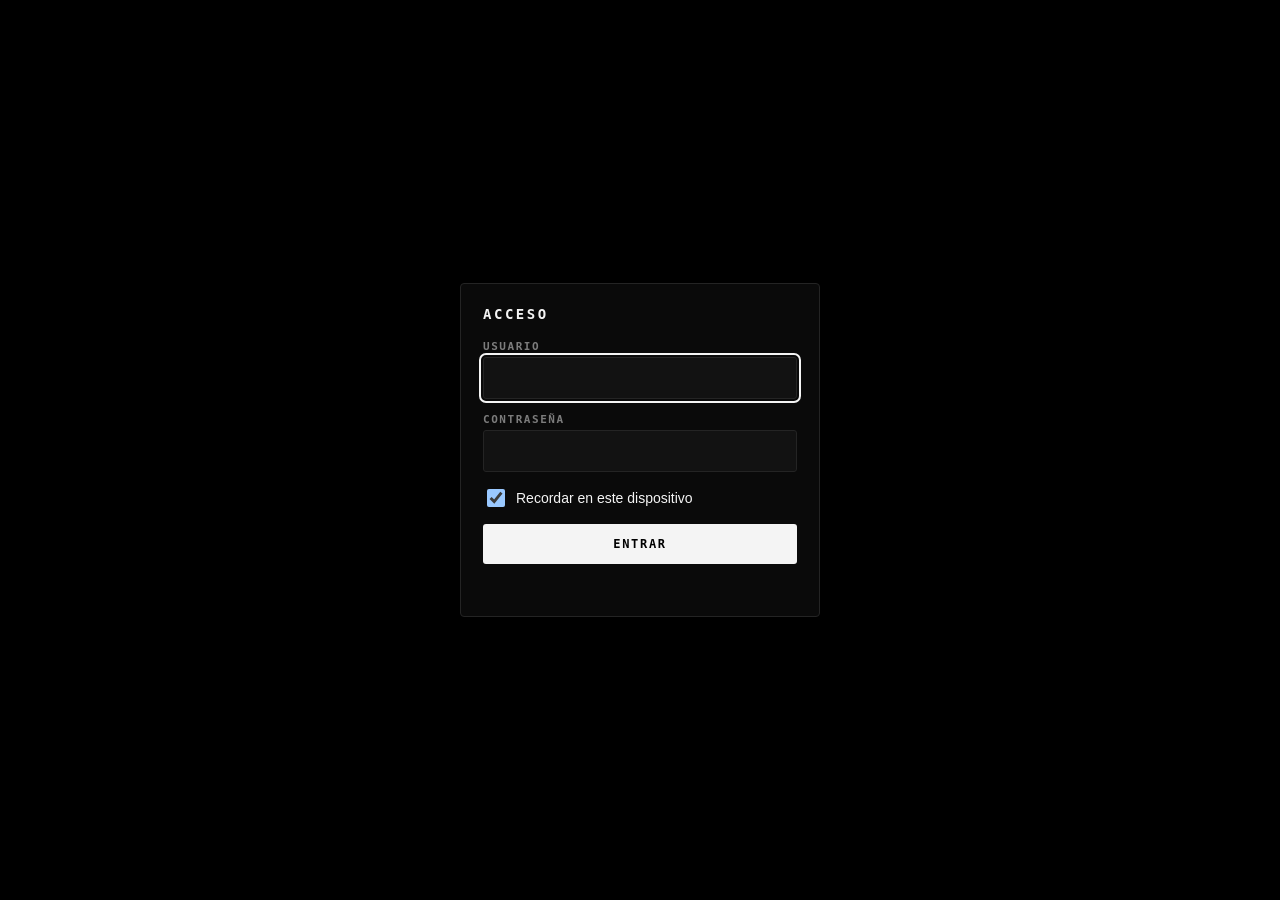
<file: 2345/index.html>
<!doctype html>
<html lang="es">
<head>
<meta charset="utf-8">
<meta name="viewport" content="width=device-width, initial-scale=1, viewport-fit=cover">
<meta name="apple-mobile-web-app-capable" content="yes">
<meta name="mobile-web-app-capable" content="yes">
<meta name="apple-mobile-web-app-title" content="2345">
<meta name="apple-mobile-web-app-status-bar-style" content="black-translucent">
<meta name="theme-color" content="#000000">
<meta name="robots" content="noindex, nofollow">
<link rel="manifest" href="manifest.webmanifest">
<link rel="apple-touch-icon" href="apple-touch-icon.png">
<link rel="icon" href="icon-192.png">
<title>2345</title>
<style>
:root{color-scheme:dark;--bg:#000;--p:#0a0a0a;--line:#242424;--ink:#f4f4f4;--mut:#7c7c7c;--red:#ff5c5c;
  --mono:ui-monospace,"SF Mono",SFMono-Regular,Menlo,Consolas,monospace;--sans:-apple-system,BlinkMacSystemFont,"Segoe UI",Roboto,Helvetica,Arial,sans-serif}
*{box-sizing:border-box}
html,body{margin:0;min-height:100%;background:var(--bg);color:var(--ink);font:15px/1.45 var(--sans)}
body{display:grid;place-items:center;min-height:100vh;padding:calc(24px + env(safe-area-inset-top,0px)) max(16px,env(safe-area-inset-right,0px)) calc(24px + env(safe-area-inset-bottom,0px)) max(16px,env(safe-area-inset-left,0px))}
form{width:min(360px,100%);display:grid;gap:14px;background:var(--p);border:1px solid var(--line);border-radius:4px;padding:22px}
h1{margin:0 0 4px;font:700 14px var(--mono);letter-spacing:.18em;text-transform:uppercase}
label{display:grid;gap:4px;font:600 11px var(--mono);letter-spacing:.14em;text-transform:uppercase;color:var(--mut)}
input[type=text],input[type=password]{font:16px var(--sans);color:var(--ink);background:#121212;border:1px solid var(--line);border-radius:3px;padding:11px 12px;width:100%}
input:focus-visible,button:focus-visible{outline:2px solid var(--ink);outline-offset:2px}
.rem{display:flex;align-items:center;gap:8px;font:14px var(--sans);letter-spacing:0;text-transform:none;color:var(--ink)}
.rem input{width:18px;height:18px}
button{font:700 12px var(--mono);letter-spacing:.14em;text-transform:uppercase;color:#000;background:var(--ink);border:0;border-radius:3px;padding:13px;cursor:pointer}
button[disabled]{opacity:.5}
.err{color:var(--red);font-size:13px;min-height:1.2em;margin:0}
</style>
</head>
<body>
<form id="f" autocomplete="on" hidden>
  <h1>Acceso</h1>
  <label for="u">Usuario<input type="text" id="u" name="username" autocomplete="username" autocapitalize="off" autocorrect="off" spellcheck="false" required></label>
  <label for="p">Contraseña<input type="password" id="p" name="password" autocomplete="current-password" required></label>
  <label class="rem" for="r"><input type="checkbox" id="r" checked> Recordar en este dispositivo</label>
  <button type="submit" id="b">Entrar</button>
  <p class="err" id="e" role="alert"></p>
</form>
<script>
(()=>{
const D={"s":"z4N6mVyP8QstRZ8sqUruuQ==","i":"aljscI4cDucdWmVK","n":600000,"c":"0cs6h4C3+g5H8CTQUUVJOZdJo3ROSO9YINhrM6fb+wIOs5Nzy+3cuzqZKf2k8hgvqGfr7n7OZOAs6gxHrh40h2xmwCHysyJJfGvXLsA4q8KQMXfI1m1EJMw0/Ffgbqp73GfeGxvKtynGE33aXhGWkasg3PK/m36jEicjOlZqhsTfvF5Zg5YGj7N4TOWrNOCDqPcB0SOKh1Y3GHEIHbK24/wRd4Wsjk20I9uesbC0w4ktwEkR1DsWmYVyfw1ilDVRu51i5UOuhAMJu4b3P3AZKhdOfCmbfj/6X3KCeRscsPQwAp+r6YA+CHmS0AvzioyP1z5+XlhIMr2+5IzckbHEEgg48B67WCaq4RIkFYL0gJ5rPjLswHBc4l95nZyVhWiq4n6uIcAJ/1bqJxsY6Dl9Y/Rpjhpza9ZsJ4iNvmLeKObbbD+VwDIs7Yvqrdf4iDqVLGrTi8fXgCgVeDdAc857J0SO+qqlStMsp+9YtfGVqzW1pZd/[base64]/[base64]/eLZDzXO52Ghfxw6Q2QlcMmrj+0PGIyKuRQ2cNSl1HEQOC6IbQNRoqdsDxTDsDH4VT4Cm359BAdSlKqONPZ1z8/[base64]/IumPgDH9/G0Bq9ya/VcjaYskNFUch2czosFEHwSTyPBdRHjLBhtbIW2qGvR19Mj1MvIXyePypvPJHJj18BZn0X5YutPop2uZv2g8aKTO78yKxGwaknOeMU6Uf+x8J7Nvx+BirxmEWIZd9rL3znnd5K8u96IcnA+/0fngDaTG40EPzKBcwIX92e/uAck+pD2jpiqdNoj7mlGy6bYf2L3fkM8S1QCD1mvnCg6QclsxVgiODnfxWqY8MhRJ6Mra3W7JEP9xLomQltiH4VWPbNdccIAqjlzacq4T8M4P5NUflyXV56AonbUBs0N30naAlRqWWXxeXG65RrvEUdRs0uHds7pcNLVNsdltb05s+3w/8OxCxehYOVo0zUk8k6yz+IXe/42o9MIOYeuNL04my8ubtzdAd3z5J7dNKvWe9WHdwLOx8WHkqkfxquZES6sON46e+tawff+qLlbGc4baeyLUAfeke4DBO4xer17rVHfG8Iv11qUcweWLMdrtC7pryc30jlrCLvmqJRvK1eKDwdUYJ2aRPuEjDj+lKazWV6S0rDcT4/+ASWWLqHW9b9TadeCvZAMOs1oeQTKZQGEA2NeHDE1sNrYNQbvheX16OsAbmAE5QVD5U86pz/HkGEiHfjifD4QDSewiG3KLardBDnuvpInmZvSTHHkl7MTe+RA3bHY/cPfrsUmKjfheKKEA5yvDjz1cjTpxm2ZZBeIr6szh37uNzw56s8XVORmf+75n/qEd0Acco/7yh93zOiISiDtvnBs8ex3B7iZb4O1KZvCkcQpFdouKguTRR/9fgOOhTGh3hmSydErzyJdjUhWZQynw7nCuQjUsDXQ7Zo1D0wXBxWcyB0knyci7z6ppS0awvnQzoYaNh9b1wE57q/FE+xwjruixX4EXAU4H2r53MmRj1iaqdi1qL5/3wxP8xOgU1CV9LIoVBKkAd6bOc53fZE90uijCCkdfmvqhNzohoRplxSKPoG7pXIK47dCq0u00tB5oOkVGwH6gz04+vnn7DXnhNb/A2dP+RkqZgpmT7ouaH43PZRPyVlmEbqYgZb9EJR9cneMTuTz6iwd5beN/ss0GR9HElUDPOdgur9g9Od7mGbb+IhMmp6tKnR5E6eHIFEkaWXpJphCXWFrWq0zMQWrk8aJVgOjGsO3QAfg+21EYYJwqUJfAdd43G9vNpMSYnoKWJBrVVDDU6hxzB8PNNcW+Nw1bmSY5YzDR1Ku4/j97pD25SWz5zY90Y4T6Clmu4VE8Iyudok7Lupb6839DE4quGDqL1wFGlbXjLXjtr9hHX5HQG2NcQ6lxLYJnj80zGFK7My1Gxw4jTcoLtnyclLL0u//07xwdkpmSlwrIQORit/q90jjj+EpoI8QpUZckSKNajQAr2uORzucJfTu259p2WqH1x/Jmdr0n3PXYpOheE16152H1xlXL0xx7C8+U/LzG73uWIXNkpduXJ1hK5RPs/YXZlOXDhHS2a8MD9TSzMlAgP/KyBXd9w7fgsOYn/aw3PZiP6NShnZgUw5pPpsILc4hFuyJWTVrrvyNxtCs5MyCQyGibOsKi7/iGl84X5JuaA6H3WbHusou4x1JWnN5qqp2iFzk+srIoy6ArEIljXsleXlWcUWLM+b3LRlerUtrrUO+CG/FIvl0AOdudVihXOIYgmkvG3SovR50JPlFy+DXcSpV+N1noFlsvRyUfRaHO0o2oTztD/OlqFZytilw2wHalcbAAj47hR2qi3/0JJ9YhvvrZAOqcm1BN+OJwgH7iCyc47/IN1wdfzCVSVsM/[base64]/kNAesRF6IbvEDzMjsdp2Wb/ddOSF4Gekk9fVFJFL+TzpaZIFTdSGOIGAPoOLFfFP50sUBMG7Un+c6A0TOaGPNVLuk1wuP2qVBO2vvccbUZOe+C73Ti+KdE6dGvOaazAJeMwB/[base64]/mu84k0eM85LnWf06GMGEdURrUmtFcWsgMZBh/UTthg/tomT1WdqOkNOWBfxlgZlwkKLW/0Dov0EVsH/zRuyUzbzXjoBKp6nM4FjY3QWgnQHDr+N+qHnqLbR3M8kvSmBvoMp+NwkNYz3J++KhuF63Um8Ztt7l4jCt5uFRJ1qCguP97tPHOhU4VEU9Pq5Co++N28GyFa8BAHSAuHto8nl5rFGn7/XdCKHhbfMDd5DGPOZNWcDl8TSphEWayQ5tWg1cLD2i0wsXUax5fCrV6R72U9wZ0v+i84zMzs1ndys85qtqeDQsagzOKKKv1TT55WuHU/KQ2iu0WdL6hNz7V95Yzu6uI7n6kXO/0NG6O6Y+d5ufdwMOrHqR4gmozV4P1OyVPmXIFqB0GaEqoaBPQ48jR3DNjGWDM0abNPkHJw5kSZLvjyDlgJMwOuBBI3UAzGSBZ71qO17JHaFA9PwvbN1rzReX6ii9NVT2xL7t94Cr0zsLseJVpJmz1dNPoX1/klowziIyugH98/+5gaiBLlBJ9m+XuagQ9ulqmeSiooL2pjRCPWsvjK5dNfGba8xcVMfH4L0E6hxriHiaEElMGvj7JXI2Kq4jgk34SN1lxFbNCNQFBWym9xSQX+37Utg6J0WRb5bRUEfXszjBoRPm+DAoTmib2C7hW/PdSBqVXCPFDVlrZ/S8yuejP+ITsb1WqCV30bmLB5H+hupySi2BwsOZNE/9Eb8vOLCpKM9EKtgpFyZK5Uu5OZOgxtSzdYchCqLoVDtr6rhty+tQtOpHwc6olxj9AcEwF5+amJ0Z3SE/tA9jXESUl7PG1hf4M4Lhy6zJnWk2LKJtEHA+r/vPz9bQAP86CTVk5Yf66rZT12Vc57yMPvjK6iXXuruLngxgiTBEiBE13J0rLOMkk4cG5wRjdMWwXn8tUOSPKLFvCWAu3/9SejShTXTb/ULKMOGZ1I0PAVFISj1pHNCf6U+XfWsWICJ83cfchiiTjqfn76IsuzY58ZvHiSzM9BRvv0wTJOUGXU9EJ8kRIgFEhuGOaGuc51oC5q3tZ7Gc4t1qg6c9jowSXT9pdoqVPwNDxBuHC96lx71cs+SIJSm5ZuaWPyQJm1uSzpQajg27ZdQc5eKjnWRXn0GXQ/9KzdmMICNRSDXPC2KdZ+7Hnv0w9V96+EFPGxdDNn9DQjXPAWlMsif96mOuUZvH/IRyCdvTMBmt6tYBuvOmlgMyJLRPVHXx94mZgGUOptmsOntC7m5R5RCx7savRBUfvPHHee0d+Udll6vb0rRNnudqhGghLMXqosnrNPANY/6dl6dAW0yrU0iJb3IA/EJFo+C2ynQZJEIUZ2hu31RZlPMXuhkebEdD5K0CU4JT4oMOeE0QfOf7C82on0PPJJru54MyBsFkJoNyOARMZK+GlrAJn4GsBWaQdpf9Km37ADC4pCwrmkudaCyYpT8r5ipn8nlAzRKXYGKWmDuDFL9Iyr7QBI/UD48hHcBVZiNgd4HPIf74FcGY4mSljbeNuoHoNYcUyAypdg9wNIKOLjer2ryr4FyZpmR+iplfSUCRJgGmuS3k+w3STAD0ZFkFuMbcmDCVXMIKoTRDIgXHCRy0yrwSMgu6hBIHwOvvBZHWm61jTCKVeo1KSsl+jIXB6BIvdvM0mmnaf8BMO9/S15Qyn52qkGuOFDH4LZw8TRZAg6IjOAHA0ci7kx5dHWbkCwsyMYXLfPuRhSkYTN+AtIyMIjCHQdftqwFhTzWBe6j/c+1t5jZvHqKyQ5J1PemDgcCoMtKR8ZwfTBN8CHcfSjU5hx/OvB3LKn35liu/C3jl96yRgNsE5TbPJVIYQtBi2V0fuI2MAn1isJe38oc37vF4bXWcJXRDa1TMcAsbRdoYC5nJj/KJuijzPj1SmXqn2WpDiq8eO/Dc5N+FYA5cUuvxD2Ly9cC7BlTNEQ5Ioo0IPY8wXJVJmZNbC2QVWeeae0+gK0qbTuoeVN1qu8DT/KTQUOC0XYaPzVI4LQKXKWAa1wot94XSiKu0TIoy7jmc5Gtxka1DRj1KPGWdySRRsWBiYJxdkzIgK6nnIPsLwafO0a5MeJ1Ci+Sq1olDbBHOk26vfDVUaCzhDawveeTswueWRwWZlAcuAuqdb03/8/vjx0LVIzvyaRLF+iNA4V4hZ/3iVh6VI/ZSrMJ+0EWNbuoO4e8aDThNFhfjoI5HzBZiYD1L8+3csgMLDJ79DlhSQeAsQz4Aw8q1oNKe4Kqg/NqJJQvzlWnV9Up8XBhUO+oZkN/arc4Ftf8Pwvjywu7iYYQoldPDfRCvjLhOisY+LRNFp8SehYeWhVV0BZpS2kvGSBOYyUtOVNzeSbK5X4/nIYUMJUhyDdNlHs6RyP+Dym+WovvKmtTsvz+DQKoiVAdgTM7BY7c+ojqmccN2CjyH1QjJTeu9trF6gti/etOBkdBqcaQKpfKlAQPscguCtqzTVGSses+XEY8YmbU9f9BkLyu47Fw8UNLF7qMUPGPzcruhJnmnERl7XSkZbnWtuavk/Rf/tYtyUUsFyWGbb1MHSYxzjaoVjFauqYjxFdYRV/G/OQjdAqnceZlHBpFYXCY282Nv5oqZo6q/pThfo/paheQ3DqaHOZ5Pl/QcooRQxo6gPC/zXStS+AMcFLOMy6GTcSSwO9v4N5+pNhW2vOWwYn9ASgFJL18rfh0Oiny59CdiDF02HAoHVZfZmUDsVGC7C7F96wWQ/nIuH9QAqkS2oqbzNj2ThHr1RCQYGuUp33FdcGjghgUKRc1sLsJRNYDjndTfOsWpXye0Rtn85XlVdNcxD3SEKPAGfd7bKE8JsnqtpDHk0DBxE9kWJ7HLoo7ZUQWpDzbFJc/dSTf4pQ/mtPZucCq6osClJXsLSwj0u6y8kWx7ste7Az9jANXwBKnlKkw14qOtsEvopAM61lVWE/tyfs3aSK5JqvPp5EDtR5SL7UP/dbi7ojJECRoSZZCZeYErgnv7fnPAN/qtIfJ/EwDDsqxJVmV731yAouu3elEo8+b99MFFkFzTQoc0JiEcSwg9+wdUm4fJCnlmC3CJ22gYG7zQrWJpRDZWq5uYWnVZ+W85TCZA+kRcxCuqtTiE7jCpvjJo76BdGhyGIFEz23fZbAnO/HN0PfyKskyNBiXCdYa6Ie62y7DcGJHhE6j+UKduNH0AyroywgSFrPXVxJKP2iePZpvVZwzqdUdpLqipwXCBHdJTDLMPAuJRbEJLyRd8CYiZijWsS1udcTNM3GskKsWLnt6dFbysmA938N+fH8X4thqbtrV+9Y29pDpETB/VV76QpNZ67hBVfwGWSyge/OSEGVVeU9AxJY1Osm64a9DN2w3wpJObcuPMiyQY5fq0LbmE7H2NHplW0pkx5Y+CKBTSMojyhV3ARYYc3iougiv6RA2tF81HqFFTKwbutv5p8sn9Jivmz9kIbuPVlzDskIkCQGMzJRKtCqBVCVrxpA/IzbrEtE0tjNXpAZQLQOh0cxwu0foW6P9ufCGZJubh4naUnO+LaNhMg80Wm7AGD3sF7idN3uOjhBH1V3X5TYOyCNE74WfjI+3PN0/G6Ko+it8pc4yr0fG4/OTpyXN/kjIL01/7zrOvRCE6hM/otLPGnW/dQr9IXEbS32DqmqAqJkuRAm4nKpDVKLH3bLwBiSdhMRyOYgIkYSMFSOvrLt2s0g2O9a/d54uxNejmkIoQZs/X1CgnQYS7Sv+qcK66EpqntbFSMnT2qAcUuPSQAPgexuvlmW0kIFYvonV6P0Tl7MJ2aGwFtzuakWP8To7DljLYZMk5Y0FkpIOttXnKbX/vMMKEnljnNove26N5+Uqx4RQmYVEyex84PfL4AvdeZoYCA4YFkEFM9+/CdTzRjuDKGDuZU1zib9eKnAdE1RyKvTZQhpf08T+h+s7d6/zCN+j/Lrd/5TcflCY8l2aDVCQov/o1rc0meDnSCUEkEqU27UZ3DI6KGD4LS53faPPS9nK+8m8cPx9YmPsbQxfFc/zGLQGG/4oopiFHQ7mhE899jy9T25roV7k7Mi/WbfzU047kC3ylslTWeyeW7kafB5sKU190XDoCSpd9A3dE4eoBp2r0WEpxbaOacgqt+ezY+ozriA12K2At0akejvB9e+l0R9EfXwYNqJE01L6hiZkTahC2aqKQmElAfTGQHKA3sIWH2D5y8/4wUhOi4vcUXcI7CZRjEgEy+IxGbPHmE5LPGngXXN59SCsACaZU4B8xYnNq0PBguYEjG1gv5sLXhm0+FaITDnEhFUsqW0E/WEXpARya1/EYhbli2h41GCsv8O+pjMRpsOOXwjjTGWFkWmbg1mnSyrbCAxXjPDBS1OkSEvVvP9fwamBaMBNayEUDWfLnCAWNl9ARCW4v9KS3H+BbaeCQXURjaAze/[base64]/jjvrFx8AC3mDk3pFQhltQVX5N/3SZkenfp40L2NSvsdS9CG2du800PXqPV/jEexeQYmZc/5Q2185UWd074GB6xQ0u5+OhWuUxHnnHLUrOp/xmW1xFA/+zAj6nOFwDZGRiL1hAfx0OWTiPIJa6m562dOhE5qA2m90gDPw7FfspLhmLk1PVCEPC3oBf1aywJOt/[base64]/lMVayqwD2csT+l6BBA7a7SupTeYt8oZJ9WtmXuHG87k9wrO+/IbTZlrSF0zQNuEryFyELZWB8fGevZ86bvz26jYIQfuEI0jDr25yaKIYhpdNGSYhV+z5ELcOI2dVxiq0sxwstQUfFYRGcdLsH1r425fPQes0hd3BBrvF7xTCm4clod5oFDUpmxNaufmpIzsABTr8i8E3pfoAc5n/iCKJirR3fS3o/[base64]/ICCtnxLjWEs99+xkYKuE66qRsCgYgcr+z2KTDxQEU9Du1KDxojBYuCwoM1X0PZKUhUkVf+VG4ncwtyR6j9kwo9pN0hMLbXsqeyUL1RfYZTVzADxi4yD29710DjpCp0QdXDRDH3EtuhGL25TVgxRV3ws2xFQpj3Rov28rlITTrKKTPj/wxrdeq7e4qvRu53kLSlvD6Xt8k/PazxJeYHxQYJw39faaJRIXSTrMfprL7xw5ts5Txc+cZfAf/H1s/vMWdzgL99fch9AThYqUFMyb7ZvICswRtJqOLmUpU2nrnzdy24DKu13qOxqkjGnukGGDOFQlAVBKOJJjYGhKpNqhVI0kz1xI9x1Pf62VOB+9jTl86oH145Y/YSv+vvx4ONCW3MrqvmCz9+PgsdMxYE16WOlPGzwFhIEiJEzlPmnjUlgKWVeXL7MykPRz00Eb7v/qS6j3xZC6wHHbwRaQti5FyiIy59wNLx/CUk43qfpxgTHzYLrvgdBnyXh8bT6Grq+MHuTWCJCRw2QY5zF5CXSrVogZAp7spBwlq7/kezb+kM7P8jBX2DXxLT2a5mdpcrLhGvyOWr1JJTTFmGxFjZcK/kqw70zKM+IAWWdm4+AvLxaQZOpG+BBoI68GlB/9tsWWgQ931Y8r5wIzytl7y0iggByO038AaFNzlRatWRaDoqubmv1U1w20vwrdEnJoY0g9hCoC0BP24EqaMbPD59l1f4YrJIhx3gb+IybYHsl7UNH40DJ7T+g8a0GI3ETzqHUzc2OmWlB5LGUiJPYamALPznvRMViElXV1W+Tb06uYeQgrKPMTtfuEZ3/ZT/[base64]/sYBD7JcHayV96sPVLps/854dGu1JwyLusf/moBTezqn0aCuzNEAAJGL6vd/VLiXtgBGw7FgKAbeYAnG/CYHYlgBDAl3Z063ugzEulGiooIW5Uq3eZiSm48B/zqS77xeQVgGn37QWYfoaejGGnlU//hwp0/gE/8zAnQ2rel3gvtd6oK/+tStEwDXbDhpipVl+kqcM0qicv2dauwcF5p6azCbW3A4s+toeO/gmz/E7dTZ3GLWWLRV2FCY59iLvI0ptfOOLvS/39O7VBJZP8bNsH7HR9CcmOT5SpGjlE3qfZinbIhyN6VXsmVCv0E8b+wExWHKtXAO1ViVhqibfedeZlPCLgcZHrjx4jzqaeoG1LnMZnQK8BMkvO7x1K5rx4nBFVxmLWioyOP8b7xexlV8HKJC7lDvyXQBHoUE6nknwmtJEa1EOpgpixOS/jOkOZx6kaQxW+Q6EVr5MG4QBlrIlJ18S3FferAGp0ZYgWcgAcj7glZK35B+A8j8/HFs1gMa6icBu+eXgCoeUFHqMxBATrDAl5rWUunJbq42Huvk4hBPXAup/GRf+qQNPIrKOzRwA9UKA9X00SD+ZvmVrjkNWYDqHnvT8vZK19r4iKY0gs7/i2zosqTrw7pdViwgTUDCsmk7cb4pQUqKaVvaJ/W4j7tK3ajjZ12BQpCr3Zv4OYIbLJbyRHYv8gT4n+H328FPETIuczzFVt7Hg5LLeXB90NcnwhdugTyOwuZYAetgIo4O9q4NMCuqo4jdtWm/NPgqHAKlwCtheoJuk4dvb7jadsF2CYbTdv2KJhDlEVjCvClLe5SGoTqjYDnJX/w8ApHxCi/+ongBCeUbDZVmksLZWxO5hIeASHDLpmomX8cPwt5JLPn+KJyYqh20YzAbiFP+KhtEL2LQYfzfsiIh1qdSkLMILmwAl/[base64]/RvdXBYo7UieR++SZ7W3npkBH6LGA2gD6xkBk+vhDEcdKJE9O6kPGoQl86Hts/+SO1vzfQrC2ghWzJ/q16Cob737+3PpW0aN0Xpqbg8RPxQc6zBTGoNXLzZ9h4K9bLA4Yr8zlf5LykBh4T/P3IPcqOEQ+83mQ3KEFlnHfmmrFerDWiKRltHFXM1fUWtmeVKuBqoG5biOeKlofpCIz82s541WxgZDWWs1tYgn0VdIeDs5DCKl/aU/sy8o6Dh63OBZDI2n6R5bfejWdLLpn8QRuuaOc2z/t1XFZrfNUD/clOlQdEh5LKfl5cG6D0DIBn/FP7fnP4CSav4DsjD6AgW0kNTeNpjl4CcXw6Gv8cVkxGQNGax9emTqM5LHpQEWMkZKFYXEDf2q3Ui2nvEGjvs/VNvPIYxcfGHMumVyxdgN6njvQH+mc9GUSfB8lFnVJGaVrOSDLEGc4HNUGe1P7xvwWfsJjcJWhvy0366mMtdcfYa+WfCz1X5AbQ8SGpOMlZQRSUBUCTS4C2TnHp+4mnym/pznJ9xJyYQN7+OOxbGgFpi2sTspEIt8LeZQmzywJ76TQ6LFG2PBW0GKADD9wSrN6a0/3/YFTQQN9rUPGa3mGgW1bH7mbqKjjFg5nGDWRzh31ad4qS5omtQBXDfkvRhdvZxQt0hU2wsVvbMMbuGTQn5uFPk2NCie+eLRJvlfwEZj5NZtOy7Gg7EbIKwK1uXhLNCCG/yudOLsuWu/Md6CW7BoYrBvMTxrqteEXym+R/hgYlnHR5d6LFHlig5tQdLZl91oBf9e120fuo4Zc4zWz0qcp/VbGTFqenGCrqm0npUFzKea4tfTlVd1XjJbbY3zfd7AH06qecryCXjk6r/RZY81v63Vs47jIeAjSybhi2JX8yGp1xSa2a2Hu4nUGsbXN6hfFLR/czFI6CHIIqmoiJ3H+5JoIt1Cy+UKRUxqiN8hWan0fclX/zy3KwJCAW4tg2oBbSD/HqU7xRqMuHUAAiIOO4P5lddYWpPRFa4v2wne5yraUG4wA2vjedleOM/PcOaKlaonxsZcmLsFKDcM9mzX+SlxPLSREVPp4/ZyQd+EoBwVOxFJsqcfC6LJA9f/UkGNfLpoe6NAaV60J5rIhKWZpax9pCOv+SWPqznaR1aOinu521YMrPEZQyGEq1tScBvy4fTgoecBPD7KD7sZpa4SUh8JI4ghgoKfh3S3Lql1AyVDu1SEDudKVV5iIwmSyVM4UAvSCVhdsrFLNdsbXeIcuiyRVE6e/Q08ztiGUBbkmC9LwNNOhj5EEY/9kj5Aem4HN05lRE/Wlrz3hJG5Dszb4rJ+1ohHlp9//F4y9riUaLi1rqErs1ohxj3ikGGV5t2rI1H1/GNNu5LkLh82Wqdgyu7yFniC//K8QUlusy03Q3KCw/XVkG5sKNdTrcvTKsKwfHZ3q2MlNbYx3xDBb3KOHuRYWiEn74zu0+5Rmplvt+ZE3VP2HDJI4kQjzo5cFcjW7P//WB+N+wRtgnsJol95hRNvn+jO57f2pZPwBcDHpqYkyNK7lLmQaDXzlrxS7WYyjqC09SltIiLugYccglD9b5dJMR5KPc1pbbdv57co8mXk2Ux4/tx8iNlzSv9eOh10bIqisU5ixh88g85r8yv941zT0OgUNa2jeX7D8m/d8ghu7fQR0RmVWti+Q0Fwp3z9vfnUoeJKIXrIVRgBjZEcp4dqhskfXdI8CKqUaWs9CTYbl2L25k/lLhTpqTSJbtTl8NdRyftfMS4tkLibzHJ+cBoH0bPfHO186gXRk74nfyJVPXPT7oRfb+9wPq5+LLnV7jMRrFwZqd1Kmirb498FDX41d8D3+sFS4Hr2QLX34yEeZC0OMCfl8T9AuM2/mZiYv4Zp5rXa4tZJ3oGJReZVX6olYjUkKK2oEVqDtC3GJ5OVHpOSKcm5/1lKqhpHOpLunGTJIapb8a9ullENAS09mrp/8yQLq1eYcrezvlyILLX0op0skzssWNpJXr2mVRrWCs+OiVoqrqvBKHtTyAG6PA5z/migB0+GnYtIaLBJwu+WWLNEMLnLZIoo713ypEGQqsRO5GCOF3wgBAWQ+JlIzrAr4ZJn8hqDZ573UEoPgymxrkQBhpcIRT7g4Hwa3HyBIb8UW+2OOMa42QaWxt2yMTp4MumDWszHw9yxi49nmO3KMSFQHtqZoaUmtEmvI/UpzThaYGzEYf8Tk/Ygm6Nu6oooZsVF1wbsutOTYUJudiy936WDzMtPdS92fIocOrApVYBbdRokebfjIRruxL87N+0EyTfDfPkKJeYJmX5O8Uur07eZeNA/tuLK4wbsVXFTeSyuFCoHGcYo5z3gZz/5LK1vJFPPG+V/EmIoEY/ocEx7brNsdgNYfwq/yuCLwlinC3KtxwDaxEOw+zn9JfI1uEuDNM2g70/Rk2mvo4RmnCuRE+rSn0FF3Vg1E/5KpKgeGZ55/7xzjkGKDHjXboZVp/gKuFZCR5U5RnVNNtYOH2znglfK5ZkgUypNQTfS1jU88nzz3v1o4j3IaF4d9sT34W+wSRqSy5UpQmkLMyz9GkFFpMUdS2ZLYeGJg5TBS6zC4JFA0vD9kLX9EWz5o5sHG3GMlpDGZ5yfssoz20fJDyuGFOs1ZvTlKud5E/FNANGex8ddQy2EBp+CRz4xaC0P8t0Evnyzw9UYGCIHqvH1KTRRzYVy0Vo8y8f5pd7J5lmVpx7V1UiAj/SOY5sztZA5v4yo8hDDGWkDKlnv/3x700RHCmA0lbpKI9Tl0sG2i1M/n0D3DieJKizPfE2X4EyPcaxMOU6YUrwem8+DTjNpo3pHixVFV5M5C/dMMG5UqpV0Kyzm0th+UsLWrXnbXPi6SZjnQoTTpMASUMso6d2J0fQ6deH2go+YMArddB7jAe1Ya56Kk39wnUKYaJ8Hczv5CV6k5UHlRKmaaTdCsEgAOidVQDVzqKmwqGNH3Dx5+76QMFSh+ZVkf6QDSHiTzQ/ti57jhIXu/ATBcvI26fKV4EbZn/cFP4gQC40Kr2LiLCirVg2+eaSzDO98joTL0r1evGfjdWyTZcRrazWe14srBBaY2Z/wINvP7e3Tn+SPDPwPrTMBkmDwYJjpKLByVRJ3zY1jUlb5T7UPScYc3U4lZp9IM7lLNzEg3dITkqkghQQanDGvF09MK9lVcdodmbRKztGOUMF7baOFR3A3llPDJXxs5drjcg1QZDuC8YoqJ+Zs6tQROcXh846aUIeOhF0KXJNYh3J/rQ11e658d6V7P6fHBFxdIWF4751nyUujzO5uCut4CUC2GHJVbAm8jtmPtQb/OZgf6ay9nCcj0baSzCgrinsKlpnUZbW/R4d//6nj77yHisaTYRT1PplVxGNa0WU/4zfR6T8SicM9AUUBBvlNsAASkrysYfUmQLc70AF1N/uOdFYboHB2EMIkzbf/ZOaYYG/eE6DNuLARl27kZBCsCA8jVCBcnvv24tMU3/TUfZkY/d6ezByco6k+fYC4BCiluIAUX3/Nx3jKYWx7/BSAuTpKd6At7AN2LYGmQcVZ6wH446Tjr2NeVw94FPHGktt8vX1MbrJehcrhCMLfo9B/snwE/Rmj0do8lK0aT8zy56XAEuTPAdGqhL31QIAmvQVZRcHgfL+efM/WrHInVJ7CWFfcBg5hCUWoK8sENWfPSfM5ctqVZ1Gz8ISHtnKRbs5SzZXu0NVIE4oQ5+j59lAJ2ARXTedBy7nOJ7w/4mvPOl3YpUopgfoYUpPpjkT89IQGRhbzymYgXsssWafulYuOHsEbn97TyNbPthvof5Lp4yzxmu/KXuP8eZYpUhBl/Am4eGyp2sj1CtwTN04dTFio1RE+4oKqyjdDAyzY4dF6hSkQ8ORoP8ij0ggOheeZ5s1/IPNoNymEQPGlEFXbOPgitSejEY9be19bzpJie0jeATaW6VEiAqSo+i9+biRWLfhH7DV5IN9zd9DmILg//6mZiQQXzb8OWlJUTqtylY98AH4/fJHM6e2evWYKypcqtlrFt0ywHO2EKTEyRF4nekk+QT+rBJ3G6ILg0Wgon2YuKXlOHuIJTmEygrVUK8y1YwX24FbKiV7+fu7AWJFeBtD6qspn5V2qOysLN3/3ic6WLR1vc+KzVKtyHChPz+/KZSMzTCvJUK+9SczlC3hZHzA4rc7+oWAUxZ4dPaTyC9MzyKFMF6QYL8YFJAiGnA4lYNXzuyLOKrViGAE+i8qWQdyXA4OZEXwstNm185rjHYxtrbJ+i+lN/L51VUPbUuv8EfImhcodblkEWopd9N1Q+7+8QRr20ZpPL1bF440tweIKlVaBFUFviYNarz1mNaLv2DXvLHtT9J5jUzfQjiROFl/[base64]/l+Od0+he/4l/Qiq9b6LZszJYawyes8Ezn/3LqDD1nrBuTdnJgBAvZE1sP6Os0Ip/[base64]/RRo5Y2B+k1rwYQ+RXdkT/Xu7tkCVGrRCrb8AducCKk6kVjBJbtLbhpAH3fv4tEYUbCl6WvAHV7fVMQay88LFOPngFmHMwb6lafMht+DDzmW030t3q7vkCaRc5mK7GCbMhlLejNWAuzkFRO2yYmpyD1g/9dYFV1qmM6X6KrJVarnPdCmpujP+7LqbEU4L+mElHjErQPEMvpzfaVs+BYredwqpIe5/ofgw9o2LXcb1iDxeixlXnzmH3AlJkhUXc1UVAHAoQoJIBiqyzC8Rv2Ac9miZMI4nirYiLoHwHv61TjdKwwN3nHHgvh11WQC5rA7eXtbtppfzoKQI1Qpg6RYAlTtNwn70kKickyZAGwoCbkHt8g2XZ361MJTbDAa38n2oxq/7LNGDKlIk1xOXWWkbeKq5gZMC9iEQkbgEAdojGzGfAxJCERDeMe0NEKyfX8ctXxb5YUWJzm/jTBjswo/PiOkRUo1pjVvyIxGw/hkVW9T3kwcXet+qEJowc0w+9ClTyRu1aqyd/k1vO5d1CK68sM7GRnJnIx+NNuX/kznEVuxRq8sFZFFHx0vKuHzbZ0U/PVLJ/jVvZW0knSZ87s117T6pDayjIgVOWJ1X90c3qd6xfksoLCbT/0UyHabbx80ILmFmltd4vQ3Rgq8QPvDlWQwSBwQCO9NWL2fpfJvTiXIH1Q4vCmHIEOlUFo0ZWfJLRVZDrdsmU+JOFIYi4kma1rQWUSp7dp6GS/EE75RB1lW+BDbaey7KVPVpX4Wt/RN9hUj2m+ljMCI19HvJNfS3hcFFRZmKcvQ+sf0Huy5BfwpUcZPHThrJ4qgGYvX8pN2U7xKU9ZjOABgzIkAlbwG59zZGnzZ78YnX7vgeDkf3/[base64]/Yn8Yya0pPUUG/OVi8K2M4685PSky5pz3teI2m8bDaRaTN7YDn2ft4PetIO7Y7Z1jscUpT4E8gXEYGOKDa5bquFjaHbsS8VQMPhnlDzYVlmp60Fp3PDq0SaOdxmpkoTIdVq4E5G4way8m2+brWM9C5oqdloqbayJ1rKq7CPsQxWCI98dYLXpJpwv0GQAkonRZTiOX/TsDJInkGNzbg7XVRW+PwQEe2NpijxrKXx6N3SRUP0KD+sEFbbGTLZjpCbtcWJmKTcVn/H0KExOAceOsAoqjzwFdUGQ7tUfag9tNipRMDd4Y43+JIVZzeidh4gv5mjElPIbmmHKsCwFK0Mc8WhjIL3nNEPoNoGzI1M0C18vDXIHt5BVFw9lhSU1Ro3Q8h/[base64]/bw4Q9ZKAeRCdDhiA5Hs/hK9wNJCc5pIoUp6S4fg3GrZYipoto67EYw3H/70L+G2XREeU5z7walHQPXymTuWSMUNpIiEYnnU/8ZFZ7TXfHffH9i1ysvyqWqioqZEonBJTlT5ZbbUL5APJlKgfzCMrETSDzeaApD8NrA6/tLCktANZaOkMaPU+3shkML4p8xa59v27W392qCwFvjWEzbWxpk4/yv3udMwH3recdlnsNDRIgPxENfNymP6jwhZShnvojVR8IvxX0Uvpoi3Bboy9A9L2RM12WtF74tyzPt9lkPCuhHvqzCoX8eQjBQr/GyIaJkZhjKSj8EeF3WKMh5MQ+BUoyqJ+kDUx1QrMbZEkFe3jrMjAfKlCIyEQquO5d/wXSakxGxbFeVpSfEnztzyBricX+N1JamB2KKPK2ncxqIVDKWwctRVBpqQArY05HqeL+w+HbA3DSYT0d4xnyM5Jm6adDtq/ArkDTgvZndjx8vjxJblsISH96oxFokk+jz7fhf0WR+1bL6Zv4E44e7od2tS3JG7HxKknY2QGNCiwKwrXaVhmYIbnUyPI8rkZhQo/0CN6SiqLJdLROff+McA28HYmkuWNZPUr0bIPR9eLFyldJfosoEpRQnjP1XdaAPmBeUn+2JAWSnqDG4H6/lJ+lxWCCEmMP0ExPCcNtKOUH2dOz8ljKCvjzIqu6DkTatZmj3hiY+686N9p1a3VsqltURIT5Vd3/pktruJLDq5uqWI9le5zYjvLymEMvONZ7eEDTRrvn4UZpWBYPej9B8yX14Z8cbVtM2uHb84tb0fmlkCz1UB3TJ1lyI8thlj9saOs4BMakuMxHB9p08imQQvcpV9IxZjZ9BQ3F9kvjev/pnuPAUDTtcxSR0FTm1r3HlFijHurM/avISzuhFogk35Vh+/+R2A52pW0mA5TfppqXKCybsjbMT6Nvf4tuuRBJegUxknSek1oYJyi9FYDmGFJ0LUUL/ExR34SefHB9Au6A5J1w0pseUbO9mr+kq+lxQZ9eBfRS/TgdvzA1gO1M0dpHJUUlwf7R/[base64]/k56YhjTGpOKEYK0Adr0uANn9eJQaPzXbdSIR/nyijrkvJp/cTBRx/Nm42mUhD/JBXR+rixJ6wcM3Nl3c+6irkJZQhNWx1G3Msku0rr1t+lS54te1OCV36/J++3EnKP5FtKOZd6PhmQWevOmqW1ISLbJYqfX8OHdJfpTatbYHHxYohkvBrd6yCREVaHFig7/1WFvSLejPVbNuip+wO3Bh6KKV6H9GoWGQaJ8dAAHZHFv6ws1V8DAEz+ZlHlLWZQxUV6rbaFP7kPzgmws0jGq95XiXfTnhxpwxIMz/ChzVTLLtvU7VB4qDJhUllH1V2dbZadZaijEdIMH/4G86sSWBPcdR/ERBk+OMxXfy0PVbQ0gMhIoJ0B5Ta9vUjwcMfHDp14J1yDfdiXUyXGZ0Xl6P6MzkiOLr4uYtyu5ggyr7Ulkrj9uGWyRPPNEh6ZkSnofmyjKe6K1V0tOhu61jBEFKfocwwjZGnI3QO/SwDsTLVcLBjiI3t5mJKEppeEe+ZxZIwKvSroTDC2q0XHd6FWc3q9CEMEdhNOxu8IgXUL/eLOl3x8h/8kRXzV85B7gW1qCG/roXDUQpcZaLU9SKRFcqKUkkbkH0cqPaXVmo8Isl1J4HrOJh9q79iG1qamkYXU8N5aGCv4164oDAPNE6bQjfYy9m8loH0XvF7a5qQLPb8wp/TZDsJozo96rPm2oekHxPzzVBIbugdRb+z1XbwD8058j3uAW3SzO4Zss1ZOmNr2//[base64]/sg6RFJsjDomLNQrOrJLWfdn/IvYKjlJs1nTt/e66BIJ/k/hlgk8hM59RT0UWKHYArhNR1iXrjCKkRZ87/nmQp5o4QZIHanp98A6R3xjGVyAkT7bMdnzNjIWAl8ED9Kf847p/4zQnAb0cdNQbTtUwVYyQ6DCtmILYtO4Eingy2Qb1NeivTwAsQqRMBQvd9A0/HpJMcEZmig1D37hv0kCrLO6lSU2Sn+JSppjc0LXTE73M5Z7+tD9PJw0PZyVi9PCOR/zJjfT/AA59nRnDJuPpMHAzDk6u6vdujNiZ6cSABMRkfJVVSmEYelSSu2/Q7EPEZtxsd8S6d6oh2vDhxKIXa5Cb7ztZSNtDy+Tr7x3+wGG5P+0qH/pErcRR2E2lea5wNrwNjctBMgWV6LwlRTRgP8iJObkFF1cuwQa7ENpBLkN3tOMYFfkG9M0p0uWr40DoxG5nsYf7PKq2MpPrVKr6YbxDqJxVa3/E7TB16GSBu43dnYCMPMMIM3nvvPigkcFStDyJ7tdEPzx3tLAWtheC74s3cuj2OXXVMUydAYsChitc/wVnGaMx54PpThDsN/0TyZgY1S7kTvS2gkTvjnFm1RGfERfiPXkJ7xPZo2oV8NNnzLPVQrAK/nAHVMTAx2TpaLV7BCmk1tivPnmriU6t7hcxDUZqtioxrsfwS+MIKxtgFTV0xUKETiqoxRfMMfN+RGARpqODf4C6gqee05gzvIInge0qQt9hv195LLhQm39qg0jhzKmmUrE8E6FW7sVpl8G42kQsYkx4fj4czrfo/GNUlhfHoLHXUyrvOcYboR6Y7ElSDpxQBgyNdLack0fTaMX0Bu5krmPDTERM8j3D9i4VxqiGJ3czyu0fIrMIbb1QvXGmNlJ1rceVQsi0bUKZjajaV5ZdoXJvjveMzHpmojuNFjXGkYmtweCyaBJ0EgvZsu99EDwRiFWcYsGbJRtAZiv8Ssw6vTMZdbJny24tMKOsP/llKowmVeN/NiF31Fg9bANEzwjlN19W0FJp+RNPZSqoh/[base64]/JAJiNHUq4h1cMJX/8N+T8AogHIV9t9pSpFuDKzaU65waCdYFBjz8Fy3MxYRF7xfps/1YhDkU74JiFsZgTWmcJ3pn1W/XnOsfmqrWI/S25pvnzajR3EOrv3TKkuVFuvj8UyTL4yqU6rvX10vci4XsfXlCTF599DBlb78GkpYLsFDZrGDiEFmy5cp0cb5OMF8CXyjTpqf17nIYRyKuT+oVKFnj/4/[base64]/ZQA6C8x932pPq7btTjsX9YNO/wPUDe2pfkxzAfO7UHGmNi4iAUwhNN6yyKN3IT4GcYKzW4SfimIh1/tAg3oZNKD5/srSFRFMJLxZwfoU/z1smb+pNHBzrPcgrzeshUo5b0iJCG/3Vi8dHNdYN16Dh5Nj8FlgkToTUzOqoCxgnoUpM7/xl9ZYU23Fc2hsaHRFCOwSW+xcPcfzQqjJ0ZjEmTQrP5FWPn+l2nV6iMWvS0VTodfG9DElvst9uAzSR3SBFYbx6/FTRUKu9S/IP5tzuoC9rQzW1Y1njsgGh6nPTw2riAmTyzCEVHTnBi+CvkDVa/DVnUZy8rAF0uGOSQ4oxOs+0IsZNSasBQaDTb6Y6HJi/mru/j883oa6ByZqi0/zo6LEnb2CVfmToyoyAJUAlcYrwdlZMc1WBw2KZfGZbcGfnkphatUmaUL6kJTsuFml03X5zNqD0GoVK986F6O5fVCeYtMIp5z6LSPbe9sIC9Tle8hvjd5DaC0vC+rUHHThMkjq0f8iwLFy4EBlcdSog029n9uF//hb2S7ilfgpThAchNJ9lhlQ/wMSr0TqtT/09GXAnx85HBx+nKcgClelmIZnr27+3vJX6mIMXqO01nOCJtl5N9T0lf0+sMUVaQ8r1UtLQyz7ioDjqeOgLG3ftJuZBbvmHl/tWHeuNvDolhRBsNN0KLmGi2NhrNjEjv3I/dLNm15GnNrzMVHsBFd9EWeQ7H0BWy0l6UM+64yJUIurM2fDjVSAqWe92rFr5gbN17Onm2CXkrqP0YIaRWU5FxYKaAFnkaT+KMrDxDwczeKKlTH94oaSy2w3XOJQ8MfQs0L9HcWFiVVWX2Tx/CHnJ/wqq6Ow/g0ClbvayhL/[base64]/enOkb2Bz5J8E6EJXYg9VRgATrm4B7oO2JfxlcgaRRfoIKwxbAgLbrxhIBxD/eg9N55ErmTP5nqtZc219WuPMxa/xfMVplyq4vFsLiQxc46j8mCulI8itzmZStn8XS3Jz3v4UoouHFlVMqHLBjfX6SXnUFs7aqR2/MyYdFh3OQ4KcNtULwuDJz6lXrQnaH7Pnq8I8zIZJKevIUxMjutexxjLn8g7CVDckj15geIGE/6+f0NuySiB1NI78hJZGUniO/egECn1PLSw+G5jHDh4OpxynbVh4khrGR5/LEm6F0zFmLN7dHWSue4S0af6COY6kmm3K3vG92wm0zjToZ3QCzBqh9BUR1WLOs03o8NVGYbTA42D400bXvyPoE4rXUdhJhk4FhTgBdPbYD4uAGQTdMtXwGlevox4WEWtlpcRjLlEL/5Xn9ORp1BCjRD35PbgeIL9mP79ufpbBYTg9qa4uTs47jRO/hqwYptQ8ut+9Qw3JuYUDF5IRfls1HDsO8Hjh5nlxQKK/o2AOTe44Dpe55Sk32Asp2skeZG48EziD5k1Y0cZDVySK70wK0TIgmFenRqKgL69jgXv8+czzemrCZ4QOamIFMMHURNO4SNFowG/iF+aYcYK7GPAXwc3iwb99ornOo0EWrt87IqtR/fWTn0fXGsTsknGyjBMmeAFXK4la5OPsqL+ZPAyYaF1+2Zyhfv6uKsPHOYWGmT6KrIQmdPDt7HYk490/VbnkG8u8y6lqf/wrE1tbsd37DeWkMO+H3SWa4WheUXvvXP6wjotXK8qErRDbVOhUgTzoQgQIpbCrZ0EN1cE5BxA5pvfnF0dSwa1JBXpQVoTjCJkuzTkknQ64tV6xpkN3sH6gODM+qdFBQ9ACq1DP4tvxWr1VLAYoZoSrqhTcyhh0v+zZw2+iUQB40K/rDoADQUOhHtA7BUc6XnityDEzJbPr8JBLFVSF/djfsjonkRbQ5kPj6BGLiidjKQQCvU6qczwsTJKeahkPs6sUR3dmeaANaZjheVo3sp/gWoghEbxq3KH8NqKaOSWJ84VZwPLk1AzXH1LgHRxjWAjxdpSf71sfBgU11xYSKSEbg2gShvKB3nQjCf/+GYZl7yyGqX+HsWICHshp5qOwBQsOkKHQWacN3qWlpNQev2xbddFcxqzIwLH5lGfdHwXJcNNtLXiv+KjWggZSIBee76YQCMNLVqGmQai+2sceuOp3OpHGYCxhrZjK+Gnvk9zfZer+QEXHBl43UpLrJ7+tNZdBbZCFXG3ntyqLhbpDfZAXQq6/4oZTFTDP5tfJTN3BlgZ8dPU8UbaS/el5RlRWW4jp4jmbFL6WLZNvx9RO7sFKJeW2nOLpXo5AUQrJN1ClMjw5UTubC2wKi7Cj22TJFium9a9ogwgyV0Bl7fd1fvGEmlRwCIeksbrTY9H7SKMEwvEtDyjhRNOLJ31K3hMZJxOCu0evurPuzg/W2K+uu8bMm/kaCu03HuynYQCy7mSAS5QCjW6pkhj74/O11Gm1GPICHDmAZEy0wWcY1WDeOPG/ublX+xnvLQTR96z0G+MGj4tCE7n7Aygfh+g8RDCRp8UZWvWJL7+q8MbinD4LhT1bZZCiS08NfMzyU+Zcf1Yqmr38Ju/opJkF6XfOfwOIIEQHNusrwxo6o/3J+M4q0EAayKMcxLHtU+sE6Xu0CcIFyeaF5YOsuH5JVz4ZvqBfccDs+uulpQkuVzw3uslHF1enpx12p1BLOYMA0cLFVWZ0d5sKID+wkXqJ1OzeVHzOiiq/9RBIRAnukD6WC41rNthGdhuGlDSMvw7l4jQbLRSlpDPBsaji8+k2OYWEvLkRSdFBy4NPWH3JdiEYnQr6pSHIF3YwMWdNoPn4IYtz+ozptSOZS3w6CRJCnB2OVDwO6ElUxreFAbmggeFUeH37udiavQQlrcjknG1d+nemnmGnb+ZV9NFM+HgLvqV1VpBZntL/hfhCX60ekGlEF9g+7u8jyh/bd+EkJO1+D3XnMt09brSyc/GbGHML/ILAdqHkNdPe+D7ne7DAdn1G6h/8t7qP1JA6yw03YoRxiQsf03BJH6oqDz5gKIxs52lIL7YBDScWAaiLMsbJiyT/Y5FHwOwbmkbC7h+B6Q0nTQ+QONu2YaGFNhTNPwoRFdzmhA9XyMx2CIeFtCR8UbTJlI9mZDJfa5qGof9BOwwqvlZhbUIYOkqUw8o4v58eo49+50Tj7411RxEjKaye8pgDirLSEZDXVI+gT1hNRk2oe/yUfYy9W1/93CFXReSensHnn2OEr5yqeORKGHSzPlFT80j+g6LylejJ3nu0TD3oVJu2NH2lhiIR4uuzITPGkmpgmEyevTOB5q2k2G/w+w4vs8qD4fnxpiKqA5dzHIePy+mkmPEKFhH0EowsW3R2XWTceB+xeTEwvf/Oz+G3J1LzWOhGzspD38W7b5eihF6ohHJ4jKDC2Z8xJOutBF+SaCh3lEzEckfKn4OLurSjSSKa+TweET7U1xRrbGJHY7FPtUdBm2lfgjkekyvcOK09XL9LLCvLDzZEfpMIbU4OT7Qgj+9RAWXJmSMXdTBY2ub0b74GoENfkL71rQp7Pd8w959wVYAfd/zLbIkkAnDJQIX0rm6/gW/okT4LeBMe2TSy7PhC9Ceq1N/xnFU/s9ivADgqANZ+byuvar0uoME5IOrFz/4OrVCxeClMQdktyAp8N+reBMkB14R5KPXAfU/[base64]/TP3FMErwMUkvq9vxiBYCbmXgYMF5kapFC6jJ1NzvF3waoNV5akq5m5CVvXPVKOXMYXyobOkZF5SXSbQCd5k/0ZUc00NGaP/cfjHxvD2nca8pmfPcUGN4P0xTDTOM6L/LdblggV+oMw9L4fFiqoUHsQg9wBRYG0FDLFOnlkmVX7w8MJNglP00s+/6ZBgKq2Yi95MkCu23C/5+ifKQDPj0sS378mFVVMVZ2czmIMpy9F1UufDD/HBQNUCCU8gxjQRxDa07nkxLH+1sFXxMlUL7adbzoQz69frDk9030/ve6ty6Ie9vAuikRjh8YhCGKwNDk67RBskg043GVaX9aLVhxy83KHue/u1Hi84OTCHCNmbs5NQ8Vs0kQIdETVET9XDPOtCN6YzOKqIDgQ3ESMdiIeuBx0t1MkA44lzXt2J3DRCKwV6OeWHWJMP5CBbIdrWJFl78jepguIOtXU0wDWEoBDW7r0GICc9/6RhAUWO/C3I7NgoiOeELW9R0aLKpEWlZCXIZMK7mPPAHCgJTkV6t+xt/81SIfvqnSocMHBsA2BwrMrNMS+ioQoKshnyJezvsp/B12Et0gYzcgsfXuVb0Nh4FNLT8pD5YAhtXLmVM5JI63djvXo7lCr4YpJrd05QolPw7YL1DLXAlbs9eY+UmppIWiofJ6iWzjzzq+p+OkeNZrmb+xK5XUxDfpe9RgT9D+VC9PtcpeySm5Th3Fl8j6dP+dPxTxg9/n3oYTgus0JYfLXW06ZynKZSevkwQ8NiKnA0WEc3zg7qiiNt6yqQm/[base64]/93sy3KGR8s78vppPT+wlNI1mCL1n51zJY37ArpCil4NReMEzLEM3zY0HDYl+0i8CDlneRUlEFs3sfmxzedIYWdvJa6lrk1gSTV5mCQlSS0l3bEijpn7thsRhLwSsJ7AbKKiFjMLCzeoNxeulC0hq8hyabV0eGB9EeDCqrCdbOsqzT/TuE5LtGoZJEvAIWmvOWca31Ppx1gvsXQtTzy4SCBV2Yqxbo6Yga6fzASG3XY0akJyFTt3VAI8Z03khAFcSQe0A3VAhRq1Cbq3k8FGqCrNPsRqkJqy0qF62zm/xLz3oUpToeaF34uhFLE+LBH1Kvr/SqWRL0K3EXmp7wi9VPZNNIssQ93h1JmsTACx4NE7tJ5hClM5kJDJcyKyvwxn0NAky2TuHmN0al7zf62lbAi7IVY8rO64COotFbApaasrdC3WeXu3AbbZ7HoR4/J0Rwg48qmR/1LQFrN+sIhrwGp8bOadb6r9K92FnY+VMBL85seFeCagJAuDIDOqBTHPb6mmCQjl8SGbeQZ0qMiKJbUP0b/dJpcomDurOaehRpJwpDsbcoQ1/sOYAVtvasZwYkYuRsjfCV07flkTfO+35pXB9l2BvXxxjoyPJLJ4dtDloiyxoQ+bSmPD0RUWSJJuwH33s/G6GEVISK8skUAurJTFjKc6U8RmOb1omFvld3A0XuK8FURZ3PMynbh4d/HoZnOSWQ84HQg8Z3tRJPrjweJrmIc8byEHPA7Kzg3BHLOjuUTi9ZFT1I7qbPdJT9ehuJTmIGpkIFrlILzFODxXx/4mA0rhyqRXszR/rYM+/+DUMVK2rQvi4o0NXMjQQFPZNb0yD5Clg2O63oyQ/goJmAsO9zUZKAU//EVIZrhYnwhcnX2BEfEYvDC/9SN9S+XKNvjTDhSBgNHn2Kbc89/1TS96Vs2lacNo0d7VhFvgxwF5ngmZ0JPKyIScMwaMMuu9bJUYESIw8fxVzB0+wlJGCQ3KwWRlIc8savthteU79pNEo48MD+MZr4DRjmVBZKfxAX1hrqrqgL0CIgXQ3xOpHUsUfjW2DMIuCoSmpj3/EZ8cawA2OEvr/+YMpj/BsaX3CfsdlvpF08MQBzORASl9wCYQgo9JEXDAUDmPZ3CmyPy2ig9RZuxL/csC0dbfLfVs4fFgIXVjfjV/GZ6fORH9sVmE/pVE++bEMVB1DHpiVevgH191p8dKVXd/+7aNFvZOXJ9X8wa+K/ECPgikqtiByITV46yRdTimzGUmHKfIyiqgpGfPJWqH/Su+gGvdVmmu3TQoRxKZ52hsclD4nr7wswlmOa874wP/iTSS1udqWTV3N1YmOnoE3Lw3rRY/txAEgefo+0FS5OvNdBsguZKUwmb30Wl8wdpScvCTQOLNZiwRUPa3rCDq3DgZzh3Z4+l81e6r2krp6PU+17qp1Si+RVtM+KUtWi0v3zh5eJ/wwv8o53W9c9je6nWm3uUYdjoklwbOoCVkAwA2bPdqQJIrqfPEIhU/[base64]/wWRNcG58RejgA3Pd09u+oNjNakDS4dy5j5bUUHPuQvlkkDw3d1Ha53PHq5f6XFErg8oB2Dzo768O2JulTJ89DKE3HowdsrTkVeds5UMzQxDiYu9PFVL2rXJKLTvoz4n/+HvWLehzaspPvlNNHtZG4qdw2eCv0pEzYqnnFOTpjio9jmuaOujEcmLz2OaJQX7hgaLc9BnayYkE13DcTbQIghWGqiN38p3/V39ZjCzagVt6qCBJtx9M1cBpj7lUGrpP4LTUP+yV8C7mO5RI3TkGuwiSHnmXSsl7NIFBjzGM5bgXaaJ7K6vl86obDjOS5jU97jyO3eUkg4QI5P1F1ocPgaUFnHAKCYLk3zO1fp+i2ohQM6NnuA/[base64]/Wnl85vjnEKlB6QHtwoJ9cKMHV8Dt5MZY9DRW4Cd8FKpSUVg89NAmZmo4UVu0JS6SXBVsO0LVul/JWfAsuMBMpoP9XwYwJWm9qBHMIwbo0DzF94QvBNQDUm16wutxwNT847rGs4PQCG7hHNs6ySOpRhqrfcDcBSKvnKCheWJz/6eEs+yHUSPdk8W9x3MajQsQJhkIRyoJP6wM66/29lc/XRzMzEs3LwAhIheU2rmJq2Vw3a0UzGTIyBT2fQtJmemTOZafioB5kgiXVs6e/Vw0HGJJFhJQbvnwIS2+ZcOKrIBFk3gsonQiELepW7uKfkIP5RKRajX2WM6vgvhXGo2dwYNcDLb2eKkBu2dJYVqRkIjBELpruWCfzPyvgc04sbe/[base64]/mlZdJLEfRy9GZqxulBujiwTJYSwb/zVQsp9SsjW6SblM67aI+keX8eLmOBW0BpAnUkv5RazYV0Gj29FOI/tihmyRQ7CsyQzilRwIpTZvK5gBONlsUWxH2SUUmT0LXZ6rsrMW6Vbl87/njoBl89bqgsYEfTJwPvhaGASA8wmRICI0tNBt4ULFQR2DLpLGeXXUbzTgUmc0vTDJoBazIerGMmQ7BtrENnEeiqYcDzdol4KTbZdhnTSPLaq/02WY8tZbKJHm3z9+qZt83ImN8Abrs9GaNMEsjyCBF7HNELXlzDIVGoYol959TzR5tgW5FXc3kuchazy+G/Y99utl6L7Xp9Qsr802hTTmFPvABlxPtufzq7rJCCSnK/UZAUyfEq8TalZxnLNMefdNRIaU63hCXSjWCNCzxgGAA6KxtVBmAA2GESLsQ0j//TMSn2Recf0eCVbrfpCoYyTw8SScajyPHucGP1ucBZEgygF5pc27LaIQxOKRaCd1hOf3bp5MJVirgWaLDWNm8WuOwm09onypfAYNa1sdwRNngkOsTdth0tGX8If112gbUHYWjRoIbL6SNouPJtgQHGp3TtsrNJi7u6SioxS3CaosF3E4qYjVlv2q2/fU+3b0X7I1FxzKYnuZxvwomTMJoMIOKfhKmH2fDYMLTf3d/UyLpwJWp+651d0lxuWeoj3eJBOs2H7n/+S+AKRAAON2kbLTq+r+slZSSh7a75gRgFv/zTLVnfYBKEBiIv6O4jbXH78xVVGSlgP+8kjqXwtLpd2GM10ms9xnvOBG0Y+PxAF+e9MaLViVnXZXBFLn5ZEaj0J/bBLcJzqTvofi4UOupk0NfVnlubt9YU4sc3k+rf9IUhEm94TMKBGhM+M8PWIfsUk1gMykF2EawL2XcIzLQ7bQeL515ym9QyR/46UBZOoKMTFk/8fvqwtNCbwpWD05KfLMq22FzQn6WBlRn3Ki8cw7sk62J26hPGB4qDH84g+nv2flS+MZZfimbIVOeey4kFvFnSoOXTOV12uABl06O6edY0QP/5fht1uXZ7KsdnV9rVJNkSQ2gg2DTuL73p6UgBO7jCoWiTAapo3CWtLnQ7vqcCcwy0Jdxzi4cRmMYVAbb7woz/WFJ+s9i8KUBPepe4aOL1h/nf6WbxUQwNGLz4OfeUBDasvQ/G8IXYvkSBbxRp02/Ou8wswPr4B1sWQPkB/Or9OUuVk61u8JzUWP9G4RRdaKVAfl7mrmX6ARP0YJOWf1QunKpvhBRIczwDTdP3nknkZwTXi3sgJ1ttMoYPG3g6gTMSNd1CfR6jFvT8XXl0mswZU9DjLL47tpcPEmEfs1S6TiHUdfB/eg0mbzoaTwRjGRif/hjHV5R3gcNuyr3MC9FowRucn5jbvmJnpDzz7eE/n1ZErAJnY5XuifFCFnEJTXWsh7//V7qAcdE5BMqQQmT1T07MBH/jOht4yQ5RkduUe/30YCUEeQlbFgTF2fS0nJlbSb1r/mwsgrB228LFFK4OCLjnm3RRRor6FSPoX67u5kUJdmxcUtso1WVVIU8asS92UOU3pkxBGxcZ9Jha7DB/7myEmow9W28YZA67VmCcom3P4ef0mOu3xrrev3bXakH1F4zdmI44I5Cw2qhdGhx3+j5e5Tr8BdrWXx4+Yj0XLLb1d7XUnsX462vxZAAmC2WywF7cdpcJ2fZtjB2J8GZVp/vWrEoOpfupRxIjajQLwdABYiSA+LCcUcyVQIN+ewvg7qyFsM+xg36lrHbeNtnprs6nW7xNAgDBcNe5OI9A7UysKg1VRx7Sf2LDbrmlmOTPm7MmcBRm86YhZ29kNyowYRiLGqNagwnkDdTJxcZ/EMGOTkUUre/cSH215IbDojQ1mG/QgpszT2o3tQcKLrfymG9PbCjxgXdd98VTf/qMt858Qzhx5VEhjAtqmzQCxoyM3RgMBWkoBGHFXThUkUVH2H08TINBi+IJwQUbHnfVqSRs7M935jx5A+he4nlahWANSPXjoPBEg4421ER+pmrmNZ8SLoNfqAeH3+1YzAkstsI41k/5JA6TcWEk5YI9B6Io8/[base64]/+IgQ5gZET3PqIkGF5HWY9aTvBFODCajNnK4yxrRTNcpq0q6Q6uRuKOte9x03HZM8gtoqCk0g8gh6lhoIWmK/ozmclr/PUjZS9gM8WiSzZLqGwwYD/5Jgk6GXrtWPsie5Me5JNKqwUV5FTYcQ4A7/HRA3gwbHtq6zSWo1MQmy6FS4GGQUqsvpPVOeTPL0K52/Ja6or31HVVXvqBFp1HNrYz5ZXEzmP/DQ0/a/95Tyo3F0ZFJY3VoaD5KS1Evixq3+JESX/Fi+dN1hkrllro615OFIsMgBbl3JIAPJjq/ExxxQ+4Uz2IpsuXBg5bL7IZR7gJbzYXaML77PJLLg1sKK+09PFoSfrx/jcXTy2u9LBKpMnVJ2YKrlLa2Lem9IqA9LRLw42/PhExxdrQswxhrNKOJP12aSYFEsnCs375jmWYHKRp46Kj5bcy9UKeFpf7j7AY35bpkhycS02JL3TnFDAEuKfTIhs3SQ5d18Jx2zTauD3xWbc528XvzhtHruhhxogpO1o2Su9RrfTZs3WVMQEGMJdXW85SBcu9JV94pbXbq0Enc6GmHigEV0WdjQ/K8PcLVa3clWw4m3d9BdtmCc5z56tfCUVx98FY5suBHn0BQiDI11XWvtsFAMA3oee6jcUSiuXIbb/EqYqfcFdh2ReiJo4tY5v8VhMpkL5zHnMqeoR9B9ToQ42QZG5hp/WeDFIg2uhTHxJzrQklTYztwH4caKHwtfXU4QfjsJrdve+Ojaw/[base64]/oQwOULssN1VjRhSQtl/MTs4vsJrjKlfEv5o18b9QQyPSKGl15/k0TOFAAffCNjdO5iz31mJ9R2jzVxYgNDejJ5RR2re5YpUSnVYf5iSujhWaDrkSrC40euQ6C+56PoiPrxCpt+5ZA/ftJHFer/mSjqkAtIcoj79xrJDNOXj4q3UZr3YG9Stslo0Xgx8aqDFRugP9umuaX1FbnVr8bvvgvVP+HAEu8vhNJTappv+WCjqKkFbo2X/FKiUEBbqlNA0Ejhj4g8bF9Ggnrimw9WZ5HYeGas2Z2MYQhkUqBbX0a0pmnIMTnLM5R7npzhjfC9+WWslLcAg/pHDB6yCCqVFL9uAO8+7kCXI8vwMm4JBYkKnNoGuvkTKmZ7xfoqAadiy8oxynX4O2dNW06zm9IqwxMFHFv/m9BzWvWt11/uG82hWk/iS/iYC6mx67o1l7WFYw9QXFii671+MwrKp0r6qz9MGwWK9vcrlrUdl2AdLQyZ9T03eZtfvh/4toYAXcvFgxJjZQ2gfzYF9pi8I07cfTdpKfWpiCrCtP95LG8EIz7Y6ytl/clca8BUhJctZb2oQTXxwBYtQZZx0SKdXB2ztkZU2EpjHyNv20vpAUnWRH7FeEFWFLgXnbw3Tn8E726Dim2L7u8SWrYC6DeW8JAUJ0JVv5T1xseco2ozdvrbQteBoKBhYdJNqldBSoHv4TkDuKpvL3wPo//OLUzfyRaw3Ff4csqvjosraXqufSuqcqd3kInO6wYNQXgzRvzrrNpzSssbzVsaPAJ+kITN1DvAQbVr2lqM3WfPLkO5ujXH25SfkWfJBncRSWRyKSYtntN7pqySDUMok5zzdFxwNBo3x09KluKH0fxYM9zsWGEytIe/J+k6lmDWq12GxoWoFLX7aiwZVtMJToArM2/x80Xg4y+NzH7Cpa2X1GmBCzWwwlm9Kd3B3tdUsgEDgH3G1Wdox1S1JTiitSidb0jIifj9AT705tVn/KUEvQ+nGtNDQRiKEEpe/Lgnv/AXlE0vcY094r1BhKuKqRu8AWqoGSoDSGY/JmmYK1TCguLhQgd/PzVM2ar32ne0B8tJnm3HMlHcUqzY1eud5jyCwIDUCCmCdfF0M2druTFSi+jMi5OeknqSdOB2eWdnKibhCgcn18mDZJnBN6cWgiSdjTOMDwV6qYorngyEiOZLkWMDF0a6tK3I9UcdynwKr+WIN+A92hvkLIP0+Z8wRRZbcrDqoZwIDL4Iw+K8Jz7rD5Wdyi6HAWZwK5f/9oEm0/jERwYNXJfMXmc7qdSfw10fjKt3o5SjgdcEHlI3oPVoUhmRQfhJgJjdWP17b54TvuG/QAdTZTempsx+QuMAHS93SyG9YLEseT6nK7n3PPXL3O8Bsj73FO4CA5i42Zc6JFu9NOgxFS5+sVxQ5JyFuYwtsSxooNmbmwfue7rA/C3AVfdARgr8TjjEauApVJN0qhSh/LxsMR+2123Hmn3qc3qmNT5QbmzD0RD0r5D5Vi++TGuxECNruw1AgLgCVja2IzSsA9g9IfrefbATVo+EeBjo9n1LSubcWobNKb08ph4sbj3Wb8EZyIjrl0ptbwtPpYYoXXXKZgd/vUv3nbh+0T77pknKFSZznrTHduIqQL04gRH5gH3dtSg+LHTiakkSvx8yv9cci/8SU/y3kcKvt2AXQmC8431DFLpO6BWZzYgy/MeJRV2/nZeyiEEsEj5pIUP/73I4+FPj6H/sMQJII9ZO/5ECGRFNiPsaCXNePOHXGsnVMeperF7LY0Aar8ZHFF7Rhy33iFzBRAoNiHRZvNwgxKbywzSovvcZWbXITtV20XxkLl0lJQ6Fj3iDongi52t/nuhFZo0XESbKvHx/[base64]/e6G5JYKMPdggcWXd/69/GuQgzlu67WNQbliBl+3mA4LqUpk8hEL1WP5h5b3P91EEKHFIo5zfDKYSNzyOFKf2rmAYIRhAgEIFSRDp6lx11kgLdJAgMrNfD7XruoAQ+AKLaj4OPhJumWghdXncDMRWD9+vWXZF3rDeKhxhD8O2HIGc8Moq3LhDQFiAnr01sBkjQxFv4QQRZ0N/26qbSoxyUdAD1qUR4Hf9uGFeUU7Qf46qtIkCiKahwStDpAz2bseMV2kuTHY4yy1NGLQgMcycoC0uwDGDkDr48nPDGe06+tIcdjReteHUrTlMx2ZoGloO8XA3XA1AvcFKTRnxguJbQwq000bVPe/6a+rnbgb/kbizVgaZgAAvhyRSiiBUC9JZLPhByLcYAj4H2Ktn13tZgLO1gG/bbPxGs30S1OfPoV4VNkAI/Iun27zHK65pAqI8pyzMuUsgNfB6jJHf+pUJEnp4/HAIEJAOO3eMMLvwZkLBN2nmoA81NStRoG+Q98fPNm+FPQyiEHAgKM6iQE/KVPwfcKc0Ji0bETMGxO4uToGcdDymslstOloDgaBq2+Qj3dC6/0sDi+HZRlNhbT3FLHpYaNrSHgmzDX94y8lHNeyqcRWk/0M5JSk06VXNHiGss1pfDKv6IQ+optomvqNCFVsBluNhv+MwXwIJ1zJmyBVoeCS8ghSWEfuuEwN1MuyKHY/xwh0DQhppRP3NQItfB3mvRgNqMT+cCvo6bPbhVhKChF6nCcuSSfCHBK4T9+qlAJswDcdPBqmdWO3osH2NRBO4KWlrgjVx1sdaZbhr9WKBqHcJ8VImDez4cAKnHQcN8S/3hT9tKooMA2OqtxZZf/+08MkxLqJWtP8H2lzmWCJ0bVYP64r6fYA4JhZzjTC7ol7DNGRjl9MA15E/Spx8q6SE+niLcoaQPBhZja9Vd9kFFyVqxjPlKJfeYKWGBLnOBQug7K0yO69O9FEfXwOMnljTXOh0G11apmQi7oazQsZieY2ZhrXC5LqyaeDQ1r6WHUYN8HG7g8i40xSptkNjXNIgjxgUDvQoDvP/[base64]/UC1KNUoZw39jCTmgwpEyTAJisEyMN6Mai9jm0n7mKH81cEQ9YR2bAULcLoCimiaPnSwGjx99Ku3X0HXKiFD6q01TkM5jm/i5P1jQAJgkDp7h4+nNujOgYXp3PEXNemPqBRhEzgRzSQgBpv6wfTO9BUxzBthyW4BnQaex9o8aOgLNpvPYctVM60L8n9JdRvKBZD2OQQ141koREIMv51yBQTPsyV+vCHGk6//lxcKkHWw03jbH8cNF/ILOu1Nq7WpHdP39s8F+Js8ee1aAiG/sUdY2Q815RJGBJhNLZkZCvQ5qZD7gG3l4ub5grKJgMwuxT9p47FtReRgCfD0SjuVqI3Cu3geAAUT9Iz2XchxS+FACMJa0Et8+ZT+gCdzdUcDUFzYAyOPW7dStIajmCgwmeWPpPem17mj1zc+0eSvpNNRsPGtsjDZFUmnrkenzzum/lwhMdkmloQP+89KJ/m7v7I+5tTQW+x7EHxD+nj0Uy7TvaZSagyRlsO5y4lz8opRrhItBSjnZwsG7I4BZWIj9hz/xP3dzV59dmqwElC6k/XjaNs8hpq/[base64]/[base64]/hMTaUFX5RYP0wUTnbgH4DCwCBAr2uS3nn1ZEvglPMZT9OzSG8Vc37anR9rY36gYWD+naM+YjKlkw9QcsnDqX762ZJ6OWcXUNUpSN+6TVMfyLB8gKQarjKWy0r7pOX8gJt4T6w4l/qMk5cwA3ewpJqE8I4cwgi5jmW9cnxS2oY2G5Ur8Uxpj4rPhmT6NeuziJWEsgUGM43R3WOVrOBPI6R4SuDHCpjEm8WL3LdJBOvtNO+im+MWbRfD//o/QQm4DQyGbQRAA7NWtSBLqbgdCcYyeC88FLBLdcxGuGSm2dVYxMag0nooeYp9iavVoR/2LFk9kw6K0rDyYkTL3CabaL+5Iu0NCkpJRDmKoChKEiPlkMkbJFeNm2YAUqB8lDOkYMkk8Ze4BdZRsnjSjEfRx6DoOFLoJ35wLhd4/XFeGo2LTvHM/9yP095ja64U9setUjCY7F6+dLYmrdH/zh7wI3hsef/[base64]/cCP5QnjC7+fdu1W7FDKLlwFJIUA03oDx/6mzOmBCyvMAjyQWYeEqZkbgsBS3a6SMALAIUGCwIJs+yuj5Kkoa9OMA1j+JcuMyvDbuygGUF26Y8uBdPUFTSLVptE4UTdHCv7X2i3jVhFEOrBHrTyZKK9Fm4fOMeZZrzShFo9dWOjuO48kuhlh77KZn5FsvBPc1Jis8INTF7GcG12lEb9v2FBWdSkMryzc0W4d2hOWc/A8oPj1up56gqZx+iQ4ySi3yQsWMTqNFb2RGZ9Qhhx9fFq4nliHCvSl9/e/cAvuOLpLZmt95TINjSm4XRtOzmFlpLUTWQEsupD6jjBh0Vi2jBO17j5jDgJKmbrLXeexITpPFTuHIErzZ3JyeUAY1gespWRuP64JrSSGQJQC9h27NFC+Yc6kYfiM1jx6lX9hQs+YPI5lDy6VJquG5KNRk3BJsAbkNs8LwT/Ttjv7SuFECbtCgo/9j3OXjoablZy1f4WlPVZ5Xvo5Hwv2VUJK/wRq/eaEMNxM04FeMrwqotBYp3bdkDI19vRTb1hFzTFl3X+boLxDAc+dnJa/3tMONiEJh3IvK228w2M29YgptEO2nqAvw6fd5GnEeKRLjf8I3Ul3/XVu5Ol3VDhMKdm0ry/8dZLPqkgTLMRQgwNcU0AxV4RWU17A5eClA1SK3oZOhHnt7pr65umEthXaRkpOIMeLkKRrk7eVVBJd4Z5vJCLKMCyJH6WdqVItjpt3DBmh2Hanv6ZxY6+q1l+Jd5qJ7Dm7XIgLv/[base64]/PTUYrIntW6JUgmNZYdQF9tXWO9f01MmV1ETW2DzloJR9FtBhctjI8t+mj4tpY7zRLdBuL/Q8sycZt/Ih7he4IuxdV9KltYZRC5+/U11lWqXvA8kzMpnls9vMbesxl9exLzIbnOErxStaAC1WnjHHqxYGiHQEeyQ4BGUKLX5Jqig3+kcgzc/hr4eaPoz1ZvjMVq8jwvc0lrszQLyYVIs04leABBGTSWnLgMok+UDJGEo8b4Ve6fCsGjPdklIXuEFjoT9Teiu/XbjHnq+bC4LMh49noCXSLbuJm44Hvo/1WpKIfIz1YCRmI8PD3FAZhDCKRG63yyO2MY/aSuXA0ZNtGWsuIF6mKRpNUBi3zRxH8aVuE0LGnWAxXZz7LDXMh+pcarK0b0vnT5eBoThvH9VN841a7rjb9CfwVNPn18jIB2Ml1rsIi9P8IOx5NQIPFkjl+GchvvK4B6bUUJve8gyJ9uHjwWzosGmGfUGWL/grdR399kf6xHBtGvlqugpZyDCcFvNo3uksyrwfG9hr9p54S/lYADa2ykezR2LHFYkpHvCFwo7cTRng01jI8xS2/YR6Z+C9Y5huPANSyubZkAIFGaWnJ9rqD8DCbg7sUW+9W8kbit9oPAtNdm4tITpfhqPTTJt2mZDeykpWpG2N1F8oodaEwu1N/JUOOWTrRF0q5bNT3+haf3Uu7i3SQRdQE1n+GR8TMOEpgDfOl0figWgdrxcqa+Nm1Y8Iy+Sl2nQRjgHto1meOsOeQYAWpJp94j1zDP9Ik3K2inB10XKFnOu0pzeg5BkHYLufu0cIK/[base64]/2Qa5qjz3rODTHfieT0lpz47/IUdkO796oL2A46yZVbKNejikd6yraszTDwWJ8uGWYpJc1+XB3YHEcIrmrgj3n2oUrozreoV6MYf153gwh04n5+IDOZyf0ijSYeOFg3YUJhTKqy/dTfvPE4PiQ7D7OqjE2/5C+jWaUsFuk60YN7Rb7mxOmLsRVhA4kgHrJaaRMnBdZ6HSF+rxjUQdD9FwtpztTr8huW4VKydJU9FCfWj/3G0N3EZSu6hcBsad9uAgHb0eQQTCmwqhvXfNUJWprk06x7zvWgvBvT7YcLNnI4FoW28nhw3IBfbVufHAe+fg5s4KflAbuICoyrCiI/S8P+L3E1BUHqvlILYW9TDgbW7ow/s4JGrePMYn4XZtbrBBUJaRd0lEIkv4g1lC/DYjCbyYVxea8l+OMe0dWQ/PT6OgvArajPk6PMezk/5XTrC1+kfunhj4Ke76klDLiV0iYfQC/jj7/7eKipkpgVMUOPXGenUSd8tduhjv5vdUZIHMc7EhQNtXPixdVwSiMImK8DOQ+Yx80fN3rmc0IcdvmsBHv389UY3feESOJgM6RpA18vzU00/rLv5/[base64]/1k6O+HFgfrTmSWgaGXjZsGlqjfOdNua4Q+Kz0LTl+YKVUOE1T+C4PZA24/SPEPPvrmzxnlczWc4SeQuffRQ5LzY3I76PqbdwlhdFGf/ENSYFdJ/R70ngaNO9wLQ4D7gd9oRFFPOrQNVBSJtqt29pCcUDci+KmonqHhPVAWJVdgYLeYqO+PzMg7pYQDdbND6XEuT6tz8mGGLt25cgyAqETlnAR+rFFhROE36FaOW1vsVq/gL9EyY6ld/NpaOyOxeg6L8BOaxkEcM5E9pKu4dE+JyYzDVDf9dlV5vg4hs0FrFla1WQ47w1pU/cR62Gnnwh+wwzGRYR7R7SaHYdqbzKy7bgrHt6n0Bs4yImoWPlK5uB/jtbHT1SugE8uslzMsairprvuf6zz184hFGDSG2WUwRNQQiyTV8yUQ7yY05GHDW/iTx16gNAowd3x/1im3eDEBwkBXjDqx23Yd0og5P5koahS7fsqOwatHrNChcCqMTTnlXJC57DDwyifJwFSSlxlAtRGzL7QB9iLRaayiyU8HTcGgMWNbCmg8mKyQXvG6f7/cv0/9V5a4kjMH6Mt6HqZkts+D14jZUIj/WT9jt5SSM/Tf9mryR822hM3+2FJPlX621hECacNg8vAj39t2iYDyO0t0crzpTnjvSfJ9sCnYNjCGIvDWmtDgb8/FHwHmQJViBkd0O0PX9YkFt4Z77Scm3yLNQ+nz9V81baLGaneKMF/VkE510mzyzWkC5ZL7Yp6KwJXj67ffNb73nKv9HLxWTjZZxsubfb9DOxtoXNreNknylGF1OIY/Vg45sgpj2YqhOP3EHu0TlAxB0Ihd5Mh55R8rNWmoJw+QDVr9941WPvsS5IUhp6KpZks9Eup9bZwCB6xA1EFUWu5hTNfKTfwzFISY5cdyxbtJ1Q0VEsPpKuwEIMgHYaeIgFraPI6SkB2ggPUwO+hSP/vwAmOCCqNyxHmgBDTwu2k+3A1KrkQlPyk1IytohGwn4gry5iS9M0dszW5vhh5nMxwhcMTDYCLr1HnXadd8kOnqBIOzU8F43n54Q82Z/nZfIIgXXrvbXxDQh2GuM7uA/QxoMN8ysZ7ZdaBIT1dAQuq88Ay17JTzex/jcwJJUHg7j+SWKCOIZ0R76OpctuGpvgVF0Wwwq8oMeTbzgaKgb6l3wYTrqGKK1JwBsPOH676dwdzuyreNi9kOduaR8A6NBJ8JA9qONTi5ShwrCiDT9VJ9wrf3KyWFcUIyU/OG1nuy/4R0UiAVsKT436mevS/HjtkwNuQESpzlnKoE66NOocHgA4h5YF2WzgsoD4W8KORZgK/EeNpzCfDOrPOd6L2wJJmCl9k5+O+3lfJc62klXm3SYxVNV5cTF4+we5opj//Pywt/xAWiSpVrnrTDXwcv/ldzT4XeLkEaPFrC0pdj1SaaRhDKKo+XoDWUMNVkae34OP5X4YqQFwcBOhJpzxEo4zj/YyfNwCtn63CRiUkmmKkKw019ptaNEVsFADRuGHdOgf60szpz2mijS13Hl+aCd4mCxZ/bvOuPvhS2QwVTcXciReDjl+92rKjF//0GH6TOsYqqSn4wKZ9DkhsueztU2pO/isrNKGZ2fZk+EYgmBJMw62KwwmsOhrkf7qg9AhEU+3iWtkHIkWTQkJmen/fcG/o1MAtf+3SiCuXric42Da1n0cqg2S5iAhZlDV4Bn8ZtTZ22YQSZjFuWaIzeetjOmeugwnELgNxpGnCRW1g7To+mpagH21ldw3Sh7xmMJ7Ua5HcYaTRDN3lYbtLkdi0R3k+oKEL8BnNFa5h3rotrcpIbzNUfUfL21s18wozpWxc29gpTCBPmnQf/nORTwATuH5lzLoYSbP8rOUWSprQdtmuM15iiL1V9RNd7ff+hDBJl2dTZUuUfdWf/FjARH8nby3WaoZM9sdEIzzjffafakvQLwb59lg0DVq1+gX9wBTbtkN+QpcVNjv/Ec5TC7g6yp5ENCy1nATBq6+wzJd3B0eFEucQb8EdZNX+LPJGkVkx15hKykhh82sq8EaBcG6rrXr+lUdQTFr4xxH99CzmQysWe+JPPo8zJ3/8baChUW7oFGTgVrkBVJLBboo04x3OL8tf/qUgF6M2n9Wu4JQgFwomcZ/uTRkDZvlP/SBophagSSHr9YRttYAZUOmEEUuhfugsLWXSeRnLpctDz4SWMWvu11eZ7AfgKpPRvaCfZwQzkc8n9swGpD9hvdlsEy0YhZsHyxldcCIWn1bMt98KtiA76EnFZrOwY2W5pWd4YA5cgOX4o/5bjPPmvd0gilI2toBkLWxWdAYNMhbrCTIAc8bugJMbUj02cmsdaF0pL+STyGSyheeY1CfeFjBoN4ffZOyjMNujri5CEkd9NBkFvgYH4oaeAyRtSfqgB219B3rO9x1iq5lJ/IjJIaluzVgodBZdPFD1XbLdZOnXmz2HtY+1yIpd19ZHvCWYp3uW4W5KpfP5w2FVX1uBWOqWnRTRP4hIpjpWNFfDIjHOjO2u01h6/n/FVka5uZljVSMn1qNLRYqpiliVI9F+AVrjOC5QxOTV1kHU3QmfTtnkEJ9POXXP+8v3o86NnddlNwwGdnwmNui9Hrs/2qATGiO0PfuXd+2riPy8gKGvrbz5ZWZZAuKaGGdlRTxyf/w1tdkDyeKyXsdaO7v/eWXE9Hm6xMT7fn/F4HNMs5W+eLF4KRdnyx5H7cTKIHSHj9mGVUU7RZWlYKqyfb+8FswFfqkxRj7QbtNZbQO3X27GKdlUwyhpui5XLk1dOv3PzYMIczQsfdQyzM2kBrr1OIVcVU9dvfwJP/fkLsp4vDlNwl8OyLYz1sX2/K5pLTzckdmuxF2h5p/9IACtS6HII72EUZsR2nk1F//J3f216KgqfvivzWnHmALw2E65M+ZzmAQDGtLvfsEff2WRpJqLslweZPmkjSiszwXMjju2E2f0YMQ9vA4g0FTFZnfhEp+E07Sr2lq2hVOgbShsBNJOMf4hxzuhD7i6g/Xi3rmGp0eROsNtIdaqYbNneBkI3Q5lTO6t6PvZqfI9QuDbLMHo8VxZLAkXI/cPdzcVy0nvGcUL5yGp369m8wbIygQ8PffRpSTsbRl+vAjnqj9k1pKOYG7xABmx9PniPf7Kmb8CfPQARnVU8JJZBUutkaSo64YCo3avqgPqnSMZIWIVbVFITubgRZbkh0kl1lnhfKWmnkY7aePPLqxtZF304k0kZpux5Jal4xejgHU8cj8MtfhHK6EVv0ykjl5kEz/YgyGy0CK2rBpYIKzHRhToxFIc5EnSf0J+lfEACqRoQz8hwZg4v+erEhmXM129ytPVcIXy5/m0at1deCzkv2GtVkFtluv/CJbyQJIvibSQKkWxzjLkQLK8bc4TX0xJ6it3hqY1VVljozerWYg/9JOmaCFcy5CiBX7l+VB24Lqz6KfoHbltSqmsJkNBCRZTiu66W9YnPhRqugnGH6sjbVnWGRudu95JscsAMfi89aCR4c+FW09rLw+4zEC+mizzSvjZjbcfqxT/Lsv1Jz3o6yJUrTMCLvAjAe1rxW15A0E3b94qu3J5bzwVqYrV5ipJrpF5L7Y8UhjU/5P3bf6Cj68xLdZ5M2koPV3VDpawv5V6+eZqmHjmPhDY7ESLLGtRnpHYhtonhWo/[base64]/9Sy1hTTH1PJOhnLt7oOwx5G8KnmEnWmemJIHcFCYQJ8xlOsj1//ZxPUm5ouQ+YjHMKVAvBcoVEfFdRf4yBXubIroXSpg2eKMVbj1gkdk/7+Hpq24ccz88V/gOpm940bNTtL1YjiWMRbqfC8O5iqaqrf68fSdJpDAJB/I0/xOv0aPRdqgsHIPhDMa5o7lazewhDlhtpW5RKRqOy5Cg8iMCAWxh/5i0rqRif+0N+oudwo9A31xxxHiU49DvMS13PZOO96zv+PIRrSgmOuGoz6c746pA1tRD7+xR6Z96ZxYlBFnIiysJlmCGashOWmKymJNrmUgXcznnJJCGASoTLTaBWtoKLVrp+xEwu/z02tWmCA0eVzGYJN1Rp9edHgoQ5bssNWPnNBMmk/5bIXk1prK8HJPrWXTAjx260fU3bX2tg+3PHPbyC1Ja+OmVvXtLZB6nSZQbK6gvdeBA+uEvwhCaoHb7PO6BFAdtnx6YQli65fgn+soIB1+Wh6Ptr5rHUCnorAnLef94EnCZON/BLZvgpiIIwDU0IMzsCq9ugZuV8rZ01as/S4qgaB375oQXvi8LZK2LonQYMU5PNCOAlggsfHJtzTK3X56s3YG6jBzwWKNag/sLX0PoZB90pf//LWSmbCfBl+quU6p4M9OHb9bHO1Vxkxf6owYeo5UAmAklXhOiDPm/KwYyWVmD5PvDoLo/1DvDdEzpXsmVkNYiUUFYSVZfqth9j9XBSeO2ScVa6iFsHOzSXaTEjq2pUg8yZqTxu/DuvhOt/Hgc7QM+jObP+axqaRqy+71/v7sCI1io5psd4HQ2rtTrbFQ8lULh38KgTnV4y2tI9yeV52DhrSkeIRRtR8OHoITnPgbEjOw+DxUWuTrF9PsOCFpXpxWQe7nDW4fBcxP0rshzkldOQ5RoqKX61Fe9CZO+Dy7dSf2D4hCbISYdJflVl2p5BJkf7khRS48RlG2ZIlKtwG1/OqTasyM42xWfXeuwH5OxgivtdN3qL1SFSExwKYiyVMYkXNbxiRWtxJuhf7Wy1LlZ6DQNsxXL9EFguwWKbgt3eZscbk7tbAzfWrTMuP8Oce12ZcAIlzAwOC4y/3NrpwZplrKNRaQhNzRgYMqPaJ7/vQNzkdOBs5RuTkIaK7cU239WeCf+OzovMTBcZ6h51YzUEF2NMxKp2M42eFTivHFG2yZCC3+OjbsLL4SqbxZ3Aq4MIeUXoTRxK9peIvp2Z2RR159/VaiStu2FSAVlEAsV0thPrgwUThQ7LznMLWokW8HHUkWrjWnqW9DZz3pmWuLdCRz6uHg7w2A+EhikEM1Y6OYtKVO5IJ1+ZD5FC6Y97QKmTl8Cpq2WmKyRn2zu1QiRl/MhRNY4V8OtNRmsH2i1Zm4ckL8IPWRi5LhCHxH2i5nUfFOGAng4pJmXn0mtImL+yfGI+LwKukonsQ3CJyGoE+i1fBBIaEZjzViwuhPEQFWjaFenOjBCit6TG57fkswgg49wB/gAEEMtIsXE+yfRdN2sY9ChjujxUKjrHWa/le4GI+Epvk2EpxDWRpNnwYzdz2h2EzmVtP5qymdnRZiMOxGY0WZHO5TJrHS5wi7vTC6wb2LBdDWTfpc1CqrBOxW21QsYXtT6hNJ6N2q2/fZQPJReIfHoldbwPdmjy1zuTBK9c/rFK9zLwcsz68dCd98eTWDqww8cnm/KVww2PO0OxRNI7ysT6Bu0/fbG5pzEEUeYBTh0Ld9TfjY5kSoqOjePnHOLAysTjtyiUbgcvIF7aMASH8CPMeAGnqrrEp0sV1zC8F+GgjWy83Kr4Nw+pSAVr/0b4c7goujhE5DgfcYGFXq4bnNt0cGCPcj0YuDPejI8MZi6m2FEhK+TjNWMxhft/StNZCy7LLjgwlanaw9ArFwavYg5p3rjZ4dcllit2N4o+qypy9eAmb3LIn/WCNYPLwYMhMosc6mw50BcYfRJhtDDlysvSnhl7MmrEzyL+5RPdZY8hwxL2SPOuPelAjTLYGTtT7Gc8pB4NlQGon3aXfpuksBxd/YRUXUOF+Tn4k/NYKE4bZl7nbAw70C6aiDg73XncG8VE3FbaiYgJcn4c1Jgifo2Q5btUKucIxTO0znzmBd9FgksrAJh+whi/svTIK/i9uIeVprByLDHzK7lkLrhwtk59VLKZCf27N2w+3CWn/0b+dne9Slt18D/xmXBfXNd28+lotDusDCNJXjFlkrPjEiRmFnwtq1TWFCahQTRv67jC/+Wbk5XiWcLRjxxplmN+StZvPfoAx72JUVb2wu7qOT8JYjTv5FHq8bfL+dqBvmW+vtAuMSfk7dcu70UUKhRaevbmU2amXSx0AXLW7xV8aBH7YVcuORn1o791x5GO1SEHNCnGwUQ+x3NhPi/YKF8s+iFuMAObpsEGpcod6q2GeigBur3156LMRtWGpZNi65RPrLmo5qv7lIBr5nYA0ZHswgfwC1xBVWymkUhHtBBzE0gKa4C2jGPM/HCLJM0vP4BwaHGijRaaxXHKvjDLrL+w+HqYHCJ9oAsSumLvJziseuS7YQVCTklBlS+OFjS0iKdhmJICtcdgJ0ZJaR/ObiXH/zsXmMB/qr8AeHZ4IzpZAmsCp+W72G2/LLWjyth25ntQ/AuQL4mwQnIniBhPShm6BioQytjyj0UO5GSdCSnvT3Je6w/DYLXGhLUgUp2KibyAVwjnnUMURNEFWbcdwR4IRzNPl+Y4UwMTdg3xMmqmQtXMT7dBhv1IUJFRbjperNSFUkRD8zWxgTOPWhtv7jGM5BNNYFwFOZO5qwgHF75W38evgx8EFgo9wg0koKHatrbxV63tmmVfJRCfg7ZfU0kGIsSh/NruuswTN7UJTTITWcgKbXlhJxjlBGzaSq9XCiCYppgGJJOb4TZOZHoFNqSM5OANaX79JZITNGIk/KKs+zXN8h8zMI0488dn9bUnNcEMaoy4GAnckQSnS7urIqaxK2i4428lOo4aFEGpsLL8RnPmDI3Bi7E9g+RlftwW0ZONMKnZFB3s5nXkednGYpKEiRDZOd5270pA6zelbpKQwLypJ7ycCoYzNStnWVIRgZjU5QLnxKiK8E6CtHLlH6cV3r1M5uoi5wLwn0KB3AI2/fzeQIZHeetqrvfBOf5/EX60etuGuteTGCHM5NjeVGZwIpA6OQLanld1b6/8yWSK5zrjssuo2f/ZGemHDo+JRTdSgQiJ7Veta/[base64]/g2y7d5jGS+bdfXParcF37/0tK/A/s3j88x9+YArN7hsLil2XzHniTXTcYj+oCh7J8n3iEAilSmhgDoc0h6uWYyEP/iBP4+zAldW/chmIvAsQ9ABWRj2sKgdF6PaxZ94WB+z9j9L3xy9hGQ0i8mlfCp8QoJkTdbo/D2xCPZ5hz2it/DdBidqPg0FglWRQgxIuFpIynTzCPjMxzKuewi43hz1rfeBCK09gQHlfx8h4vla435MxwdhH7HcmO1Wsu74Z5snbff1ilwwVN7RK7QO2Axpxe4Qe9EY3+LbLDQX2g9GJULio1Nso9GJ/hrQ9KKdrEBybL3lJnhNzBEuGBD2093weFVUVc2dMK57fiHqKeEAe8ySc5vn7WrxQEfB7V6j7vQEo8q8R+c6CF4X24R+Rm8+pVIpVXUE+55wmGgpilzUFQHD9uMdGz/JsJ626YHeXnjQb63ryGVKhQV7NHciOzOLyZB9AasLI+rT5nscha7k/tT6c9Jkr2JC9C1FAyEruSzLOLfUSsvfIaXlMO2Jf7QmZnVHVGmKXv3uGhN62piXP36dSAnlKoOs11UOPXi/Eo4kFKwCbiwzqNfWIKG3Hf7dxTlHG5QY08pjfFtGVEfJNspb9qIJTZJpqC0eGxtDXPuVmcYnTAgCwua6mpf0yjsuCCF8u+9mQznzXEaFK2GJron/XpsY8KpGdbHNPTO3xaL88nst9u0XN5kjmAuUZWUxBzeaet8lOSpArYWlWmSeu1xoNDrNca5/1G2r/rNvAgmpZc/[base64]/LjRIQfkG0ePSt8XkmtGuXE+vwxTNHiKsvZXItD0CuDe11W10CtMDgBZ8VYJs5STXrNTVZjQiVVyz0n/xyalLB16/H3xVTr4YPehKeYTKTtrJejDH6HANDiENvCz9QeV8ad49j6mCsl4lJbv1+ADXC0gBrNvhZ7HlF0xjLb6oTL/hvYc5aTQ2ECbJzzhOZT7Ltd1OY0Gv2aSSGLRniZUEo4xli/IjkRZGaw3PDDukdjr+nGVA/7mEa5PSzhx9ooCUOk/[base64]/INKCrUKXT/MKnWXhtGxp1i2UpjJrVMBMyzOqqcaZdPHaHdDz1UiwQsY5bCJ3ofeGfWV47sBRMP+BXr4TKbbQKUPx3Fym3b3pbLFdgiMr8KnaRErPsFPzzs2dF8wuRpH2WBSvUO/4Rxn++bwBAL33vhcnzp1Hj2MyrcBZrnrt0MLW8IEn3fe4QG8rsd8XuKLt8Jq8TIPaMbAAsIutxeDMXPcAKWa4ml3JbBokCNue6qgFrMsFGXEXw+wJIkT4h+MlGUzLfcvEALBh7fnd20bxq0BygZZ/x9efDAcrshl0MuzN+JPxhavtwXoklrdvVa+m1iyJcsLhGXGdopforVtYtBrw0x4LUiTuYpgQq/7nfBJjKXRUOoEEW/A4m6wxRMwYZ+2Q1A+EY/EstccGm6LWE4btZ1lrRULkFIZ9TL5f8rM+wAcNrL58dKDwsgwiobjt2tcxWfg6BsrTCTutzScfByzFO9LVx00pYRXrXtY7ymhTWN+UfGUsrcQEAjh31DjzrCqBPQb2dyvsK+orx3w6N1pbU4a6i0SHmxf3vuBt1/gEJe5gyeMbBwsGApyG7YfrRlIxl/zzjOlF43rQnhhix7efzEVEhLXnDawc8YS6DE/Fq4l0R2Q+cx8AycZ5krnXUKP8/wRRbeIMnrWyxGbhNXMfLkBJJ0R4qqHSw5DDJJd203NRW/OxqfxBXO0JyNuEUfvAFoR/eRbFr8CgLdJLvHZQ/GJcC4LAsJR1s9vs9Q9bwl4Vyaq7LOp0JbcRM8Uf0fSNRRY90HXKm4gDFzRNHM1E1BepiLuph9JbXCfXPyRJnsZ3mjMZhmBWX4BgFHc7Wd5hg+doAmbhB/29xPIn+fN4XCqgYqO0gWM2lQ/W+vf1o/sTaIefB8remQp7nX+AA7CBUDGCMY3h9TN8iW5e0vDHbAXRC20AUrDs3M1qdB9jCNlYnMkGqpZ9st6PiY8oloDPTuoDY/fWzO7Q7n+sp6IQR0NhoiFq2dG1PerFEk7466K8VRDV6Vvy1ymV55YYVG8a90mWHyEowfKb7vBgAN51vNkxq3bO3gVu1r288Nhnt6azB6ibmFyoCAiSNhzojwVgbigRSz/xE+xIgfoLZh1MXP5rQ8Mg9D+vdjqruFTKyaP+NGG5tpSxNHFRT6eh89UD33cVqix1y8N5/Tf/RaIdKBp9rchFqRcOAEPeH+t94hC7FsgxzkgcnFtYojOXoB4rJ/21iH393Gcn1SRGkM+0cO9M+HYkfguMJxNgQKljYR1Qd9eo3M8L/FNvnLEJrO6E0BFpBSITKHVogrPyQFfM3fOti5rOUuZovJxkb27Mg9hxf0wRloatDxnGc6N5xB6UdKvY4vDp9t1EEYEW8qAnw8jOFsdS2Od5/xQMtxg0LaRr8/Wib3+KPxlnJHHJHq5TpWslqe59zSASTT5ipWTk4Mf7Fjl56CVdRGWpQObZEbb53f/GxQv/[base64]/oOAX9BaBJKJawG/pQOgBQSq90NmxLLqUEBW3LmIHZ+fedJWtOrifRvyXReWfRf4hqlPzUsRA81IEBSJkEFo/[base64]/[base64]/H9Qc9SsU01CkV+VLbSde4JXU/70AUWaDHMRy+RxNCzwcNIFmtEf5OT/1EVSQkTuZF2GAhLSLnk6gzKqXpNrEAc5Kjn+XEOXNKy4CMR+Y9pHQF/kDPO64J5X+tu9ZjGjly7P7ob2sGiQIfh0Th7n0ftquJ+YuXSfDpjssdjK22E0Fl06NkCzZOPouSI6sIcyAztq34BF7RX604fEV8j1gSmvYHsuAp/Ak3Hnvnt1N/9DyLFpFJu4DsbNnc9JQSq+wN0DNxXvOlNyxuK+EPQw73/eaHPCcgi67fB2XgIl3sw0fI6kQUvZo8UECE0yUrjC28s0yAOj217Cjnh/EXdL2itgoh2QE9rW/SsmKnezYXQX+9sDYTs3WYtRWat1q4w7YzfDD7whQrR/r0fH3cSSK8+01CoGhOjb8/[base64]/IFEHuD2jtY6L1fvkGfzQEWkE4uOBcgVDORUeSnFMDNs8ntFvvdqSuC/qNK+m6bYA/IV9Mt9U7DHFi29r1lZy5uAdaBU5UDKhjKmbQw4H4kar8osjmsqZNNZXA8EIag7kGaLqumdz1YE/2f3czXjMpwuxOWYVHGnsLY8+Fhkx3QKuTNTkgjh5Lymn2NJwYWJn5hMHD8+FuGoOJEr/p5Y0xePtIIpDmpwZh74nV9egbub2tcJZshe98I0zaS4kVK/+ZkTAyslxd4/BW/vgbArj4cQUSv4v/[base64]/Q/cR74MeR4/sw0SooOzuWSSYZ59aN2MZXSk39Y8cjBePQTWrboTEcPlHyyyvamf5Qh6pdryRAc28Gw1D7NIT94DnOXj3AY8JbG9pvKBtDWTHA9v2JaWts3p1hEnUQYvoUTSdlnl9yibX8CMftZOyhIYht9LhInTuB2sYsreHtLkEzR7gEfZixdXv34Mt8utUwkCESmwuZmdFzb8C/KSeaNgza3LWFixq/C1VQ95E1lRtCYcLTJ3I5lnj7bqwgZuIV4J7aeERJA8ddUjVdFlag7kQv/pMlPLnsWFjU354cPijuxTm4NuFQ8uk2vcprCN3m9L9s+8GeZ4WAGQQNyole7wQD5kfj7ynhfIWzZaxLRL5hG8IyiYTZb2Hyy4SwyvLQLT6/aPHfziV/HlDTjeoTuzWfA/LIMggBprOYJaxD2bIMnzSq98vP6LBHhPFNUro0jxCuTOcFU4z4YNOT75+oJRDglXSGgoFtDw84mLP8p3zb5y15cxJquZd1HpjbjOaz3AsJ9oqgi9kZANqNmnOw4xs6ewKaJ6p6vexLzwqCT0FmHfMYxAF7zZjg/7D9qYzUGw4lwRLS6fTGXYbbmUjW8VESb6fWffx8sxZ+orbPkoTpvkr9Qyn3SIXoVAAK/WChbgC4CY1sTAn7U17wSNgYjg8cW8da1N4v21urrnDVozV0d0dQgEmVuk2q48h4zgR/3aAYEU9mBKbBbu+NZLzYBamjhroJr9s72zG24JwrTfvXtwxf4FrdvI0Zn3bGJy2oNPjRWc3PGZw6g7AI3m7tKsLfmbpgZ1mi5d3gqQ5qcgmGUtCa8w4zAc42FKD1io2UkOcQAYp3vuVe3kbsX6cF/MYrYzEsNINTK/MvKxJtEaY9EP8F1N6ngX0HG+prYe4hgu7P/MX8ckeExcv1fH/oPLBiAYiLOAYxGclp/zYU8hHywKeK0mouleBe6b2E/2QxXDKlGs8SCE5mKzDBgxIYA5j7psajkyQ/SDATSkoVFQIFhBcNI/YOboNASSogx1OCR8lMcCNVQN7tbiTnPySjvgWjXS0cLo2bKO4sC8EsjFbdtzNQAIINtLXjmGMTkLIT5ujeiwnmxB0i/wRnswBdxY4lsxD67skuzBarOjRfwDBrTmhL9O6d1KcT3fTm7OrQTJCef2CKwpJJZtyrMvy/haVLXvWno8S9OL1Euy1sfz7zbzegv5qOvDg4WWtlRw5SAI5SQbEMZGkK113kzlUZwZrPvVoLE4XFLYeuXyFgxtTAQseKUWM9Ljw2leMPtGIVkVrATbM7uihnvFvn8DOKIQ2S3oqaLzbJzY0skW6jj/8Zm+ddbi8uFJxxe0Ur9vw+XgMtiOMeSz5azMJxT0JQz7r0U8qN8g0Pqls85dUGYum55WNp3Si6YoTQs3lpwXaX+JmdDG85DWgJvRh9tZKPm//5YuTQp5EnHWTCVy8JoO8jiAzXsqn7C20RVgjyBxx8YnW4Rkh/mK7PloZoyaDswtlnZNzwf8xsErnst/8PJKtG3q2rPoy531zt0131vPwLGTVNti56qMTkC3JR3dNvOmz0FIuBnJzEJHHxfIWOYfMVvcxWLfknKAy7XxNufC54d6DovDkKTPD/T0e86nPhvlYujyTHZum+uQQXPmATYvTpT72JMha1NcGQGpDRzk2wRitkZdWyCwADqxAvaOBe0+eu/vy1jvCwBqC0DuShvYuFshXAGWjv0UxnG635aoCIOqxYB/NXW+CzkxK55Ik3egrB4BbMNb5ThLsl6wdz6lRrt6ZMYQi2RC1RAA3pZKKX05hy7ms3Eap8PbNQPPyLihERl5xITINqnSMI5iUf1+b8vfsIbDCfqxFl17BvVI5Y12/[base64]/pWy2YjJRJYxIZsEMQ3H+WT1vzyTl5OPzrDwEBbbaljQTbtUJcYA4UxjfJy3MeR4hrlJ2iYrRJqcdvRLe+W5cL3Aem4p7//F5Yoa8B2DB2Th5jqyT+DS2ffrgF6HKlHoF3E79001KzKjhg9p5GqwOY/FdjeUTo9Hu2vrmLaieWJqRCuNSfNQbB0Am7cbGXYdwEJZcWUGIyO24Z8/FmRxty9QXUPdYrPgvzWdF0+KYa/+hca/yhScXjGkrE9Kx7zd6RM/7T7PcnpuunSjNX+EZqgfMiMSfaqLZn4/jHrNGmtcYDI4TpcMacOKxHf0GDVj2p8wG/Flg7uFXrwwAph6j8ywpnEOgCCOlcB8qnt4Vejn1cnOV9Llq/7m/LL7Jarv85/vjQlKP/3DafXq2b2wEJxFR49x0YdXlNAOrg/fRG2QhswBbBI6jcuksVy93FGfCuvjnLhxLNf25sHiI4UwUU1S1nUxfq9VoJSzNtJROiWleeujxM2wdnUWVdfLCfLXuBkxvq52PAz90AQX2bsKCFFOoTHLSFPiR0i/M1pxShrANGI0zfcIHePsN7/O0z8APQSzPYPfhugaLOWMUa0patk7fcg9ALTsQPHCdJC06GUgpRHIU3zaLFmVjKyGoMEpb+2UgM2P7NYasw/xKN7TriME0v//lpwyBZG46JuQmSdUjZwnivErVvRGN2wCQ6YbVUCDV+IKIbS1eTvtgNEkZkYu6n+BOkEDCX+I3xLfGGaauPotPRWKt02mucz5K3tOqCAMgv9PC8ro5vPbsCWGLNq8tmK+efKds6k/tFcY6uhgCkIIXmpZvAMWniUDfPR3PTCod4RvDqjQRYszYkeHROoFE3axksWTW6y4O1/ii4vlRw41fXyFLSY3/Lo8Lyjj65u2i7Qv16AxE0iYw2YDtV8zMxNajBTLZWehGukCWGTCXUu5iczz5eTxgmiej4/XxOF5ojGI7zFgST23WdoVH54u0c87HDUrmgPQvbaa4HW6V8s7GNz4obaxbqYmxvtaHnOu1Ezwv67MMG8sHzdkZUsaefoSKAIThCJAD7Z4UYH2HrLL0sYFY0JwwfmU9AZdO49NgtgJfwCxNKvmht4TXyMW3axwNNXsKEXxPj/jV5w7fqkvOAuNhOZq6WQGBy1oL/u0/6MO7tOhCrGokSY37iNuA77KAksxbHfGNFStZP4no4P6laJf8ZhRWLsHoVAK7/bIKowkufs2UDcrs5RQ8QIcXCfgDtoFDbq0PPL6HXyOUJo1mGpMFzYGpco8QIbZv2xBPvp4lpbquGeQZLqdzmDB5cq0Q/E7+MQkVA0rcjkc+bULebWW61y1AfRxBQW/+Bsp2cywDihVK9owUI2fFYLdYAkNjIPwlvixsm0fFpWf1FsHKYYT6RvVTxqj8SkHJxduCzze5WOuxzGLP0iu/+npT9sl4WETu8u2cdvWfmC/QEcCXGorPJHOEjW4y4z4e023p3wIpQMLE/1vo1NDEOYIzlpfV/AT6y6MpbNjkR450OcjNoV7sJMtqUDqsKwBTKQb/PsN1aVRnWKwtqT2x2WLNmaFMpZDb/b35ox+mm2HY9kYI7IVeuZJydtzGkd0+3v0MfCN3+JT3czx14d6lwHa4Q0uLqkUGYPRPQ/luIKmmGqvdXHzCXFi1Dr0hi1ImcY23n6KxO+zAbEpYJ6u+Z/1Gjcy9gz1eIWU9/wDFqUeXX1SLuPqSaDQ87r1NA2TkD7yp3LUlE7ONCMVWjSLZRB/KqoImIhC4Ih61kGeyb4TmL7PwXHdah910sFcGqxCV4BnbQYlmmx9DOCuMXfivr+h3vY7MvTS6DFAxi9eQ0Ju7ff/QkvgU2tOJgp/xiz1fi5MDUbFwR3XGTTR0PgtuMX0hBhVbxpqQ/y/ckIvZ0yX8onOTuAXWMgHcl6ABLkhkluXEMprDotEUD0eCgrlMqKfJdSKN/inK/IbACRUfioeKy45ZIqKIhLOuuKivKpftVIKgQLidjrXDg/2IhMyR5zxvx76mm4wl6QLKPIrip18B4/zu8Vi/[base64]/LK+JqieFTVXN/s1WlxH2ZaFSPqW0l+FiD6g/[base64]/LWC6mUQl5W2U/8aT8s7H2P51HbHthqkC83rC1hKcpnujz5GsbJxADBPLbbWbSppZFRvLaF/xBfIVWFdgMsuG57ao3BMki7/KM3QCAC03bSURbMzep4d+qaqMsFgnUMT/gJSbnO+nNHOFUeuaQYrx0cW9b1zvyMxPkjg4wiL17R+V89WJlDJY0zWxn9gVUNssTBV1ffj4/lhC3z5qkbtvmUg8TwRrVXe4xjNo8bZqZ8s+xV0WQofFDwLbya9bD9VHNhJYh8xB5qt0BCeXZFhx3nmHL+DSre0TObXTJN0VO4xnmfz/hurzye7KVmWoHywpdPaYoxHvRE/j5BIhJi+hrzOUQAZB2Tv/CvoK1A2OWbZUOaN4kvNjc3oJ7FJSuA2uDh4BeCqQUbe37vhtwuKZeldDGYAMRgOxAVAf6rQZiNN6gm8HYHQk0UdUL6TgHhghlbU6O/bCYTAmiZ3JszJOYwqcfa6Z90d1NzUpRukuOymHMkCQrwvu6w9QbpkBGNVS3wLrXwZDozUooI13jKRPnMsLRSSN8LEGB67liQqwSZkRzBcGU9N129VZxVxcuQ7edf2SvuE9DAdwE18h68F4mZ8PJhEGcJ96UE+10hu5j8uVb1iLqotbk979uqdipMTbJMWTQ+Zl/UGKTuvQzDM8wJWpuDUFa8EixeBDkvY5czG1dBAbqeYaQfa0TJdEEbkInpuFIaaWGugV0GaB5scDUmQnixB5hJnHTi3qy8Z1V5X792n2KI2Am6B4Izb/2NnmUpfUMYoKZntbGNmU+fq86R2cMhNO7tcVtq+gchDHHU5nSs5KsKU1YojDiDLEk5QPbaoHldTLiMesyAgIdD5/WoMTJ95zG55qsVysKquotmldodz7RKn7iSbL1/lyGZMxvSXDHkNTkBfkP0hWmUkQm89uuWsBtWGWJTbIgz5/7o94R3Py/sqLnI4n1dJY/ZP3q4VEZD29IIVhewUM74SUZy5T1xCVml43LfX7DDNp9eIeH0vnosAReaCw+zow9Gd8RSIrBueHyxpGo8zLeuk1x+2dOiags0G0Mp/K7m4lqE5Py+zj40+CFLKtiHPZhU8VqqyFko+/t5YHty9C2WeA3HXnsucqjgRivkDRJc5EVp+ES130YX4zLBaIDVoYSHMWLa9RCxad+J8yqsMcfHdmX0/W72aR2zvJEN3YaR1GsKjE244gJRgI5dMUxqalaw0l5zrgIId0ru51jRcSUZkebq1/hY0VhAvZ/jkHIep9eoJlZfEnxcYYQ6GlThSwUf82bUu6cMN/4YpGlaWQE4LOr3JpXsMkRq9h9Mca8FCg4Igg0GfANdT0XKRqgvZFs3Y9T2VUoI4canMnS4kn+xcUCcD5hCX5GYNCtVwxTXyS3ODDAcKynSfXPvSb9+JLgSS7IzCo15t2AO/229C+z3KQhIPNA05YFmFGFIySA9GmWMFA+HxD+zKXwF6TeaQi1Xe5b08f4UNWTeVpiS4sU4sRRsbN9ZGzJW/0bl/yTBFq+PujniFQY01gVe5Zwx9kl78V4brgsvNCWhkl/nLn4FcF5mMGg4V3juD4e7b8mF1BcYnGWpNrM8FPVI1BhJg8C6hsKMBNXqGFn87H/ZoyY9/a7TOH0V4nCQXezexpb8d78lWQqU0bAX7Pll+zNz1dFx5EgMLxVq6idVKrAO6fk+QcCE+Bo7XWSIiirc/ZSi7WCnzuPUx6GSkH02ORrltMq0k4Hp5n7oVTahKsLiy9jpqPYFV2Wkdi2sy5K8yX10eLWTpMTmjQ6yBEjbOD40YK6Dh73i6ExeeVgUx2n4nb9VYn3dNKWE7ynok9sIB0sRaXfFbqTfCPqZzAGYGf6YgrhBVmnbmj2Z8/Xz2SNujzUZIt+3Sz3Zd5zY9T62a9f1bmv14QVShCY+9XkLTyn5EUFxBSyMR5mjGRpMejC/0bEt/21iB/nW9pYuC6EgX4b9GJmImG0vNMs0YLEW3YPHs0+GsKgY/YIhnubMrYW3XfQU4HSiDugH5cAMhjxhh8v5HExgtq1ZyuS0kbUBH0CR33BmVgHIlNJmiGeUWyOIgHfSu1zW2AoWOa4/r10gCqhnf5ZhDqN9Bm5le1sQbO2FGdlVtFm4NgOEum9/3gYv7Bc3Gf+ctE6hfvMW7IkRYXDRWS8QOZJcue0idESQ417nTwtRwBAFKu+dCV/70Ox+bC76mq+izovK+/Zv/93JEmCDitBwEy0cTtqk7UmlArToEPfufk3b5mfXWlqudFv1x4ElpeD/m/EPCKOAnOszCl17KpZJC8Awjlz6+k5Ah1FZ65bCkkEuJIT983pv7vdDJtviTt69M0v+zWU1qlmhbpZaiIsjmE3nFdHhzsvWZa3CzX6cw4Rl4HvNJPjVRK4C8tzZa4p5Tk4YFXpUD/ptnfYgW+izrMpyAuF8aq01YoM2JDSo9sUykNzWuRhzJl7roPsG12dPbiOlujl6sWva/az6Y7lEdbX+WDazSqHDIAWh2w9RT7BtH++/XAR+h6A0Q7fCoidk3JTPsGHW4RHKeE8IHgFQnmWdzTQNQIgT+U6ky15smFvMF6/niRZMqwTOJQNNr02W8P10BEgTjcJEBStxT/U/Q39Ubof0Lt9wOf3GeB1mibi0ddH0qvhbDDrjel4DXjMaLgHzWvc9GcODEWxPDV/f2C+ogaSssNC813RBqxy/nSqRxoIGgHzWN8b6UqJeh7RzMx5pWxR//DJW50a4RedmCXGMS06NWs6fTHOxaWM2DAbYmPqPRztjYIcvJyxxzG8+IOlSgCc282tDRQSnUW/AJIzWO8cxAzMJ2lChuwjPaEC03D8vnG6nDpfkE9SsGaVrh+gPgwl2Pb64ATyWA24MQTCCrK3YY1eqVCvaaMX2/TyrExA3xmT8Pcxd0yj+KWuJnKDYBKQS41ggeTthytvCO5vWRw05agKOrTGnsQ8mZ2Ugk/xtw64gWHpmIy9w0K5zkzJ4E5d16Y51cxLHji6kOQ0KZndxoXxMX1DG/U5bLldEM+JFNQkOCq3LWotQeT7XhexRZuBAR/YW40ZChYRAgw+cSaHCGedLjuSQ0j09MgolHIBb+2LeXZSlkQVloNwe3KxIu9I0EcMMRjD2LplEbcERLVF8TdtbN1TASjtniGB6BdQgcNkI/OIBqWC/6rmxTtGpzvB9HdsaLoArYofN5GE+1CeXgsRjydiEnTjBvbKv/HqvTHA6pG1wi1ARYAihD+I1rjlNXNLNHH4cie7qlAlomnfuTo0p8+f/02rqvDXmWaLzn8UtSids4vYx086dfdHCoCHwJ+f4DwuZpa0SvDDdCbuxfV/9y2NjDVOSuNF3h1F0qXyS1e1e6e/iRAlQXLQzFG+2oM+rQjVPL9Hwz7a+IOXhH6L+RzBKC+rjdwDT8tzRfknsWy7vhDN/4l/SiNCpBUKUT/U8sYRwJjtt6zluW8EsPCQDFgLSRAOaXlTPGamN7drFlZzokHPEL9N2n/cYxFc/6NbHRcm2rpJBBXgZ5gGCipM1jhwdCh/iXOGIe9nvneeDuOESxajv4NDQdBZjueHvY5jKmzG0PTO1zyD4AYXgw95OND9mPXZ1v7U36wwsvlOpKeeJ1VMuLKHyS8MxC0mqUzCvntbGsrWxxAZ369XOOd6wxo/0ZpujY7gQ5qldlgPvHFVT+sh/kP7N1Naueqq9y94+v7gz/VzfaEkq7C5YiTg/R2WO22syv2myXT1WXVqcX9felNt/0ysKZQq25Q7rGbGXyLbM68LAl1ce3zmmD/xxXfpEGWM08IeVreKJKCUHoALQGoO2inwRQ+Yh3U0v8amQX6fR0LJg+Cp5EqboivamhzuHAZKdzp/2V7ciCxvGcto4tWff2+9S0OwuBIXSNeLMjzaestAmTEU7ftbcScVrdGOSRLVMq6NPLgi1UrpnYhd/MetuL5aL+Ksqf/uohCXN1Tuj2QFNFDLzitgnKbo8dJE717HN8VmyRuBAMbNV4+WTucvwzXkpi5tgQEjCR7emATn/mEQZcsjdf6fljFOEfYKtz8FmyoNMNnIesnJhTwBAyfvOnhX3AlLNn0pG7m3vg1hLei1flFN3sQAEwc4P7rgOPjXggaOvmXuM8Qc72djF769xMplFJ8IlpjvqHDSacASyDJxUhbhS50DaQIYWHNob4el1u5V064NbZBqEjk0cRDXFVmwaKgO667Q0/gWK7a/RHC7HFh2I04eNM5v7j4ZmZwdLmeZmtKVWcXpEkJS9B8wyiRelucGZ6Jp9W+o2VHLgsm7B54j75vnQIZQmTZAWqPOZwIkK4KCUpfHH+Fj9954CzB4dOdfG9arRi5eNX6aq3K+/9zVNMryuPYyQCK6/XS1lQmJYkAzbfbX78YWylWEUuxqJpDKkPudG2KJ8urzG8V8EaJw8H9o/QbRe35mM2zUc7z2PEDlucISRpO0w+ECCmfG9rh4VAOjl774B/2SUZCnYoC3arR56MQjw8SkDKgL59G8vhVHeHaslviCoS0/yZPn06j/2Vt9B/bE0vRXb9AHa+LAze8ioFmb8oiUFWIwppWL/oj66YrRd4pFkKOQO39wKDPTxEdZ0D2/4qDIfeOREXAM0Y+lANFWCX13Tn/FqgX6CJwJ5AO9vZNQa1UNFL6hgBTtnztzAaNS82TvKvg/QNiM25g3K+ldV02JwkhDR/nfbhKLEV8hCfxsxF8E9yOxskAgq/LTmUMpbeZFTI8LGeW9T6nJ15LcseDcZfoCufWP24/wPeQAn8etTf8HcSqdmzflvMgkQuxAOcmgvM2fW+Fmlqqnt5rdf2+/llydpMG1STdEoMjvRyBYG+GHQ+LpBPtYOisGoav6UNgXT32ZB5GPe8JtrNNj0lRqiHiszuAemjoHGQ39HswwtR9hJ0HB89pZD42qXXh5O5/7Fus+qDXxStYjmrTZt8mEVGMLDNVYzX2iSA7GNLpwa5XxhJxxb1LcGSGAcYqWzQfKbDk9uoca28CUYflL0xQqh2cDG5gm6zds5Yrf/g7VB50RXQOKn5AUl/aRC/CPLrkqgP8gtpdkFJPxg+75Rhj5uJ5/nfQBYqSzc/3VeSwNTO+tFsvT6kHBbq9D539CdiLZQeF/ObrYeeIgbHR83RmcEUMuj8rqVu1SWGMP0ezSO+LCEoDAAYw5Z9hNLxy4EThhTxn/rp3fCmgzZUSWXmbY6PFSy0NQDTc01kyR/N0KKIL/[base64]/7Rlovx6Zxhz9t0OyBjZg2t+z1vWYM+u3EGtmKPKg1Iq6ThqmcWQwGZbDatFQIiYmwNXgCWML6b0BhsMVSKDo0VfWKiRHYLd6sTTiER11leIjfCQmnXU1tjDkVQUXEw1LcBk/A/wzadxSMmdH8mzeU8xQp1K3xBLq/h6qaSYncJGIx7Q87PodaDEXiRBmAM5PZiusJwSRHo43KXA0zcXkg+siJUab+dUc07fo02SBLX7MJjT7aPtDlkgE1vDZBRfexDdXXYQgtg8fLW0mpS6t67qwzP3QAK56lJh16RCVpPDJZA44+fLqlsVs0Z/OcJIuW8Cqs3NyIyIFtz/nj82uOLVbZLqVa8MiSkEB4ojQJLf/StN7PqOCAY2/2W4BnynZfirQDPGQz48QOxXh6be2PWZNuYeh3YGcqJmB8CxTJIS48sfo/oKCHbbMtmdHMPsnnHcdEy4xsjDxYNYOYAg7vw82zSPM2wpMl4jneHHF/uP+ePNRdtRzOwhgDvmU35u1YGu2ctIAMDnJrBuRXp4c1dDAyFh9FvKt6c8lCDPbd4ma9RnW3WUR6H3m/O5Uf3YlXdIRrpeEoOgw7uLxYlz7WWejtybmML60Vf9LzSvE1rR2rJIDcx0Q5DgYPeLfxj+nr+hseictlI2ipCcBKizgj9Dd/1QqfSPziwgZDNskozc6N1EOR6ChI4KwK6Q9aF71STkzkBwPXa6iL745Fp1qPqYfhtu6dVKDrhRSp0mRn4cgfksYV58mrCftJUzsXzAoJFQMv7/EUP109EtzdR/byMdYrVyWYya9VchvompMxiN9043BZX3pJyR+gHt7mwp2NCtIec9gRQUoN5BxPTcMfosgzs0v4pAalmHSMTvUO1D7iuLCpT/uHaDdxeMLt1xbpOTtyOXdalEz/EVbv6HXY6Ltr7RIqoneQkcsUVOQgGhLmT3Fq4Ez9VOR7RP19Mf2ApwKvvqxSjWacFQ3r3sHiWaluwpC5vWY5/Wn65xcVt6TkubAn2EOn4XRnXD05+n2Wyi6BawXQZAmPkt4jjcDKfcu31uPfw/GJ/yAbXbrxjyWeGCBRXa34dKrDMfDDvYYalxC9QqyF6XReuz0NPspUY/d0H5IMKtoclToaSrVI3HKXXQVH+Mo3qYtP2f/M07+P4QiBom2OhjU/WCR46izd0yYOR4USJUT5lzeZMt9RF/uRJ6LcBHfYq3rq8E/EJr+xnyU0jF/9BF6c5PCHzQJKlGH6+MTARDyHmQ9RmPPYFSnPzKf6mQ0G3vdZnI356vzHfQbuFWS6gMuIQx2MWqlyHgjtyqlqs/Da5QgCD1iy+KdPcncA//+TNlef9yOVgztYeK+fc/I0g5yexh9BqOmMILWk6QTFgfTVWZi4GSebsrkKRaJumqixwsqbt3tPpzjcdv26cuFMXfHOzIuAmSvLFy/bL8DhPC7u1aRmOSw0mY0KjXgYM0Dm7LcPYCgimM4MIujQhSMNLn0E9dZLeDYgtsd2VfYijVLn5vDwolkGDhy7LbqtuGqSA+qmgSCFRZ3Mc56W14NpJV5Nzy7cWApViRz8MRfs4O7y/nbnUVkVoAYLGlXXBp4Kd1mYFiaVbDJA/wBM2SxyHoInnLG5beLJH4vUxeih8EkzAxtWQMr7JMivg6zIc96jkGhNUzUqqIeb+IoLzAcBn904/HifUh70qu3yZg58NAJIXyAinAMdpWpK81IzkK3tjOU2rViOODpnaUWcowW9cFE8ODOZSyXSG6OpQvSe8zdHAKuX2cXBZo1d9uvC7XTqm8BdMQB6pWScM6qhMWAdiet16Mq+RNg/[base64]/m8MKrew43j2n0j3dNa0gHpQugmlnDbUpYrhmkiQKHpPYvKRdodxfrjd1mbnW1WvvhUaaJAvd1XsiJezyx4VDqhbA7LWz8Lkre3axxZwAXe5az2aZzQGDgOP116LTwNtJH/aEFMKwFIH6suxRD65wzUecQ3fiJ9XFO0tT1AE9QczooGIFjp0TLsPYOnNSHFRK+9Lrawp4/K9DBWTLfrStqg1qL3DgadYVUkEDTXkoW8cvRrRPkX9XMU6OWCj9wjkqJS2eCc7w5ULqrXgyFr96jcHcSQF1JrmKSeG7609lAcUb0+MIMTxIwIQbvlXbGptCLohDkAKZbwC2X8opRy8gaRQcbIq05YjUKlzAcvWUrzOp5gxq0oTl8gVLfAOCZ6oFfeUzK2A5d/gQ3Vy+BN8pUjL5XSmeGWkYpL7n/1NtwQm7C0b45i4bVd7vA3jS7hHNpcraFeKXTj5tE2VSfYsXpJ5XnyrS4ekwxsBaEAamuv82sxu2ijFcSMDdT3xbNbmDQ+24bei5S2TVXv7H6SVdIvN21JC43P1nwJWPtVqnxmAJgWzTFUNPyKSw3+A4hTKmwiKiP/XxRAaSZWFqdHaoy1oXBRIL5dtCvzBgyzLrfSloNvcEQBPrSP2EHr40H0nzBwiKA5AV9SeSllSEjXhVGrGm5DlPdmw65JgtRQ8fZfT3nSeIpAq8kl1ggoyMujtVWptBQq0ChUJimTHyotLifWeVHj+KKz0GzKFw7XZfnr6NPfExBP8xmByVmGD3kNcm6t4hYIDVtIX/Wo7rv+2wJgkdDBuKEzmstVHkEvZzrsbzABMzmuguzLIwJMscYRKv+z+DjkjbsppUak45x3S0/+eFujw54FYAC0qd92G7gG7uom4EMTsvRa/Wy3niaQ2sABjYwR9GcHWFvZm85A5HBDfQzdnUaN8elObX5vzpGRztVY9EvjOGh14Poq+Lhe4ocujIPGlEhZXjc27x3aOwKry9rLedvDLhkDhyF5ESIBiY1WK4YyAgudm63guQXIz8Yixdc63tVx9XYQ9EGT9oSS9e+NrxfRUA0q2Y/qtUdfxMKfEXrnCnVef1BcVpFRzVDb8FvFWCYNr0QcboSZcPDVK/UImm1FOgBEGnD58JSbBZmSNvDEWDzvBOaImeo3iwQd6nVXE+cDiHgIqKC4FqHEabLUr5tJ3I4Bi4gtnaEqNrZnwwxBfQk+MwAFoIgRTSnowVF3SI7C5z8XFBfxs3BqjDM1FMjih5xcpm354g3q3o4eZTb4DdklwIbSjrKt12cc9Fnuen3uAHHcyGdyeA59zWMS/Y49kEn06VSnrxAHIEMi9HqOq7clFXcpAjv9rQYmN2vzRU0ZS3GZvADSiIN/rJYRtcYOwKiniOZnVy6Vnnc/wVy358HFBZVBmIl/nZyv0BCrz4SlMKPFPtokBnkV9mZ1VQNUXtzVlcyu85C9ROkekiAqKvRaaxt6wxMw00AXGL53Y/C4slz1Um0x37BsOD2VWpBtPeF8cPY8THes0pEBB8XUJJh0P4pJ7Gz6mmOSemNQmNpx4zLwCU0t7Zmio61rECzBc4qPSNkwY6+KpTDtPFYDGVsNoMWgL/cvySYJ5oDLRxoP9fR50Ds0FZsLckqiiZ3m4zYh4mfkPLGU6Qn2HgSnzp1DWhTTlIRi1bwPUe6jhOGYnZ/rtz7CRSyP3JSPjbYO319rNBOqvFaJ7prmuXoEA8J0kV0nz+tAqf+vc8DkQ5F4KMnqmvrvF79hCYdEYCJzCViz2ZmIDX9K/Z80+vaPHGclK/NsjHntC2Gq/vFonqLW+2Vl7jZ6q7jlDKAoJ6OSIR10C3EwHcE1ndiFb4/P1DurucCSLlDVklt/bBLqpqeFqRpndODKkIHCqobUWs+N7juwQhLFBeoG/ly/efhe6zS0Zzw4qEGu7elgJp+FNwZFTfLSpegUGYAW+f6FlqEYuFPpDBJtBUknJ7gWE8vXPwpvQpRpM7N4rI7/sWFdMAlspYb5xMi2/QP7Cts5a+rs8kAYL5X5KrbQ7bW3fKru+a6qnnrGpxlMLjKdY9UmrjRIc5H4K6XLirOXU4n6Hp6sVYZuVk+yDjYnLEJ0J3rMSHwISyUcsgUIHjemIREUIQJ7CKIhIoGBm6bzrvAkpq4BaQkEe829GtmLfsX/VQMs6+fqEGqtvy+0tf1DEeZokRJ49j+OGdZcxaQcH4kgzfH2CQFnl1GDx8wlxBSJFdw21OQXXw6Rjpc/qjFnDCcZK/M23MTpjPBsb8EJXqO4/jWCBhzVky1OdsKuglE2Ow4A1VvzuswQrS7lYsWvS3qy4ld3Vhs6O9SdgRxNrSSuYXFAbB5PTFIZPuFmujMexWmakywbPvY5Qwq6I3zJnj4rVDn+UhVoNII3A/+hR39Z808Hkr7Guf1rQdNNzGrXyvMp2qkkI37vCbz+J8/[base64]/5vFtFYm10Cav3oigrezvFAZVlFF/XiRZjCs/ZlWpV5C1kp2o9DwaFfPL7kSYuwZFYDthh2qNsKfcnvQ0xB0/nyvkEVDxjODljGORxd0CDAxOxT+6sHbBoDGOXopMTMGA4VfijNGPhD8epXdWOTRjDbKYhcLsfGQy/h95I/UYWpR7VgIX8MtzBXTO9jZ7QSf5V/LvK6Y1ig1ObXlrraibuokQib1VPEyzCB8R4Ai6REki4ojjJRiGJugn5NUiAlsUv9TNC1UMDGBvH7LKwvpdhLg/nOhvPalKHe/vFx7jqFbdOo9v1qxSdSZ0oab4DXisP/[base64]/E01erWIZQuVp/xeEU+ydW1nANzkJ4nhuU0+4KNDDBBUTGKRpkZaJI0pgYkie7rXJ2kwa6iPq9HWPhn5Y0mfRW6/j/fCxH3I7EC6rwTzDtK17amP9/[base64]/my+/eWwaYUl41+j7GLc7+VCm7PSkKIyXPg4exfUzhybLHXSQRltkWPr+kEHORMcCYGVdoYEWo1T52aUL5x9Ve/nz3wL869V7aykyGRZfx8M1bUsFoeGmpTa01R1U/mtNtvKuSXjnjJrIc+EDZgqAvP4mCf0xH45UXKmeI+NaYcr25dmAX96dOGkXyNPqsIVyVGFiIi5QlQVpka3Tl7hMVl6vBoqEFMwcrTDiyACe8ttsOJP3g7ZLK94A8pO56+yWulD/[base64]/zj1EZ+jUjDG9tfTNzeB1P5YKwysseoGQT/i4xSbNIMRGpQnr6InuHzIyhdV9wATILDV0tFL9kysNW98Jjz7BWSrzE0rcuKQ0FIuTVzGSKmgsTpzQUEGUuARavHEdn98a+PQR+ilw3vTtltflk4evjF0vGl5M51ZQVVuLU6oEXjo8ZvNr8aAe/yVjNjdwANoMdW3/xS8U0ZWRuYSIpd4GxXdEP4XHw5gXxw9hSr393DieZyPyaIijaJjJxvGBqKI+qDZy8kKH7+Mvnndu0PxRZzATQW/fNDuLOrwuXsLI0KcIFY5r803nzkYnJGv2pUE+umJUfwOrUPsinJog6zKdmMdXdtKuL/Fb6TG4WrFAieHcS2oqYaSZZUDj8MlXmT9yatq3WOnaeLXrL8DliA0tICjLWciUpBRQjzMVMtnNZ5YoKpz23JZHLeNWSt/XQHD6mfvHEUAzGFpqfEVu3hgn1m2E2Q+7a+KZzqqUCbZIIGSuS3VB322HPbqkyqgUFQKqD8seDJJ3UKcGcvXUe8WiiBxr3Qvm0L66erh0S5q/UTCR69LLwQvaE0TJ7qmctGtDq2aLlmTwtsvwraaXsSNFsbYkItQrBi6mYm5I/sYSkg55k+rGR5/390xLtLDRcQATXLuiwqaTqlpicQB6QGSmyjFpIQoBeaegGkmul+zkkoVb4Tx3AiKbVr/bPpIa/o+gLz83TJ60/evhvhY04TYmbwGBzINRj27EtNWO9D9zWes/gLoVCdHt8jfS90odNXwx9wUsIARX1rQ0QZENVAFJyx+sQCwmYPB276G+gsjjSyc5EkJzzji5e36e4ikF5nHHdKtZ2vXpXKY7Bq3QdLcozDxD23NfONdVorWpNwV7RMCpXBw99exLwBt+U6yCAJzcm/r9knB24YM7jby+aqHUVh7OtR3FHGw07u7bg2F1w0V445VcuaZEGwRUB9YghCA+MCoMu2sgAyOzuA64SEJ17BR1fBl5VHoXfX70J/CrZE9jM7hNnWR6LXx3bS2PnxCHrcTd+9CiZqm0iJwkzlBGCjEoc/h6O5/I1AnAdntERTqk8g5QHvHYQ4ptSyIUYGkv7ZliDLRsYyfIbE55PE8iQ6/Yz5jrWnnmvy5ccjIIHiwRhLMqluRRhA3psygixAJypvqJJG9E2x66+Hjhb/mYr8FqWdnR7LSKE3UytFceVRdXE3XfGrmiLUqOi63qdea5clHzgrTpH8fy3IqPyImWbu24HqhxKYLhduWFCR3ucTr19glN7zsNtvYzsCxqF/7/mG/S+OlNAhuaVMYTPvQrXyPRDZ9bhsbW4ZDjGQ878wOB5TmihSU5zjsOD442SvXDF4n5REOG1DSCSuPR+uXCg5/wO2Zc/kciAI7TqKpzQaGbCIS1uzcK7gHlyBK5kmnhzgHbpLYp7Qhlqr5BabE8r+C+ftaKKHV11v4Rp8haM0iEeTVZblI2cPQP5fwJAwCEEafh/JLNPGtwndcMnzVijgmAPLIq7098eV5Lv0f9fbFeyUKgWJfzFmI+rF87wfyUYaC5ZvY0XIHAL3UeaNqJCYe9q5VmSNemgDMpo8qmrqHtSHdvFc9M843Mdu6G4ACIFpbHxqBX4OcuDNnpGIScMN1lr8Xi55qXc9TU2/DCqoVLcnWRL5g9ycPWxqyHK2S6yMdGaLF8AUao1/Z9bP3Yon+M4iY/Zs/mcUc3KLeAg+2KAbxmPQBvFExDJdrTzZheyajIdPfPq9VU+zoYKXCaQTfWYjWI2VPhZRIM06RhAQ/5hu5FbuYnPMEuZEfLvp8/yScXe3D6NjYULLTnku+dD+g64QvBPSKbdrkoOkOdF80sY8t6jhV6c8Hp9wlOtM6BHQ6GC4Ja+wj8ciJxTMgzBgAikwFmGcb81WHKg9Vcvxq1H6Xmn/RYEOwswomF/ZUj8jN9Op8iqGmq0mKpB9tXNNUuT3GIHzeBe+GW2yQlSOkqe+/E81DfRW0iaTX3NRmIHVGPquOqaChiNtMNh+PH57Hb+aDztKdKAbj4iNHWNv6rz7o/QILLv1SnfXtX+7bl42aiFY4NHIsBdGumgysDGZrqfat6/h/9gJR11YcHfSoRfQISFkktgogugItkTnoTSAaLZ5n2M1ii+IxleeG2TskJhDnZgl2fQW48N7MQer86SqYYdkkH329mD+3h2NefRddSpptliu38GARgDJhJ2RbPGI7w+JYUZxZaVo9ytKFT7h3lZK/6UfNB42ZkejWEhyom1Cp5sxw6kBFDjgf79F68+mK4lznBqqHEDogQESqnF9qIwvmqM+0Sx4nId0eGWXubfM1Cm4dDmww6nN3hdAbqeRS9LDy1mwCRvkQW1awN9oCK7OxO6wCtZZB5L1d2TF1vfpsm+UwonY3j4Z43CLNNH421a5lD4GZmU3Kf0BF/[base64]/0KUkpvZaW0NLjgh0UbWmRHO0KbtVEObcP3LqLSd0y0CZhthQNMiIlri96qoxE7NwadA0XDtkjB0NwUYqv3naIQqda9wVcMvlEGLFdyn6upwt3CxHL3W2DgLegZ/5TylWik11ZaDVHIrrfDNKMEKPTkROetvJ8qBsa+5SoF417eSDGEKZTHdI/F6MXHgPFU5i9ZtofgqgQxcdJMa+6WkJfzWcV/qd9MLxj5iKHs1WhLXiHcTetDkYi3Rcc4QsSU12GIN2eWB9t48UYjv6AzY3yMK0iXStQRFz1bIOc1T3hDhXNVkdvBWYgJIrfNzgVVl1T3hITXhxHp7hYC6ODeF5BFn9KajlLlhauvJoOWKZKAyw+jfKvWDKNQiA4lpiHjTj/3qAXstzgiNQFCiCvrYy+Ow+13bQp5aLVFBmbAl6FkEZQxcvrhWPhbx8XWCFsDS9D84oDOtQRMYBpkcm4riqSMoAvdkixQAgTFh4uO0viwPI4UX7rPCBn/Itt0C9mF+W6MK1tqSBNgKaKYnvw/9RaKAqxvo5bskfy4S8C0Ia5EV5uAcYbzurrUaedwPvC4ROeAMERz57K6tG8jTr6xI28rZ9RjF6nw/TQBINU2QbGmg0/iM1eDd1Tsddaf+4ARelw+Zps0kwxgB4jOoJ9Tt6HrbeoxK9pHPCZK6pyco/BfIdHqAimpi5FL8cJlTHwJiJ4PxhOKvuNqrTYOFlUiEb2tf95McuQTktA9axteS5nWrUZ9Oydy7cdI1ohAguzlr/Ms6ZwAbVXDxmOYWBALkIPCb4LkfHxKpb1T1HffnAdaIrEKTRf0Weaq0J/c8uEdan5ZRoa9/hNWIuB24RcsYceFM3+eOzUrwWYoPhwd8D+G717Hsl6vr+3GJcsZOapyJZHEZVAcz5/e+zRDE+9TIQx2eEAMnMnsfTE/[base64]/WVp+GoIly4T0eK+MP1PNG7zaqi2ElwTM3ioKRKuGOwUq/m129TIAx2p7r1gECZAAgSaLgZnUxiqPOBGzfsWyldORMqapFsku55B3CTuslX4Ay6ngdAM/jrWVqZq+Vcgxp/71e38zdBS75YTVbthxuKArSs2KTXPRJW30TAUmqjPYQIC8MhZ1Qgz1IRJBORMZy5DzC2DA11dvrMzuCFsMmBrI20gMIvCJnGEu2pdiiAJ8v9crxjVsMKqr/geILgB6K3Eyyj+ztvfV2OCP0jo3EUgv5CXoqgtVwR9zj8ordNws5zZREG7gTmpZy1y9UlpSaINFDKnZZUqjbMATZe6zr38hE9VVUtP4VU8TzHgjfSGXwnWBT1dlNs7f+CDw0OLF3ux4kJW/axTJ2EUfe25+bZ4h7uEC3ZTHOZT0POtQBbyhycF4PHYzne9PiHavu3461qztIDl/VRlosgFKKxcr7gCT7buzVRMKTh00fDFfvueEzGkKpK+v0NZM4i6zTag9RYndSHIKqXrDbMQWm7nivX+5p3iNWQJFK66aBmwu/VigG9XYJ9XE9XwU8OdlmvMNPkBbA9gr7Sis4ENKQWoj0Akzf3F8zLw95ZTk6jhKhT0A8x8X5OFLXME+PCfiaXaZwBNu/Bk+Jsv+dtzjdswpmgn5aWUEpKzKnlBBhlI8EcdkMIkAqS1ANs7arNK995lTDUpD62cYIW5+eq3pKjlEXpYx8dq/[base64]/EXI5+3hnATjKG/YC75BMsGu0WvYNGZ7JPQh+3xoYAM3+wf2qTocP9lAwKUVVpDSdx/yHjei5XEwWMByA963FR+piepWglIqWVbRK5fw5ThTR8nrVndjZKuZ13BTyF4vfjfCL8Szy/5iCtoH8rmNjCBigJyDQxJnSFdG1i5+kTMcCIknJ4IZpqLgbKnzEWoMZA1qPcf3fmCtStCnnzer1b+OfTF4xrj1pX1Bt1AVMVIVN5yRRlMXHVNqpIY0qPC9ryBH93npmjv/bjh+BsD2lf1fSrjR9PGlM3fE0MIdPB3GmAquYEnohNzo6coEalXKutEfKBqdh+o53EBk80DitQJidgS40YccwF57lI9KXZuDfi6xZh7EyU4E7MWVTzdTJWCuh7xniRg9iZPciElYD+QS5Twt5DYHE8tfAx0ttXL0CT450psnWpef9OQkDWsS/7rniVzcagsgnIbCzNNE60oV6AqNJktNYkEADktHa9nTzyYWExWvXjxqz0UZHtKeCTn2zj4gSMtoFtER2Urr9h/tYrkb1drpnJ7o4gsz6kwW7azSN1m8a9J6SPUKLnuG2uupnM5nZh5TRkPAIyVClaNUJGReXZzg381JgsDHwaE/0jUp27kXhjCABcZGwmX8cjlhi0cq2qu/pHjVIQE3+nAKoSiVF3oeljo0U4uev8jyTWHxbjhOh4iiJHwNY2P+5q7W7STE8jG9bzLSZiMnnpxETTawJBHAWTOyVNUf/ziTrDx3OAbzvJenG4NMeSKiRCvZYzDMjp+XysOw7zuFoc5P/tdpnOXC4/bgXEiLxosUY1u7KcFfBloC9DDDtcQubdzBpRI1OypZ8Jfm4+mSF1tCv9Js/xaep3MmDtnBkct784qORLYOkqnZZBdYo67UNu9oqd6jouTFlD5iV8PzQC9shwbUKvc4MiCoYh5GFRTGstUU1IKlIpWgAKPJDNKkHYKdJINgN0QVVcNsQDlPRTJ+Z+iMf932ypFLawikBGpzpdDSj+Ab90jA653frYBbgeAs/FjxqPAOOs+G+qLD4gFjP3mmRzk5mywnuPQO/Los2/94k0JflW1BccjPOMmAcxKbKN3UqSRwRir2EwFEGERlpQhTqr/WaKexoe6S7MC8aOwhf8IRpVx9lPsIwoo//iF+y7KFgl7E73JdvQ1K/DGjzkiS4Da2v5H3w8kttMm3QhKfTA21GlP3hoGml6Km+E+vpV5XnY7ITizVoy1/fdH6zx4M2ok/Jxc2vskp1HmxisM/LjPbBhh1MLd9jQ2+L+6SzEZhAD/[base64]/KtrD6qaQI3Xa4FZZhJ87tq6L6ffEF8I0+/Ia0gDTGyH3IIeAvyK0Mc5fynIEKnh6d7d2TpXpywy+GbVaTnw8HHE9tL/qZpq1K+G/NHgp4D6ga5InhyM1t266panGJR1VFRJk0/gT8NzlfbiC2xcvDzVU30lp3+639RRub3qJOWXx4e83JRdDkl4Rhjnjv66rz7OnjRCo0dskG5+CaKeUT+fAXwWsI7+NgrnBos295ul4e8+kYvJ+AKqIAfpQoFolPfMz+LuQpbA+nMz9LMxYv4jswiDRoWxpoGqILrJnza7HZGJqMhesoD8IO2gTB/iJL2Z31797VA07qakZYOA8CPkQLTDXO/+AyC2/e7tgjKDy5mTxkXev9Q0Zs7eSHjurV/5/cWdIoc9Xyuy8pf3Wifpp29mUr1Nz2P6clBqq4YynWAEaMr+IGUXesCVCVBZmir5ScgMiq6oV3vLT0V1FYFWe04G9uDhRHI2Cz8TbKIYxHdXZUd6qgYJF2TgM3Bazwf/yp24YLACMTqEpIQf4KBO/LGNq3pSsr9WfIlR7U3ce0nRWHpsZUVYrpAllkrltEBu97ICPSfLIC+iQoXJj6s4ygsn3qXNNA89pTwOdN7OUhXSepBqnIJZ76O9B8Qpjk1F/Op5sxNVuF4WRJTtuLE4lwHmWbWiBoNeO8w5T+3bVltaHDUbC3wMOcztA5gHdoecSMzJqe0raDSKQYikDl5fHmhlboaaRpIm0YBqTAFAiiXY/mCSgXVJd7ENhX/fJ4MDerlIvl7ntN9iIqfU2Z0zNREFC9TSQgwCI+ZmF+ZlYOiy9kM9m2B67Aw+Ug0m9TVfVqVuzCme17bb26/XDGGeGJLb1zPAGHMf3Eel4oDU2aoJHStEpnfEIrGd+Wn25cNAj3zPkPuSkTLBdyqPAmSvUaHR8+5tCVNGvHhQVGrUm8HnCeH/rV/WnqDIXOr85Zxyr29vcO752VvQ5OlB6JU6nktBnzhXUT9scEWQkF0BamhQ04gJUuS05/tdZBwAGFHwg8QvE80l3hp+CLrTrTkT8tSpvMWsm6BNKk0Fai5eW6d0DSYJQqykEI9pKPr4PxJFWhsJYOax3Pg7QXXNX45wSbcZZvS9eHr3VLJJQtYiyLCieIP9VbkmigJk5sOLAE7Ua3Csbrs/QOVBWpN+I1oY9QvHW7p76jEjC0wkFJ/aaqirFCRKbRacBbJ9YSRNNxdOtSTxBoZJuRI2i0adCkxlmXvp6BsG6/XAsefG1MWyrgMVPqPkjDOOHq1gxIJjVuCsV0j1rtRkKxA/OLNnXz/c4sm7S/C3jOWoypNnaSrz07Lc9G3IEJftLjFi+ZW1azv2w1p/GGQZLprLiAcdy2roREeZY39a1SPZYL+rS2rzBq2N/T4F51H9auic79+cf+7p5VJ3RU/Ss9GBROcs4v9GkSlGO8niNc6SCt2F+BMT5wpmkschJ1clMEl5agfs2JoecsmDfN6ABcbXyHsxaKoJQx/2IcPuPEUH4okaOIh63fsI4APe2e3suvtW3zJepCJWmV30M4T1ulFVJfzH5EvDfnWWHlvV0M3CYUHbX+jQpEmYnhNetGjCvCnNbxJzHRbjVONCyn/kb+hIBYVrYna+HsFxDdL7SflmTRhEoEZdnBXbNO0StgliB2sLsff1OprggSb/l6Jgy/4M8szoUs/knG/BqP9UxAoWJgToqfUmZkFxt8nT+hKgJutAFivsY9o6Es1zLTA9hwBFBCpqeNi3jevAg3InFVQhQMEkauaApKSFxIA7seRblO2ajzpYKPgQjNWgFo4O0xwiYRWHUTre17sKrHBi7d3Em27EpW5QzHdARB6iw/HDSCWwI8m70p4+Hli9C/uJOlGVSt9XhN+6wBtJfWNULfqNQudQDJGBHF3VR2b1I0szCV72ri0MXcdSSaZDqhNrpz2Q7adPUASU93W1d/M2G7IDFuWGvGxKGcjs6TeyeTkWbOxLigy2TDjFuoa7GHNz9WYjk10pkhdOuASiqlTw4/ofN+IR5vC8J0V/4dVBY4S+lcVdO1CkfgCnf66zIz+ltCbTLs3KnpoMzxRxfaffXaI8sQqZLP3Tx9ycmSvthP+3tj8XoEUvX3f0n+bhz1M1L77IxMA5Ey/avfkJeDkPAdpLABXj525Ul+dSDkMy6Mgoh8c+xom7QMjbL2jMA0gkjKBbB2lMKbycYrLUyGF8T5rgjEAZvBtd1tyg1Npb5I+rCSpTYnGEvi81qgFlpV+z29fuHzTyilYxwoNPLYB5fgTBG52Vnd46sw/Z2rRlCW2Wm6mi+1ZDPjk5I4qVQ7KL0LyFzx8JpUykdfZfA4fDI3itDw6U2ftSM1yS5tMgyH1ATI71/QKSjhZz9dUPpxYbw6RH5Sg1wWTH5qXIKmQdvLqRgAdNHuF6wOcET5NHagye17n1uW4CB3ZqibZ6VVIQjGRAV/[base64]/c4O8rZCcBv98SEEL9d2Jh1V5lVdW8sYy4oAqFRQnv3RZfRhYjv8yPMsQ/99VAstXbSVj8/IN7ADWcc3yzAteXTO3WpxhU851CB7GNmj2Dj9CzwXhe/[base64]/ikt27+8BNsuP7Tz9Ur36UeFLgZa7zGJXYe4E0UeswnxjEFd7gsJE/iww3MkHZ977fzWb34xj4l170TLPV6VlT36GtS15+sQ4ZyVb0yMzcm1vq832/F7KArKItZ54ybWDJPVbTwtP5PEQd2X14tm2TRXHeRoVpdyyXe6wfirkAyTy99bqhgjQ8RXlyZIQjCOfG9DGZix2i4ETTlSCjgo5FtLiFdVkWkW5thI9BQCQMGJEbf0f4lIRkH3KZdx+Lqp07g0OEXGzNcIRTe7bN7ilw9wAJg2b9braP7KHB0xVRaTSf/1DUDc2p8oodyCPKDOnT5ukWyWlU+Kq+23mKDZLvIoHEoF8NX6KGD2WW3GPtBnbJpMA/krbeU5odDaq8iU9G1cMuJDdnimEg7OkxoIkvsaq7fO24FJW35nrq1TFclEwBiNys1WXud97XxFshp8/jvFSuSERRiifIRkowTL5fDpXPj6UVf0uCVHANVpA+RxKkplQzIodXo8v9sNE/r6Leh92tp3ZTfUcT1DIydqPpIlIvBxpqUph9z0kE9lgTJUSZPNMMRxFbkUm/5spdob4lLF9HkAgmWYiuWmnmM3D7CnAJmGRehQnd3azxuRH9z4tuxCWDnm1ir59d8sxf4mcNLoWgQy/r6dX4N4DxWkJNuGNnsI5kcqmHyZj02ryyf8jljtxcN1NsJaSRFynlybqAilXDBQvveyfLPFEtu54+8rCULBnBzuqgLwg+4BfPbHjAjMkocI2+42oBaLS43Y/hwofIEnOvK0tTkabwtW32snhd4MGn0mJWbD9iyxr0G7k7vleGk6jVObSh266bPaxo9NzisYz8ZocqrVGH+ZtW0E0AwA6Va0sLnNgAfjtiJCcmJ8IHoMTIFePGFuSrTxWJBUc490sAGHIsUe9/ESOrozspmy5RrF9/gNZT2IcslOPh326IdkDPZhpa6Uji2WsOBwx4/Pkg6s12BC1kx7eey3mXzYb1uM5b7xYHlelllwY1Jzhvi8yufRWePg7K1zjE/ztFsPGQoSchw6hLRZcYP4ES1MSv0mZI1OMZXonJhtwVnJzNMYNVj2T0Xt7tdnw7qsHP1xM+TTPpk1EWPiFsSaIgKH6cmu6mpdF0uLXeIwrPXT+Fs1KmrHP0IQlAXnWmGlOZsaJBQlgg7pkJcWlFSwHoKO03XlXMy88lpD+SiI2kVNkDWoSTHeDH/JJZ9Y7quc3DBTFucBiv1P7VztW9ZdwcGF/Zpheh75LqjoSOpi7tgkfBWo+YFzPeZ2sfgv+fiJXtTIiUJN7mgNQymunLpNST0QV5b8x+ebqQDcLomhjAO3ecKldoCBcLyGNtYLO74//ocp2L+7CgWvF8r5zvxp/59+WswdiYeDG7zCAmbYYP/R8WcrW8s4vUFk4QzdGf+4/WPbW5PkaD7ekEDGEG5Ib9//pAcYdqkiiZDk7AY8XHO2oDvvSKQIOGkSpW1aFTx7mKNyzKLwdXBzWVQ7B+gCDBEOzjMPwfyn8gwT39l8HcQjZ7VHhcxizxcsoPeCNu78mXLjr7gQv+W7WwWCXMu0vCgAxUciEqOyK0RdCr1u6noeVXnit+8CbgAWI9xJffWrf/YCcrV11qOBb1TPIDVDj3fUhQpaI+yuby3GHX/1AHk4SL8QXtto1br6JMLLmwSSGQAuRi/0842Ts0qLocGPJAUlaDdF6Qz4AydH2tozbzsWEr2wRT/xyjv6PelMbX3zm16cail0PLxKe9CswwDZ3GMawi9L8g7xCM6rLByVKzVzAqe0ftQQWhx6s3OQsy9/52gw8u734OtGy/Fma6E+zoWmEfp11T1kainv5R/j85W8s7bcwxbdqQtePfNlh+MiSqJbg9anEXy1Z2GblhxHe+4Lz6wpCRYaCOnTykM9Xflz/DAChsk6BvOIC46x+LAu9dReBqXpS0IH7vhmVLFT+VY0c90jnVgQ/8V7GTUJgt30Heyvx/Ir3eszzzHVxpyEslCBcCgo9fkXysg6o47wf83TbPH9kMwYa7LrfYEIDx0hjrZwZ674OQeye2EBtK+WtYx7OvgVL9WPUCTQQWoTMosk1VdK2hNRoIh4SJxW9yrGsk0PI1xpgRkauo4nKUz02sKgqYN7Qcme5b8/DDp9Tbr0EwtFQRrxSCYLW+i6OnM50X0bvcl0GXIHjFsgt7xw3u3x3th8Hugm6JCMSt9RA9BMW40feeY3Mza4qd4RZn4LLWkt5xOzsebSY8l8alvCtOVKBgSdqvbfAErpeHVoZAIPFAz7AD5OdIO7caH/F8xWAk1h06nDMP377tM8DNDLisOgNuykPOJEMujAHz1NORQVm3KDxmqYAZGkfnrMgjLjHeiCyKS9qSUPeR4mIzZ1poUEDRZYdZ2IIt87lM3lIiroZHJ77dGThezDBJyT8IJGa8FgJp4XDVlHyKvaaqu+VMn0/HfnbDcQwDPHow5FcrdDmCYdK6/XhDXWsb4/[base64]/bHfBJmrK22TgWIU/4o76zPdO7HOuIAMO6+Z1MpnnxjeHvH4ieIrHe3t5lN3xY09IVKN4NA+NsPNTxoobngABKG0S/rvDCMHRtQOTATM5yoj/F218sFhgGzErzrai74WALnCxpFl8N/yxFnbd/h4xCGLbUNE7V+ped8yKGrZYHyBL+rcRq2D547PVmSKeZetdGO7I6s+EIgPgyI52v8Gd+2xY04/zI+fo8CXlC/cUc/jQCSaygE+t3yKZp8+22pD3v+ISWCxaf565vl/8riyr0mu/JOREysQCfP5yXBz58i/oJ94rWGsY1uZF5Svx+Z9oByGqe73Ai59o7V4RWFrtOYhqToZiHQBNXlkyQtPwSr512jdH6JfmGqGJ2w+dD8C1SgkrCdVVudYiyYyjRXI5mmmLBISgcIsYsDnRkBG9JyOfB/3tDpOxNhG8G43M6SWwzYKFuNuOl25zGpwCeDeaM2Ak5xJjjF6YcVrjZWqVunW4z8e0TE/dH2B0B79NYlyjqYfYv5jLnZkEULaFhBD7dKTeDc0TSADOB7pD5GpDUnDsf6KYcZRankNekZbtEidRiNcXRiCG2w3zzLIzFbocMfHxtIS9Hhb3E2TfUiXhcBffEmF6rmFJkUjQ2G9vYiajWdjY2i/T6vaOETFmgNJ1U1I7ia9+WqG1vwS+/nHiapL/150fNPbht7beM5Ut9/ZTknJn7hU0Nw2Z7BW1uAQZpIEAP37W+6usE9L8socxJMlplGMubF5KBun8gAUNl5p1I87egAM8we69wmOl3KzuEmcGiJAn6JcDXB/1yEiZKqffy5eFHYVfUQO52uqr78/4ypcZQppSw7AZYWERd5eyEIbllg5f8B3a3rdBq9k6EXqwW0HOTcNkDa5q13ngRCgTwgUwOZwDVs60jIijE+E3Tn32q1wp+9gvUbP/OYLWx4xvW2P9X5GtrmlPuDQREfjkyVnDARFOycH6lgfaHX7nCEmi0NAGoJuRPblV8IVyDazMxVH3i+DEf0h8GlNc9Jvts5nt0PU9HQ+D3ZJ5aLy5meAfJNOTlw/zxPbbfDyEEjfbRLPdq3RIfzBdAtTSJcd+OP2FgiLw2zeROt62JMi2ZFgD4k9+mGvIGi/8nPAkFN4EUCaL7KePx+QA0kModur7dRciBPffK5/dabZHVSdBK1B7PJhhG5T1yMSJKLlQ1fBJ1Q/pV0PnxTLKnVBLeNSTo9l2sthYGjBgxnh4FD5zaYozqNWVmiIM8mc6ZcLtwc0SyqCVB/8ykBhY1geXqUnRt8w2lxqQBGMHS/WLsjNIMyh/IRyukwCnEYr+MaPBbJKcB30Uog/MbYeVJo8QI/R71Jkzkb+grmsTZI+y4QI3sqAeEZpHYak9WNIVnwbbbY32egz2rzOmbfuZLS6oLDPlnGidUd8J9uaT2le7CIN/omaQ6qXxSRqy9kb92hHqfebNWNel7rwVzGDiSO4S9LnFpJb5vGo61ZPqGrQBYz9jakAKQkm9Y2kuPe4nVEnz3fVQBhenpmmmoc6nCTvkLx60k+d3R2ST5ho7FgVnU8JBsiHO46ExtYq51jQxu6i8in+wPkePulkF+lYwH4mrDAvbV78/faKZ2WT2aSgtUr+3j2pKZugbxPCKv9tJz8dMuxv1DcOWsSfTZyM5DZTANL4NrmS0DSJyLap8c3cKF3Z8oziJf5Y2xa2PHhTERVLhl7kF6CFI3LazkJibkjudewwuXOCu8ja3hsoJRt9VgTwPgCNnNznPR0d8v+tRCqfNHuy4UTH3Eg4r2EBXtji/3oCa4j5UZ2MeOtDSNbEUtRNFYmFco3jKm8s8jUWETxR4UnXUJSV5EFtRCLqgzj0J9X4t1z+bee0U95HW2MPw31mgdHQCvsdIpdGpCX9kofOUiTz3G605ouwTLHEOnPeZ7d7+n2WmqKPOWRpPln69O2dPccirHZd43mLC0+nH/213rwMkjlylsdvRJ3IG0g1j94iTfNBgmPz2wKXhs16vICJIyRkQ5s4d/oH4gmwy44NAdkXW5cQBMqEwza1Y9k9DYgnV+gM0vKA8G0BwVweTmMLgM7ZJnFY4O+2sUJ49Iawv/xuqWtGUYDiyqpPwU1VU6L57yBV6pFrgT5zTfJuOr6VKufYwUvfRz/UoK7sPkM/IjV1hYjG4pCDtGqB/Ydo1RvuEdoVnzxSuGHsIeaTTnHv6NtJfYEIkCUS5Ouhh/2dYJrzIHFQ+DB2fUQC62R3BJFHEM9A7qt+WfTxYJcveCMzKSXuAaXHJocOB3hw24hSJFUipO+k2/iHyUkbDcSBiM4jkGvMniNbyJmljW9ZfRt1NmgOKZwrfLVDGPeMWHlo1ZuGZGs6YdHzSkiY+T+0n4zLKudgJGh/[base64]/FtfIPHP2XelGj017K4To7C+Ed9CNOiNC+lMwjNF0q1FJK3LBm/cFNPmK5J77yQSaFOPk55FLkZ8Y9iZ0cPtTdQ/mhSEesaSla4sFji2vJv7+EFaR7Jh41I/y6v695Y5JDp+jzsHmofOd1XmzrvYrWUCIiXqjAvogEv5aBnHVaqLTO8jsB70HxIQIlTKZ5KulSrn/bXZF/STOvq9xR6MsYR2zsOUNZSfdZ6lMfRbGoXt7+mZNnZ9N89ri5q6faJP6iEonWWjx5JGFlonaslttsGLW64hkFIARQ6kOBHBuGXmwCqGw2nSId6hY1M7F5khFupyiRxro6JzY20ZGj8JNNvwistnazf3QJfQbfCO/32bYtvDUhgxTUtsvdfq09CMSLZEY4l0o4wmhyz5YvQek9jODvWqPdlF8G7eun7yYjYQytOjq5CYQWb338KJeRNdzzyttZ0wC7Y3V+lu+aBlXsVD69Y59KedVpWyG0h4qRU2wAibBd/H3uAh8PMPgpVUa7dfe4J0g/fE0rjSNKjtU1rZSS7s1liDHxnkdOVweEglTn5fBk5ds2RCGOpdVaGRrTOsbN4uQJQZKcv9LNnd1jg6esVrdS2S/51LgJY6k15fKnpHJTZTQWjvQTz3i2WbVoD93Qi0K4/VtktycW2aEosiZdiJUs+PiUYDM6cFWQBUodChbqqNDQa56ODtWE49kazR2UmnQjJcqj7g7++Whv5Y6m+VGRRe480PnqXkGLTGXeyEvtil7oVGkkdNtjnWb1AtxNv+6goyuUJWP+Bxhg3sa0tDU0MPqEwW22mxjCp81VHFGQrcXznEspS/bflZ1SsY+4gGfaOhi99WzKqlgV4UChWQhhEotnGn8zc4hIU4HLvbXskTQ1LOhT0viawxHAMtiTOml3Ii1yNB3PXffhW6uCpWCDB8uxW5eimx4c9egKDAK6WKY4NO1wfCm4LvUUKLo7zH8tKzNP06Xb/efR5Uzs/+HMWPGzwKny8oe8LKY2X6kUC+Z0D+TzzdlAXk4ET63bWF9vmAARgeqMWslDlI350/MpWbxuhof+WL/KkvDBUXZ/GxeOnKsrIB8Rm1Rw1hubmWAc6FRv5O/OLixnkEbK/NK9WBe4oFDWf3AIjLJYj9AD5j7qViVbeB0A72i5b+1ej7hCCu8XmqGPNSiceOHu8YkGLb1Dv+YN1fcv2KwUzip9H80rFVVcZZ9uuqaP6Tll58kJ9iaxW6woiuFgQYma+zOXUMiaFLgRXRbML9HpdYjDrfuavFejXF5odChkkzDSgMZ2CrH/+haW34K4S+oeme7NBnwcfX7ArkI/b4P87djoPkw3kOjisU7uoDmc+ERruwEA/f6AsUccbvrLwWCj3C63sLDQfIT0s7+MZLARDJm6cOIGQWttu5rh5x/NYiXsbYIvpsF9p+bp1hVDaMu5cbZzcpiJW0InRxukMQCppQifYSWkopX8G/HgnGsy40MOme8gkiwhHWcudC64qX6gHm2sC687Z3gmYH4TkgF6bvWqFV1+CrwHmooZ12QA7h8TT1tSOAE7zBeW7LNZWUQGa3dZD1Unk6A2DKbHRcYu64M7wzFa90GXSA5RwxM4SoeRf2oUSDAiLY6CBQO8/dHpRNKuAnP5rMcKRev1hEXsfSjqIrMg7MtYLkYr3ee27NhdaS+/4saPU+HKAo3ASxbI/1k3tn3jPKFct1j2fDjS3WEaTcY/yGD4dK26eWkrMkxFRjFlcMZojTR/Gu3UyG6NVF8P/[base64]/hjrb8YE+xX/ohPrFpf09/6w4mrBQQA01h/dijJ+iwiKIzxoTD+J3zIG/[base64]/AlcDO30N5yr9rq/Hq6kOqil17DSb9jSEjVAKpouwfIz7Oerd3mgynHWo5vk42RaaJO/o9QXRZhk00FpegkCwXLM1X5Ihf18VOWyorguylRXUd8ckeU1R6puIGTSBpSDQs9xDxlbm7dnmOrOpg71vAnBsVpYxRzJafrVvhnxhA9LtKTZezv4on3tUelpVreUsG6q6ZQPwB2KCEHBxp4ae/fPQWTkwND143ztNbGF6oMGFKH8ofOpGFZM1nmJOIjc5LF9Yp9ppHaloITcJNYPTTSq5SsxKVv6p1zAjj3/BrDvPw5yOy7TCiZBxNcLKd2d1KoiaZrM/cl/RElecwp8gkhU81y4EGJJB2dYCK6BJvCs2dZrbWEqvXT13EYJn4TM0XmdSO7SW7JVk1AYS0OEwVvHcboVHNcB1GmL1cRiSK6mtybulFGhHZXrAyYRuH56VPVvFENue/MVfWehbT8Nan5QnT6+pbwKKCAGxGWnfjXGTLeId+aYWet2/j4UV17Iw85iIWWQYyfO2mzERH1/j6QeXhB5yqI9KB1/QlrHQkMi4wlUTHCvG9k8UiHfrckCwZ2KgCmjz6wyjzvJhUVt3UlXE/6thJEhATaSceplUQvaKHpEJdEA6gYIa4//KKDBWFnIfGYiE9qvmr9NHPF87QjvAEIlNCNl3GoKXYk84FkNkxJ3KeccpY8rFaBbAw5S8aI97+lSuvflG6qOJDcBRTjLTtrO8LNGZXFbtHELxXo/17tbud5HppwUNMUz+b5X5MXbmktlOLkJ5nNxBWSjnaRNE2aZ5xLM+5fqpNqhnbpSqQH8CqAgQ7ANKKdwGLo1tJI5XRoggby3Y42NNrTFvLUWozJXXzXXjjL9pRqDc9IvJ/c10w/L15N2dRj40PtTbNLJhIXA9+ejHJOdEvp2YwkX5eL/QzkBjv4W7aqQonbeA5Vh3Supfu7h8SAC30iEpj4OxTmf4SRFr2peAq3wfVPyIT+/g3QCfF7K4fn2Wrdd29n6SA8/OzxFml+YlVWRVlF6gPqpcVuwE7/XuXqupt6PnKXH7vrLNBhGJrD0diBE24hnIziJRU1EstiqY9UWCEMxdelRBQNlJcFI8fepKTdIJWTaM6f42Dtv7ju79DEp7jyscTvxRYwVrSnCj0drAYz4SCspZARaG/iWKCJgIrQwjnCey9G8wlkQ6K2hwA8ZWaq6Y2Qj91UoE+5xEffShdaYp9xZV9TrS5aX1nFiZcGcf3ZLfbElYd2bzpLi22suUZE7Il7p+DxGnimRUblmBk9l5izJuLp/uOMknjWamBO3l9o8fMOj7Q1epKOTcsCVVh03j+74g48T6sigqGC3odujC/B8EA86DcxiaWPYZ6nlkLJZLqmXdtMFTu1pHCfCkA285CkdAlNPlledFbsg6A/NjP7mPXbe7ERzuMitBn3Ml0sXxnRtEkzm/d3SB8TSd2zHUPTNkVKaLso6wFCZBu5lhDe2Q8zIzXtRXCYLATpBnVNw03EZEu2cu3Ymf0BexREJ724phJyh4XpviJczgLlNqXRVI7NovWoyfabqv58f4wV9kULSS+ANcg0mvDNLxjryfK1ClUy8Q+EK54+NnFftug0jk7+vfVpurrro4rG4lBNxxC0/7Lqezlurou7cWDXu4ABBFfehvgQH+ZEmd0hogTKlc5LISgPXsHniFxTcxyild4x5ZQN8tE8Hg47UxyOXIKkx7Rd8xu17BrnYyrk76uQBzLz93ib4N/0IQqJWhfi+/kJqptbWGEG3l3ChCwDISjjv3pzcFvzp0onbEFlAZbBKVD5v5harCtimN2DpQ0ICg+2qRtum5J46KXvPnGJxwCohaHCIg3bIVKl192ublWP7G7cqWQM+WADitzE/6YC2spfYOppwHPSdNkTjcHPcypOLbDfDTsc7QkIq/8lEzyHrU8pVyWMZElyXgB3HeRPHzushjVzWhNhFhq/4KrwJEtkYtmn8zxhNPJotrArpduD0A/C2+d3beDwCR6YfWqxMHoj53mqW5DBjHxzHKKVCIEFPL1hvRzQdjap8gI3xOZbvA1YTTs04jtD/6lWmfj60ykokHUOhU7TbTmGDBt/As+aIor9ehcKbe1k1VJoahUuM19j6O5xdnGtx7wKErck6ZDvc3qrx2rzWKnW1DLrMcv2M27kW6D3e5yu16Wx05i+ZAP6D+Ao5fnoj6JoijVWX/IDjlF1X3isR+dnt4QCQ36qNj0gsOwOKg6q1SW8T0QI4eOX5JTg7XlLJiAEt2ua8uEXBYIgUGwVjUSdLP26YFfLoPv7twH3IgKgcXxHM7mj3z7SH0Evv1rFollNlW0Br2mqHdtNhnjKjeV5v37ZPuQJ0CNsQgciQJacK9ONrOURissx40I8NR/Xi+yJJT/Gmi38MqSCKJpA+aAhBKBZeVaozpyrzFZj1hHv/MNJHoN+mzE3rIGz0ujeYAjkXOYfb8z4xbPHDZ3JgAm+gaV9VY3btSXajhzGTdK5isl+2wV46XjjO4hsbwq/DNzdEwc99xUa3QCHn/bZy00hXwfdCxJDVO4kWzjOKOcLt+3KNlpFHagwqBUyUU3UfxXg+dHYKFAg4orbkMR6OvGvoUWqIYv9Rt+oD5u/[base64]/3uQzfYG9wqspRs6VXbeCEl4ex31S/X8r7Q43xPhLw/GScXy7VxDzx1WW+1BE6umpEjM7nFzt9RqiJ5spgWMg1HfqHF+bVpnkct64LiOOAYQC3i5p4ybTaYq0bHvkL/if/S7sPuMAjv8ZnvtJtAhEpc3QxNOgo48a+yiEQh9jKWGkekevP0CkEe36WCvGuuW820B5oBNaYGLxRcsEevLlYEtggWbv2Irr2RgiHintvkcMdXugTXFkxxrhBk75OUeeGreW9+l9/TJNdt/BU1X+lhUUiR9VHo9PHJQa/[base64]/Jnhfi1qhEkMN2Dk+l42bEbT9dEnC4I1u+7+Or7VpRDpvjnyxFW7oF0RqsLOFOW7+lD3xknQHZGMYNkZik/ff0UWX4Khlbf0OPtDT3xixuwp5/c0VARPwE5qevi5N2vzAbrN31btZDe+30BBG2GM4w0Nj1McDArHSqf6VI8wsfq9w2uEOB/Bakz45wxI48vGKptQK1r7orUWPVqWyJ4X1YXMW+N2uobNPai6BWBmPPvfzbdw9C7m6MaV/1/[base64]/fI7idHRIiEYl7n1xEVpYTZaBRfUtzs4Z+EDNWJV4VvAZge4okenoIttYaJzndtirPfT9LyzvA6WJ/nLBwXp7zILKSLstMa1ahxvHqnEqBqQjl2gIE4tfO/7qbD7uQWnisqd42Gd3CMn6g3AvaLX+9x0NkJ7HDV9kEOz3P4Tl46Eq92wF51R2wnRCXLGM9/z9VkX6VL9xD04JEC0aWKOrP16TIPI8lR4uiqrfleQTfF5gVPu8grIrkfr+acLxw25e5M902I8h/JOwyFCu+3NrUxsV7jtwBVbCGYrtoZHIQBGip+24tVPoRnP6HJTeU46JdINtNhccgeiDy0PH/ENaD9LkZi8lUbtBRIFqKT+rF2aYhiV+Bu/vj3lyXnRbB7PoZ47fyWBBqYQVdnAEBkpkfW2Nt10Z8JlVhf7LrGBGYZMjlYtwnPkmk8QawUMyj8RqTCRORDZ8VupCSaYQrL3bBRzX+sEhfcZ49WT3zEMu+mw+b+r4febsTSGIiE06AyJq9s2ez/EXuxvcPrt14yJ4rOSXDsGRS8+kiPMSxgGmqa18NuSllZ60flF3l3Ap8HF+7MzrbQbom+xebKgEGU3dB2RoqfoodkDM7vIG6U/4vRqXcoaENLeGzJPd365hnyXwgJwn/i6KewBZVhZRJ3P98Nfs0kAZjf+hTGCqYCMVvfioxzvjkO4YFM3qo4cJiEpkyK5Hph60QybbEspBoFMyTQ9r0l+BR9StVPDfi9RiklP6Iq3eJXbmucqWSfGOZAyCyazfaaH5POGt1ulRY3Dwa+W6LW06oJpPgtrmmsTGY4/b3PEEsb/B+NjXvswNuRnAERf9Hq97In25fClS/HJo/K/pFNWEqHlWNlTtSxJfnWN4zmtcrt6asn5zsEbYCPjnIsKO3DavRUL+EB2GiHEVzir0rPNqwWXygMw5+pkbHe/h/AGWEw/O0K06UGMts8Vxfn+Y//pTWjCAR485/SGC3Zn5kEorNXdXBRSWmofidSSkgSdESw0lDiHpb2FzETKvC71ejddEooLKumqTwa2Vwqz+1yZ2Xzc0nfZ1oVIYh9fX+QkoAwh/bmGR5QaGbvtxwyhe4xVxQUboB5KGxyFg14cKlFEry7a68hZCK1MNW472fRqSvwsp0tcTpc5GGVNpmYQxzke0R7gFYErJFlqLgFTEbHIktdc+iADzcVZIf0cD503SN+Lg4rh4r/7JmtfO9IunIIn6aNOYeHaq/x9PLLOjvjTy6htyQ8zJ4EJed1o3BFd634DaQLEmQ65SZZaQn/2Vhpbc2fVusXkYv8bXkDikS7BN+TyPAr2xOWCvcE83Y8JnYQZ1ceAOQNGjRgZCrKYtUDDsuHMe9VrDXbeBww10gv/X3BPs2aFDma+wuxu5aqXFKRWuepoYJSKds1JjZheyDeDdoxAV2+5wDD8cgYRKyZHU5lhDh750ZnlI+TOzBGYacBym5LGR9vQ3uhzSzwWvsIYMIKymDt/s+DDZEb4pDNuoyyXLRpxKqLuvV3Kg/2PTONMLnlfxOu2kVbDbOvZ6PlsmxPu9vujoQM7QhT7Ds/TnXUNeGBrCGwMJ4WE1NQ932PLjYcRUxHZrUt16wJV3HL6UDTz2yrhgE6dwsLatEQjJy8hioPiYEmG2v/PIQ7up8zH4U1Eaf2W0woVieYbNlb0lEz+PICa/YVafsyzgO8t76AkhtsEhA8XcQyC1PNAaig8MX1kioWnSyBqTf98Yg8KkB8wgnU/nkwJhLHe/HNBijI4qlBA/AJ3fyO72gWdmvcvxW/AMtITPb1xJiDt5TLH/8Qx2xf8Goqefqz+K2vJ+Cd1evsVD7Jfg4Y9VEqCyHACroyq9sZucyp+Neldyd/HLil+vESqpweLv2h+zo7uT6xxK0OVSvUlal0Mt1G/vBSBPBYIIZ4GuGHILQwwhbkf8SvIEOxvNBN+pJUjf5tBZqg+5475KqRUvduY76y01DHPEqiTLGv+Oaua5gUaeZ4Dox374eOz+u0YCX+EN6K/fhZiI+Dea/3tvQ39LgkTkR7fdqxvIuJDKOiTgSJqgLsZYzf1JNUhz1ZOyKXqZhw9c+d9l3rU/WQdUeHFVXZS2p54bubl86uSQnv8C/[base64]/lkg4FpXAKaXnXsiBC+nUzN3gWjYLVCOx3Pgbm2qGBO2dVv4S3R226nq04eVVJu92wmAZv4uMVJE03CfnhOgM0Y7SEM+nb7kYMV2vuX/APWO9j0j2x9F702RAyUCCoUvsqBqp+WZQEUgEqVUanAkGTaToh4QDt5yiDnFMAG/gDy+dqeX+8KCo8AwIhMZ2RkjQdOOqxZ7f2y6apSm3QrK2c0/W+IMZj8P+CiJbv6UcM9BbKmXR5w/PNFGjTBs77eoTGXuEaec65n2c6UEI/iEfNGvf5GPY6EEPxBpaEmnw+5qr1UHvuc8XWy1U1Kxl73nWs0FY1T1ks5Jtzi0/pxgd6iH4SvLv32shLExOWQtpBXXWS7BrChAhwdbxIpNuZSuj7wlNXuDyfTdMBliUDc4b6IWBZU4U8bKPMuyfZ7SllSosc/TktdZmgIXXHxyu5BzfeMpWt3curU1UXF38QubnG8qtr1GgZ7XxQskN8nxh0DUJRY+UnJ7Xa6IC76dDnJJruSmrFBMeG6lxmX6ML8Zsyzos2zC611O8ozOMfJeWWifoLiJlVGq/VDufVS/1eLnqQRppuTXKwC4Ri7OdoBkuf30Rqgqk8Ss5rRejXjkRm3flwFSclSAkGd6MRn01imR91bRQ169AOW3nO5wGDXsaROb6gtkWPQwwuKROIjegyI5fAtwJQfi/9R/GHcV+YczL+XiqwKKTVfkRMjIHeiyG+6Fvq+ZWiJzQZMfYRxBsEsEqCz4tWkYLuRnGb1ZvVQJA2qQVuRG3d6+k8gtUk/L9smLUk7DQQ2cIQd2KFa9gsJxgoUZT+EuOsEv44AonBY/gjo/[base64]/TV27Bu/wTyWyUUvorHJDNtOvfqUBoklyMlcrexqPGpURzwuv+FpYZk/4ZimQJFYqmw2pe2REtXHIqUVK/Vu42eYGYQlHaWAlRLmveeOsP/wKjzWApM8W4+QFxamE+WvEXBYkxES7zQfdFEyVmilHk/VMI/r+d56EifXZD73xz66rYMs2O5d18pdph0jS4kRlLc1LWRdb3098JdfFyNwHJ56YKG9z7SniN0WLiyPuoTqc/0LzJV1V9NTdx/GuhW2yLRLlUhzxlWZB1ReaetEvlJWikyl/XoO3mgH+u56lJlEHDaERhyw388bVyXd3/67iz7K4f627kfcFsSYOMq+cooiCxfc19m+1Ri4s253hFUBRPtnHBsgnBF112sDzk8cAf5NamlIyEYFAYhvwPbJPCwvQznABXvGDkfXw4SjhXlCZyutcZ7AQmK1ZhiNjmB3dJH/9Sf3WPl10rwPZXk9as0/vC7J9WOaml41EG+CBcC1u7e4KtUacvd1S5tgn1QdFfb1hjB8YAu4XHIst63kZQ/IkOkRUrN3e6aDzubWgzbk44+1PNvO3sTqO/+rolszd9klP5KHVRHiH+Nisw5SBV9RgHOEW08bKO6plnY/yWvTR1xprCVkgGm/z7w4pBrC2DmK9/Z3ZY/jy5SR9t9Bl2le/fZBFRrG7yvqKVRjpaqI68mIfGHTfNCKeGekp1lkVQGaAYBKPhOn02Zs76kgbevBxffh602dIA2j9m6kE5rMOXCu2DahlPbDzFFNBWeUgJR9QsZYuZQSCUPExXsBOFoW4NO7aT+6wsNBoa0li/IaXTaKWP7XPzZtx6o6OgN8ThUgFcCIZqQrvf3s6VD6XB7CCI9EJ2mMzWEy8Jlj6Vbm3AX/LxupUrC0/QY59TW6jEmAGIrQdjtNmOsSrVOU4TiAXELJN9oY7QTajtyD/1UtFDPdSkjanyz4w6N+j7sXsnCrE+CkE4VJOhv/OsIvEYOLidwlSiadM2HeWQjyi8ELtj56ReIz8KHAKz6q+PjvwYWdkYdOlm/Zkwu+9KEV0+d/NQbrPj+2cF29xVHGCbeKY+mUUQMYliQkZ/wzPXEmDPtuyAsJKFFTr78lMKctalqpbTNoijZOdILe5kzjeIcy45tsdSKK5qTut7ZeRvSA7ZGuE4XPclgG/W/BE0szgwXafEf/[base64]/BPTC22QBtERsZYWi+/3CgXuiMPVn0Cg8Y6CFlnnuoUraqefxIPGND+65S99/GeKyt6WR/odlVH8xkRvAR2eBa5qihofLeE2iLlYYqLmBnmX0L9jPcTeiSqeEMW7IFTYhtlmD8SD/brf9tEMkOAKE5tPQ2X2Eu+95oMVxoPDTv2OuEAVzjzAykEzHUClH6uOa6mzwK85fMdc1Pdhhjp9s2NbSA1vpKuLEFRuPXrF673RpjUUgGSBk5GWDccn6HBSI7x+zay2GOwnrgnzvPYnwU9CVcOcC1+wnOj1b/CHWKPorNFhDvBUk5fkWurD8EClm15MTaSwLnBfWjQIb4uLwKgtSPobK1604jcKrOFDP/HLqEBX2eJm/6L6cwjQbj7gKoEZXyl4UhqxiBgze5t+zDuKt/YYDYF/X9gDcuaQKhV7E5pIQso80F1muYygRrB/2b5y2jrhQm4sAOk4i3ToNrgWviXIK8r9f5fmtixgmxPay0mm5nREWalpeN/mIw8Y+g7YayLE5PTn+MPoUHxuCPQXaev9tmtPtuKKa+doMITxzKy4zmV0Yxh7ydt6J4grcfsIMMQ+9cGhjhm1GkF8mKO1GdEUL5K/EQmULd35iF9T4Rtv0xHLrtoOqzhg8P7gCwWVTtl2cd+UW7IJC4hm4gEOJNdxso4arrvgoyhkTmt2Tj+JE5tPwyRtJk8ayYvRZZ3qUNWdFxq3uwgcsjTrocPQxcdpBrzLdqUJId5EBmuWnCmLQup3V2OkM2XKuI8FGzgG3+/A9ZdqptN5ipGJ6+J/GuMIUDCjaiOZdX14ex3vbfXuT0mWaCAAIr6KHqis42POkzXbRyUAJX66Nv6HjqaQK4SbFZnYSHAEwAxXx6faCNGZV9YBtlzywtq2iXoddZPH0Uwlz/Pc4fTOIa0YQpYkW6eV2axHOnjCEeoKEVTS6cJ/92ZVxq+RRIuK73SciNO0StPpf7j7UeZyu+gXFVwR7hT3J9pOwvi31s/f4pcJ45brA0MAdqo3Vh5w039UX8GWDzOhljiFVb8l+Y1gDliKG3tpmydlVxKUOjNX2q4RLjYah64dWjb+EE5UWmccmk/ApLMClNr48D6ogTZqrPSjxuIYDkBPmTGap9IT6RNA8iczwTKpUNfJDZ/8yZLptF5Zwr7u70T4VZBJO0uiuPeHvMFcIsvuNPCKodvySbVGlCzrzNjliqG4Uo4uCdWGKVbhLFlZ9DDfhYPC3WF223Y3G4+XZRP96s+MakbgFckHYaZfGW/QIpO1XvmURLfcOGifU3aikZ4Jq3Kzbm3ZckU+XEoS82mN7e/hFa9QRbF9TMiHLupKeSqHgqdBNwcym5sfKnGTWrPl8yRtlV33/5Y0iLIIEvahJLVcZrszAvVWDSfN+ksbJmTEFnmMOgFn/UL5sZ/ljvry4vJbFjX5Y7EIGCz4dgdFShpRb2eAX1Aa4MYKSC//z3OzjpWtRx65ooJ8iZzrFhaHNN5neTMKy5OgNIURgfF3hqnw3YLJloFSUF3EIxTimmrYoY6HEvTkwou54Y42LePJgG9QPq6HbUGjCFlyModouIOmLZNOkHb17emMwztIvPesE4pIXHFxgOMwuh1NMlgx2Ji0jXDH9MomDdUv8H33OFy/[base64]/IHtn1Rwm2sLKKYu3GX52Dzv9s7uEc8zs6QdXp1PN9TeQPsOl8Kq7rzaA8AMy0aEexkZOdiDtSX3m9tNNukUMXJalYalrhozwHgDWxc3Op9zahUibId8oOZk4C9XDMUQkB05MUjY0Heu1E3aPn6diT0jfji05luBAq7Pbaswa+k2UWlsklkIaF0BX7Ai+8u3l+RfVUd/ptGwqmOjVjwZZRRjF6qK/xjSYPHS7XpEIQ46xNHW6dTB43Gpsa4AudWiXbajnZv+a5tI0NtOmafaBEV4lK1nkpcjuWPk5z/xO3oyJ5Aa+fNZSzp1Awb/bqCDj7vzAZUKIA6fYEXng588OFVO2tFxU90f8agoLbQMFkHZ4SbYXePw9riUig09slg+3N1LQnokRiL/RQSiG5/cOz2Pb7Gr2kXRocZXcn0ZaxUQ2QpjhvMAsYsAz1kvVx8sT5ZpiDvnTAnZTsbZ3+OAjXGJDY9G7toOczesej1qIIRyKqJCdyCCuLWkxP2dISfz9DeP46/is5oEuFJCpXEBp0ldKQA8eYEC/nMIXsGB2tUjZFs3ZZNmFRilNv3KxaO5iMu3dUc1bptPXTOICTlcJR1abPm/RskVVMMb2thw5Y0D1UKzsgMeaaYiRY62tPxOQLsv89uBO7qnvHpq/HfaXXDNrq1zqnC9Av0UtAtMtSJzb913A/4TXQfuoM0YOCy7G+6YVttQmbvk+7yoScVNk1By73iqaz6LmAp8Ax40h0c/eKgLf9zmn3cK0R3CIIy21bnBZG/oU9rohhe/6j+wOtpc0N00MqRGrPkE7r5k5lxv7/YgFRGUc2XkHtfzzndYIdMywhFjr5So0LSK8YZPEmLoDG+y7ktVO6kdKo66faEtvMxu5YWeENykFgW5CPjlYKCznKJYKQHDYcXqBJydRkCheFbktAH2LyOaDm7HPyF/iw86AUYeScGLIhOdoamlrkyc7WWnhG4hbG9LhXz28iPiAXrNn7ZqlWPKnlFzoym/KjTT2G1VryzMzgVnuLcjRELQeJix3WpzuhwbMDA1m4V+/[base64]//7NZk8Oyt97bnDDO7dj0rX2jcuSLSvx8zFStNcfkRdEcWnTAYH2HqwehlJ1u+bX1VXRd0QI0QKHIb8Oxp6lTbS+souQsJWgz/+dxrFO8jVd2eKR2fHZl+r9SpUBQ4BeLzahh9QSZrt/[base64]/8ZUmp2erw/ZSOQUXvwdKh6BGdGXZ2+3W4fmSKcWyyNXEnljyee2utpvmk6raGQAUNKZ+tqvoBhRrHid+K0Tns/h845y8GoQYSR53AcyjleNXCqYZsd/DR7LdVT5gvl39Ajclnhvu4wMaE3cZODdr3uZmyVAPEUwKjte5mr+rk8pqUhsg1gdU5tKBhnccNJ08ApINgHMGODCeIstLATTKFKWhoDUlLBdaYpIZVnPTbkRl563q8Q2s04AJqH5rGmoxmElZqArs/ecNKAGTPzlyB6BMkfErNN4pQVwVD3+5lh/FcG7D+/DPjiKUwLo7AjiWMb6U/XfABIt601I3ztDGd2A+VoaVH4Fw9SltHO6A1fhWmYpXhmql6tLBgip/zmGKgeD2WnKJtx1ZWCmw4O3iQbtKtbEBG8fDMzk/ezYS4E03PwsPmpYl4hfy7KqyoDvAg4N8epquntPGViHzKZ7cKVrcEJP4k1k520mXcEumjbaYdUGXm9+E0JsjM9NbxhQ7UdFmmC2SSENH+GD4jXriRnV1o3bdGSp/uRo3kOfU2oTcLDr+9cm+WUArQhAe0yYO4uqmr0ow8qM60ssIcEilaINy+TwPDTKiGP8Y+C6t5G7PC3kgoM9/[base64]/XVZ2HVP3RtonDnGxXrbG22HGT+No2SqAzDLxHiVWUVenG7IdSkb60dbtnkoEfiIUjZ7XhwodkoA0QMzmrMMhaCPPB0QzziuYVguwf+hUtScrm/gAS96j0Sr4qSCvSyHZUoYfw1glh+oaE/DjTiFA9W/sLshvnlxCyPPWheHpYN929ixNP0KZCadkgfp5U4Djd4he1LLrir9nCwISPwKRpbjfFFU23mg3fBIvBhbk/tczbadfVEwbHC3u4C0rydSYX467ZXaVXYsO502eW/jC2v1WauttXPb/Sjml7/[base64]/F74Lmqiov9q6dDSP3udirtOxfea8W3uP9m6IsLoMHRcGW4vzqLRYNuRECANH54VwyCJY9NCK10VahxBZ+8bCMTkTGyt3TJdtBpvq1H7I8SVrYlsyvBh8qAfJhkcp4HAkBEGjLmdr24rK/as0dOvJ/oXcKSm7EKYELQkCq5awWODwkuf5upAbodio7In2gZt90AnYljnkOTk0Aukr60BUh5J5tyH8YIN97zCvkph9Du0cDfy5u8duD1WdKc9tU3mMBHstuRd19mAqcaRDD+M/0fFbm3qCWC6it6eQwBi6C6BK+GyNpfA335ZItVUVhINkLwgRAuG9kWU/maqSeLbQg51XxZoaKyg3fEay871Q9Q5OvyG18gBwW9VKDNW6udarSuLOjd93MNS3xLGmSX/erIEp/8S4rZzZnHfwK0Z94nyrKwuYWDIqhjFEe2z7w34b2b0yFTKoizOINCwGzifSPVuE5lUP/TlgcLAzPYgMldBLNSpgwHUABcV29pICbFpBGGtbje7+qsgiZXHepI88R2k4UGktQLpf7LBodGXEFNcxz4qU985afHEIxQFkGh+Z3qrCf7DIaUFY1aggrSxR87tH/ulzlAnF91sTcn+5BiBQZlQWWGU9ZO8/azR6c7bdoUANO/0uv1FDr7f3p5LIkVfpa3iTywlT/oxWQVh1zLty6yN284Sp5RbtFDVTHl9zbghhE1aRULOd/AtzEYqGLmEy3EKEUpjEzF3Dv781hbdziaNOw9poQFH3NsQ8NKq8Zwmyooa4xYQCd9/G6+ogRDcjr5OG6wsVD8uyfja+Lhaf4pLQqjd74d1OniuRFuXvR0py/oxbmcC8yquYJZlgz2hb26nj2A+I9FbhzUx3yLjhNwpPrqJNy6WeVIfpgbnhNMg+5hdWA3gRzqZKNYx71hUqt48LHXnHzsMiM/rCjmJ8ePnaZbMNP1CPm+r1DHjzezNThNSxy/x3XUTRZqCQt+wSpMBhyTs/g2FnZLfVXmm0eiQliwUHGa/2d1Edbt8XPiDuS2NmICN4Hla5synxHgnsuocYtl3PX5B/GhvotKrZyCZo0AekcRStcalw2eBOEqJ9QCUjHiBV04JAt0Yeo5SeArEv75/1RvHECp5Omch+yuJdWB/IEZb62saA67yvk07n5HM+655pziS//pmgTisJTLpTkrRjF+aNw163e+pHD0o+PtTHI8WAHyTyXzeR8sPw2SXmL0Q/Rx2cmJqF5upeeu31Ar0sAVooI1cQEDkrp/BCuNqZ8dgQppLWilZ19mZ14zmQ0bJUsqnomD7tyesUobi9jtvpFibQKcnMfS2sHmBei52uMjIYtgwG4xTR9w3GlN5a6enac06q0CQTx81Acv4cq/lMKXOwin+OCA6cYi+CqULrN7A3A3XBjqoeJcsVJ1/LmcVGYSj0xs4ggNsFCMeAcKzV0uwVKPdmdnSCDt1M/s7FqsGNPQhyTnPO//rZW+fjpYnxFIOwHbh/dO0wK9TbDFmgg3sweSF/HawunGeyzaaeV7WY/Gn+ha9t0bTXIOlwIKsYWag/da4NVKvutm7wdhJBN6XtFa8pu7nts1Gz/GdpmbkYu8I16Itw8ohZCADc95hLjLCwcdHirlQF1TZ+tKRqt+QB2xz87z+qgbJeVE9QZZTMui80HfKMqeSyTGc1ExRH7pKdNnSYDjM2lXLe3K1pX+ZbzMywOi1X3gcMPWkjCiKbysiNE61oAYYEmppsREsBRhze5EHAuhiCvXGkipIr/YHgBHzXVCQtTPWkHkXqdFCuLSrJvt4YRJxij04iz3LBlNSBmtaYB4gLk0MHyCAdpteZA/CANJh4NlajP15kbmK3V/ZzzHjqFIJp1n/2kJXJ+mux7uu4D3lQdR8oCZcfBz49V3HE+Ksh5foX5SlckjwRAlaxrQCqWCc+yjZIXhQpddQGBU6VFZdkVkpU0ydPeCikz/5+9D0qGtsEuWVRQdkRUUGPP/2wSObjQn2Oz0G71KhQiYB5ktmalf6YVWSDja9xGbTwWJKhYeCZl9scaysoyvUQfNueU+cDWbSeR/LihyY6/[base64]/QJcehlCM5qUiZNqKJEzAFrVhIOjiZ2kmU9RbvX7glL0HSN72GRmjGqAn0+saJKbJvmw2EbX3ONG+9WJD2wuDTfJ4Edzz+8tUa/EdyWjxU6Lgz8kZNDZl4Jy+FmcbzAYnTDvkbF46AIhGboN+3umUl9qkPwL/f2F19Ul7SLmtmCYT+WZePQWvX/+ioBynd6RDUXix60TWvDC86J4K9NY7DcFmIQ9BGrabpFkK3yB4ka4AdtX2Zmw3SC3CywqU9/MHyiB3o/D/FKBN6tBdHly9yA6X165TWch0K7YKneNLdiC9p/QDQ9RaqqdOMrLNc7YterRd0dKasyybAwq9RnFDMRYziJL1q1xNe6mi7ri7G+5eDpcT+tKYbj6fCPRsQn3fvpSrH8vNwfhiC91Cb7UMo86Zr30zVwGRZQWkLMVOqny8YhN3UXCO4HfN/mG1IAele4WkBUpc9RrmR7WIGcX7onxjwD9O1EyGwN+PkY3khvSD6e9e07X+s/TnuIZIr8siGywwBrEOrH8PpkF75rcaP7jnQb4JMJ+SvRiRVnG+qQp6zwCjXJbLEk0Oa6SzCF9auG9cZzWTHRjLMnWuC1iUclLOYky4umUPrBxjuhC8L7yrFFb7xC9sr6jOVe9mBGtWT6zAYSnLqyvzYaHYrQVSHV/GbMd++/jITnLo4OHF3DKhM899OOS4SH8cMiXmekpfcXMWIf/6Gx/fIUT9itdjQYyFrQJW8mZiHutIfU2gKCEyZ+uR7kv19Ap+4mcZmzKThNRn+PkimSsPLOhJ2P+u7/lEltdaKzBpASxQGF54f9gYeDVBFALGuOdznVQNWkT9GDs+WTdBPpWV7oLHZACP5Nb40RiS7lf0xycSPy9feZVF+Mbarqlcm+nFjj3kjUfDM0SgK7IdjbPSPbLEOPUTsJCSERAqE6C7Ljr+cGj7U3QmMLQCHuOlUpeaRsxAGIllwfj/4nbXYjPR0Mdo23EFnqMbsJ1Pmnra3JztD11B8VoTDbYLL7WyX9sO3yrWfPT5YxfNa95WF43dm3qnWa/aLIj843hvX3Y6lqoG/BZvT8mgR5PZdvmljICTUSBSdvs3/eqVfXtFq+ZSrglHzNHSs2Iokc2QnK8Gg7sQuKBT3yWFkXLz+ZsFsKjD+m1ISM4mFTviEkRdGsFcxC+uxM1Bkw/d9ldmHtBlijUtXh2bS0xYlnasg9oir6Jf34EO+3Ii8DdigTiYSotCJF1DmlpP2F38MZcVgvZYlj6zoYFF+k9alPs8W7XhfOHdiga0EgZbIyFCQAkDP/YgSK8x84NEw4IlDJ3a2QRCgC7diAFx9zkVEfSzHu8y/NCGouz2oTOTo9Bb3r8ti2Dd+/+o6i4KA2Wsv5EVODiXsismgbAEtiK7mqDPkEVUmr8vc34uOmC+gueb5b9iwdIGRnoa4h9x4TpISmz6uQxHN/53W+S/xO1+NU725KeG675fTgwKEtLUZf4d25tj+D6+EV7M5lRoGGZEVB6qv0/uOFzjQdTTFi8tBQPIYTi0oZI4P3vSOqN1Y3ZblRrrE11ntEI5ef1qK6XVKRMD8dYw70zpYs/ZqzKtDqzk9z6CQ2gpUb/bIt9vre2n2rGOQ/DHf6mp9l3ARuIhwnjki90mW658+ykNCuNtDwhzvghYL3AMIPug74nWtsD4v6pkRQhTVBzc0NNuB3cVRn7l/wajhvU4nTZhr+C4sGOBequDsH3sibRWJZL3q74mKZDuiOPYoSZm4JhURpNNyjsVvcD1FfAO/OV8CVONLxh9KmW0CeL9dSZqC1gSWKVSLlayc7vILwC4McfJAPYfeDw6J02keUClSgSylIt+dWFXAwByblcQv027/ZxkMlU4NeY0EEOjMjTCT9SdC0Ph2gcEgvolngqgi2GQW9dot1V4vhPoH1O9VB8pc/CDn+oiBJc/44unc8+CbDyTBvqW2vQs+Yg4T+lXN8QHz9hqJfzJdO0BjclOhlCrVyK/nJyz1qc8bUZntzQhHENEAMGIC3YRZ1AfqFzXWd6SPKqdSjXLo3fxS4tYVdCDydtluWHhDW2FHObLKB1BImbOKPu3C0AL3DZKhaN8wtBHvSAB/A2EX8cNCzzqH3Fyh7bt1sEjxTOurpo5cVeXQnrAptPn+S5QGuNaSGhEWiWKPDuF7jCRV4UOdjDDZVdtPEL7Idx67uhy4BEpZu/YiNHiYMy788CgneNIVZVa2eRzeyHnp6/tyz6yrV5Y5ohcqvKZNUgs11Qhlw7u5NVnL4wUH2Dyb5Sqj5/Ru9/lzYsWZIfHrSbgnTE1yLQXgHm4OShQf9FH6YU+B4/6N1aFadACwzCKEMcqNCbCCHlsVgFMB49yddtyDljPURWcqIChhwbAgo59VdhmoXaINIVdEvHjFef6L5sPbMqPBHJ9G/cmwYFP4khRUrJIqW4xRuuZUYgP7pY09OdU5yFYS4oWf7mBIg1QM0Z327CzXcjBU4ev5A4FElFJ7nfvfIwGlDiHru+fCradxlZm7tJXVVBO4kxIhk+/HVYC1qtDJhJum/6ON8kR1QUyjlgL44V4D1TRebJGQSx4VJWaFHe1AbX0y5dmD+Rm5RatPXg0UtWqrBN4K7GUGxTaVKg+8DsIb4xENUp/sX1+zr/hCfTxWBNxML7md6pIM10NhgmszcyMfoHGyRL8OIfwJJl0l2/z1D0igucPOZcXhvWzPA8ISyJtJuCJNahzCpJjFIt5nRLGNrRTFaTrr4v6RWGBWbsTru70InBomGug0p1sCFf3rx1RKsiqZ1phW+CSf6wwiPNK25/WRZ/KxKVrUma/azMOZQOipsSUvgbASn3kVThbZp0ykBqHPJ+fQBlWo04UMJYwrnd0XgaLMwJj+7hKp3iOdYOludwuZZwSTpsvWgLPqPrYWLpikCocHF0+4uugeME7xwfw/lhWHCcrObanhu/UODkOxRNVXucsKKC/VdCuKuUWhQR4ZIIpIAY0IvizgTJyWaw9Gf1eWZLHQUtHbOTbl83axCW0DeslWBxDZA7HCY0+GYgPVPxLMEYn9iGQtYa9Pxrz0fXVIInODC1wJvKHLHOjguGo/J7eiOu7PvHmwao07E8fBBBGV+eVTbHWHX5LSbJLs//77uXMV/czUG8+56/[base64]/D48Fhbbw82+YIAXOiXvqyfQhA9H6bnJQzWehxs1yl17LFfDnuez1j+JQURv5/xwcwtwFTJ9/KjGiqwaWDCriSL84j894dZ2UoKw4tWdcziu9Xn8ny27nCGwW+FIeQhndXFkFyJ/eBzir/RPmtJasa5zR2bTIspKCeaUazro5uI0ovF5zWAVXFe6laV26Tz3bCSgybdxTs/IrxR80uKNNPFrGbPoECZZb8+iLAC92ZpIf4tEFn/i3YNY0p4YMvA7j7xWHLlOJTt/qjHMEh50CFogS9QzmgEacZ+w19O9eQpwjLqLQI+q4dkrSxA45kAhi2yZ5jFqL7cLE/YtZcnOCW0gq/etY4zhsK14i373n0Hd4vctrosbleR5kDYkYFLWsSnmvZYwI+QyxUl+WHVyGHi/YaLhDIhLAAMLDx5MNI9j+cYBO31uyifCHl7YTDh9l2wMC0Vk1S+GJwyXU3JX69Xc6JbFzRTnFFXbg03/FqiOW+JE70whKj46LaqNoSf/BxdGsEAPQIniT3gHf92oMuHgopaENz3LNiHsdy6PcD+Qw1BktaWwafHJEzYOpJppk6NUoe/BTT2UBmwoXH4XSarCewmeDXQwLWLwQ+Qo2oT8QjtgsWqAAsVTzoXuc4BltDbEjfpCnrp5v3ZlZT45JRM3XjHhXxYLxGwTmkiV6adbc8SYT4A+/wWEpSWxgsEfo2csvkj5CXUKbqjurMVWkhrhmlebfUx9XUfLNyrDolthDED2GP4kX52xjSDuUc9PqN0CT/QDdNAcKG2SOAEP23BwTMeHPbl9pSaWIcrjxMBT94xaki1iNsSzjiQw/[base64]/+iDtymL/cQAc1mZ8ShoqC0BvFiV0jTLFd8PTNyODSsdg5Ym/1yscBmIVGvhfoORolrud/C+6VLA+G00+j9z/tCpYPTdIe5XcPlz1e8wt2Q8dnLamuuynLyfxcBIcZ9CF/PrMu4MMz5SZJZSzyZf0UeaU1HPVbsJbGZ3yQmsidO/2PqgUsERexQsj6WyGjIjmNZuqh6qNnw3hWRH6wp2hP5wV+aXrPo2wdnKf5jAW1ii9g2ZL78I6Z6vOPlxfv8WMhtVnkaQXsJvy1Oo4G/bJCbMWzM8Zdjc8jTuvjJihS68T3fm6nskz1vDe+m6Kj+obp7+dUd6JohralPIL1MdhyAf2xg5dIWZW9Soas481HHqleBwRPNxOl7XwEIBp6f41RYNbsJk5tImXXenfFzSgkw55BpLMUWkHZq5+Gl/WLecwFyCbt5csodnQhVeQziDh+5OBTpsj01DDj9LyXjCRF4W+XSfDRHNu/4ltp+Z3GKRXZg3gW85Ql7FCy/8lruLooW7G4aecJjkAU3Grkwmx1tmEVMaUpSDmYbHifRE3TBM27A8p2v632hAInMeE9iD7PPRCu4/84Xrp5t/o2aPQWsWJcJ7uD8WyUXiD7zg1TafnvdhYsZWnKp0Yhp3x5iVujVLh84B3Z6VYIbrldMnE02CuWmpD8IpBdEwK/2GA5t2yS8EJQ2Q8Vbg5dVbn2fCvtJyDbXps9n1FUqpCb5fNeyiw5+eTixZeLZqiS3Pl88uoq25JdGbM0374HqmDeofk3mo6d0+/b1mL3UAeC8KoEXvoaM1KEyfxkqTUweai+XSItGPgiXeJjpBMHhZHVg/ql6nXYwInsGjvQSazn0E0z5pCKUk/akLovmbeEk4kZYtP4p+ZI/qG8sgoqzLjPrLwSs3B+AKQGxIev9/p41MHmGfThnWWlDmYB2Qn1bKEPIIweVXz/Zl2DklGkYTJFmaeKyg4XDWj/1HoPBGgAxI0uMmu0blPIh2FArzYuB55568RGuO7FYM/kkqoO+Y3eLv6fBwbjVmvbqbDUQmu/Y60M4i0Jc1lLQDGFElwhCl/x+hc4H8NltVWtoQsuQdmoI9Bi+dviSeKnkWwmbfrtKGFMibvvW401qQyP0w5BAGhk/MSny4UUMreKLsR7ucD90dblDiKCPQRFVktMvq2/UNa97Mone8nDf1jbtULkCcc15TvsyDSqIiia0Ik6dpkH+JQThTwkQ29xhcWZlGZWfXSQLLdjGSKUvODeMp2LBVD7weun0Qs9SpyqdiJDN1yZKe9AGVXK0Uo3sVlHgeVOkLFB8tfI9pWDpGOwBKmVqEGaanRDUhsJFM9BX+DqtLMFfQysl79asb036g1VLHUfMi0/6gVEQSw9+EpJPepQgtVg2lc6HLYOpWuxkE5KAKkDvyGmQ+9vbwumLmGgTNjYtH0GsQWdK6Ct7YOSnrMlAEGC86MFyF9HNv0qITQEkH/+8wxo9BRJj1j0XGri6CqQ2lFQHxxolzPkvuH69qBATH0d9CUYhGaGTFv/ZS71H2g70H9dlBdgwyRp5sNdEMqCQMsjEdDrU4bBhJMaWwj3DVZgJbC130XRBPSxzALoMrAhYyqYOOCR/1rOB70QmX0knTdRxxIdBsmQTqW1rQTChwlFBA2O5RL/ieC35WnmmVax6NkMLSwDr9tJFbJ/H2UM9COawkr3BACRqqkLKYzzBoVk+6kYsPueohBlqLRS7EvXZbr0f+u9N238b9/RnlbE+uDh3sRiM2E2yEn31vO3ooNiOTx9Tes1tiaHM2Ov+mAclQhoYLH3wgZIRRopAOWaOc0SUYF9qXDkeyr7U/ZecLWbHOUi+zu+oCezwEOqyQBDwPm2Dgg6OcDENX4vR1j4HCz+jNbIVbJjlhzCIyici0kmWR3uGo7avRV/hOHyoNv/EevowEErdTnn/+gSdPqrrSqtnozt6L6zFj1KQ/fdRxUaxOuNhSSF14frJt/0hr03+nO5VEuE6KD6sdXRYoPh9oP/40beeb6kW1EM8TtDgK6F1MU3Q4Yg4prZZhQUulVpF632C04eUUCDVNfFux5nYb8NTxcKAICY9AHpgU0+Psi8NqgkVI2vpWkkqXsbQgGz7cH4JBi4xR8UOzIXKlL+kGB/WmrjuICQc0Xp7c6nVhchIXJunCUyJnen8POC4iL+hnybjZ8fYeoxo908N0SyvJWCrsBW6ZZFcUpwLZeOOMdKj2kCbbOr4GNKkzDV0+gdss61/ai3DmaiSSYEFuQ0KH/5biIIcGsBAWreyN15GHvGkItcu85o/xhz0z8K+CWYH3xAcdg+EnJjYNlDXdeO4QucVAuXDkrjVNEz9y4ux/DPoY3IOC0AwSAmYNJc7phcAblQ0gkTgP5r7ADy5x/AtLxBaNSd97s9e7ySQUC488AT4mF0L0/jbF740cdKbt1s6NN3MWaIhBLI7/W0RwwEb1RTumBOD/JY5EbC+CV8lnOu0f88uWke0Exr7bM59rBOfiN4pFbOxG3o6gy87M+s9sCHdMmxBBh7702ZTG8p3zRfmOcsQK79JW6woT0CBSaxTKMMHYwKAGSuEcjT7T1wq3P0KN3HJBLA0LQlHSM6qf7/XKzPr+RelSFlATSyfxQ1gEOKkK4QGtfsOf5aoaXZB6tMZjmzh5fKK3sZlJyd8h8x2YEuX6BletCmrp18epsCMzB/0quJv25uMV0EEWHy+Uv2fZKuGrZVIJjE7BirtcV/t3J+TJi698VWa7MY5JUqnjDM3MB9+YOZ6ReP6qGStZNUKuSn+eInZ1f3dY+JHB8jZwQg+kSu+R1wDD3TW0NtwyJJgQ2H3y+cdUR+5E5U2hBjMIHgXA2Xkwjp5gQhK47D/mtVjK8TcPS0FgkyHZhMUU5nWg4zETT9Pf2QbJHiT4x2mAPlV0ixZ3b06m+hRVv34Mtk22hqp6JxjatFHUZJkHPDzigjzfNJ0eugUxfwlhdVwYJzA85/MfymWzj0FdiYKf4WIbGNNSMNmlvi+Sa8AVU+w3PMK91b5vopxyOI231M9QYc9JJrU6mw6yvUW/p+D3d5DZX8TjJjHC36iyvbktXD1YfCc/9JmISUE99wwHWG5XQRPM4+0EgrPoTJNxVnNjLdN9FMSkzqNa+8Ck+aS3kvWen5POA6/yvXPkAwuySufyt5xTCtspKtZ0CkJbbxfL+uWuSfQpFVT+5hb3IczZJD0JPDGVgU6VJxlw3HhffXctbJ5topgzjjeqZPxj1cG/oxszH06Op/bnu7rJp32RnTPVksTlb/WBmS4I5DjROqVYDuNcZKwqH0T3SjYUceFgQIZ04lAiX+5ba4ZC/5txrsRZvePW4FcUR8kbjTRDMe0fq+Hn9rkpFXvMpuOdz0zi+RHC4UttCB49kylW3Nt5h2zSCGxzLZxAcvI7q20h713UKmbGeFXCMgOFMfoPTZK85o14jCO9wXzSSiOQ9WVdy5sUAsTwSXdcultX8gddXAXvLdobVW/rf3R0m0uFB4FeGqjxto+N5she/5vGsaQVN3r5QXRck1zubKxQzDDVgzwya0FZcSIEwL35i1KDBRfOwinuiMd2z2J4Nn7X/tRNO2SqFpxQVN0B4tb23/lB1uVZeQM9enMYnTAz/P0Scj+gmcNTSxX4X5yUDJ18RrlUtO7Wi9w9gihlYCkb51mfwLQu49qCKvWK4eyIv1+X3S0k4zLlUW1Vw9XsyCVL0w2CQx6D9y7QQ/[base64]/oVNzGC5LxlKvOEXUjnSCI3gnaJJPkecJ3ArUcpSD8JDN9DpqWFRzW8H5GjGN0LsCjovkixOfkPsThs/fmCdUinCqfhDePz8A0CtJ23iV/nCg9O9pEcGrAVvJ2V8ry3DJOnoS2n5NGG0vW+Pat+YOVty7JQidkTjbywydZTE6WDj9KOeD7MNb8/idTtKS2QEMKO2zWvWROFFz1lA/j7TEydnt3H+nKZiEPTqkHgU4mnjeKdV+lEfTDEdN38r/OsKTp2BK252erIFRkW1Frp0oqM++oC3HLtjRzt8hFFSC5NNH2GU+6UzTE3e+PuyH0kIM7UHvBGaz/9OTCM0fHRvc0hMC6XPkrM20BrrdCWGizFsJFE39AOq99RLE2FwGAogAVxNWtXmUqu6MUuajA9XBQaDPcVFWG0GBqVN/M6UYn+4Vd9qxxV66FJszI2cQrTrP7KnS3Uq97mIzYSx2jRSiWAocy1SriOLcUPuBwIXgBdF4bTA8rKOuWPxjPRMEzx8lrJSqU2JO+xoLKnuFRIDsIPQHUehw5fjGezEJzhwFGtVCceq6mrEH/SWApKiPAAB7b2HIELPAGLsqGb2EOv1RM6cM2mosL2gNn5u+Q2jz/B6JNkD20uEwheRmLLGTQK5glGrcd49ZKLSmzGT6c5BIk2juvy04deWyVg4mZEDJHkE5ZmMuLXvNafYb1h42m0yY+ju9fTWN14rEvR032OOfyZ4dCVk9+ksIYqTb3pDGZlfQHuinWiIH/HTPhsOeOxrKgo4AdNmo6iQs5rKB6hfc9/5GQbUrWUaKz3wYdRY97J6VKGw6YLxMQEcnPFT4v5x1pXkCJRmTaEbT6HUYAVbYIEq0T0fZvqXazVpm+DT9Koff25oDO0y20YsXQsn6fM8uXMZbpdbnkFU0Eb4H99ykVQ+VGEcbUTrdO8tXzBtxjE/GpKaYNezg9ybBCSQN7NhC4B4vr7AqTjNfe1kzKwAjAmWEL33g+KfDjSkpAN5HP9fm7iQc3+3e2OoXrqpNQLXH0lRnJoxU+ELoN3og0uqmAhP0TfNU1ahIfbG+gUQQTKYr0Nu/Oxf0N/xYYLpTX8SgQR6J2+8gnOJOWdmiLVzrZKiowBJ+LRGURlS28q/1fip0G6HoPQ0NmpR8G/E2nwPiU0uCK9LHIIbELb5BFKqB9vFqAxEMvNuNU/+6bh69cCS+XiBgdjwh3QgRFQI+g3jKOYUTHOY4timG4YrYxm4yqN+wVsmqJpNqt7cu747uuDhFdZzfg4DM45C0vqmT2dLNc+QXTJTmvSywq1kWumKlPYTamQfKBCYZGfEW5nrnrK8gapaYCnEuSWQCVHhkhtqFMc5UrtpXs/ydDHjFyDfOXNO/[base64]/SrJPnTHBqnN6TRpOqLvpFCOmIJhisOjotFeyRQeIhl4yw5EGHPE7oDhwlpCCKTdjz0LSffxTsb7+iSTPd5DOmfPFT/oazQfYE/uyH5CX4txKUrX4cJt9uHOk7yMXVe9pA/YOkg31JDG/PjxCfU1EbGPQpapmWBx/[base64]/MtLmtkJQdhrXsfGgIGx6F4GdeAL656A2CG3gIQlytLZmuV9JFjJFGMMRe8Wt5pqkhkzs1Hbc//aumq8GEv4c/7RPWGMSH9iXZHDyuJxcdj0pp9HRBjcEeGqgYvP3MB36aj7ecqoW9PYJe3sUpHgRvqQLiplEbNoOTIb9p7eIDVKzeMPI8r+otpBN49Tph2cS1bni8jviPJE64PQOg3oia24PIL8bJGDByNOitT1KbDUg/7eXHhObNE30ql8AJ8DCJGqVs31Z8b43ol5u7/PtmAMOtBevuZRglj1pmeK50kIFqkgoheoaE+XnuLsV/E+jOAs/5vozp60K+pLAay3IsSvVoRVl5P8F7F5spF1Le4OHLzUfBUxqArqeGCBb8N3BVI7HpvgqWgzdGbV7D2jrTPLa1LfjQjMTG3SZqYRVW/icxEyflILFdugwitX96E1lESTSqRc/VpQxa7J/kAEMSLhJHHGabhF7i7I3jsskh5Bom999X2LAZ98fB+hq/JJVIs/iYAcsC8qsExxVj+C1xOYnzv+i7tCjmUYPMR0bXzal6RqC0zV+I9xUaYPtljL9pjYGS/o5OS9sBYt9nif+JJOrw4rY5pIZOekIxi6aL4GA2MRRShxJL3PJ7l8SK15CphKA3465DQUU0d6FCaV2nqg8a89zCqUiT56LPXySXzwIfpkfV/oj3lvm+KZvXji3Q8Rw+Zv9EcJK4I0H9hgFRbgg8WllTe4bnE64kMSC6LrZnQg8H7ELsfPXuCnX185gY+YDoYU/Z5PtaiMEIUcvju7Cq/JUD7Ooc7D/T7cWMvRLEWOfFzpCJXdRwYNytRDedKxQs/i9fFbr/aWHjmxniAPKPlLjq2vjSaMznhZ1cmimqJsCdKfv82Bc0Sv6hkg4Lc/qfrXmHz6pgdLQkUTEvFvGrL//r8IB9cD9Sonr0lQZ1F+uS5NXLiEoktU/[base64]/5FnPtFi3Ke53aIieH7JK/5NnDXVV4+ZZvcaIoDVDpt336Gfgc/OHkR9/GRYx9UzG0kv4N1eZ5bY/X2CUz8cr57rPrZnJtvPfP9+no3kFqietR2/Ou9R8HyQXzsQ36RJ8CBfnm5s0SmgEdj9jk9G7g2MEk6gNLva9mdAXBubWhdM0z0H2uh9dOkuzDmZoF9vq0TpDQ5mbKDGU5hJzNtDaV3qNNJ4VZLvovkN8VccRC8OtJErTOhY7qYT3E8iH8+LwM798HwTreb1/wO4yjPO3WDJ/GmitfMPlRzq5ilGVKDJWqmEy+8dflf3RsZ72XZUkEdnaBO8IXqjD0SNj1ws2+mpErWNFxYca4j9vb3wVN0+hr5oJn8/cZrhR/[base64]/P2lmCQ5UT6lMsk+LH0S+19uiliDyZWvrKnHkj6PIZkBqEW9+gZfIV40CTpPpgCahq6QgN0lKKPlKzcyFcvjg9x3ckN0HBb8PoNeHozJdBzjqwcLOaXs05rd4CZB92r8/VIEQYHaFg5s9leN8WZQhiXTJm3F2MKb/mrrR3S9GHZGLEtoADQYMC/VYqWT1GBBaIrufB0C9Ne24DQxXmvNkvVRRZbnUGn8yygeVRdBlVBPnEiSbtrFdLi3yturtG/TAMoW+Bp3wEEG+XYuG/I+79vhf+SWWrmRgbgHnkvudm3kqWqbwxS7psioYxEPmPPwLcMRvu3/xSxzGV2jk1kXxZ7mXIzUh2Jz1MdKmoK8USHXkXCkbZguZWfytez3GcE0bbs7rebwNnkaNynU8iLVc1GeCCWUKhfnIIYEOHA1wbFZa5lE+KEo61cooZdywwE/6UwxkforqikLRXnGww5u35eJ001gYkocSRldJtUTa+uCOeqWwyW0mvK5bOz916uVYtdiQzBPDkDZdWjm8TvSU6e73X6HyhFCh12iktMmtB9j7vAmbZqwQn0Dpq5hDRYB8jnG9T3p4Zq8h0a9ZqQyKOT4krRPen+r2sp8WdPkyYPBeJg/rHI88jkX5s/a3vf4eu6zSwtMzwQvZMc/FT2MpfxY+eJPhU0dTQm+Fnqf2lEWARpkZSWbm8nL8fsRSCZoB6ei4jFMFk6ZCW9KYmvD1hXxx6kJoZJRQxSuhUVF34Ae0mN/0xQTUXtiEQFDmS1IOIV/iO7ULkrJo7Cihe+lysQPvoM61wLy11ul72+M0TbUHDD02OCFAGs5bVtCw/eCfRuIGdgqRlIscRyfpIOzeQpkjl+WQS11rkyjKFClthQm3Ht9DTgnbUPhi8Fw+IK893RiwDVTkGtyII+eLJr3uVXfyhlC+Qn5KP7kPlbsgoNDiuQz85CXzyeiUOP9BHrn1Hyk+H+Vna6r8kj3aK8ut3DmuXYYnRYviBOF4fGaB5+uPYmyb0Lxm/jZ28mlEtN9e6yXsp0GW7FBcYphDPNPuhNEbMjLNxduLj5Vex10LI9ANjCtm4jwt0IUMAeLxMw7+Q6eStx/e2T8PYi93d1iniCUEsnk78VpyilGfceINTSCN872uva8Ld4GPJFqQPH9pgq1Bo7vMMo2E/YeU76tqAg6QSzdnRTt0ZquHj4RgVCf7ANPKrfhVj5DoR/4DPLX/U5ERzGiriVnkDqYUr/8lSa2IFXy1pgEXtvGnWWMK4d+QxJenFKpwaA5nL7zB1estDL/GlwgSFrEKJFYRVNzpDkzlgwasFDL3ZqEeBYQECf6b5f3MDM8nGrJ7H7ALqB/jZCByPffRKfIJcvz1dBpefMbc+UT2mwjS+sRjWVJ16AEc+jh2tCLmPSHVg18WRWiu/LimRvcnhhro68xE3hPiG+BBZ4B3aj0exz4dGpePXhyVP3xmWPr9lPYGLfoDBLiSEO8swzEiERmgx7Ao38Y3nHhxQyY4HRWMNemOpJl66mNOby+p2E/e39ISjhfjIKJV63aKIK4F0kEXceJKpzSuWkeX6QlJdG84qsNSjJJPKFsFGHP66xHd9Fzj85Rd0wN8HNmipD5EoqzHCg5KJKr8BHZo4aPMW6+ofJPU9BRxhVXH/5uFFY8uaION2vf+kDfun9zwCjlUPVxDiYfjpXr/XNnYUjmwp6jIGGmX2VZxKOSEmR8DZ1jVmJrk0i9bFAybCXg2/Mai1qNRygUUgKR8pOLMhkwNuRHXri2GUUoSCKjgEd39VpYERwHWtwy5elIvPYgKa8snUgfYAf3Z1iScuWo1+fPq0abwFkMakYD0f4rp7SFmpmf3j4blaWLDdTK9Erx6ZyHJnK03hzct6fY4T+9XhZ3AXn3qDuVAI98bBJgPBhflJVkCu/RsrUfWs1ZD+jg7tkEfd/V6tAK6sNqBA20ZwAzdsH93oMP1XCGnr4buWZ+0OxBgjsqPbciUft9vUl8nZtvW3pLG7nwFhs1p9/b1J6mV9bERf3B8FOXQgdaHPb/JDDD5xqP2sgwjz+tLrTeZLxw8ew22VpDJ3SvMlHJKxH52NrQpKF/hD8AQePN4xwdBDDFJz29yPqqzsgND3ndoQJC5JBamFfUDKSmt1EZSoO1FdiDD+BblDRqkeEx8/HFNyN/Pf1u8+f5R7HiSJbjGPl7NbJHToj65Zgs//BZzlb0SUS2VdTpTNuJHe/AmNQji2ybi57yEeuEOT3sKjWqorlkAviYS/WABHaxzUz+kCfHIi90rdv7flpSefPSJAtL5RIr91r+RsAEqwhsnn0I9ONe2UpqlUt6NrPXbQExYAcs2iO3hHPjQ3yQf48ABg/ve/5XTXtlB+Q0vHhwg8j0DqepVCniE+cR1sP2+DHHPwCd2WI7kQiqwJ4DY5+/MwlmoWQPkFXPS22dCuNe3aYGclefK1fLU+yiz/qAqbO5OPpCXr6OP+rCEfVAeXmB+NqL72RvxeJ3Gd6+u+YOQl8tiggb2j8K4JrU+ENWtlcdaz1AnkH4aZV62VWwmqMyEeH0C58Uo0i/[base64]/[base64]"};
const KEY='lk-2345';
const ub=s=>Uint8Array.from(atob(s),c=>c.charCodeAt(0));
const bu=a=>btoa(String.fromCharCode(...new Uint8Array(a)));
async function derive(user,pwd){
  const base=await crypto.subtle.importKey('raw',new TextEncoder().encode(user+'\0'+pwd),'PBKDF2',false,['deriveKey']);
  return crypto.subtle.deriveKey({name:'PBKDF2',salt:ub(D.s),iterations:D.n,hash:'SHA-256'},base,{name:'AES-GCM',length:256},true,['decrypt']);
}
async function open(key){
  const pt=await crypto.subtle.decrypt({name:'AES-GCM',iv:ub(D.i)},key,ub(D.c));
  const html=new TextDecoder().decode(pt);
  document.open();document.write(html);document.close();
}
async function boot(){
  if(location.hash==='#salir'){try{localStorage.removeItem(KEY)}catch(e){}history.replaceState(null,'',location.pathname)}
  let raw=null;try{raw=localStorage.getItem(KEY)}catch(e){}
  if(raw){try{const k=await crypto.subtle.importKey('raw',ub(raw),{name:'AES-GCM'},true,['decrypt']);await open(k);return}catch(e){try{localStorage.removeItem(KEY)}catch(_){}}}
  const f=document.getElementById('f');f.hidden=false;document.getElementById('u').focus();
  f.onsubmit=async ev=>{ev.preventDefault();const b=document.getElementById('b'),e=document.getElementById('e');
    b.disabled=true;b.textContent='Comprobando…';e.textContent='';
    try{const k=await derive(document.getElementById('u').value.trim(),document.getElementById('p').value);
      const raw=await crypto.subtle.exportKey('raw',k);
      if(document.getElementById('r').checked){try{localStorage.setItem(KEY,bu(raw))}catch(_){}}
      await open(k);
    }catch(err){e.textContent='Usuario o contraseña incorrectos.';b.disabled=false;b.textContent='Entrar';document.getElementById('p').select()}};
}
if(!window.crypto||!crypto.subtle){document.body.textContent='Este navegador no permite abrir la app. Ábrela con Safari actualizado.'}else boot();
})();
</script>
</body>
</html>
</file>
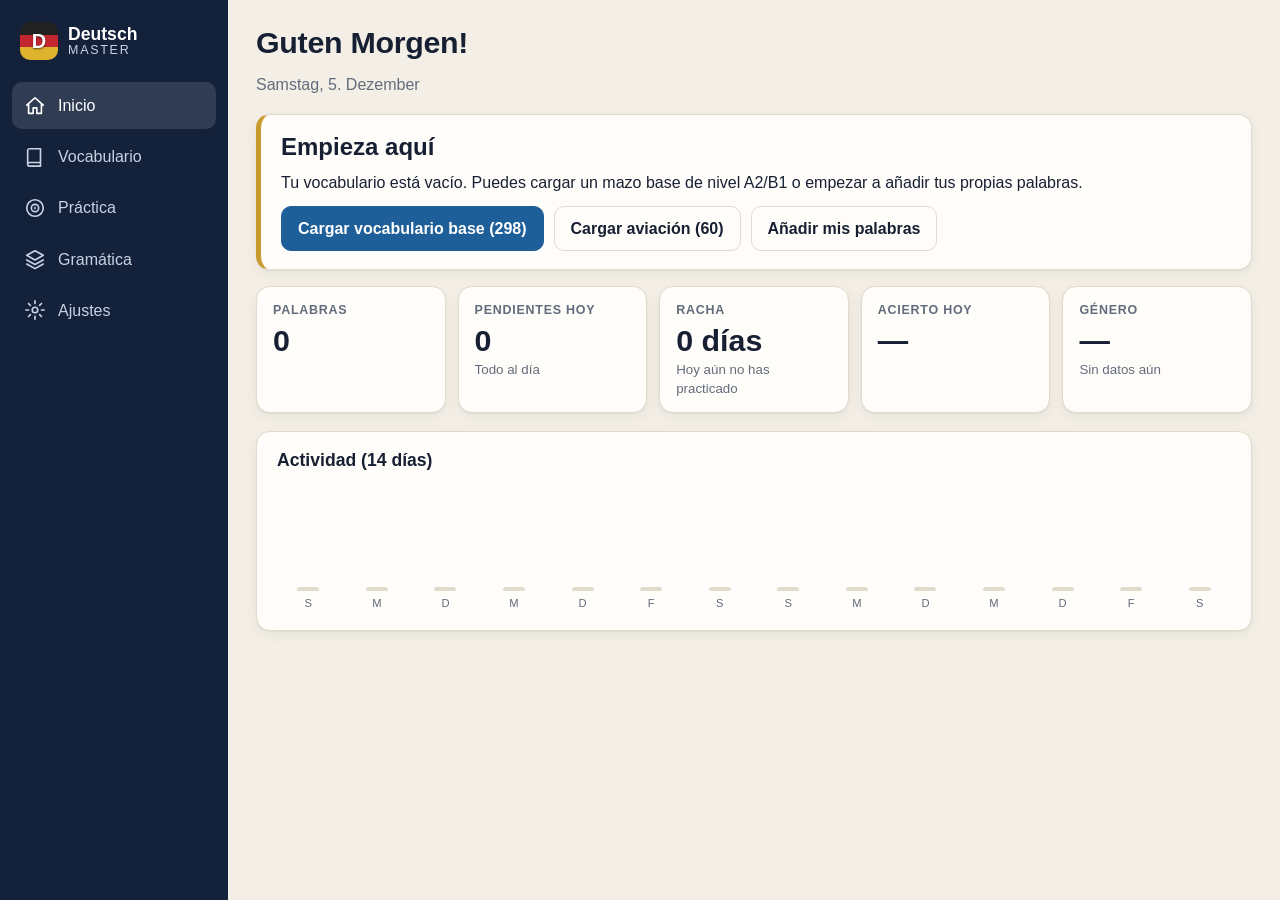
<file: 3456/index.html>
<!DOCTYPE html>
<html lang="es">
<head>
<meta charset="utf-8">
<meta http-equiv="Content-Security-Policy" content="default-src 'none'; script-src 'self'; style-src 'self'; img-src 'self' data:; manifest-src 'self'; connect-src 'self'; worker-src 'self'; base-uri 'none'; form-action 'none'; object-src 'none'">
<meta name="referrer" content="no-referrer">
<meta name="robots" content="noindex, nofollow, noarchive">
<meta name="viewport" content="width=device-width, initial-scale=1, viewport-fit=cover">
<meta name="apple-mobile-web-app-capable" content="yes">
<meta name="mobile-web-app-capable" content="yes">
<meta name="apple-mobile-web-app-status-bar-style" content="black-translucent">
<meta name="apple-mobile-web-app-title" content="Deutsch">
<meta name="format-detection" content="telephone=no">
<meta name="theme-color" content="#13213a">
<title>Deutsch Master</title>
<link rel="manifest" href="manifest.webmanifest">
<link rel="apple-touch-icon" href="icon-180.png">
<link rel="icon" type="image/png" href="icon-192.png">
<link rel="stylesheet" href="style.css">
<script src="data.js" defer></script>
<script src="app.js" defer></script>
</head>
<body>
<div id="app">
  <nav id="nav" aria-label="Secciones"></nav>
  <main id="main"></main>
</div>
<div id="toast" role="status" aria-live="polite"></div>
<noscript>Esta app necesita JavaScript.</noscript>
</body>
</html>
</file>
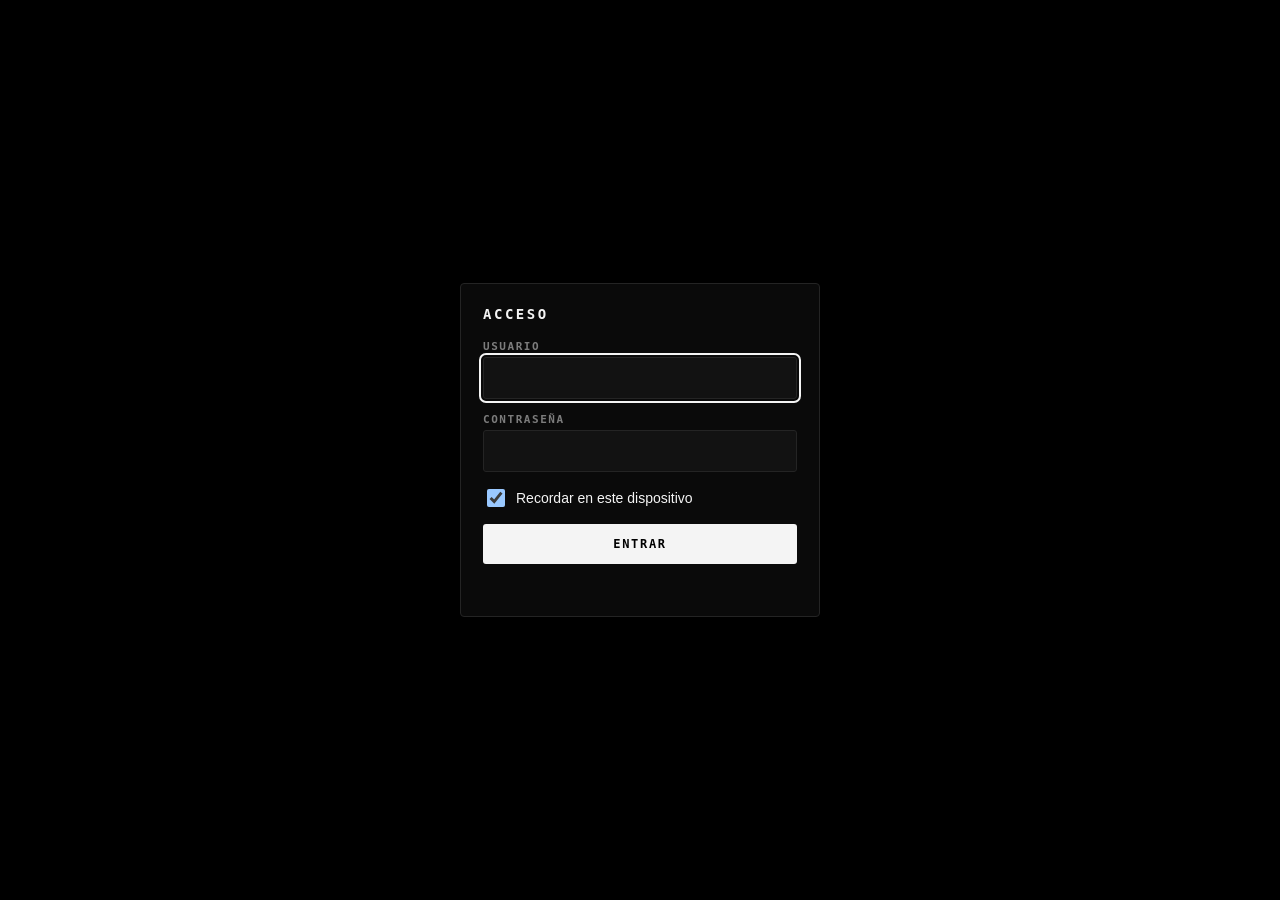
<file: mm/index.html>
<!doctype html>
<html lang="es">
<head>
<meta charset="utf-8">
<meta name="viewport" content="width=device-width, initial-scale=1, viewport-fit=cover">
<meta name="apple-mobile-web-app-capable" content="yes">
<meta name="mobile-web-app-capable" content="yes">
<meta name="apple-mobile-web-app-title" content="MM">
<meta name="apple-mobile-web-app-status-bar-style" content="black-translucent">
<meta name="theme-color" content="#000000">
<meta name="robots" content="noindex, nofollow">
<link rel="manifest" href="manifest.webmanifest">
<link rel="apple-touch-icon" href="apple-touch-icon.png">
<link rel="icon" href="icon-192.png">
<title>MM</title>
<style>
:root{color-scheme:dark;--bg:#000;--p:#0a0a0a;--line:#242424;--ink:#f4f4f4;--mut:#7c7c7c;--red:#ff5c5c;
  --mono:ui-monospace,"SF Mono",SFMono-Regular,Menlo,Consolas,monospace;--sans:-apple-system,BlinkMacSystemFont,"Segoe UI",Roboto,Helvetica,Arial,sans-serif}
*{box-sizing:border-box}
html,body{margin:0;min-height:100%;background:var(--bg);color:var(--ink);font:15px/1.45 var(--sans)}
body{display:grid;place-items:center;min-height:100vh;padding:calc(24px + env(safe-area-inset-top,0px)) max(16px,env(safe-area-inset-right,0px)) calc(24px + env(safe-area-inset-bottom,0px)) max(16px,env(safe-area-inset-left,0px))}
form{width:min(360px,100%);display:grid;gap:14px;background:var(--p);border:1px solid var(--line);border-radius:4px;padding:22px}
h1{margin:0 0 4px;font:700 14px var(--mono);letter-spacing:.18em;text-transform:uppercase}
label{display:grid;gap:4px;font:600 11px var(--mono);letter-spacing:.14em;text-transform:uppercase;color:var(--mut)}
input[type=text],input[type=password]{font:16px var(--sans);color:var(--ink);background:#121212;border:1px solid var(--line);border-radius:3px;padding:11px 12px;width:100%}
input:focus-visible,button:focus-visible{outline:2px solid var(--ink);outline-offset:2px}
.rem{display:flex;align-items:center;gap:8px;font:14px var(--sans);letter-spacing:0;text-transform:none;color:var(--ink)}
.rem input{width:18px;height:18px}
button{font:700 12px var(--mono);letter-spacing:.14em;text-transform:uppercase;color:#000;background:var(--ink);border:0;border-radius:3px;padding:13px;cursor:pointer}
button[disabled]{opacity:.5}
.err{color:var(--red);font-size:13px;min-height:1.2em;margin:0}
</style>
</head>
<body>
<form id="f" autocomplete="on" hidden>
  <h1>Acceso</h1>
  <label for="u">Usuario<input type="text" id="u" name="username" autocomplete="username" autocapitalize="off" autocorrect="off" spellcheck="false" required></label>
  <label for="p">Contraseña<input type="password" id="p" name="password" autocomplete="current-password" required></label>
  <label class="rem" for="r"><input type="checkbox" id="r" checked> Recordar en este dispositivo</label>
  <button type="submit" id="b">Entrar</button>
  <p class="err" id="e" role="alert"></p>
</form>
<script>
(()=>{
const D={"s": "D6SsKxG3XbAUJioY16RIEA==", "i": "7KH3+paLf07FK6xf", "n": 600000, "c": "v+iS8ERPlWkbHlmPmq2ssI2eBpYD7L29dYV+9z/tUdVyLFtifoOTycUY3RUN8ujAx+IMO8SyAHd34WZXBVJslND+danjlVCDVb9cJY+c3fqxzbBz+TX/r2HheVl5rdPDtFqu7gcKV/25Tin9COwHcIPZEOnxy7TfJdXd9LAyDxZAUBjlzK4jEGviT95KdhdxoYGPX6Ff30THlvCdjIykiHMkLPi5cwbf4zzEz2zS3BuHkDrMO7se5zKbabr/BgPu6ANHJSJGK/E0Aj0tz/kpKDopwYLgQkq8CYrxS0H9XsNENC7oBSp+EI4Nk/RG9QUSdQjU9TQHzen1XJjlH7oZYyauAnP6Ui6l7vH7Yn5Tn6tB+ilIJz1LanTj+6mNIHmitcRMGqN8VKMA7ncB7bO3XEXHAX5lUyBxe5E19iFvx0IDNlU4FxATUzXVXflCpo0dybSudSj4zY46z3PHHItgCViz9N/YAOUIfDinPk+AYJy0GAWxhBItEDAZvB8u/ps0LqTlJ5yMM7mKIDIMu7yH9JG4fXzeI5WFfagGPFrT6CMgDJhBRQhn42AJE7RSoG2VqYmP+J6cRgmdChrLf4twupLDgWoTRzFUu9tvKz+226QzeMWL3TzMT0yylqkz4HmewPBFE22UkTHqQv8C/Vz8o+GskAOD0StfHTIsh9B7YQVaiVuSdXW1y0jvwQX4eY8COGJ4lfOiiDkDYclw7EolEv6ljBJUx5Cz0pP5WispMQWYi0H6ZeSlQ9fwcvgUZ+EaNS3hwx5w3oxfVx5CuAOZFhLBUfv1nrn5ezIEFDk/rvKm+uS2V3jbNVZp1QqoNVu0sEMQ0uHRTmFBrMLCtRQ8jwd6EzFqV7Kl7IPlRuXHa10dL654wYebbxEE6F59aBtZw6lkDnLa3REQjx2uNrfsQxOsjefq3CcU2l1ZYX+/[base64]/q8+nbX2o8oIjqkLxICmm+nW5iXRaXoCHegWqoZ1+Yz7SViS8AlU4Sh2jIvRXEdfaktlSH6BH736VQFZwlzwOd8C8/RmL9IbVZ5gVHYhpEbBtj8y6EM4eUj2vjhSuHS54rj2QRXGBaphHIoIfB+AHHex7phxwWq85J/[base64]/9apAESB0b15pYj33M6j7ZYw3kDbqTcOvBvoq36bet7As2Q3/51FMKJbZfMn7bkuFnQznBrU55HLfNi4AGgLW9hVfOnvc6SZYWj+EA6mmMInWWunTdTaNuQzDXJEox+XCcIJkIRHQTyLSiyLk0bsu0MxXUEOXc0LH0zQtPP03hTTZ7V3cC5WAMXE0aDw9bnSwSLq9OLlho4i1DNHQdqJxmXLWZ4/Q0tHFIqgJvSuS1KnOPq2E18u7g6Bf0cEoDM1c/FgGUSc6CkKKu90EfyUQV70OIBsfc0Z1zuVMaUYAxnvSi6/fmGd77slI89Jtqk+bLqg5g6dALI5+JW2kkKJKSB1k6dqs9YUi21d/Q9+KfLbFdtcMJqnMG9HbRMRvIPMj2HRgWnZThf1dNSArRfEjOqU5EIDXnJxNpEWEh2UaMn5jym8JR8s8sehfVeqkJsOqS/wtx5g201Q/MVFEjMtavPCtYElQdKRltcAe6mZcarOBT2g20r8o9RTHNAkmhetoXqU1W7P61du33NJ/ws1/FxEwjHepQbp+p4NddPTN5JiZbqvjhp0bEW0gI/1j6VoQ8yLR6PCaVIw1G6G1AJfrOYvg4BaatOPNX1z1CME2R4Qb3f3DljsvyUvDOHwamEnefIxJHSxBsmmi9PfYeQ0zQoHr7tCAe5geTQTSZafeiZwyqcbFYn8l5cCC2fT8+Mc291PskhLZBt/Et0bgsoTWsikVcZBVVWGCJLF92v6YD/dOR3XPrklojqkfXFkd4szFuJzAYpzX05+R5ARqSokwRuxspCuRYQJ7VGXH1TvXJNMRw0Mum52PlrDZhckrp8P3yjLV67kT02r6lr9cCFD20ewy4rU+9z3M22CsbiKokY7+EdsCmSGusjujNrgylSIGBAbd1F1Xxvz9SYbMJkDVqmznBSiSOEzu/hI3DinDV3ftc7Eb3Ac7EC045zVFuIpGydNZPrxvi0MXxknAEigaQlQJu4aBk6fD1xLodSmKLj7Ya3K/[base64]/3qS2ix4m5dYUi3ssqOFwQyjpt+/Vg242naZQHGMbu7g780hl7jVu7Hsh8u5OcJcFpI+VyGryqmSnjgtWP4Y6jBQDgaqOgypjIpp2n612bg3Rb/ILswRVBqDN9QdeEcfmDB/z8024GF2M9UH9Xb2bzw67YT8bfKoW+Y1AsFTc7VEeFPUdZj4Ei1aTrUkBprj+hDvJx9bXlSklsnBX6OLbfZ/voJDI1doD7fOSetzMvZYa8AdQCsvlljgsqaL02Y5llyPIvHUvocr585+eFR8wHa60e7ECw2UxlKjcIlHpMPTTvopa8iAgq9h/uJGLENDS3k2GFnSA5+sFiqdzd9fIU5NWvE/Xi0vFervNrP7vas+9jnARpzceKAFleDQz0Lxi0s0y8D2V6gHO9GLon7KbY/u1c3f2oPliOSD+gH4FiRE/j0EZAWRgfpXZ75xiqoWKtfyina/4AlmJv+/ze7XQYqkWf4kFh4gM0VNYUjYdFCoZAdG7RPFbFx0nmw+/Hcuk3GgIQHYTDtszGFXicOQd6S2xGMGPcAGk2c4IEhYNf84GMYA2GVT+jH7fw2/u63nZYwgbbtjCDiXfxowKHR0YjyaFEPutPhNrFYUVGwXjc6lwN71xkhCcpEr5lDhYrvl8mV1tV79WYH7LId2sC8+lo4Viw3LSc/Wsk3qMSPDyU1LatrQPT6N+otxAG0lHDRKFTEBi0mOmvh/e8p6V8cwu9oUs/Xj1i6450eS14egYE55Z38684jPtr7raDr20OxjFZ7rsoUYD3Iu/lkxIYBpoUKvIQHerhlq+C0AFbDLBkdL/oU5Ya5XmC7TrQYAVifMKjgzzqJhv38/djrkWMBi7g49+p/8B0lj98qaTyCzBJqE3gNeaWatu9IPl2AL6bcs+x3smxOXG4DI7fuqClcPavSIgQVSFxO/vJW2n1pchjIwRo+pJ/67yyQnuxWrgxQf5NoC2vNWWsXklqyupOPEV0nBjd5GKmWyaxY7Q03rKsI37TKd12teX4Gc1cnwKOUm0ib1ps6K+T+ARN9IElrV6IA5dxULIeiYzNTSNLgDMigljGFjHJIOWzyKD7Ue6J95ljl/AmNC00NYpvm6UboqSihD4HTGzObEr+VghVXayV88x1uccbYk6n9TQXnMfaBRUz3GZmSrPQVpcMeoI/Xqv625tbqlGKorUUQIw03FwY7m1ilKGU737msNCZQyAKF/n3OhK4RAQ3CJFEO3l8t3WEqlik96RmVICjbewEUIHNDXU9bz1UwXlAwhWI9/0Lcmbw1e8onS2rqJqQstQetJ3id0OVskWViOPz6TlohjdULM9YBqTTbERBon0k03vPYO+MCzaHwL1aHOPuXjhGk12en2XrzsLCeakSByQX6jh54mDCdDQhY+t1csUYQ6qZHCSEdZf4Ql27D9YwuEfS8SMM7rW3eWuyp6vK/nucEe0uKjQtNTiuNHM9RxA3cXR4qnIYqmWRt1a3GSBMNL1Ot1dSzsdHoBkjRQ1LiL6gip+gISA90BeL6Ra2P5buI1nMS+MqD+oukAokh81/sgCTtfJI6zbEqZrs64LXXHAMZHm0Jdnbmzdkr9XQOVUiXFGGEpKd+UPCUkDMhXDJMrylADRM0VBimpPB0XQ7rka2Ed9M/djWjDdbG78ahVSfGPAYMjZPUwSWjhha97oU847CEg3/3ur2RG9EWm8tFQTJHCpz4H/qzjJvrnvIWYmD22RJGfkntAKmTgbAz1PCHGopCwNlw8FM4FHOZqqaIKW424QpF7YhSrAjUTCJiNfuGlubF24+irCztYgbfg8s/Ta7s11fCrdY1wAh5DV83+BQ+sy2CSQgAhgKo/t1ZtqXEwAFsYYOeof2REdxKAO03desAa8qOnR0GRu/5w6nKHjOdJ6DzEr+yIgNQ7l0QWZeTQp+CBW3ZxcXH2V1ADcM+oZsnUHbUeV4Oyg3iMMM637MenCdXuvulvIedhX0zaNJVXSkybZS8dQIgNYQ+9Hb+UoR+Wn+nvsF3zDmwWL2RABlxS0oPOC+ZyBz4c0ec6r1NK/TWVyo3R23d6ivlBbJFZM1Oxh1E6yEWSUKTQxz0cN/T8jc+EBTt89A5/9VsAkwuYGi33q6np6B4dCx62vLbXMYQZS5zO3jTdfQA5WfnU/G33MY1tbax0txZVRIUpgzQNAANWGUlIEH/LP8fRIY/mtQljolzBYhp+162GO96MD+v41SNahKnFi9yF89Gjg13eKqqpNi6IaGU8FaLn7ZtXm39tq6axQAzOvODb05vXfHQkmaQgnbzN2sirlWZUUNnbAC6cxCCynjb0hX1yMsAIMctDhEue6GNBG4QQHgSBHO/dGzslu9be5GwFhakOtBTr5bA2cmRgebdfxEoT9pin2mRdstUvY3y6opAMtNqX4fGGjQ+CTb9ladA2QpNWfqpZY+XY9o8MJqEOKWlBSlCDkjyBSPTJuoUQSBdEDLEaEuJECwBwxN+PC9iNyXuzLOcD38/ZxULqTQG1+VeZ0aawTj/lk2qhps124ZUVUPZWfeQQ82z3+BcW8JZ5SSNX0j1p9xeeL68NDyOlh7kUqX2+5KEYtBRtGQMyn7GrN54Hu+NWox17pbpr2SJkOM1L5ijUkrwckCdWg7SgHpsE1NVvgp01pa+ZV2jcJxdgYYFiXYoVide6x0twos2u8JZ9TFtPCNLmAEGZ3IlReVs/wOHST95hnpeXwRE0Vbr0Dv1ziYibWWqOGXBCiahwjZSQMZrIr6iMK36WX/2d3Xr0DQUMlD1iB2p6WQsFPYZntOFrK9obLr+MPkjFaiwAuRXlvoj9DEF2q1OAPuXZSKEt0ShRsCQWOkkMovs+wgOPyLUTpKF8nEXUny6Kb7MsTzIDO+iUM2wNbb58qepKgeH+HZTrLeucZ/sxjmJIyK3BPOsYSMHWIYOw5dMwZ+T+TvdhpzlZcnsBrYmNzEtIUYvxGC78o4gWU+srwx3/[base64]/R9w5y+OieLLST3tHxoGgFwR5Tg4AjwShrX5EfANmF7aJYj8xHBCiJIQmvQ2OYp4ToPwdJzXCslwNCVcdyQ9uYy+rHsnFi684y4n+RPjiIa3A3j3krt1lKrdE3FX67e3EAuw4DosqtMV3uBBSAWMyHXiTWzG1UDqym78wLUYjYzaYEg2mpO5lDygfwB+D9/S0NXWKmNDlX+fXUzCi0QVMtMM/9VKRAxN8D370w2JSt0V0CxsLBYsZll1JL0uBN6EsXUenYO8zulPKGUHTPnuW7x298x0qt0a11mJ0lk+7ZFqWSnMBujPi8prYI2AobOuEwxcQGGUP7wkK8sfPsrpTy9jAmgpgOGtv004ioco3wgolwAzH/mdGSU9swaTDC8Q00ouERuavzeEBQ7mkivfQQAENIw+VAVkPX8lMCXif8eG9F8g37W3CyY4RgIKKPXUV7hoMoXpjJJR6S5qo9qG8AueZR5MB/S+S7ZYrktfF8jCOJCwTPbtGCjiETNgQBnG71atjxvSilbunfZeXq7iQfqSq97Q0rUFWXMNqVHYXutHfhNlOEPjUDoU+PQco1tiJFvCLu0OPbX9MZ67dWmzg4Hoh8Ufyrfy0xxM3SptXBrVMFt19CGpG0ViUQcLF/TjgQ/V9rM/JqhLfZGHfGxhyqHKifQg/[base64]/[base64]/EMPpcE4YTOOUa/kVF0j9omx+LVjTa6oYwROFHHPO0WThIVfx3WGx0T3gvf2gMpjNh4Jiw8H03LSEvgPBnkX/[base64]/AKNOCURF5zOPmtGqhRUCSsQTOsaOrXeM9ZThfnTL4B6pRhKLfjPSZA3D8g4nUb6VsxmTGxYtQO5p40FEmKOFfDKKUeRg9qj6c/F9V9KUkBZd8S66eV96slUrmjpFITVg6hqyeu91+qUwMY6aj+rfED52ZHa0C9ZUkS1EUC6knvmtk6qmjvgJ8Uo8RbGUN1TuhJoG0VhID/zrN8zZjYjM020elk1iMbLP01Q94ZU9rgzCakX2JRkkUAUTbxYPNy/t+d/A9GqO73STTQSBLTLaZ9po7D+rXd9jEpjMueB6Hh32xIavPeuI1HBYxwkwJmoT5cfkz37vftSStkWIyAHQhdKpR5Aj9tWYqsYUbAOI2DI7wDbq1bUtzzWZthsRlsCCdZk3JdTG6LYAdvSzSw54KKCrKg4iZ4n/1/otMjYICjZQvNc+lMzTBzEHPmmXbFjNgZNNiKTsEQ8nnSePnUPp83m0g5pLPJ54lH2olSJak60DNysvCaqJ9wm7LJg4RInAVXalAt9KbZWHWprdcIydopw/RjPMwQpqru29W+9RdXoLSWmh2cXw4/[base64]/os5CA1RqTcqowKyB40Cc+ULOveaJrVclj6XXN0is/tkSEcMmu89tJqQLDcLiGSQ9MYaPIZUoEbg8UGjHmOU4ImI23yZOj4XTi5mw8DskkDIsTJVGrP4upeAoV1y8VCojPdStKCt3eRnhLCqDVhKNX+9IGMu+uEEhLcy25ysI9Yv2S/q8QHr/4f2fKz2L42ESM9ygPfrhYbYwfbjnO6wwCBLP4ZVoGf/icCijwJdO7eBzsst+3GuHcMZ9Kns5ex1uerqUkp0xz3SeHYIwgJ7hjlPrlh5sBdGXGhGfnSpx+FBMw8IoxoA+1ec82Sp7Iwg/4IFL3AV4/MXXJdy1Biz/TV/SSY5qUg9yykJzI641/IatiK0NB2KVpwky/m6Heh4kyNWD2qtqa+NaHjgelrkPEPCakDQLqFWp523BG2n++ubMp1GVOMZByHQ4/7QpNHB0tgVCtXDGDYpJ8Q+SLpXSqMybInDnt5hpwLopxIw/czGQ2yElZg7Vun9uMR+K4UB4ehZG/u8vQoEH8WuzGwHu5vJhqOdnPqr5oR1GQC1vAfyj7AhDQCwr8aHXnMeba5MLS94IkV0GKhWMyYWgNOXUgNKtFUD24lfHDrc8U8CIOEV0qcEES/5DVhlUamM2Fiy+MMz+oMRpuYj3FeoBisvUjge4mACzpuSMnjfWNxsTiS3dSY6kPoXT2N/gp60B3X3e7KVqLQ0xfZmGecR+g95BOH2pCVxDwGGm8Fsqi/JOCXoGg0WPjBPFV6eRExuKXckFjhFjCJWs1wq03gcE6O3PpucUpsiOZSs7VgcJUDAneUn1t4XunRZUnEhA1S7wLY6wTqgNzl4CTjoHyeGD/XxJyKNxwoDWbRvT7JlrSYfYukx0aESu0PGq5y+19S34wRFV6K/hPJIK3MWQQ7U7XhLSqyhCri0v+84qI0Zv9qOWAvKakyWku0u/SicIDRbtUQWGERXoeHBUgTO217HwYnDRmcEnjTs7jjmRvh8+44WiznPhJOWRX/7xeilkvy9WG6oWyeu43JfguUUXsM9ygxzpx6t5Xv0lZNa3UJxgm5KiRPkByrbOdY4qBI6sjNHHgUMgqbp3cPlqlYI0/g8t9+xSY4AWsZAgDObt/k0BUBKH1NDyA8s42R83a55cPzLOyMZs6exGqup0O78BNdAEQz5fjtxo/nStKoNQTrJp2VFfKKPqEynkajNNRHqQhlp17NUlCa/bBT1euPl26Txk6FUkMyyJ5aS4eAMAL70i8b3deaarahUj4Gr8FyyAQMMSEUFSgOjcIbitIoG+9q63vkuYu4SQYsdFi2+3xZtikJTpPTWiznGPQDFa2ikxXVE+6R3UFsua1ulIbiIE2FIahZ/jpX5O5/qnyS0wUkxtkpSWz+CFV7g1FNGMDIjmvx3BAlqZt0Y5jCDpthvzrQ53UPTkN3FJxs+0iPWfeQKve8GzFXb7ydx/imV9NIeo3cDhMFLIpzlDDa4uMZkCCJxqtEXBUaU8H6m3RRWVT7nhO2grEIHyyxisZfKUE41dgJg9oFF49R9ofWOvCGJPU0z/+VduFE+eBgI1a/CzHVBHZv/iZKGQT2+B3Wq5Y4aVXYOIkTbpYla6ZhaxWZrluDSJR7nExZA4YK2S8fLnTdGzBgaDYqbD9OfFYz9TspAuMnzU2uM3Ej93rAiiB2gWm/WWpDicg4paf2S68dsnAW05eDGsheftRdQ0HuW9idmeSj92HBtGGvjq+j04x+rgQWC7VKkkfondKOM5+jJNJWn5lsLGvUWuFh/5gunYJuZx9+7gaxTSxiJwwZmJXbnODuSIiHdpOkIcKBcMpl5tXlHRGOD1Kvcx+sDwP1NwhWilcKsiZWk5xHxn5nsV7SWUk3AbcemwCd7ub1KJfhp8yJTVk1JjWDlSzvG1DNRYBzEwrW51NhYkWzsAQn3GBLShpkU1dO6iX+w8KmQgUaA1nmC5Y/03+L5pM8m652ibIUPrZ8tSK5zxaW20egS6XTe5epCZmKqNdqtya/rE91Orhy1N1GHK8Kjn3YTcNfNN1te6RH3Pha9Rn/2hbLRqqGNrzHKKeyQdXoEbUyv1hMqwK8mzR2sW3Q9jXRcsjfA9aBYei5a8BcV+aA+kSKp4h78+TWmEBIf/UN4W0XYgrYHfuhxZlYr1w+ZwuxC1YwNTyYauyXyGsupiaKFsvj1uzZAcyklAk456AAPCK6OfVz+QMQ+ZtjQFO1Aai/Yv4A/EjONcNQN5xmhrbXepUAQcCJRoCrVr0lVIAG6tafNjbb2jGRm5Uv0gZ5n1NL8QirfV6em+lM4O9MM9MNsr/uf9YHD94DHkBITF3jeXt1KGAUdaLUAEEPpyDjF03hWDU0xRiDseYUb/GMwzMtmUq7M6ZOk9U5h5BTjDAG3eMUgtqcUqmoGEyHQ04K2TSypaPGRt5yCeqC68nB8lNwAH8ijOFIgfD3rJaLkMxiaSp7anvY0C0S8OgCQWQmdnG+6XbG97MdwrRVPjamCuMQYVPsODeAwQ7wAO/Jv2F5Hnn9UysPOdylucSvbJQsThEs2eXIJBS3mEy7FFACa+g3/[base64]/U2YWVSnCWRFJ8jA/zjMWiacC8pyoqixrBY3EQIVhWJ6bGZuX1H1uQuHUpG8cJE+2bMS/8zc91RMJ+IFCrOz+fwT9aXVMTXWePXDZgMwmcfClW+jSgRIK8iKpgSNvkoL0pGnpZ0+Bw9UKCsea8Gc3NhfWFce5jRiIcznPpCTCC875o80fVbPnRxCNuHNRaD7bXFmvbL7Q5MPBjfgg9dAJxWE8vA+ajUxQRu/tSRr8enUvUv1J6Ni/31lb/A+qqkKoqaW7DiB/d96p2PnfbdI37Y3+GOM7s+Dp0f1s4OZKsmN6Aw1/CwCMuEiKrFHFy7IeMRlufNkfN+REn0NrLxNqyNqlBKGw+loYlLVgxLTTg5a02WKxtjMAHjudknKcASqEx0aS8oqUBJ+S14JMscUu0BnXq1k/[base64]/LGIcTFGo5BiyN2UvSK0zmFn1p9GzfjrgEVsTYQnNJ/GDxFuvJ8xFXl17q8k5DrJQ1OWTEMAyKS0BZvnPpoA5bJYl5cYsBSWvdF0U4e7tWbh7PUpVPDtGN8mthj/RYbSKPv3Yh3GrBh+gCr5iHK28hhWKu8oc6clWKIs29qoy4PpktrdRY96vg+AbE+eLO4ahpWd07SZL5RUFBkLrnAvfpgTM5by+HU/L0nrX5IQjhWMF6MGGlMhBlYaDkJfW/lnUWAARW6+ZuCygqUxUJcBPAFN4FvEahziWW2x/WFGPCRh/zAQgF7PfK6XtnzjTqZXEHTtUuh120SypY34E9NcE+4/pknUmMAxvD/oP/A1V60wtue1DN8H/y64M/Q1I32qOg6NOBJg8MtAJ8xkZDNTcBdW2nYyhADM1dmDltMTk45+qlQwCKIkiy7OE/CgEqncxn1qXoYn5USjkMELSzKbb0/ftMJfe256T55ypLEUdRUUw+P/nSR5d2GgAVJnOh0ZNPcsvE3jBe5Z0favFM/RAxzqDYCIRyuvw6cJL5GVvShswLN5Ls9F+9Dbe5z1EefLbVg5d2SgvSQwiyhOX9sq4QGg85vs9b6BoaIzsreiJT6TVbrgthL7scJKpuFdPpmaBTqBKF1/sCU1r9LSPDXxPuNafZUuu8IvqMIP6EupZNHDNmMohkIk3GeW9unzI7EQxPyOjBGShqaYR7ueesdyd+ilAMDhku47WnJ/v/L8AXJKGKme3nDolm5JnE14r5PWcL1O/VuJDIn9h2jyRKCBLxPg5KxFLbiSZFQWZjcLR25jDWJOXLMlqkElWGOqI1WQW7+GyYCwLa/p+1NBinpDZnnvLo1ibU8qZVal9u9dYLgTvZLVFUAll+PC1F3ZMaSd+ISURu8XDv9YPz0owEuGTokcI7BAyV2vCJRogkD06BGQynhigG80Wig+MDZDqfjrNzj+a7u4si+OZ+r1xsJ/353Aw7oxd+qhJpkjDoyXwK85ziauYDsytbjeL/4NMPNxAjJKGD1BbxFcYO3YG+bfnSqu5FcYwZTjidKoM3L+KenUv05NFjPI6kyMH2uc/vWxgBgayCXilU9kOBLM2vJ+By65BKzbNDd7vjg6wV3SmMCZvf6Uj1eCRzNmtv7JEvpbQSEPtm7ggryNGkEPCqeXFMlh4W0mXkvB9Yexs8iqPpVjYbQY7d5XFSWTXRbEkoD2557hHuljqD/RfqfY7wXu9UGN9LtWESdmO2b+BBOl7+Tm0S/aS+06UTRJkG77VWnizkYMUW5k8Baqc/a1ZQNltq/SIZLZXWN8A1p/ZvCinwlla83+WlD/PI8L2g6NMnbpC8OEaqOnpNNTrKakwEfEk0YUHbwbqm4hidQXisdN37OfydYHomEOzUTfgKPMiGADlNNGvyqrg2Gg+bcVeF+WZlElVxW9lCod4yRy++0JHNQiXOws7+1wnpxXpLkJpi8PBYbhNlAHyu7c2oG0jb8Z/hERlzpfRER2Icixul188vwpzaSCgjw+hzm19CBMXaGOqSjXJwMPsqeHZ75woLdXb50KqvwKatM+d4HtcMqUjuk4BbMmnOgNmmz+kERvT0T3a0vkqQ7Z6Ah6ygsxFm6r95SSSvtaEKzIrhujRGizEBEdo/t84tThVZtDu5vGzeG8WORL5dODTB7ih+LEZ4oGi1p4/4wsAtZWvHgsg9xswAqiMvpJuukae3zV5cuPeTgXoOJBSQ1ZoIRbhXqbqJgfVGuZB014WT3EpykvBltY2UkHLng4UP5C/kmUyzgvCHSj84Zz9HtWUt80dX+HtilC0FCW/hpudjA8xGXsMXGAx7ilV8FiK5OKkdw0+uNHOnsE43suNzVDU7f/v4DlyUwW1ewkk4V8fnV57iU9nyf4EwfvYb6yG5C28TVeb16/xOtwb1k8dODwu5A7RIO2A33gX5xj2ZnSqtxpMKU6S0RdO4OIqHWobb86I2fkrWRbMFQqc1kAHzTHfHiddXdeHMzOLfTQlvwkwbcUR55GKeXFLaLdEpNTGUPMhccDFiChGr9Y5OJK4R4XD1molUZnrAE7CaUDGtW/CrYBDyXfyHvaKtSTzxyc8/XggY3DkEQUZAgsPFskXjlLquLGVVG9sYB0f6FxKJu13uDd6ivWudU1OPFN84wacASsYjXVRJUYXmsVNdtgFWMqOMs0iDSDsdYy9mHEhAXJY3SycnS5avcnvq6nYJcHPwAkOGlZ7mH7rLlRv/1ZALBbqW0ZZ9z0LfJaW2LBI4WfO+I/N3tMwU2MXjLmRusXygYZIS4x5xTMZI2/iXQtIWq/rn4pSA0YlUngc875Yj4NUjv5zkO+xKlmnhNs1mFWunVolFALPartydXwBQ74JO75O1jeO1m4e/diK38fNn2eBvmWBfRrIOdod5i/JFoxpL4LJ+LQKPCDP+kqhA5G8Goal1irSz7fPfSx3133h+KqrNsuFeYjLMXKl+QhyYeHn81acQz7gh9ie2I8UEJwiWqUpQH6KdL3+gib44LLZoymnW8tkAKTkXprS8dIc3TwYOXRH3PrcxhuNcGRTWVBJfZPAizhTorp7MH6vALqQGCb/nGxUmLyb2swZYZcCaeDH647DzBGMBMdbcgvn++C/rsU5GJNUAdizfVOJAANdTxdqOYtz3oyH7sBwiC/O7/2CYbuSDZk3P/ijbPY3/NnDQheC5uq+AMp7rTYugEcIy2E5bE9h+LCy15D7eHf8nxcss4n0c3stJ5z3SkKAIKIVXwWUcIJNjAiX/Cw4rB/ZLGdeH0Y2v4mRsm7zgbu3U7oDhLmmYSLBVwRtktgNAfdUVD+UEEMRDCuUWGtKybycteQvKTHYDh7EwDzVTj0RyFEnCcp/jBhDNfhVxIfOCflKIrHh4kxYOjUDmO+3ahrGlJJLm6B6MuH4D09dI7tbVax8ZOtUNeWZV0Zos//VxF1nB/acFKV5n506yLWa1TXUb05XA5KKUGgqntYhh3o4yYd8v2hccePNiwrZWNQjLtUFHumk2eBvBbGFeWbR+DJCqtL06sSyOWBCTCA2TGOMQYIoQ5vqtLB9YBv+//H9jl0AhhHOz5xZIGlF5Cq9riGXdut3h393N4d9gY9CRt/DKoEA0U99eBzjuGa9zfx3GIjfIsQByoahfK5Dp9TSvFEEB1EM+HV+DDECykqn3blQIfQ3/UEApee5U+s8npCUD291QDMqplEF6/1A8B82OQpXPYq3NbYObqEQN7lvgpHYTe2spOsN8Uz80NHWvpSU1GXYdEkQdis+PCDv1/Gx7VHYin1PlkaLhrUisnE/f2HrCrZV5WBoYLLXUYwym3iz33Bn2pmW3BK1tPf+MKgGCIc1IHDPZY6M95rxj+k13oK5RGsDeEz4iB3QY7U/jTypp1sHEJBx8dWQb6uljxKAH1ICCROD7qe4uZn8QZ1D4TTMaqQlZWm5iiQeQ9gEwmvsBUwBt+NdfnvhZB5u0fcov1TpdvAwtiW7ab8UKJ1+/EQilRMLPgKm+cWP0Jx2mJgwHsjcLuRDVDBjHbpL+lEJNMW8rtS3KvKWKQCv+QLNH+jPIzJOzkUEEJU3cTjCVQFMrimTEeCYDhlCgpkxZAS7DeHZzaCyuO0ZHBGarP4yita5WMFfGoZQtZOYgTuda7JFilqepFECu0dkmZgDAv9GC1iYqV+G/ehN0tNqcwzBkPQiOzWZYB2TUcgm/xpvvVww79NnffEfcs+ZAWIY8OSklb5LPFv19Yry+6UYMO1S8Xfl45UTk6XfwE6LVbCCmD1nzd7GTVM0WKe7nVQzsEX9tNW07zdyHbPgbMBEZ81BhclC0I/z3rix7Bknzjvz4nSNg5hh5PDlAXRkZtpGNSLytv8TMwoJ/16REkYbxXa+QyNpN2SkaRWqPcOZ09rH83LGWaPKMPyxeQIz5zDO+6Gv1D3S32zZxqlX0S1Syc72Iz3lHcchl88TH6IFrK78pjgDr2DSGQnGfHCdNQ8HnMtarwQ/JYhpsrCXLzsByDjkDi9b2srU3Nyu8gRc9SB8vUFaTi+6OSTFAWRImzqqL6W0EPIviUL9q/ieoZ5//A39+L5MAK3ufCVcWnqMDIyJpe/9VuUIOsA+6D6V992PRyy4g4W788NmEfwaYCvY1VcBfOk+frukqDxVpX2qGiOJx87NN1B85hEDAUwmxk7acdWPKnkHvCroronwa8QWohRIHzVMHsYWbOKEM7BjOmerB2LsyBkQ2lpztsOKy2i/8ABkbCfpVckUMbBkW+novISygv3fR4kZJesXcCPE2ipbePFdHFzB5pIY2UQmxr1HvMpm7mNe0pKbEnmxrMwNMaYhld7MIapzp3ysMZqk2K4Fv8EDG2jzOQNbVlrrDqTiDqehPTJ77yRtVysjXqT1bJBisjFIAMa73JaxEGnmu2biufb9U9afVLmlgENp0O/7dLQfOrIhi6q1REw722ScLmeINhiSZ2jAcCwHcvNnF61Xy3nK1i8jaJoP+KGIu7bjBD4Ig21CjUDcFSoUplB6hf5gPABj7rKhhWVcjoLGdW+AybDYOE3yZ9j3k2BNGgv+xOH/lcODvG6KEuXZ2nKesl5TJxa3xoV0zLmy7dz8aIxHS27SHj8Ip0npC6Ztx++ucBnNuL7D8kRFxUT9URyLmopXF77R3zPJoNd1lF72JvJPRQybFlb9lZcuvUntDhgGgpjjtSLSmxAxmo6tVZRW1LstrUq1e/fE9l0jCTdNykSrB1cgld7HJpag3JxVDSPtLwGQAzZ5K8hAMgClz5CHxT4xq9GUaPlZgZF9VBy7DvHwbgGsYIY//gbrEu/t5Ho/nPlVyw2KkYUFimAAUDL6rAbUWZFt/ejqqOBNZ2F+PGbm1pkzavfmyHWz6T4uxGv7y/oHTU2HQAboaZQ4afOftZuqPPjsRtd6xQi6Tj/PGkzVdazPHPAt3GpJ09eOY8P3RtzC3aA5t4uA9ZvW+u3eCWl0wqd42vFc3ZCekz2/XPzfsCzU4nUc0DsS2wwZk5hemtL78NkREbXm34NTk/qwfLafSZw1RgatQW7GRJTHNvwPxhgxaN9ODeUW9XEb7TGGf6N2rgjexEVIDDAdp99YkYx3vU+9Qja77KQgOKyajDD9QqF2fo9Q//cxx1yCD5hoCyCgCgio1hZWYsJKu87C2YVW+GTjkYLz8+CmohdIdMkCvBSOsxLO9emGJLF/IDGIStib3JW8cRKgj3xyFQkeByFWVtycUo3c1L1SD6GCJSQCGzy0PttLs8zDNYQhdTczw6cIw1WySF8kKBh6/[base64]/5PQL8/UKHSOl/g9sGpjPUOZcKbqO9v33PUUfdrouO7eC192x8EgWXUYPq+YYHQX4oShRduTlg/hya7+aR0K2wnPYQ0ieD0KtTm+pczfd1mf7JXKd8jWl8bGnF1+Q+vYokQyS0h5PMj0ALkIXqgTro8CLqmduIWuqks/NqCU1ix1CSEZDRphQbCp1SV8ZKoOt2gwBdYeTpzO0p+hQXfwmMs4PLEl7ntALGvcKdKSR9Wf/ZA65v6rAxOBgZux4sbAa3UHz2aaurw7m41Qoj7cReU1nk0zpxAwrh0ncx30Eijs/Uv6vusPTyVP3k5pUJnauyBSuTuW/lHAHcseE3r+CfIo5gLhVU1k4PRul6xykWJj6kpEDzTvs0USZQAfzcQcsBwiqBgNNAsXBq9gcNAtNZDbOhMMyvAnAHL8eK0IU26v7OfOSbLp+QN+YvwJgT88fiU5kKky/ANjspCeoDb5ikKFyNqurHwKHhhICE3Sb2zN5uAZiD3lA5bRTAlDsqoUSCnluLXaKOnXq4l1EenGs5h/QWnLQr8AEmhrnrYQGr9y9xvhIafbYFCIEj4Vka3PiDC89D5D1nw8nH0qz2OKUHEMYfLq1BwSupza7sSK0ovQsLT1aNWiPH/nExcKpo/MpWY6TWdJcH6NQ8rr8LSympDa/ABgLStxC/iAyTnTFXmfOw0HP75Sji4owBxT2D+q61FUWGYTw4ykWGicf3Rj5DFhyFFhVxfL/z99jA75gOAVvReZvAw8VDUR9BgwsVAKuDKaarIsNEhD02eYOomPHHpn21UHUi41HWzKIEJ9BFLZl1enbRhTMUWSh3CbUFIXfbiqq25r1X+oi/kqwS69aibefYoxnlX2u6jEa1EbBFDXeVwhpd+p4QbY6hbgGxtji8ssHhxWekriDHm6M9DuTbnEUBGIfiZh8ekMJ23IeEmVdfK/eU9EF7k42GzfMm+bUrWknfiQ4UNUItSrbFs7m3tW/aNoQgN0yLFCZDZjFDb2VO4I4YbicpakgENdg3iJh1V1C9AS8UlPgUkq1VeatDivFEEitXfAa8O41/97NYOQg2GJuQOoWb1iW3CuId4RzywbuhcjPGxU3n/ofnv2ZBEp4MN6Azj9ZNQqLoTHctUlIH7HJhNCySmYnl2R15pVzhc43Y+61sG4wmCEsrz+Abs0hdiPt3BNE0+ns8xK1muQY4byp9bZR7BqaxkWN1zoSrCuCD5cZNkHooG3jEeb5jX02fQUHetO1ezf35Lkq7ph1fDeEjod3TcadG/HagJoINJeRj1mMUHKA1ECtzV0RNvQglyrph8JGEAA4k8nRmXLHzzdHFue1MBHBJf1OkYK6kU7HLkQnNaJxv7dd8LQ98PLr7NOnodno1nKHWN1wkPxsATUctEiGnwDMp0CdyZV/QkYrYJxqCCYfF+ck4B7H/6T0cTCKY+5TQEQO4ID57/2LkQ0B8QB+QugLytDG/OtODuhYCbW3QjAAptkjbAxD+Rnn8P/Z0wLXExvgFgKnX3mk8ZHDPiw8G6ZJOKkCgnEzwngxpPfkKph+Rdx8TWnSKxH3MfU7QQO/VTB4DnDNEpkHEPosjYJnkTsQ/9pQuQyy+CzZRcOWOxg+4fXloKDg3QU72HIfRsW8Bo0TLD1oZCDqhNChD0FO06P3m06NFNf+g8fn+daW19a6AecGfdubqRao0GjByRaHbbd2c7cKlfSBPJTkAGVH7LDHNV5qwkujZd9TV19/GCmw6pSxeleGJODm0iSxG3kky6rL7SbP/i3UjXgymlto+qZ0GzB47khuJNaaRohtdimxeNyVQkp2xHC84+6ouM1YFPykYTmD7ZEgxIzadH4/[base64]/[base64]/Yz7SHAxbhKHhez6z+7PndGK97QmVx8tQzn/G1+7OK2ZCdCsIkVFhyyRCz9j6ippC3DKAeVYQy/T1XVRRq93dU5jcK8nsQhb6t2hJl99nMz8i9dG3YcWv5conWy5Al5vTC/CwZqg5snw2djNvLqMiR26gaGlA+MxtF+gALM9U7VK8cX85cI5PmiMIqpQoDz+1BYRkaakQtvwPdJY03ytiV63koGQ/AeuOpKJiJwUauXx0iSsMcZve2iV3TZKgCH+lkork5196/Hhj03FiPy5bTV9N061pyIObrfRkbCEUHbK4C6WOtoZFS2y6k95jNlQ+2C8Y659q5MICMTqXflZhucahdhm55YnjKn8TFAI8CzoXiq4bzrUEQiNn0hONLiGo01ub1clZ1sZVutn/uXAZinGbnFIBUm1iNkO5e2GS9UqnsGPne76ZvzF6Dk6HWqmPXcPRFQPhuz+OY0p6nFoAOUAvkht0XCrFZTMse8Z6kbMhejLc/qJ5NMnS9+0FXX2gvugXJ5zAqMuVAarYjPWgtg5nWO/Q5hGG+QEWWN917Rp5W6NMnYvCf7I9BLN3rM7pMQfd5CTHczbrjR2o1Q65/SSPtL/ASJ0j2+07aQV8Nkw6tnEI22BGccHJ7F6sXml7Wo7Ie8YWvTPJJAmvI/5LwjRZBDkkAIbyvoqmx/6kSrRpgU3koYCmjtExaw2abKA38q+bDYZl26HvxgmFZ2PRY5K9KCq4VBKPVNFLFgDHnBq1IxkHaVQKSkihoXMVakp+GqYRPX+QQF/7x2vwIqloF4oqG7Jp+oJV+S6yslRjecKJ+7FK33VpVJIKKQ36Wv5trHuFU5b//2YqCkbm/PvNHnpXD/SyIPGSfQzoOEpNpFTwnnlTAPt3izaFBovIukm15nfF6eKj4KpQuH5J+chx4dBrk8vM5ZvevgrK5+Z9gF6rboQ0AivNTHn9GXLS1/LoMj6hO04JROT0pnu9TIXVZuFnfCIoxeDfLLVEXNGLTKvK7NvIhnDajIBn2Q8bfSIMpaYtYfdVGUQ912/iShceU6Smu9e8sFrRHBX/M2mWFruYg/ol+0v4h1ts9bMl2Nr/PBNHoxpAy4D2Ep9e9ZsjEkoaSwyNsy9gea17QDAOwSkMgSLtzIr8gqoM8ia7kvnzKhsy8KDLr2qT8CotRcME21Kg4qxBRSDAQdMyzXYxGMiX0EyJ4K0vTLjUv3n+dueO5VoidffRuzhxETMU2NSwMTYX24rHf2hbJSU4zvrDLe9zgNQ1exmkkJdErxf8MeS/m6sG1proQQqLSCc/W1OjFma7Ryf8EVM/UtnuUXAHpqRm84khpKIfFpI4G3vTW8kmfi3vTXcJRALGuzkGFE/rRPmUfhd1COPRw8g9s9CI/Ka+RGt86JOkFNuuWWAoR4532ipsoOdNLSD3xZy0G7YqWv+6daKw1sZ4wsSer96g3bSWW13GPlHGR6xCT8CZpTjS3juHI099u/wKAXAIuZD4Ix7o0Lmqpk5jTmEsKIufsocmIJSNicgjlgmZgRzkN1rPL/dvRFHcqpLT3LEnTv6nB2H3uLNnUfHg8FVwrmyLqnwzmW/BD5ZqGgfNJi3TB5thHwgkOP6yII44FxpCWEU5NVw6M0fro9Yred5k/0vX2BlwZfI2aVpDHXAAc33Z9KYYxNMLakTZ7Ugh1YkbglwPumM77b3SItPsffovSRpXZaXbglTkSyC/FUjYnws6+nF3Nl0nkCaoM06jYkxPxbGx2wQoFkcDAvDox9cjWQVkwAKakYEPcKbLqkQhe7sDK/xHNMPZY2rQEdXOax2C52nRjOir2X91cyoyJMcTEVpkCm13jqEiQgpcGVW2i30J+1dyGKKfO0x2SgIzgVshyBaXRvoMYhwUeUInVNvYBZHrQigDMgskP3zCdR+ZIcSPX46zB20hl/29nw7ELPMoozstNSWIkfrsu5cEqzuXWsNeOGRIfQWf2iphWUe1J/FdFcWGlMR7LtYZlXpufdBHEHt913n9pFY0W/ZZhQA6DGgXePL57XmgRxdcDy1RaijnYz51R9GLBpPTqwrzCmRSWjHkOJq/WZc3ihvxL28MdOgzg6SekiwhDgbvPeICYMmzHlrvx3aaESzs8VcUfhUTKCJ0ph6Z5NK53sAdo9Zf/qFcc1LZx3dM951LhxbqWW1S6x6YJ5OODqUVCoh4hPIe58JckIwjTN0y8XdWCaRjaMdgmbRFbkvZ7ae19yca9K0q7KmEQ1NA+T8ERO2HDR+a/pfcpwEf7KWjPep3r2UVSCx/9TgQlqs6wt5j9eCWUVih6MRvN0dm/ZDzcIyT57JuBnPWGjx9CgFvrlrxVRoCij0GLZuze9HuHj4jjEfcRcpoCIEbYsDGN86aNSFdpelMgO/md3qzuDsj1bg29j5xqDq1mt5K6QofHeV9ciOwRMaOTDWMoZ5T4SxmYsvlIES6cgdUpbXvUKWwZfIi8Cxydyc5m2hSfK/QJE8oisqDesn32XVnog9RHMujnx+Aaaka27b4rP/22+QcOajEH0jkpMY9tLbVeXc/GfeONCIwm0YMH9IuH2KEXKnxDTzutCt3KHtnhC/3l3ASaZJbn7RK6Ix0XjNEXyFHkBaaV3cVPnMDN4R3gdZnDBWP8G/FgkDexAuoPqtj6bOrrQYcE0EWlAGBqypNnG8MBHc4trx3jU2EvBbGlfsjBNArrRe+WMtMQ4KIBaOqVbxUiSsdeVH3UrylYTPuuy0ae+P7JeKheJUXaadv3/uK1DlXTZnxM3t5siCd/pwiJV4YcmmokJSXVCdguxIWQlSWRvltC4sNV9vo2fOBJRPl45JlAUU6nLden9og2TfsmqS6hkZ1wg34TpSSKHlA28miHM7UkR35mUyDob9x6Ib5zXLgbegXXZNaYw4Ez634McPXObglGZsjiA6jiQANe4M1/v5ICs2T22paTBEB+fm2kmAu7NpRpgJgBil8eBMZmT47yGeZT3Awwy3Tq2niWjQWrnSTWuoQe1ZzDxeTY102/Czmsa1M9CWF6xHVeT9PnDxAaxmjeZY5qHR2fTHrNfEPBvyAe7LrHwUgqTxLgUh+epASh/7nPNwdxeWEC1FGkJSSo27yKazoWDm8o1O9hiAoWEiQSr6m387+bYoodn/k5UwOvjzdJNCBXzp/CSde3EqKJPPUv7H202FMqN8s+q4fu4eN9Xm1K/YLYxu28WRFKkGqfAJqeRM029m9mclckaWqAMuLkJ5f2tflCgk8ppLmQJNcbDbRjJ4HHdYY5aWqawMzQJBtGhuhXm+X0EIjoCBv0KnJMG4DTV2RiJFSMd5/0tayf1ThnYTLsfpDv83DFXuslGeIAyEV7q3XfhfUjper20czC4PHwAhsNVhWu7HqMBdAuLRLqHTcpqDsRG2GnsAIMgRwTrfWxDMsjgI3uuoFIJDcdZdWXwQEvz4Bsa9zFtMdxxWi4IS1hgg2kq2MnNeDIMWjDbbToTd3gmb6P4GJGp6vNDQd13SRb/Op2Hvm0LRh3qfGGlTZy48LdKt8QgrivP93cbbb5M2s5CFdtTHm2mXDE01wncyqg8PYL854/cEzcV1lNQBysj7K+ID8ZMYWWTuAg0rsxry3DjbWtAwATDdEHzowTysd5ORGABLO9uV6CRXQTRqv/2tsFgifFUB0wQPWaeZFHbtsax4gLyCQonGGuCxpnSw74MGt4cIzLKPPSyW/NXs8QQAt5C7/ITH1ZwNOHV/2ddCDdVsLF0zNB9eK4w+zkcNDDenW9yvvTIH6V4BXEXOEXhFZpVznrk2aQddW7acw34rjg9dBbnfUyotWeJLGwSj1QPbYJ7tupfIfqYwm1uMFkEIHVuSprvXi/[base64]/aJTmLSKO+SX2noRcLcjNTrDa8FOEfrXYvAgFml4INsVMxvQ2tWEq7bkTJAXvelPrNdUYcYvUoFa2kZc1cJpGDZAolmJnc+DjZpcozh6NTO5Qr/cugX4knuGjmaToyg01ZEIr3qlz6wAV8k50It0De2qEuaK4pIUN5MrIviq7HQgd5sSyHxKcBs8QLnmhz/wogiYFcY9lMZy+sC9xZeehaMOS8n6jk0LIHfhzoKY+zQk+0+yuuCUuvVWKY795BKIz0xM6qffLiMy6YFOByIABYIlptl/zJlt/0gPgQPcvo28FjQqYa+tpssx2W65k+XEJssNv4Zk+pH8iSqEd8WfL4yLyqklBGtnQnqlqeAEzSlDjJTw/MByekFrX/fe+GzwUa/NeY0XbgGEISS3B5/1q0j7Z4P5lhpNktKWMx4MDyyweeRerdUMp33X+lF1G0Yy7m/U9ZFk8kZ3ItrFdwLAH7TEp0rkbjV5ZKB5kYH5zvupziTPQW/0IgIEdmeVkTKAcbrrKtbd59cMNahzoGzr/807HeF5zIK7f31k11Md4TMgZqSfJu2e7rCR19TzwAjIHC4shPSNr3Rl87wevUD0oXRTByo2xeoG0i5PmqK1juLwOdQaDVihiH0c65tSYfSaAzWAMpprF8m9Fo6xLP8276SRACUSwXWDtI5zlNfRz2yErcvqnHwMj/H1fecLXrQulCs46ZGujSQk9zZ/vJZdczjlMRBJ0gtm0uM+gLWjvUgxoNAwAnB60FyiesTUm8MkSY77RhSTasx2dOrvrvadSRq+lf/w9waGDXc8IFnu6FIrDdm8MN9EBkHJXpOKrADSch5mNSJuvc9DjK7aALV0mKN2vS1Txq9GGnJBcfq0ayoRc7RDPoh3c+tIQSlxSnY3x6YfS3ImpX/ZgN4I8gAa5fsbHCpjQ6uw4Ml07rRQR9Zlcnb5jrYdNgVvDODkVXq2w8919cI2PAbkTO+sd4XKj/u1pTQwwlZcdh68TIlWH/lqf0VlDMmlPgsxluS7BkdoV6mmdb0Rivbq02e12UPSthxbdiEZbfGjMCYxzVOGOJVXq3S5lX8996ZiWGcmwtOM4hz9V4ka3s0DfTqh52+Qvvxa/mccyKN1Z/LqpWxjY2acdUB9lLXb79vfpbkt8uthw3iPSqRa/wnyW3cKZO8rXp62LFBWNAH1/y0z2fiWpx9JS+aNzvaiyjYdn5gXzjRzd3pN2Uxd27N6AljvVsD0FyMVPmHDo6fKQddPaJkKBkgyop/FAihyWqM07b2JmfH1sydoXS4hNOs2g7ag2sFcvU4i5+iRer3dOu2dgIgb4zXawAQFZbxWJZGnHmdRMxGURREalof7epc59W666jbRdUDp9SvB/GxA6CZSym1X2+JOtZ1j/GzS3TGRl3+fMvpnfpqSvI6DGOI2Jxh6fMy1pjDZ0ThqQmnmv0MpC819osEgo1jYb6g3pC5IYSJjNrqhbi2YjJNCcS1ztTlWBoIuVmP+UmpVfqHswX6/6c7/Q1utCsu3Jl77hH6fB/pvpmXxbcECNwtAp2LNd5yJ2AMXltZ/zrnzHAeRTTV8S+JhC1iZvGGEPqyQtCJJO0wM6LoxGhnc3N1md6A3OsqXQBenE2sDVADSAf8WG+yztdXTJT8jmUApTolYnBXgy1qBbBE6nAUQKAf7XYb/AVVS1pwctgs/g0VEpaCFpVum3qHIdAdLq7hBPxyaEboia0CAMIHrS52jxOfeglJxTOj/b95V1zlbsPmN3lrp9HCG2ZHwgpaBugRL1VO7xnph1DDq4BhP8dIMtjbI/Azymg7BIs16tGjJXj29dWJRq6UvMhvTafg+mUIfSEn97pgjoM1JxMfxFJFm+LnBhv2goZ4UvNxf1471PJDlvD8o+dxz7XkH7AnuNu1u7SapmTpG3IKglnbBy0Pw6X6ld//PB5XzTGddeWlr1TVyXb8Vgo7+KmowtPGw+i39oIomAuAmLizfLhlo86WMKRX1BLi6lj5edudG8K/zyNCPDGhrDwMpAu7T8yl0jmb4p7nP8ksgtCo2x3S0SuPFYpUfkvsGc+1Bw/x7vqmgPRtkjC+ZXF+bwclNeGXs1zgDGauH92bnYTIXBrA3v3kHSLbwv598lzc44+UCSStXSu2Moo0rOAFwoddtEQKRK1gP/YqDsob6r2sMHy052AgoMAe8xsoOj/dgZrYhXsreJuyA6nWR2dGbXQJugfty2iNUEyp3sP694KOcqib8HSYCDAJ4hoLMs6RzFEZIwBeuMXXkHs9w0lvUfjm97pEHovgFh0PUHvWX+S6SHIgXoydE1bmrhJhUXR7dVrewogm/UNqwZW+oBQjBr2DRblSbyvWa10CqQ1cGH6+B6u7SoEsisoXcx0TRowx33eRFTlOaH9T3QECf2Q9Mdg+vXyzQKj8/nVSTEY6K+WIzkLEs9+blwiqzOgnSj22qH/KsQhEdPT3GHD0Z1YShB0eef8st+QUMwdEFhiQ6xrSSmJqufJcbzjweiG1TjkT/XIq7D3U1d4fynOtLDFVk2MH5lGZlMNcNZS3B6sI+uzK5lEEXxzutQOWgXeXkjnM3tnGDBsZg+M/YoVwdte9utVgpUrQN/lbH2/VelonNksYG65neOthEMt/[base64]/RTR8DWfTuUS01iDjrOaobF1nSKRD+MOS4pC2zAwgK1BMFHsIo+YXdJw4Hcb/igvAlSiNXqfnexttQDWAcBmdX4Zoj66qdl+KVqBNZjSNskLl/CFRB1tsmsZE7zy/2NrFgh/07dfOC7tEDEpuNxvq0RKYQy6XpL7ZapYF1MW/KUo8tjEPO1sAR/lCkRvPM9GK9dNmIxHMjTlK9qOPgX1caaHU8z6EbOInfWztE4SWyTuPK1gkQYqImfiLmC2xQsh4IDvZ5PJQHPA5wYLm17BOF3ZX0SGSh+odthtichvE0b6GbJKX2FtIbXg2xETDru8T1N/PYBFYaiIhOvV9xe2RuhCxxyCnmgfi2+CHtzPAtmvxsbWa0/WgfGbWJ7Q/AMw2PPjJzFMS4v7401FCIYVPDDpYFl9p5CD48UV3xKYmlW9qsgp+jX99WubXHJK4K23ZYgpOenev2B7qIFMEWUPrPRMiIkYKij+FGNtJ5V4Rk3O8ZrJ5Ci6uEX4/b52jXYG9KB0OnVc/lFy7IclDnCHXoXtU7oWOeKlPG97p2llVXlRXff+1kcI69KoG53WYQ+fzOh/t7VNZ6QFxQI/1aQGI4tX6gxv8aAixb7FkpMzq37sP9LJoRe7NEh/YYaZaq7OoSoLOPWtT1eSQ8tWQzo4h3d5WmYsgp9VHW4T7wCVR8PXvxWRH80RiXmhH5MYYDT2ZVGvESIlB9YkwgNyVFZFPrD+hD4OgYU6YttHTXvB+2Y/U3wiwBhfKdvJ/iWmb/3SyD+pdgcNabBtB3NmJOxxTfYxI51+VWRGLFX7jJMPArvDkh1KUfj0XFkJVoCDs0BApK9UbOq6/XNdVKxd8x/fkJKaV/jEgU3iIgaVNj00If3M0VqnURh4tF8tTZdXFtrcfFKx6+ddhBt3xnZtKlKZTa1uJ9YcXS8XxiksBgtSC3q6Xg6OlX4VJSalHvkjL/Q3bSmyvKji2VmpZ6e0oCeaKsPZDtBtnI98zw1g6O5yoUjRV6nCxhZyhbELnDH/Pg9vcAISUnX+A32Ezr4NKN7+1hD9BCizLAm3eH3wtGvzo7k2JwXlksHyEwTOCP3lu/0TkoXuJ5A98/kVDUNiNLCjbcXSf4rXimhe7agjc5VSHX53BAczV0T9zUiFs9t9caIC8/D5x202KHNoGAZkhqBeNEgx1xBJpQy8KxRRrBjTvxe0OSZlsv3u/dnd8jkduwF0IdR3rkj14jKWSMX801gN9ptGjOy1gXjdJ36i8rqy0mSRJX9BfctcMD1hNWEqwTaIDOSg+xG6QFqMwSPZeawi4GiA94Pzw18eCAvpoggamYzGT7kRLOVrI7EXJbzOxqMXri78UOwBScRaAlFo+E6fJG4S/8+w/qyYDX+0CxAFQsehqxI8KA/KhbWtL9Yt4Z0wy6FaAydmYke+CRnovgmrvsLF6ulCO2IckGg7CqqDiPGb3Op36XLytseB3lE0MZ/vVBkzJu6WU6ZRYN5sKHDBO3uJyc3mQOmMFSIOiRblc9hF2dYjDJfR0SFYjwO6sQQvxuP6virJ+XzXMi/udJz9pqrDeLVorTFCQIeA+Q5sf5MBHtDkcQ+glialoc7FyhIyj29F3J61cZ5TNm7jpXn40adSF55NHJtB+i6nUCjUybqZLreKk0Rwmo1bL8yEhbnB9PDZVc6HyD5yqS+P/12L7bOLrQjEB6/wjOjdPjb4MOJJOH8zxHcBpwSP5PcDdQk5S/EBSrYW6Eqru2lEU97u6OHWU1eF2lD0Z1PZC2oTuEBmMUDx6poNiSDUfYWpDvxAmaO82TzwLtGx32ufAJ5wbZBfkArmlkKLTXY4M2601k3GoAxFtJtwwWFmwFoOLDQM9/TEadLN5L/emDpwejl4SA89P5vrGyuXpjjvznxTAhjlWx5TEOg///CHU4K/mrcbKF579HpQcTe1fX4dTEyaJJgPEB51UI2NBkRtH4E9F+aOEeBVq8E5rT0lljUasI+ynuhL2TfHU4/0g9mungkw8QrFVvpXPV2wDD8WTY6txXs6sRGp0z+TyvPbCTTtM+LtqDM5FnLXn1iBdkfYHyvIMOCiRbnZHIwbgwiHB2/[base64]/N2VDyGARpHUSeg0AsNjKHUWLBsuJxphEVKftC7tpkV8U6OCGynR1KpXJLPYqpmwlvuLB99eyuwQV0r37O/9K/jOyvZM0DNbJMuOkh86q/kij/2pigVQix7qVvcbhsi1xLGCo/[base64]/e7fzMX/KeLPuflu3EdcNApYIHbai0ihr7gXq2KHstXc+gEtWEjo9EttCw7CUdB2vdsO/[base64]/nARQTkAOgQsjJUuzVm8p3Vfz5CN0lZwNKwpwTtlgqiYNRlcFI0aQs54I3UZstlvEHLu6LaYy5h3/O/sGBe7cL8q4g8Z9qcaZLaZHjK+N7fMEBVlJ5rv97iSa1DNeu9FVM3z/XSRm+37zyx2gxUUoAQp4N3Bd0Og0HEOP/6jvR80vFmXSedp288g7+gNBg5GPnZmRibgn2e3yJnOKWf9bnOFTL3k7zkIEF7HwiD11t5O04QpDInMI6o06EGhHdiM+yEggeeycHC0/PbwFQ72uJvHGWeRV1fEAkrjBrdohIVI7gn8DRAIjMHJ5NylSnb9Fle7U/CSIypWGszMMrKogb/Wocmde9dSSxp5JtN8KPRE8BZ0ViekcRitu6KQyRVMUjZQQ5QA7M6pOaelbaqypmD+/h3B9JFlpSxuSyQTMfWhMMq/xkg4IPiroL9lxww6sYQwJV+MYgXQqk9aLAd8inbYTCFjGPzaBcIWt06VW4VUrvLGsTeyy36ZfmJ+Rn3WhVoX3JC80JV516BByxWnk6vNiAA8cqlRGJvAtVzDAbeVGHyzWXldbmjAykmLR13IdPSrjo4Xtl20zTcLM+TGWFFazLIJ00+QQFglICu9EGwNadomjEOci//+sUuPTgPK++VmYriijS8RnrUtN5PuUVYifTXuORG+wyTeIhvM5UgjdxNCcE6ec4P9Cvy9lxFOjEt0J0gzdK/v1eKnbAP8RUCgRXsA/hvp0F0i0yJcVARTOUQXHy3KUHBEPWpjUS0krRA31NDktOJf6MT/ojF08XtYuLOVeDChTUi9y30fixg4+VLjPYOwUJAGr+wEvrqxDMCruadahJ5p4jbDcj4bmvABFi28Hzcfrb576yD+5eqIXQUr/h5t95I1CWwjOt/7cmqk+bBvFVsmHpLW+GgTiHPrw/GJEyrJ9RBQmp97Qx95ozzUCs0c1uZeOntIDIvVNIEK01JYDlQ2FTX9ujRi1O9czbek8+tYbq/dvScQCuHVeVRAgKlx2D/RCnNRa4fntt7Afjxr80x/qzioOjVimYsYjYYPemFNygkYHab3AuQ85f1hBt22djEd5TdLw5CVBkd45tH5IHEmrFKAHPXO0nfhXi2gAupLq0VDMLx4kFQesqny7TlaWEJyFe3LXrZYXKfOqWDyNatRydqGWuTmwKMdNBer/mPyYtCuJkFIcS37ApWGkYn9a/lWAU8EZKP7QV6iShNtOcvmwqM7uFmR5xOYQSnCMV1dMUr6ZHIOGSs4A4DTdVftC6JFHFzNzF8DLVRKEcr367jttyn9mYryL9sOqvm8e9QTzkngAntRZ224nz0tDTpAEXkbD5eOXs0C8/dGrAj8X3HbiGskTYFVtxiYYJGsaAonNvndZwpBKVJ7+NKiFazVdlmhAheXf5m49zFx5iSh7gqyndyy4l2FCKPRZU9M6FXSAeiebuy7+2L6cJcsKmYZW+MJL0ViU8LS0p4kUX14EeEB1A5JCI/a8feuFSBMwFpa5kI3bhjIMULpPD3HxO6g/sOYMSX3hD9T+NogpBSYSschUzL4Ux8314CaPO7Uepv1SOQgyiEHbylZRik4eV946trsziWEW7NR9eucHf/cCFTTv09BwKG7ryc8uP0igYMAyYzAvDOfKYI0iI8U1M8xvVqpHmOw1zUjNh/cEdSfJT2WlRM5tGaBjXG2D7VU4Bs7hHBeNOZonXvXEsxTlRvUisnGXC+k8d+9Q/4LgVuOa42kVfcIqyGu2w3EbY2p0aGIiOlDq08oCR5i88yXnRQ/AjMu7FYF9bJ/ODTQND5s0bkrV3YrExFg+mPSnmBfPgYtZfDvhVp6+21xKI+zLlGlb64GArGO7+IN2XImTe2bAvg6wpFFSIsnZUCuoEU+JTbymRDGP8+YJwbe93wAqrOIL3Zx53Y63mnJyhkh/WrqxfhoY2jFmkPacoKxgiIgjFjA6s5hu8hTzk9OupKhYK/zurIQEcIOsjK+vQDy16Sh7P1Y+oZK4ea8W3f3CSk/mHnPohtaj0y7jun+X5Jyvboa+MUv5iwHR7aAn0Z3WhVUYVdf3KnvHuny1QO+no+Gp60eqaYcwBOYNGw4+OJuhrRNG+rI/5UoPKDgRWoCAN7Evs//lnuw2vStotP916VZrDC43KGfAfCo+2FVDLUSEE6p2i7padl+2ky0bCSkHQVNYpZ1vn51q+YHxgAz7LGkDy4fiQ0W4YjjVkXZvNiG8ym0100839w9jQlsT3P3513N53XOpfv+pAAXDDX4c+Q/O+vbkVRpj/KNNWzogHuUaBArpChB9aqXbGuNOCMyQ3hC/QwSeyq737Hn/[base64]/vxxrwryL2xGm8xSDFBW57pDDvanBT/SXQkMPWxmw+Wl3VwqfocFToEEk/lTEjLizqDhrLbVWA6uWXla9RXVL4IQ2r2RHQImRXdZ83qLXqIMdykXEKsLTpMfqXkGyRmF80ec0IbthLgK9klH+HLnvtvmli2u/heuV7HBaKXc0kYc6X6JKSLGGH18g620NprP5wd/rkyejhjE84gaJI2fwLPelmjtlEkcOUHrzvH51wuUV+RmPiiIB/Hb3xfde3O7qOjfwpUdnFNYEpUrJZASEmMT8RT9mGMTHCxNB68kN0ca+Ysm+xkMr+Grbk+4gAun2eYhdzgPrEYFYDvGTyJXZBD2bIurxhRv6QvXEe6mcf3+oT+/[base64]//bfSfslA2laIqJlLGrJRFWPMvDX+f2ohoVZ/nZZHBgvtZwQh3XxC1KRSGAHc7QJsBUWJVGQZcX7qB23NFIQcMD8NYsMKIpJSIfbM/nyDFskqRrLTjLrzUTNUFfUOGQisCdXykzULltQ1U5PSeMZOElaepTx84CmCB/pfYpKE/TbU+Vq4cY11nKHSl+zBJd1FyluZmpds4c9xZqL5d/6ewS4b3GhoJXP25y6lp1N56Y1/vibjN0k7yualDCD1skFst+jQnFrW60I2jVmxVKtmWRJIBTtKhC3ybLMKONno4SlXSiBJkfJQW+JF7uGebAtvdmzkFqwpRfk8Tcvirq6/dmOL0vVgBdNya+K9zNCshCBpoR9ynJM4NiyWLMCl6ZsNJBhoXGMict+PZ2pCHQcHLY00g0KFYNhn6rZpPasyJwLNUtZ4DDlblb8h7EXv3HqmcWmtRi9PzfmQ6Sr4cGNwypSZ0hZbF0toS5GeHpTv6Zx+4MyBu9H5ftRgofL1dz0Uu/Q/Rsc0gNXad+Dl5beh11yxuzVeZAx2/mAJ6c2cKCQwIfqYlGKzk03KnOVv0YWMaaO0w5fin69ZKfRPDE2Kb/6f7AHt6/vhv4j+5g2ukqq6t07pd1uFMZCtqhKW7qTqVpGjUKnSsaZcxWsxn/[base64]/5sX2EYW0LHDDR10R2qeUYrfzzOCzTHz/9ZP5uFTyVK0xbTB2td1lGj+LZq/JLvm4DcwasWuZeHhJpg8i6jEEdYxThf5byXeIqn0k3gRhCapnkhPXo095rDJGRnXgr0LTB7sv5XB4g0UwlvEaeYmtTkW6W9lARHQ/RpcV0fRV+qCPpvBOLTfSnjmzNM41vWuRpXHveBE4rvRbf+pztucWBerhuvXkEzRLQko9exX8DYCTVfSW/MSzLr3KQ0tyCW7CyCo3IMkpxba+6zZN7AlfIU4OQOzBTXGfbf3fgJ4DFVWK9lA22QsOIZhhWvKbXGpR8WWjdUQvQNgnwJZzlbMDtb/Z6eB9Z0qahvYjxnsW9zqqMiQQSkyrhH5gGbznG50pD4iriw+dU3JWkz/m5FXfvlHO7qVLG+4/VzrZiuMammFQhxYhf9AdxPJhnDWHjMXAoadL/J8eh1tpO24cYhAPl8gSHBTHngn2PzzBa0Oo85UnahavP1YFrTlTmO6OWJS7J/[base64]/DKvUcXB83sEcYDH382EUgquClTWpO36/3bS6MPP3NPWywCH3bNSYuYrGMZoJVfzoKYehvSTB5vwRsRCZrgwrNRf0d4jDGn6BOi7wRrF63eiaFSnwVS027w3PMla2TgSajQV1Qw8a88KlKYh7zKcQkOhY+moSDXVluY7RXjgRfvm85GOosSQG/MwQwnm+FzjlufLISLp0kj8P9A4NgYiwj4YHgKHjO7MffrtV7g9PQywWUNYP7vhh96QkStqljMaP7bOIVwCWtsGBWM4TvT7aLVCuxYAqs0Xh4C50AKiItiIxojAfR4KUf1FDirDIfFj6uCiraw3HP8C9AzZRhcz5ZVOkfqk5cynO0K1YiZgleTdSvHwrcPxGbhtRtpf/CXPYg11+1GAUCnRxBi5QUxOG9K2Bn0zzq5cUjxTp2Gpy3MdBph8QrAvB8A00b+raugJ0r4g/2cFGGkiUUrrHdM5UuH22Bgo42j2yu3CPym7SYfJrvvCXuxLm/LAxt6dQ4SENDRnsnwQOgfgDD3oYeqAuEHONMH4F4ceiqBLopc9xxRRRnnZvYknExrVZqFjC/qx+PxZXZIijPMGgDTclryG3IyJ2CvfqqDmR13+Nm3BYMwMqsAb1dSOAwqJn6cMPa08gLznamrYMr7upbkYH9wjEYlHCxcCFziWzo0j/Vho/Y7cNOmoUWION01skE7lK86eAFJDwZsfdGMebwzXpM9fGjE8++zqUmxuwg4bGJIHbaeUr1F0Ye7FwyLVbEMr/DjL6Cld043xStI0UXK4gsnsZxOi2UN4zllW9BNdKOnNdW/qIec1zQMJ0bvzao87FxN0AgaucUzNcXZcUzib/3yNTYrUPuSLVF/WAwXfd6FoBXt8JE7KAy1clTStRxG8TL+ExdiaB/AZcDL0JRnT/0dgtOdfxV7v02tPmmAarblnw+INwsbYCZwP4D8CWJigZX4jg/EiNv5cGjb2SJ8k0IAz1N9SXYPHQbqPXN2UDvQewa+Wx/+fQhpgp5AoJwcTx6GR/WdLmdnNbzps0d35deysfc1rq7wnS9yXlf9JaOqpk7tZoiMGfBvrq/jANIrx0QcTGkQrlJkIuh4IhS+FNMLQk6Rm8YhZsxHmBL5EwRuZC5W23SXVUmR7RzTQ4IEar/CuC8BU04iGtn0WwrvTIOupDcB9rvWMw+sPQs0ja+gdozoVs9wVGZ1FqiblGjXpgiQPHzBFa9LbZUQIse/5+yGN3NjPdqJVxIRrV03tIi65IX3ZNRkqL6ssN+TpBI9MzNwQQGwhEIawkwizlXQRUnnlTYIFdHh8o9NF8/oZ2iw9LGf+qJep4kyx++IKkhxr19s+zD1i6xXElH4kpzEKD3h91Hvrq0850Cr+83syP/95ttBbrjo/9IwhLbHj0nUYstXqnBbrz7KARGewCuJKb8EArphbWjYYT9Fa39Py2100xmcMo0DYrzKTTL7QcHHCr1DyMNh/7I2EX8M1tb1Pt1ZOPMy+2/uwCmDa5qYdiDhFZ4e+/hQtg1UJlS0BZPF9adOmRMioUScLo5yeTVKwtqvwlJ8TXo5Vd6HB0ucC8AcuoI9e8dFzUH4dOgl8sAGouEp4wPl/coTI50fzFJ4uR6MzVyqNcr8ktG7+zE2nrayNkTrjeyBz1RTNjaTJA4Tbg7jdsquUNbGWErOOYeq+/N2K97UNLU10x92sqbKiwq+iN4b44PrRYRKGsw27dv6VosW/eHhyHIyTCcbGMLrvAwqTHOR4OH/dMYxxP3NvVL8CGXvYx16Z5M9oqBys3gbh+qft/f6TDGU6u1fRurz5/+lRqFQTDYhp0Fc7m+acqYgc84qaRI7h8ELsdvq9Zj61pysI3sEdZILktyrY59IVMNVHr+NmAlnhYg7R7HijMFXfSxwvqC5LSw1MLOqY6MTmcF9WfOtdI4JQD0wn6E58K3rbF3+20yQkV20AMT8SGmZCA/zMnUUDTHDS/YSwWpSiPboeZnojYGGwJNsqAPVv00f9vMJiSpHa+lzvv7yFFSDLy83B5HGEV6Mvrph1yrq0iQmK/XIg2ONL2REZdvQzq6nXPzQvizWadybjES/srgAJIZFVnDI/7t0NPtBpJW1u87MQNwNHyO3SPW6REaxYWJlqHRobYtM4gVRlIr1S5kO7WrLP65kZoYyz3YMqpq/fEttywIOpq6fB7o1g1ro4ZugFlpdxi7rTrz7acZGqjzLgOxJQoRNgnIGAGp9btZj/W+4sFRDzlNAZXXvLBUK5eFSzS6vExZaqDuqlsjqHG5J8p1GtIbaGFnMpdDNI+TWy0l2ReXinqeDkwlq6DHLjmScnfgypsP12eHESE5yYc8xhiRxK1IxF5aTzNqTuE6r99k400kcX772xxSUofIaPNuE30cy4pYjoHfQ4Lwl5bpVJvZdpeMgWFrFlqCqodVAipte+Yi9/ZsZeOMgeD0+tBUMp0wxOgxCXPajI/6LvW8jUtxdCIKjlLn8fJtWQwc7wldOmPFuNHaksi3jJeTnCjAGggY09Z0UPCfKNXmuZuY4tdp+qPXjUrF/5fZb2OHbIfIu5nYnXDy3cIIsEqNZoxARpm+VGmwU/nIDetiGSqHxjKOQ9tj2L0vYiyD23bF/n7ziEwxLqsITbHPbtQQQU6pdqW025Mlzz1AdyBZcbtfGUuyoXzQfrXtYJRlp/wOhDEPoCTH7kAuYyiG5t/qXgGOKVk580WKoJJbvDkUj1Kz2Yn3KSvB+r3196gVa8SaeEdi8c4tkrj4ry3LXg3Tmo14glOdS8y2qrdkZqjdHWQX42nO8rm6xbH94bXiMX7EpHDuPKcWtG63MuT4KY4Rz6He/32JlYLvoJ7Yn4bM10w8i5dxQXAUX5S5apsm6xk4yR1TZEus5iw/Y1jzlZ2R7KCkYIwBFVniZwndOiTsR1D6yWu2kZMWlbnOvPlsX40zuNwjNRhAkvRIl59oZrqWY5+O7pNZxmuXJjasEEVeYu6JSCosN39DigCwj8g7gMzArkNo/3KEopRq5u137e2rilhKg2YndI+X7sEg0uo8TuPfIccIgHSsvQO14iBDcxHbjI1vWoA2c29k/eyT0M1C3dwV/EWJD6RLs/f/bZZ2JkGXlh+x2KyQ5oW1mcyGfnyuKCLGAIrBkiKQr5+5GrMSxCWQPnzaxM4iuuKE6/T2ovfEkCBx8Hi9egNKHfnRBWG9bwX5yz1HbvUiRSmwzyS7S7AFQZ8xzYODIJ2i2lIm2EAIwimfnzUadMqaT38R1ci60VrArCesdLk9lf0GsHABnIQGQYZvR7K38twmdTJahIjqN12HCwbRKjS74SAlxV8WlLhIEadZPiELv3r+BTEh/e3orEpdkyViGEunYwRLG3GVd8CvNhzxCvJQ1IIVAiDK7QuwbqMX7Oed9QPN6tL3ESD5mFHbtoIU8wKaXKwiM6rThLAELTai8qHGA+O2feRwJs4LofuUzdMDciDrG3BVT56hKVCOtl72jiXvfFJ5RKiiMmAgK2UpI9X5aboVAH4f/A8+ha+VpX5vdVRVjrsah6nMqZUM7ksA2f5oHPlE+z+dcAQCIOd0dPFE9HJXQXjrjSIMJsR/+ncCNvCS96wZ1LcGwnzdKi+u/YfzepWv/X34/mmf0O+17r3THS8AxiYiprX0IgiHa8+gdXKytb/YBvejPW24cX9Fl5+2HY+ivKeo61GCPbfTxWBtq838r/J+043GG5eo9Y6IHzMuDoCbzgtyn0bENPpUvhBpG0yj6GoLwydrnJh1zve5odjXU/9kMbtgoc5PIDGZGk34PyuENibESTqkWFsAfy5pDNHH59Mf6O/QPVXSA2Km+S/xn2De/ET5tXgKugZ8v5dFem+xyq2WBA8rgZrm3L/7q87/iyWzRjHm4onJ1iw+jpD4wc1AzJ7wjs0l3tiDEs3mYgsTnNOQSz8/[base64]/V9T7jS1v3bQT+VRyQZaL4TkaEtv2H2pxBsPYqlO4fLwtfsY89zvd9k3nwybzzyIv/89vJuY+rfMn29whCWtcAWXnbcNvyzhLRVo1mjrAJvMXR005lE8IuhvcPtXg3Ho1mEuAdWk0V1gr/UEuDed2CxkS0rupbfQo5lvbvu0U4ASDmmlTJ3iuvKM9MOg7HwLGXd4NLoDWO0yQ2xo56gc58PC/nHwFskbhBJ8z5/PdU5j4PPscfzk52tliL48HFNK3/YlvttKetMlBOdDH3UE/XVr1g8Gsx+F6ohqtXaVB6V6KMrJlwzrTIKdmOxUoV6V3umnFDOBCJczDBkwV48Ohix+bMSBTHOs9T3qZk47QFTvY4FCGxZQCzxJGo9SUTzu6rV1Yj85q7c94i+okbzt2BH7oRFy0w1ejWReKu785z25uW/cOzHv32459Agi+yh9LMVbIyBivNo/x5jCTQaKtli1kg3mr49izqkc+vhikYHriKhXABfiRYgL+LsOZHXhw6Sc/hMCQjFo9Bf1e4qiwuyPt7GcXYUzi5yqyJkLWt0r9n0vN4nvyrowNCD4TPn3MNoyQ6vRcdMjtd/ewRfVoi2q9KZXWwjKOPcmzLclEBQiLtTZ1xz1e4f9gA0IJzYXRvEMXj73lsenAg6GVUlTRYzwYjG/rY553o5x3eY+sCGet9fD1NjPNjL8P/3ednplbdAaX1jy3DIjWDXN5GtE141frSKgg9A9GK7C/cRsmRqOk0LxZhlLWek4hKQtdOpGEDoHZOySaabQJ4Oh0JRnNcO7UBzVoE4Fzre/xZpBjkexKBIBg3ZxBt2I0Xu6PRRQB4HBveyYib0tCLmBMTiLYfeVkjAS5iqHMMqQ5EgfhszCBLGXgByshxM+3e8HGfJwuTmbJ2QbCDW13Fh1GzdFp7xu6hnVQKB87eCQHGBh6DyIkeRwEWqjaxtpcW52ukW6kdBajC/+AfjCRthH9Yk4FzF3XMDWCBv9QR7Q+Z5L4i1uJAdOR/fvLbCbiF4qanzivTZ/ZKPw/MHBIA0gEcLQFB2gfD92jNyYjKZTrfYSGjQm6vrxC3rezgPw1efBFK9dPiZp+jUoRxnyymxgA2uKUQDbrTvhtUD3R36ZFsYhVkHniSBWo3b8wfaBizCJhCiTsGPDMY4ylhByq55hHNBLb7EIQABEmtyucToDRoq7+Sqj2+djOO9OPHRwZ5fUXGpFMD3/v/83cQoa0AQNV9/eg+D90BYqwznu9l8U/CLTX5bJXq3dgYX9s9CliKTxDNaWn8XsyZap15p43jHV5P+KwOeztw9V1+qnNnUt+dmOs57UaLMvSZ2k4ev8cGEHHskoB/3pVfwqka/0CBJxaAzvMwfR5AF2iVsAXY8gjLJpWsZm1OkcJfpNbPZKGePUi4Dcgj2Ngx3OT8YXETsUFb93r8UQYjHa4GHDoGb3hOcPdjOQHGXSlj+2n0xzmvDMF3dkt9/oDSrMUoS9q4Hcg+QeBbATbRQiykl2mz4a4JrhMANtN2siNxl/9ZJXobT1G429AGRZuTL/eeedB/aIMoeB6XSDgco5FvjT+YL/vnziwUI1l/iNNNNCt4Scdc2X0AAAH4AnzwpECuoU43vTHpb67+gD6XkyrnvOJcoOL61Of3c4TOJRyetRGWutoxLpnm7uya6ZJRThOKWZLAuEeaZnlt+YFtAPIcfPEIUG71VJSvaJJemP9aX0/l2dwy9WSWAV47VI0o+d//xGL+J4GNAhmQj14zlDzwqdXLIoQMgFdrHCa+/lkwPlOwPuOk74+4glSwtlvYwpOe6+7Z4Gs0kqh6+7hfOK+gamIQl6mEhoZPWhiY2QLtD0I+wu7VvUdiL0ihdXQJ0VPgKy0FXZLJ60STIuJNKHJn+AISIZg83V5oVYWqtf/0WR3EBxi3hnwU5VoDuHeFBonM/tHqlbqj3E0URWOAjgxiqoX4BB3YMhk1eySU9u4Tc0MX0d5jJo4E3ZIu0aIl19gvIqV+oIrtyZkQVFHMvkyc/SVFoE01uizp/VWyRD/O50s1Br4/PpGxGie+WR/[base64]/XT3aWXn5jstQeS3u/JBb1cQot/hHOgS7pbWbLQoAd4dJ8D46C6/pkVvsWHGSIWNNtt/xTDVy7thXZ2eCoeHnvImocW6W1gQz1OCZlxhpJ6TvdhADlDy7CXdgn8vWxFZfVAptNNGPKCdm6zRRdVeJkIR+pA6H0eB43ZcpV3qXNzcC85Zz8PRyqFV2iqpuzuqhX0FXcbX5Zy3Klpfh29PtnM5MN6/gKELwnImi0MhePjg+Cy21mX1xGwSj3hacust7qR+AsGp+P8QdI+SXLX2/qhuTuulch4p71U2hybrlMf/vT94Azswd7cup2WSzSGCjQnvNalr8dVMh4Izw6IndPOsPPMpTadTxf/rSB3IPBK6jvWaE+lDAM56fq12fNcprzEDEhyvx8tQDnxjjg0DbB2/IkkmFCabaN6IigH46HWopkZdO0AiuaEekfJmKGFq0GwHkGO9RLOCoeghVzdjy9Oo0VByHrzux/XxHM/RL/jaGtTAjRVdB0jgBCVrNX/Kzdyo7Al7vqAzOXMC7O6XocV8kM8DQZmQjKjwgaY+WuWp/+91Aab/AxsyJJFt0TNagU8mrp2WKQJpEwhvDoKrI3WSzLkea4/[base64]/N3igsU4nuC4+9mQzgihGUxoRr9Y32AQUPW8971m9HQFjuupndMx5mebsSjicrFshjdOlmB0O0Ng7YSaIQ/AW0hlPY01F2AeFlqajp57ToVPRAeaFgz3q7XQjoSheyp+yqOOOlXSca3KwUfGLkwg0FeZeB3aSbutitxJ3eRu6hc7QyOXi2z+H+k6gh49lI8dqwQFrilcLl2l/GZk0O/UES7quuk+lTBHhxAqwIDRwtCMZYvY4j9aNB98JnqYRdTO+rqihkDs9FbtLlqHABFVAkZ4JZoNOXA9SSfdImkvOJIgs6aZ/AzqO5AHpdc4ihGIGdreEjRAckJm8T4/RcFKn2SzW4g+IypWoCsKDO3KqLNQCJod4fVpSqMN8/THSvIyZlpamigvIPBBjIKI23491PsRbiZ0QKGXCp8hJq6H2eBpCCe0N70O8z9VgzpFyaMw1Lhc7bCF7xMG7kvA4oMDFTZY26lIYE/jygjmDg1PdFFQCZTC/zjYd6pGE6pg+NdOHUY24MPC+jiewAPEfqmnMie9eGUpxy23KtsFY0FmC+9GfBjwtmG7zJxH3DImAxvSqnCJ8HtKGhI+sHjVeyy0K3ZF+c8UHLRfZCr9enGsvUsRAH+CLr6hoRmmZqNpyZsZMnTWpL6p5D34nSPXGoV17gdfoOkEF4DVdYzjyBN7s0JAl/nNmNtI4qlFSTJrlKyOsWbOpzPgh8ou/Yc2D0w68GK4evCsXG57HtjK5F0P10k3PuDawOT2C9zWs6SDH0mmgemcK8eJBVXqgkzSX9PatWREjLX2S39Q9VwvJaRM2CDhmenipZSq6pusxnLnj3pFXAYWMxDObRFh8+R+ssYOJCBC7vdXak1rQOLa+nBVdvALG7bSE2g2QQw0O2c8acoBd8/Fuwcn08F294RI1l/fC+wLRbyqkSpAIhBc8LbD6UeKpRQvNRUy8YwHhSeqqpBElpc2cl9TGtIuqrNpX+zXMKbej8838WUuIhy7Pb5KzgcWL+I2w/1CNEM9dmm7ML1Vee7rF4VU77267F1Hb/hYBAJxhwWwqRBL1cxZNWpvG1yiArm86K9sJx+GR6gRAc8yqTqMiMEHH3V65soxPXn3pIkBNImJ/60TbW5m9BuOOznUUyLrVLKxYLzWMkcP5ID8xQbQAmEb+0SEhZkIqqLgT/dNNZfpli0nhenr8Ggx3FH0IPAHquENvY2VPkLFHAefuz142nlKgk6Vqh7kNH3dKlPWKYBLFb9tqP9ALswCBSUbNTD3bpM+TuHg+asFTzAqjCdZTyoPuy/jgbU77HqLlJJYyG2C+7U2FJ5NxyVcC0kIVERGD0kRG0NMOiwBZ2GiAbW7rYWJsTqpKewzzpM+RhzMepRHwnaq4E8RBhA8BZ9145yQDoxunLFnDAKSewvLnVagFnICAy9Xh2oMTLXfmreQO+1u/YmQVhK9VzZ2X3ULpoBD0ww7RkCM1gmxa44+4M9QdfK+CQlcxQd/d6WhbB8QpU39B0lCR4SoxC6taInhfWvznyUWR4tO4X/U1eDH/bYz32h2L0Db6n7r4J7FjM8+R8kjmm/003vft+KdjGJz43eyjC5wLXx186/KQhGA3lPqNyNHubualpER6jjHehTb+UfLr0rh9twShwrEoc4+k76UjuJOyUY5/1vj0ARhIBalP6ConDK03DQ0VKqIN6N8EXQ1noDE7tI6go2/0yH5/BN873H5s28L3Xg8OIPrp24P+gWEoNLW2RHfV27CUlxJIKeFT08TW9watpOgBzomcp1rrlA/[base64]/huysVd6d2hK6R5pZadsxzH+NgYM6hVjGQewrIOjI3Tshgpd5XXDxMqpgmmDBsSCtdmixee8KypieXiLvN/QsI1WWWLuLqwPUgxedYkoviZGsfF18SttARHhlC8IR7nXr6Dfb8UMxFSzvpZCDwFqxUlpd2Po0fp2Ww2ATtJlfxbXN3HfIs5aoMaxhTey0jg5+GXSnzh/HCXtIeELkjK1CapSAJwCdWRDtAZOiaxhYAJC7vVjyLbvdzGOxSSH24lBA6z0Pe58AkF+sWFEyWnN6NBOloEsdYtHM3FJX/FA0ZSvt+kvzbwgKei3wCjZs9kA/K+6KvGKdbrlxxjb1jTqdvTn82YSIexdxtaINfUnS9DSbVp5k27SqbvgqknBbCknwLKkPjVKmalrHP9MRnwAaxmR/flj9OBMHHh+E26JoFHJiNpLv1HXjXBlhnSxtcrYmgj9ShvAKqAE5YJZDOmRNRwU9+8KfapDCeJsoyp360bxzFcFVrfqHwZNW7tn0Ivehmxvru3n43Kez+xoPhXD/3us1xqQqOQ6fjuMMBJC9G7wSq217Jva4T5zH8o5yEa/FWmX7zGIDa54pITWD1A1FQqYCyag7XC5lH4H3ar+gHTSw0NsOyroN3tCIHmzaKG5xyJg92RYzvVsrNQmsEGd0h0iHNFqNU6rz6yopYeHLDtAey57XOo5WdR3Dj+1+Uzzczp3BS4SskWIy6tA/ptLAoL3KhVDKvCf1eHHT63xd2F6lXbHyIhhQYVv9RIK6k5a35wYD9q+swrVPQy1Q4M2z/zMtKv/zTH1edSsIOro9Udz3lhZguNAzGxdbOF9fOkfaNobpWsT4sKm84em4KZx1ZKIAY7DiR+3pOQ2Sf1e8Ux4dpp9a6mSXGswuA64c0mfZ+Nt9qtTENvO65mRBHgcZrNR5DD258a0/i0t2q3EaGfhs8IR5Q1DegUaHfS0psDS7tG2d6Kq0euV5j+EgSDmesrTYeMvaJAfkfY7y/GRhBkVQ29jT/2KpdAoccNw0vD0FRrhQ9ff2ZjKNdGsG9y+NY1OmXQ1IMq+YQZTq/CUiNZRfcE/TCnfNvfqJlcdh0qhyvjhPxk8bZ9KPJ7KuVBfsGbR3yLkw0pgy4sIiA9aoUIwEKKDAeq5g0LLExkXxRGioDP3qdrGqi8amtIEJULt+jkeEijc68ndDA1fSCWwaNRgz7hzVJ7D+8KFQXMPCaJPw8QMB+TpxQkSDAIGPz6tWmV0akyVDxUVGRCLzDd3tm/k+GidgGK+9yQl9cLJwzAPLgODjy6wfHn1xVFsz699gQw7e+eCWjZN08jiC8cnbI9vMN77+roy81HNuChcparM1IIVDCGgXkeEqCvDQURNiQb0dHkB3hQJBPqK353OFv8iuWxnt/sW5A2mDI5mOFrNMrD+Uh/[base64]/RsB4TYwyxIEM1OfgabZZHXDDInMEqku3PKx1IU3mgGwwNBEwpRRUtKmq43+8hDdPuXAnTsGm53OeT3ay12AZQxPpMZauWZtzkWkVHNFbapac4QL/a31RpkAJ44lgn63HgF2V2LU9SAaNd7FJND90Y7UlRlv+U11JjayKYk9N+GbXDb1QOl+5kRQgCYwezngwwEI7kjfSuyzJYEgsOWX8smvgnoF9wQLgxrVJ8FopUGU0uTbbw50AhjwAFuAAw9fZGzr5iSPKRTZ1sKR6BOBtORDylsRqigVnObAh39GXLMjMtHq/UXt1U7ix6FidCAaZeUGf+dcpQZux3Doj1R5j2S5V/ZqowBUUabCLWkatadHV0pco6OGAtJ9EVkUJVaxAOnnbJyXCdw0q5xkVMQVyoUPlalg2Fv/gi7/Q+Y96r0yk5bZ9qqwI1O36XoDKxMDaJu/f2Rx+Gn46ULzW4789/nnguIyBR1AGsa7kKsij7H1M+2u/pWMZFfzQL6dGjs2+5mN93iMWvGp+90EPe1UlSBw4Rc8HvI1lw56uNdWsWw8kI2JoiXNAKp1jXM5c45+QS/dUMRpT9SpTM3UU06sKDTU6LxuptYzXKtiEZ+Rg/MI2X1WZ4K+kc3PpWY8JXy0b3ssIJ39SdqNzDEuI7BOA+d0a/JMx+zNq9ksKUfhOS8pYCyhUz3dJvAwJfU5istYrVcRs/QaBHJk3YNoumwvzV/ld2sN4PuN22nvi6HBwgFQnovF+0iOsQOPi4CGTGV541QD2BxVQHAQmjmm5NbpS3KNZaj5Lg0Q0iVHWyOi9jvGe2zqH01OEhg4lC8+2reDsTCkd5dioMN270sO62s/6MIdCpL54+n7LM/kZgbbufEVMvGQrQulEtA/h8C7hdZM9ZP4rvRdEneo5f6pXAdwsD0U2gA+UuuKOqKQkMu9g03ZDELNwPRCrnP8xFJMfZNE7K/M22ogp2PWeuJJHpMMAv/HP0U3INfHAivMwtzvY3cCLaaSggMtE+dLNYfl31yZa29j9eTZcNCzmF5G14fIiyQgKU43llxgOqtF6YMPYQjMfrMVoma2vb5I3okHff/j625f+0W0yj39Po5iyeKlSYjFmDANN4zymDRwR7GOvIKPHjamk5ozT+Ar9O8B50axsrOQpv5ZW+Sam2CVqjOHy8YdXb7R5D7L7cm/8gB9+l0P3eU1rwWPwiQwgNpFUunYOUetCyYjFR520mUyI2wvC/jnvIexH9Pi3UMMkeEZksG0XW0ErWj6uyebwpOp0/Kfs4Ot5iM5BceFyVKEjkNr+ldYpI/Lsc5Qq+T/Kv1E8467580jI7Iw6Mm9tofw5KzrSuFxGUsfU7TlHa718CGgUX+54WafYj9S18OwJiFZuFYlXGg+RLI67O/wQ8rThoCcxyqLjTJE02wzBoS10VoUUlb3uSMlxq5fnV9U0bJMfR5rv2w76/wTl311JkreEDDN5I4ns6+D/6clMrc5Q4jNJQFCKLgMfpm4wASapBvKoaBWYbNX8/NOE+HclUla2brM1v5whc4pxV6AS0FbCNg0pgPoaB+FNG3wPUuUykYRIHzRMbZZBmVnzfa5f1e9FVv5/SLILFTxVD31vRAx9k0gfHA9MdwTrkUskrFcORRy9TyOrjnYsNUQLJ+9lF06m1d+mFSNk6A5XTGe6TwTimrXPAoAq1+iaVfjkuJYczZLBgIzmU0DJP1nK9z6twK9YXTA0srvluNMF4/RvO9CYvFs/YdwkGYCN5loUbrazRiWMZ1hIPjbflCD1GNBYnpKYMJxV440XRO6gETPH00CEUcSMW+H8sn+RY2w+FIZojQnwN+7agRCCMm3lONsV9cwofNoeS/Eo5+bpj2IroFr3U12kIfHd9hQ2lcU4ax05sN84fLiKG79uC1AP43SEf+xZ3Wkq7nznro6JG47FEGgXoWrmmjvVQoiKSF8peNDRU1bwRCa5rvEMK4ZpAevKXcnPTcq2OV+R9jrLJCsXe6WtoyBQl/3dtyrpddK4s5oYZYzg3HrGr/pYnsk6kPOfDXD+lv7LGHwdp03QqIRCmkti+CmVBzpqAhYLL42/BKPf/9z3GAwQgv1UWU1M+JAgFvJjYIWNBKCQMn8BXWzc6ELu0CRSFy8ebOz5GMxWF+E3Qn78vSrx7ktr38qst6iyyoRCpdacV8k+vS2LOha6K59PJm9MUXe811IWZTlk6vrcO/Q+0bf909MZg4glwvxs2n+77rYH0UZs4mjzL4w9fq7TDqVAACh/uWGlO8IzZyDe3rjn8gcPay5rnXH7Ib42sn656ms0NVIWPBF2Ej3Tf4c705eIiE7nmP86gocLt6uzMb5TRo8KB0r+WffdorVOPph90uADmHlS2VOjuazdJssQ92awUMy0uiZpVTxIhzO6GdH9IxTAIP/NKttdTX3FUHxbAXMrTYMUbONL+Qc71Bqa998J20D924HCtdGsQg/538A1pBnJm0tY9pM+p1MzcYsk6jDCTKzSEkTc4czDR4Kjp2hd5/lDfLELang71I52deGqN+5ZRBM2/QYLvY3HQcIQ+yMwkPeknxzPR7xABuVvHSumo/3zc4VQc9EZpZ5oioG9WzdGbmI+bCxhiDGXuyEAZyMEEhsVNCny9OIIU5nwvnSUaSlkeYZ2gYGYuGhBtIoAaKQvKrYPYun+3on1I/VxyKSs42KhussCr8+O+Yi0Fwyd7GmgzxhceVIwvZDH7TqtIqv09K1Moumzm+65qlDIIjVZUE+iusCK2luGBja9qkYKGpd4C44ttFBYHwy8UGUBXy/1vWecmr5katZPmOWF4EqJqkwHrXh/YMvDNavrNOfprpi8HnaPig07Rvgk6iVMSgR5gcPqdy8R4hPPcGpRXvGe0OK0caXfkmFFPfKcov2+TxafcT/ZmLva7KwLyf1PSZW2wrWvhHagGlIePOoO6HNfDE87sMNbWDWjA/uMxaD+6XmZi3KT5zY3CKG/OUoTibcKPaa9lwVA8ccdYFEGHZSiUQjOZTj4yE7Y7s5Y0/rZRQ6pnrefem9CbXeZGZLO17I9KfiSBff4oscNN6Am0qq6VPVj9aRX+92BH1VUnizl7d9sm6rhY8opnGRQOwY9ZoRDIx9BIrdBc2HqREZEJISVmNfPmtEU4OrGFNgtTcdzRBuUWAo84BGkncZ3vWk3TF+wBEdHWoKmNvcaUZdUZxM/hdBIpSTGUHNpoKnLgFFFRdvRkfVoACP70DNSQ5Fynt7+HZMs/tDsYnPpy62GxHEIdbmd0ppnjVenDElXuqudUe/[base64]/31U/brMoVv4/v0YuzT7Vm1ckcjBYdgDSuBZU8m1Qx8zHrEPe3Aow5z5sCQtF/R9AlEw2RGhOJIIb0cDeJivg83kA1IOE2I/H/Z4EXEcMZvxv9CT2IDPqqK+AMVEdc6f0h/QzSsARJtGmVER1xWHQvBHHrsWP9AKZG24LYNcdkHvmuo3b9FFDLxcDqElv45S6b5WZ7EaMXOWK8U3CZOZ0ROEPrRd6egeKj7iOgkAbEzqNcjj+Et0GGRvbTAwyovO5YMMKHQ/BHibwSuS4dlWJ6NP+X+B/wYAMe/HpWNU6j0MyqHuus5nE/YnnsonsWM87K8HRNGxEjX4mdKDgXX04KKYQJD/1DrA5MYJInnOLwwHXfNasjL8kBgObyJ7H2IHzOkXtPfa2ANWdmiRGQOz5nOQ1xYrvXtrzaTkWIyHW83UFjo02yWnW4psEVY/uX6mWDvugDpmbOYR4tUvYrzOvFNd4ZBWnHf3GIbq2oILOA5d9jDiROrpiGx8WrkVUB8gtzaN/[base64]/840Yg5c5NEdbUj1fw2HklKksEP29PEBb1pg3j5BO1QL+r6rGXa4AgILh3IYcfDLPz2MwmWiGWw8LJQ9f54343T6DWbaKMRv5JaqXapdn7AZ3XlO1+mZnDBh1u4x2lPMEI/iAHWVoP8mul+ceWQfK/fO0kLArrpQSuSa5jbJ4vlEVc6wqK1pEfY5FcvyJ9DoxLlZpCxUDaLJ6axg96ysxjNXzkRqDOzaNFHOHn9SoZNPzsc8ZNmDygJ5vZT1k4WWpPB8ltFeiamib5P3hGG9DXr37lGC6koRwWNd0+qHK1ONbndoeroSMdSX/DfXDAdg4C+peNUdg60L7Z+PgAs6r/CEqSkOuzHHhQZ8CPQaOv3HvhAJE4y9UfO+t+mjt+xIXPYAkPyYaT1atL67QXr0KJPZzsEM+iVU1MMJm6w3bq92/[base64]/Key0GKCie7Bra8+SQpDzgJpcWkMsjuoVXVYXZJkbUbZD/TipvGsAbv1JUfl5cCc9SjinKLKtPfKoZKHAGQ1Qhb2lY/6OH6G3xkUQC9zA9n4qRsZjouOW531ionDWWrVQ/GnZUAdiIlNNa6/DRl0IslXxRuP4RgME5qeuggk28imfnwEke1tuhzPtRPeQnWKdmI/6id14wyXPmTm6Xabs7oMYrjG8r7BmuSFVgEquL/hw7TNhAUwYX2JiFZB+m1co69dOzDxFVLjErOgUqPetbvo4b6AHldNKlbiD3rhqlksSdLypaOUtqYmv/jJPl0jGNctqBd595f1esWNa2oUtTb7ly68RDQho3eF8o5fb3Or6Cfi2p2XMYz3NJRIoSdMYFCfkrcD2e5X32k9S9oXKphQVAiYYRQ4Pwx9Bf2fXYNlGig7WaE9YOnhBouzLoONGV70xZcniW0GP9fWdZh3Pdybwlq8Q4XCgeC/ZNE5Nr8zQDFZtSxsiFzyytkmQNCeRI01pbwBvGjRFbilJw7mERBLtKn167LKxE8hEZ2XVATqFDAAemuYTCBHh5ppFoUnbK9qDEeKm6K8bZ02vybwgQ9MesC1RnK9AsxcsWkm/XftKB3UjPWN+NvWt1bO0jBttwKx2flbaDMhGwix5Air+O+fuPNp6J5sK1K3P5QglB34WGOLTlVOByOwsYbjYv5hFt44BGi/saDLT6GO768eQHewf9tvfFvy9GruPsHujDcnki9HxdTJjAnejHUcNBIi5FL3JAI+VrNFC44pCj6VNuoe1pe79YA8qV5CV2ThcqBXZlEgGiqaXfKPswhbgHjYevcy42PdktfTnAJmhrdotOMTIykMZe7OspmHnwaL4vkFB7lh0Rgd/NlQGTtach9EnW0Ewln85PdQEie0OhUeIDTEOWYLUX069byj30FIJrWCMzYF8lwcgOfPgoadFkOsboWAGWZ3f51Zg6VnjfQ00YATe2J100BhyiBJGB9odKm9tyxTWs5982GWSKkh/CTDHj2JeA0QkPKPL+DPAT4wjCIPtVDLRmMsV+/hkKyrJX3QxseRFRI1ccoMv8og/sC4FyoP/kiiovr6W1rvPdgHU5lXtDP40ZVmx6upbSu3DJP4qoy0yLBswR4yItnZaip2Cow+ujA6H6+FA0MoQdMzM5yvgi8m2j2kPTYwB2oosP1scEPNalUgWndxtTxVd/orBYXTGrHMbIq0Qq+Ww4qznwJy4RvVKwn0Xi2RUAXl2dSkgrkWQR1aSgKBO4wzhKHdNVo8yBqZ/zb2Agh9wL6NrcSuSLVz3F9e8CjKKEPBnB0tFJUHJFQkxY6slKkBoU4Xe63l0qx6XcyvDBFDVt2vg58eFXEzU2tEkx7T5i5NJi1WdEMTbDQ9Z7W5YPofW+LqJaG9TooEsAVad1pt/TIFEWv3+P52DTjDnxZ6FVrezXAwW8MZfTro2k9bAf3XuOOwEY2D7yesdYR7+yavKW7cFpCCx+hmzXVg5D8WR1fFTZgkWeiWPkqFkOy7/AdOKaXW5j8CjTeA7qbaCTVCpB5cOcWsW0ZeZEZXbIQ+fq5dO4pHQpByiXsju0htenoKRqpXmqkRnlrHNLbA2s1qh7pchdnukElXvY9eWcv9sAvZnosPnUyYS2o4QLn7HEkmV3Bs0gwYfc4tuhBOImmjaxS0ndm5dwOzXrNr6E9u/4OC2ebfNW4OOUIUebjfVqRi/XDRqwvasI2CczN18Gqknrr/elCi+ikbNNgyvgL99S792VbG6yzXKNo+pNrqZPtM22YPOetH+C54YNK4ZftA3n1r8LtvoCELUOrNENOuy0M7i7SeMyNsEqD+PFNcfemZhjlCG9KRQD97CZWMoc9DDEVs221U4FogJCGS9K5zQvzdJZzro/5ucI2zCMWuGgEpIYD15XrHG+jEKc2SSdx/pwrNNVUlTBV7Pxb+vCF1yVsWAfHTT6IFs522EfQc1I0x4hxSYvR3kW7rx9QN2ogNaOJVsfIa6Eh2zBsrVI3tdzh0tR/[base64]/ZFPbR2QqSzRy4n5lBdx2nv0W9RQgTqTG59hIVLNFEjjYkIHpT0LzOb2JUJcuNnLIB8HPVzN/hmTD7z10yuq9Hj965qgqq5DyPG5kuGl9PyubUIb86QJbkW6MhOAu9rNqIR7LjzwfNn/+Yej5e39LJdjFDmOvd4aXOQ+9zU8ttG/xEKHE89yTbwK5jhFEGvg2J9co78Lh4UNQB5JDikuunFyUeczAxdknomf+ubqKX6K2Sa5G+JwBXq++YN9UNfM5ZhOj2dGG9HCGNE0KiTDosexcT/CleXPe67hzoGOhoY9hjNW8blZw4HnqBrRAPH1MdfgguhO6RY9wYXHbZv3/sVxNf6s7+WGZ+dpvObILZrTagqLC8ruxp4Ag3/[base64]/tiT8fst+aQGKB2875+aCk2O6H75aHb6YQo8lFwyB8ZCHsGVWFAiKAN80X2oBZIthnJWSNR2pWC0wWbVOqZ5QQd6UIGy1yLiKZTiaa4pDV9lu3945pZcVrWRVc/AU1mvKt9edSTZb9OhS8iekDldtnq+qskq8jDhMtUbHqyaX3TCS6LZnFMIan9BerLhskgDZwj66YMiPPO6tgwy2MV/hsku/bZsHc5a0DnlVk63FxgGgmESupTpKf6FUdkco3Z571wb4CVaCOmQadW1XbzKk7RLRULslgbGgv3bTBOrEYoBaukXHnz19WL92TSQ1LSE7exITDIR3sETEs8Ixc3bqNkr7Hn7Fl4M5MYm3Ml/Trh+1GkEUWHTPvRfY1zpRBGJFdfdLEoYdweN4thFoFt4aFzEuvDJ6FnCyIrQmBpvRXmsvfMnE4enUNORgvuOej9ipnMVN2wAxKu35Xdau5nIkCkDucibKLPhX3vsA9wmfqEbttpMwp0GvSoReLjeZVixFhCbFc/JcDLvti9FtSColbKukw1yKaUz71+HNYSaNt8XFAmUPAVfe1+rSUguw0wdGcpN92XxNhqvsJPYoaWo+oFZTLXpCYm1q4PRlPumutPXLZ7bhlZah77xZ62Xxe7zMpum5UILX995syfbMIKpVWHHpK8ckYaYSuuav4O4xfo9haECiKorecWrtKLBFJHE2A6v2/tp1yiLPr+hayMW1bME3/HMwaFNuuFNPQCkpmavDKZs2K0fIIgyzoBzGCzWELZLzQSAV3N5zHv7jGkoCSkEk6sefOCjDbkL8azIzGJ3V0/MJ/DBhBAEsQezTX+e92WGv5Z9B9iLuFM37LoFOoJGzPGaLEWpStZLE/desrIONzdsaw7dqLzTPnS+ZEnUg+1hzD4G/Xy6cXxyVxwCuZnb1x+C+7avsq+GqJ1GGr5yTqDGkOcaIy1p/JcRDLeF6lu4mptNins8wmr1FFM4cFEewM5SDnDdxVvgPT+2WC3jAgX5nDZMRc+gijCl4xRrSj537VWzF0Bh6FyI41l48LQVtU3EVpidvtw0iomRmMLYHWz62mn3RUFPHX5TAtXw1IH3HGU/k2IzePBZOMZuApDxNAlCeAXh8MrYCYmls20U0jRVZIxpHR3EYHbBDqpn+UrjX4N2QmXu91GRAuASwiKpBe7W4SIpQEhB82qBrNDf0QwNyT/9vxKW/+lCGY1YewWkeM1o6NHbYWzpm4156eMpDJLbGeqnkIM4tgARGw8eZk881XnBnSlECHkXMO/Aqvrm/[base64]/FzBEq3lfSBTXoCcypb65aDXyKKHCy7FHA3utTrn6FIC5y/aqjvvUu7mQApeZhgtTAd3mgbXPTY50+ksUSGIIBJ4vBe8A/[base64]/fI4l8/S7XPLuqPhsWU2lNP9tn3Dn7CQ1FxageKu7ywXwKqwe9fWwgITWnEgmkKTo82maxoW/Qm+BwrkUSJ3/DvVxSemlsglt17lIUUtXTFG383p0Xz8v1wD3okqbvRgxepUjWZjSdzalqyhdjkUR+Q35ubRhNuUdFXOpdDerZGiOb8dOMiW69iUfEHva4yPniODYIUmM11WuwDsBDqNOX+fUsdOgN/sO9NO6zuXO5z+c6Y9mtoKyL3NQpLcrIY70+RSeoqBrNTXz9d8y92jDRu8a6NHj9fWsLhZWPZeta76yvwwvWI+8HHCLmCcQ+TJ8uroy7leRrcXuMMbw4D3qESPKfvhYnskjcHJVpErS0RtH5UsGIr/snepXi2GWceswOaVYqRtGr59dIvPmCUfBi4MPldk2c+g3wwvCqoLARy6AVm3GxnKEkmVoZbCecTqEI1h/IApkKGu9zT8ctw9hxZTdDMZMYm2drtgdSyed50L648ncpVZf5ugGFRNo5xpMqnMpxsN8lOGWU9RTjPWvSwUXgF7cWShZngyyTnUaF/jbw3VXne5bXs6YLKwiqbDxHY1mGGWcbJMIdOEfDvEBOE//ELxEh3Cw+9gEoUc2YG1X+1DcKAYfi+VchLw9N4GT4wkwFXklprQ+5dUK/pEfgWs4XsyJlVPPMpWMARf22KmTWYVysoC8Ztu1NWeBREsfcyPXlD0ldBn1HLSyIMZzmN9bA7jNVdolZMJj99h7QC6FU24+3Pt5i+u/+MHn7QHnUISl3yYxNPxEGFiiBfp2qWDWmgSUuSiTV+T/pIgnUIH4aMTvQBPAgPZg2mvqa/HWUbY4n3/5xKUUfRH0x0awnZ7JDxgNS3TRNJLwr0xztPSs8IRENUJc2Dz+4Qa4iktMiW+OXSrCPSYDVPwrpufANxgXkSEg/mYsAkeJCaEkttr4OZlw/YEHNfdYXUqMB2pUSR9wTDuS+KTz6KEF54LFpSttlMEX30Btugn5O1JXLwflfOmGEJp4T7q7X1A1Av8oEVVQKSZVGLXx0lseizYZqfyTDPcRybg+NVs3sOd/vRcJOVzD6pK6cwItMRwyLgGL17t9IdPwc7kBLPVdpwSED6kTtDaDy2zQ51mA1aO0Mybh3+XuFl+ZBTg8ZbK5E1nikW+Gg5skCN2fx8Erjd0m+vpL8apZaCMIFqU1WrNOgm8Xf20SR2HqZH9HYQDjkGRFx/Pz7GQDiNl6vwXJ4G40ubV08VzDVz2tT/JCtMXbZlA/+GxN59/VXWltKHSA53kvif0wRsWUJKtdKYYApfw82yIgS9/+a6NCkvHZxIBqNQtpGEba5cfyilbv7qYuTGprW/IILJnxDk/61u3VprSL3yb2xt/lcI+3J4MzN7kKYgj1yLJyUEngHjUCt+ZZc7xD+8RgUxtdGRZkTo+q84Brj7O2VJSOcze5HgNkjPfK+OnzD6+AWiuzmRr7varZUBDZVKhuIK4buLZWn0S6gRInxXeB+0bbkbIW8uk2q/ti67fxgpCG488ZYy0oxCRdvGtSpd+/ILW5WvmKBNZ0WVeoA6xBR5MWGnTotjTkfjxnoRCYmX3vhHa2oGIrbazf/wPcqOqcwrsy2AcFbZXAxuzBXbDjYnSZtW0P9hCEgHMJgbFLEXCfNkON9iLiLF3R9JtY157cWCtHg2tUv6UriFfKjTFuGXUu80pWAKQBd0vxVEJbP1SgcxGvAWMTlisRfyidcY/FUe4/fgAG/yb/VW+hG668CkoqEr7Hc6rHoMV2ytXd835+gFBuYRWHn6taTUmhm0jB+JloutZKpBTOHbxZ75u8M7KwaL+0chwOcf4VjwRf/gR8KPBiWcKfcMf6nQ+8ZtQ/e4iox8n1J1F2cpwJrCUKYouRhOX96zBIMOzCmPYuZ/VvELes3VMUCX2KVCj9pOqhcSlNROu8YS4XkaXY6u9VVyrdDLY31RiWgrA0OyyJkKzEo332BOxMbfV7n/ecf0I7bNC1IqrMHlJ3hUvI4p+vOnHhn7x4zq/u2sQmcsrlEcRqbzf1/5TcgmcwqMvK1O0g3NTB2BotwCShNSUC07W4nweAy4BTIeLE2Hir1iAFguT/CzoBg91L2CxIIzNdy9LHhAu6K2mM8GqyKUT+aDvXuMYuVCVgFly086YeqQTYds8jOkABE2ApMkBannSdI/F2NOrQBkKPsooX4HvZ92wwmyi+V9nd+1LXNHSPR98+mO/0q69elwRCnU9MC4NaxPRjlLSpdBxQdbZVAUTXNfvwanHR4qNC3+GCinZhiBt5JUBQ0p4cWLgn0+Yz2Rh9w1NRVjQLwR3UCMcfc3tIj0tow7w569On6evWX0MR9rDawlNKsSmbcTfOyMLUxGeCXWsaNBDXy/fjWaihyNVv2hwmd6v8uuUsWy1YK6LwXE5JCyXoYVLjCDa6qJ5ABVSCv2O5a6hYOyFr8dAwSaSw06YPxLlpUOQgXsjucTUsyVT5a+nfNr3AoSMOlvpwjDGpiKRmiQFehh7nV8/TDo8imIWoyvKBl3XzsaFQsvQ81WvNH8Qdh1cLLyjKRR5qAPvuB+/t5Pd/OnVbleiZd2U9VFO6OKcJVW9KodYRcZ8yieuWGGgKTKYeJHL5sDsdtb3D35hNivsVrBvjkSvYM1TkgU0y8UHRLMAm0SeTCsnSfZpV+1vvlh8Fte2SekqKxP2CzdNM4CYg6QgAE4c9zoIiaDEYeV+5ljxH/g08h159YS12N3WvE5tagvGZ0ED2ZxtH2f7peQ+Yiq7I37o5Lwsec+VGKPfXbOftR8jBs7/f+rOcYvnHSzrHTtPTqjAHb8xogxP9yR6FcXXa5XzpnMnwuLuox9y9sFpv1jAxyTATxUw92PFU4lMYgNFIn8v7upwBFAg/vXgssGyvKMgqEEL1JZTrtIIC/YI4/D36+HYYPXFAoUJoIH3XhwG5zH7ZZoXIApZDt6nGD3Ww+wJXN75wIpIJWEp18m/KUSL2hMkFVoak8Ph0H4UQK3nD4mXJBWG0/VvsE7qGqnGQqyU4UCooL6pkPNPohEYGTssuprP4cUgJPfVXoaoyIqIia5kiEBxosCCatQO//puMWiR8iqAm9QDY2dz+/AtZ/7xUQGFbJzJdZTLheMVV5qXepQA4paGJyt3WQFlCB7GMlkelBOGdgBmh7Mq48pRMfB67fsrhK4kL4y7bQcLb61zuoTimCrfunWK18N6tvRlE+aRjDVmCA1s/o1OmP2Z8QrVdPIE2Cg9sGVb01IqC64vB3+ax8guX42/7RvB2KN4MkKT5jqDLtskdmBoyk2ksYFaxLXV498ZyfAJfFRDjM0vnjNd82fyylBuItTlNHHJuL/JtdJK296eKfzLPPJXW6ZDgwaiheh9GKoweVZfVKGLqve1ZVf2uiBmNSwvKJutqmiqOwy29xjL6kguA1SPCfwWe/48ny8a5nNr+jI75TIX6baaQbBAU0wdAxpcfpv1WemMBiWc7TSNoR1Ew99tnzdKhr19IDjAytRF5u8DS75+Jzg/VQ/nGmQrosLvsXQncrBKEB9h67POtjY0H84X/R2GSBg9HD10nCAxEVxYbIpviiqaA53NrNNRIMp6UYXchza4z78xMQWbMP+XBiJ7Ou9dGcAjDohaew66Oshf4iB8hOX656Bgc0ANj0g5HRkaTHx8yFT+3M+exMLQpVu+6KOwgLykta+6xRE/[base64]/YQ+oU7vsiqSM01ECQmpzXRkKmv6XBlOqtuEgn8PB00EANhaSXwrSFx/7MI9pHSejDvsXIyUgvne91MxY6/XwnhUeNq27jBrCN0wZEd570HLSLsI9B6MvUur8gHbLED1q1gYLTKSI0Htm94FntNt1NyCaj2KtMVjdnqAbapTKQUhcSjMH2wDjZQ9SF13DfzU2uxuBTrPu91gUEqA2lV6pL5JRvTvYdnwbzZK0XoE/RVZqAH+/nFMKrLYOYjj2+vGKnEt5DSX0iuwq/ayUnXLuKAN8g/nr1GEWACnD+Wqf+TAH6QXXpFGPOw9E4RtxXJ9/DHF/[base64]/7oCTwOUwRgzo6yDDHOdgqOHJXPmSlszGtLSowFFyAdHZSbCyapebki2R/KvyI+0D3/z4X42FUxu99niRwNTGJEfxQWxBL5KjKiEY2jVjOqoAzNabBoTQlrppm8OSocj8qyRiY4knQFmzSbWjC/Uc5rV2sPSnZF1Durq0YDagGzK4V6ZZwnLqhcg6uq5oH1TemJ3PVoZykC9dy3Mj9sedW69SymrNxxVJS6CC/i8/VR9s7ssiSSx1GhzyKzriAlLti50AwVo56jEgF1z/hjhRlmB58cuminX91wqjUItuyGd5dF6ojfPufsb3PMqS03N04p3I8FSKb6/gB5qRZCkvdQKjP4zY4wcriSEFO9dwnR6gAdIWYUArVDp/IcXxytBSf3fWlG6cQddwGTksUBL89flYGNdKc225RddfUCuhqN9DG7SnkHbugSzZCJZaHjuKvi8lK2LMc5GTQPviO6cU87GtV3tcnnuJw5Qfemw6f+Wyx83eDkS/MYz/0Uxr0r7IAhD97h10iCPnFLUth8wmaeVNfv1s2grqlw14+Q05eA+R5cxZdB7+c5h4TVrV4BlxcmPxMhlcYZ++wA84ixtCFyBQUQ2wMNQdkTMqYBJw2qA6sUw2mZaVfz3SGJF5t1rMj2XiE/S3ryny+zdf5+YrMkVoqAUmc8OZwRRag/eSd486FJ4x23Hxmuo5L1RaULnq1omlbJhNKBwowwURI2XtfkW3NUZ3DaL3Z7UwbITL+7dgPasWeX9e/J+K8RkWkfbl8Ifr/mIejHMVJUkxiilNL0wDIvI60NMzKE2N2yV/55gMp7WxyhHe7opMblPKlj9nzWHfdiOa7zgMSyHUlyUk9Q9YZfAMn5IXKaYpWlTEwwZjTrHrMxBVw65h8Az7swSefi3genLRoNytMBj6vzvPJ7KUsy/ywt8foZlZzB81Mit2sU+Ipol5nCX8us6VXwRvlFZjv/EegfVG9571VjqZfkKZNQV0fTm0Z+7NlUdXklDM0L+e3pPOoUrgYp3i40w+iZMRmQRJbCx611PF7S01EmNl2G4C26A0lVWHP9GsRlBxFxtLogwaduVk4w9xPq/Vsr5AlgXp4u/la20MqhEYsRLEZz8WzQPP0DhbgM1dJXZxCe4VB6vo2/8zAIiQw1bjlLJ/7fIRGF0Zim1JxhF47gr71mP9BmKLPEgyTp7WTdAUcLHLUaSUc7Xxtb2AVHWgORSExGOrSa1PtsoQulV8ihs5xHAE4Bn7pL8436HG/MTn5sgobSlIYMkceyqZGdplH1HYWIo2rvB4vRj4cKFDa4GthIkiEn1U0BzmttowBD9aqpk+7F/x/a97ZBuoJzT/JArrFyLfW48wNnvR2T0D6NizKMA7K2D55Ae4qgP4b5CZ1Tj4VixmM/oTy7NBO6cMXENBtMy49hX1VdWn5aKBM8ZCcLVokBT13OHvi7pxMaFqVqr59IecgJhWFIlaQijv25eIZTdbq2Xtw9XMF8IVC5MKi4n/ovht/AcvRInbzTx4F8KKR8Bg7MPlgMmhoTIVDXARQFSbEUYvef/xFL2TiAY6C4ZIxyhMWp3bEeuwUjRAJm4otFzEu37eVMEMceNICTDmaYT045OGQW31801zjeqZSVXCfVrJJb6aHC3B3bvc79UfmrncQoCC99W4JFVy6r3XFmDSCYawp6tj6+GosFoOGSNX72JX/Q0qlIMO8MkGk/m5ODtUUGYYmEZ3siUQH0wONonBz0oR+6d2cMZSLS+wP8dOjRJunnXxjoh+6L4159cUX73UoznEjGb6L+r+dIoxfI2eIoNKVIvyCGb/hv5VrIxqq5R4c8FUq+azPPJDFYVBFAWzrrBk0U0mVodazX+ATX5LffeuEuOSxcSOltwAWSmWC9uURW40CULxkAqBWXCY0M3e3ZauK+rhUX4tJIOqrpLLbURYUc1EmPZVMRYsWhJ8+8h6SPImLXlNXFniRR/it+QKKxCQg0XmS7LnAb0R0aUl5k26BONBqWy7dRo9Bo8LqdRCRr6cISvMoo9Ssp3NVaMGkaaRpSe0QeNNfhD3kiwtSbJpeGHB6q/+RtevDljG5+j+tBT6SXw2ctHHIcSn6u3XkjfXA0Ut62lUO4paAsU7R+HwjSyALVwioQED2r3ZnK6k4vfOIoZH+6Mk6PRiDpd+hm1g1a+Llkury2k0UiqJktI7L0XlEI863qSCZ2fz5e2YODeCcAIxJQz/tsBtYnBlKKmirV2haooATd4UOkPFX6KBnFRCt5/ptaOJV5Y/Pc3nCPE56oIjOJOmpjpMP4oGsblE/[base64]/kjCQf1PO7Qln4eadWd3S0NfQBnOuCNK/ZCu9luGpQnrhYfawrbomd93fHc0+GY5GQalJ4DKIyf2bkXzD9J5AtluTeIskI/ZQSbgeZ7Wwpnf4Wls/y4sgfZi8bcVALa7h2Cyy8+qNX68S5q9p/nvKRHk4eMTPtSHaktp2lbVAo+QP3UNveIWmRKdwJRcXmq7TOemBJjQ8WNy9s1NQSG/pfQ3orku9tFVyDr+K0lstKEAZRrOzS0LjH5LD2KqyqIjiy3P/1vewJk8q0tj6uTh1/0gTTKP4IkmfqjP9XRUOea5lLPTQUW8m+pRryCoe1801NMrkNfsW5C33YY7SKyk27F5qrKhHA6Rnv0GlzSohPfjBLYOQDjLQE3+teXHD+EwGZTFgXdyuVb4PoGNM6d7m0gic81icOuVPvuMkW/G03FIbmw7RbtDVK3t5TtkSGyspcHroDVzjmpkmj9/mR6fx/qTun9K1pgJTjz+t5BCpw/2po4jmu+PPwxVB1o+adc89VEpdHW8cikgasWVtaq5B9P12aANzfQUIFkClvksoDfPG24LiiGqpLV0D6i/fODVEY8SBkzK61hgBdRiT3fvfJLpb/J+0FBw1WLD/++RGCH5aM4/A+TWwbtKl8n8J6zvOgcZNyGR7LaqWfcr3x42gj41fTmuuHoQa6of20fZQsBLFoQO8sgUZ9ZGt1FTDRsD8Z8NRQpubj5SNouMtT50B9qOddphF7fh5LDfEKUKDeNns5FJkziA17Bm6/za7vEmCxy1D0aFfoJAdkU4Z9W61Rzsgmyufc3544Xnnq+W613s7K1YnKIA+IqbRd1ITUnBu2w2cXVDl4s6nsYZuNnRQgRUywh+BL0S4N/YCRmlo+Cx27pUkiRZUTtiAmHMaqRfxXjwBH0FJXvYy2CUG83p/eX0np7s6pAuF/aKs90+ca+6y/sGFqV9t3aUzv0Pa8/XqPvhWuHgS7CiWUY1NPQ7Q3zFrKCEkRqJo23qqR2Wjw6qoLRpGg2jD1WmttaCSf4Y7y9HqSAo3kq0+y88/PBHxzIjlwpEUAOneS7n3UGpuhS13U0+D+Eo3UDYVeJq7PWwilpS0slkrhR05Eb+ebE0gHiqLCQkC90zDjb1Gq3h5tacYi053qCnehT2eEiB/Uj+105ilByPQhG/+FbiOzhnc/juw3Zr3v5yTRk7c/301WYr4ksrxM4nFzaK4WoSvSOVpIhDV0E32XkAzWl9wLkv2YAEzAffsUrMpA6qmRVeMUGaGyatGG3/BH2ZxMR/qvIzNjkynUccCxldsaxwNLFSSK8u3HeEBatuvTg8B51adO5uKmLSaVpCxaWQfVF2KJZ1wsDq2wQYxP8Y7dJqlAL3FknA3tD/L0qH1cd9aWcUMwr7n43iXnhksBjfSXLFzEdS4GaZfdwlstfar3KxOYyyEbVaxXIUyYBNMGUWsILMJfGzbbw+Yr2Np8lZRNwMM3JnL3A/sdWHVfW+7I9XndHED57oBdGjQJeru8jcpvTbim1J8iKxu6ggotScw2vnNRHz4xPKFwGBmdOPCOacopB+WiLxyrcAXO5yf9JOMTAFjQQNzkz/Cm//3IFzQ3ny2+7UhmA6S4QkMRBBEiLJ9e4QhRgXWa5lEDjQBz318/p6nwNHHLE3Adk+li4oxramW13oapBeVqH4jnIVyY+L0i55qz2m1ueh7mVepAHeskPB1RWpoJ3HL7coWRTbPVPO+tObxfPzRBTM5e2MrZ+yI5c1c9Au/opNUd0NdHUX/FyRmEDbRSNYCNxSU1+2XE0TzbGxEi9OcrY5zju32aNCMcInurM0JCAEy4duIx+b8r0RRHPmeHjPW4I7e0SAItK1Xppi1at+1GN3IxqZo5MiMwXgkhnc9Qb7V6VN12A/IbuHnd9DOYneAGqb3Zn5Vw6kQSXoama4r5fKtYq0b2IEINXQEL7SjO3zpWS8l8WPY7h6uSfww7Oj2J3FyWT34w4GfTpCpiABBkyPSymZtjMroDrNURfyxdD6OFtGlng9gHObJiDTbrh9zSaelqizdg3gG/2EJwuRndpxJDkShvNNmaHhPzHLgdzzqQtj+kl97px/MCuW9MEEnpZjV3z5/T4WGuBkTxJ/hv3VsO8O54Ltxnqff6//GqsgXnYSPQdaup3fcPsiiGxcowG31q/TcXM1F1IILHunXuMlcNNvSgun19kEmsxaoDwWEBQdoNoSoe9JLBdBb7lC2ssLooRbbMLGlvG1Jp+CjMzQj1d62ijAeM1kk8fmKRkk+pQrbHRcHcXS3D3u5oY4I4pQ+J+AxT7YydBWtH/FKbYgUcbBbV74jBCqXZWnf1OC1Kq+keBVUSLw59tYHcT0lFitgnNsulGQtuGWpNlAVkyPTbV1RLlnMyNC1ltmnCuy7evf7bW0JedC2WkVN/[base64]/N/NyRS/Ms7YIlPZdjxPwj1m7jyRBRt5pOA4oBNnLIKwkDbDtASqRwvaZlTXj//Lz/pmJZCdnuf7DAdL1iWw4MUMAc4imjC3bYAXjZzKNZQnYTO59onQAfZql02YUl33o5o2pv2XtiAcwBR4s7JhSfgVsrVpNQgkmGH5aMwOvUYUZP/Bm7eMrYAxIQEfA1QPuvHM7J2HYDyTeYiwS0qewMtbocORx+6YnfZNT+E33gTsxXOZWUJcUuRwoRGfgt30OLKM6oPo76IMhtvuKI3FDlJTGZfmi7yr94JXDVlcRB06yYe52/couUza6wRTO/mPU62aLqYWZg+97CPU1IZUP18wwomMTLlgZwPoxZvUUPzQf1FVx/b88SBOZMVYrmIcrPw9su+AWHk1bmZ1XqTyoGWXy0gpuf7y8OdK+IG3qjsI0/0vwLAt6gKUgXo8LyjSmVc6PX4tRff1Qr5Jbw0395HPaBTS1R8QYKlTKjz76lpuThJNbp84g4VNf8mTZdtdmctl8P7QLmo2iBsam68oXK0UWa3bAHHlgKuJcedAcbBhIJF3EutYECVKWBhoW2MnjsXylBclH663KNEdAuX6UdwWv3R+ZqzGgx5SOeLbjvp70/G6pDg/DMKCP3EaIB0IPcXtLGMF+at7m70BicGqPeAnUW/j3qOMz5xl9gfQtufNjgkQV4K4lO3D/B48CPuSY+gNuZTtYoHQHXEVAmnNZLVo8z9YJJYnELysGLj9aEsYfeyQCtz3s0lJnMPnMPAdgLi3TN91H94CTymdtDq2gkFHoX6ESINRn/yfEX1+s+hSwT//sS/zVEsK2v3cql+1ltujF0qKDwnEUMyiy+CKMF5LaD8di3fp3dYU5cgqKGe0DVgnDnmeIUfiyuZWRnacAg99/4b5mBW3vpuX39AY/0Fs/YxqvVbI9a3N41KfnM4tUdocBZucF4xZvmjfwOCZ904iNv+YZTyklM06HjJ+T6OY/Ubj+wRDEHeA+p4ekg2pL4AdgxaoLmmHsQRQ64HzkqLxHWpK3u7Dpf325afglDwP+ABs6xZDlQah0+uZ56QqCba/HRcLDFSpAO2165o5/XO3xqC1aT0p+IEzuJoFhxelnxGEfTGChqSRh6taVZp5cKzptHaRhA6EcHnBJEYwnT0rCh53z9YktyaTFQtX/dNPOmVOGddoWDOAiE1bZpJK22WWkY7lGOahBspEA14Deb1TLVHcDOG5PCIKrvtVJo+5IqirVnGyoei8Cl2CZIKHHA2ayahN8BZKnoGiJUGyitZDl5RMUfg7QxLESnbzJqw0K5gpGUK1QlhnJW9iwR/wjF61Gmz8HZL0JhbPTEfvwMIPU0viT4Ip8ezUMC0v7QB3tOipAnxzddhuneGNut014dVuZRUSoEuWAFsckmhAUtAiGPgjQnp5Fq9tXSd2q13MJ+jvLIQwcd0ur5jeHafWRfiPgrdr9gkyQFZD7BQDnTE0Lf/tOHEgMrfjvmNtr3RcPfjH6bielZ1MaSnEnDx55Xtejui39QxXrvXc8A7jWfXIJW0tyYf7MSr+Lez4M2U7Ui0C/OhFd6U1t9lSrM/chYewlOTy2d9eWTTOCRKuTE7cv/XeWIKaBkqedHzzvizQfK8SYW0gi52JbvgayF6QiQLaWb23S2KACkrM6JPA/SgJMxnXraiBk1CEGUvEzqL+854cfXIrcDBfKu6Xd0N1DZezzeILlJimWU1e8a1umi5qB8HIOu3G/EolLDhgZQXNAriUm+20fAMCqlx8WBcP7FKMDVEkofx0t+Y4geoL7kqV33sVeZ2YtiTun8QJkbG7/pUE2i1qhgbaDaDG/IuXK+pWgKYrGURlHrl6cHt9/l4DDT2NED0y3hytloudDelgSqFlKzO8E++fmjC1jKd5IxnlRg5C8SCYec1+M9wLa8de5rsqgCs1HChpTbyC/LfpIBuzDIUtlBldWi2EJtv6NTwvLqlU0Xnu7+/55/YeTxXB2OsOl1aCSqM6N7gCjGak9+7x0kSj+i/37F0uOA4szV/Lfs6r9F/WApXokIOoyb0BCGh+nU2Md2Drc6prVgjMl42rAcBPV3KeaNXEKWlnazjZibbZmdNMWVcSD8gY7wlW3ZdC5MfHV4OSChgBCyqQu0vW9bS3PusN3/e314R0K7juwk9nw2n5luran17neUAFiurLHdi1aNqBdL28eyVnkuYxgkHrzhBhWMy8uTkiTfpe5b++45oojk5usHuckGic2i/N7D2N+tX28HIG06lQmo4az2OYWNiEONlZoXNZLyK9KBtk8yfQuwN4riW1no4FBumq+RYaK7mM43Xmp3oB8od1195vH/nGjNAazUIyLdaQpTzB4JQyuzbVhF2TPYhOflZu5gYetrMUWKx5+yiN/r+kXY7JaFZ7gKQDYmOITcet1vjfud5uDuYeshSQoPVwCZc9IJ9sUg5CqTt5genEeg8Oe6Aw5DxJCL79Cvial58bG9so0ZN67bYZXEbs8LRGr2R6VLEKZZvcDYu5D1UXEssY/19e/vvjYhNl8EQxB0D98XNRJS3W3XhWrXQpZl1Hgtvv/osLcLQz3eLa241dq3SE5F56F4UeclJRL6FhV7nLjSxZhALbkM4knxC7lxkRfP1LRzjeuM1IcQrPfp5KEysBGwicqf6wYhCA1pgU6OiB9e+dyxsN8Js5MXBUC4qG1Z38kHzr6k9fIH/nEM1ud9Ha7YSo9eRk9UnDtJ+T8ctWIBwHO8KkPoM5Gg3G138iZtmdf9WHM064vcAe8hqqOFGU3A+X6FRcEFipFHL5MSHSmzvCRY2RUzf0zfz+Jucq2U7pJpBS6eyuAgmwl1T/Gm9/9V2SfODogkiPCUOf/IBVllV+bLhQ0LFhtQnvI/FeoAiiyE/[base64]/0AAm376dCImmoFuAqSBJqeO2kn9feoW7Ym2+Cuf1vCuatE4Y+9FBlDm8MWvsIwme8TD/UE8O+fCxYJmSu5gequdHGjK2fCo/Vf3fD7PqqjikP+9Z8tYgsTrN4GuX77HE96USSN9zqCVvlBHaVhy8hhV1vilvCZHHOR/qntCeidQ0FrOUSgRDz1Qxf+npFhv7g3F1eG3LjII+/n357Z2kGiLBQ2TpHV41awUP0IuX44vf94EdW8sDLXqW6vdlACX677JZmteVL7vM9c2m7KjKSGQ8gyfLhJo07Vfuqtgffv5klPS54jr/KXd0J97HbsYSIYaKughMjuo1uy3HPA6x2pYS1ITxCoyqTQWiHsid71G6y2qpI/kQYmLLgrwZ13xmZROHHjwZ+uTobTB1xX4rP6/m651B+oKeWEbZzCxLde/pJFOzLcDaY7GjerkvdeFJjRzER53syGJgQMuRjrjjEOwT8nNl1iYnZq2qeNfR7eE0EI4wroi7K50gvTYZLzyV/7cH6XwIdWh7C3U10sIdwh1qPCoBQHR79OMKr+t7YyG9wSY8f8aBr3BVvQLjNwjDbxI4kcdzDgP4O/CYyK2HOdFLlKOFL6Nl9d71ISlpQszs+1HbewmgYXJTvushQQtw+iBOE86n1UmCeNTY0LErdtM/t8Z4HQoGhMh43Us+QwYkL15OyQ0jQ/Frsqt6qZh7uybO+q+n/jx4+9UGW9kXQSfe3HK5mDiEAqW8T/EPZYOqoTMIBnOTBLAF9PtCM3eThqXnVJZqhvWtkdKtHE+CXIPeSQSZf/ZSekfZyYUmZ9ov+SOvX8hOMDCj4eD961CQtBkJJ7GPKSwc3YAPYv5CPRzut26anPXRohMnT1Dw/csbsTJLBFzgw1G8FAfAmEU8b6kpq6mfxkdbIQ0lmYNWQ5ITj3+e9hBN/Fl+cL20IovRmuJ44T3RwITD/2yWCEk4/XMwb7U7TK8KPnrWCzGHL4HBE8SXV6IRwAfoqmNxU3dO7qxNiGwhKWtHN1IsiR89BFhNz8kxtzaFQbTHhM/MoWekYU5QCy8ergv7QiVJ+tPvSHF0klJRxASnGwJU7sVggIpqrh07pLEPCLa+n9UqOV8/zorXfeM1AbAdRb50xC34i4pAplFNLUnimC/[base64]/BM3M13YZ7u8iCJGqFHeZzyeiFqVAvvpMYdB/fau9atIDSgIRKgLDJBsLO7gmciVzSzJlrwfGMztvQS+9oFBfnG6e+MV3L18RMX/5YZaTvd6IZvnS2B5KwSTLcfzvxuvsMWVpOnm2mGL5cXnI9D+8zHkcES5OQOeHwz25PbrVI7ZKaBAgiYAvt/n893gDqv53Ch8KTZ3ALiQSOui79wDSIAFqlJVgdcFytJKtA4Pb/WiJ+rGIyn1iI75iTPr/vIrGV0yjLYfZKs5MEXE/kbV0/TOWAbXLkiaMXuMat70cUNrfkXKYlWQcCL4a1p0GVCnSCzb6kOwbkTn/ZCjW523mIvFyXJjvAstirEPLSG49wm5tjQzcK9T/w9U/fZX7o+bp5yPZqVTkCQBC1Yk/nMoyWb7cUXxvHhkeexXSWEliuYHIAwagAKrS4WTbXB8HBP64F4oMaupOxgbxKQ1XRJGdr7P/obYUZa6yMBUsPfc3HPAokGvObb60RhzoWjW7MUFX1L3GI7TMFgXZmrPkoe4EZgvGTMLR9tOsrv3ZzOc9xi9t1WioF/kFXIC1LaDmewkg9ioXSXUZh7ZcqAxo5KJBxmChCr5ba5mMhcuRWK8QK8kpBnYIEivffKxUB56dqgl+gQ347dYUwifCGFHMwreTJOAHw8gdyrhhEcRJEjpAXW/Sj7s9AKxFnG9WHxwOpXq1MYV5XTnhY0KdE2Q6maq7S+SpaJJ2nATceWRiBbF9u+UDDwr5tdd45BpwkHKN89L1I3k3C0qGlS8D9fo/5BlSdoF3Idr8exsJ8/S4YexAJK0Vj8qkUhGhCn7c2ocvj49qPeLmm+3z1VqpV7y38UryuVkpWU2YyK2H0kfAVQlmUENg+/7kk7IWTcwD9z9qXjiWBbmT3nK2i9if8vNH1Nv9HzopFg2CzBHnt9oq1nbDbWnIniY4u4/Zi+zyPaxZqRWiIQboPuaW+yzJ4ls/3XqVfoNU21KWFVIjc3TIPLXtBAPKPZkjvXG6E8Kv26bB0uyEQqAlfmVmTFU7gLxE0lnqFW6Sn86PbNpGvAyL8x9YlItnZzjkYj8yE+zXiXFPZJoDOlNErHEInnFiXEwYK6Gdhf0dowh/2oHw4iTpSP104fGHvlbPkmXMITPPTyDGfRbxFs46RyfPeMHJSA2Bmd7FT2Vtr2ljKr22pihUTFyA2ySJGSvQEMGiSf+wgA63SUmOpjvfTo2plkzoGo1w68kwswpTJf+A1bNjn79WYfnajlFIlIX/A00y/l6ljhDPiyWs9TkgaB0bDHkTsd4Un1QEb4dzKpNeF/5407Uu6wix4wDWg0w2Ygy/gzbvkXJNMjfsTyt9lsBO37DdNWgsM/kw1XR3a1lK5ileT3ZwcBW9Q9ZVwMR/JJwGZf+ZQsTbzjtTkNKYi1xh9tWDQwuQoNvh7N3t5zMpl190dE9AihUS/uI0bLvogYNlIoFTmVFBDtx9RPcmIF9DfquDBCYCgKs6xHdwktElUGdcmZrA7Z8wGVF2/[base64]/8YR/4MkL2NzCVN50js5exWnzcxgFdfHAqTw31lJ1hqKP9au7iZaQ14JLC/i9T0Jx82Baeu+x4zKM879ex21E2kfOERtN9c64ga8i+OHHOyQPwv+aIdYgiqTx7PIxCqGPkokn9An+zR/[base64]/c9Phb+QBFv+69qyS5d/Nst9gSvbbzhML1dpotEHYlER5JEmUzHL+UTMXjLnXbSFKprVlbKJDAKwMVWdLUysj8kHK/lYiwFKq3UUogwKv1q3C90/5q8RdXHHAXBzV3ag2RytrLvWgzdzsR+HSkwPUdZi0xL2kU1plSdr4rxZ4Ene5pLLQURdJAKFeIRCezzwBozm2oMqOT9LgI3HYdxpRKUHhE0av3vAbyYS0hqm96+N+7jVZ2gmEBfO8/v1HI543HnVckgNMofs0oS5P/rUu6jRcHmVBr9iUj5TWwyS7AaUcSCfY9HDH5pBZOdcGVSzqZFlnBefht2smQx87GLGDhpeOIekUtMPOdtd2PPWbOij5Jc53G4UNOEfKnFafvH7/8kdRSAwbGQe8KH+raDlPLeNkZ/Nciu9zsG4JMKqKDdOcIW9uzxNTvi52QtuX2UD71uJyZgEjJ5kNc9wKV2Qi6jOJtf2b2dpsKynXo5PHtoMaJSu30Ybcf1+qRi3Oqe2VhOR8ZshmL86ISm/[base64]/wC4mLhavcT/Zp3VDSRvuw6nw1IAK69j1R4WAbVmTGb78IWNGcFYMngK90eIfxQXmXy2xgDv80dWEOTEZfUz+fiHUpMR0qzxAP/VTEl/fXWe9RBQMhJ+AFiVneHFRqc+k4WRWy1rsVgB6ZW3dCKP/+5kB2rrZ8RXTXKfaPOMCMsLK0RXMl2UOWG23xY8M/b1tXqbjVAj2D1CzGKLdUl5JNnweNgtvDnbMi69MeAEKFjMqKo0A6+I5yvpK6hZfMPaPwx9UeoXP0m93+xuewzQHR35R/819IhqEN0P9MxvWWsVwyzLYiN+uhqR4CuZGTGgl0z2vh02XLWR/8KmX6/YXXEcEX8zzXZ7gnQUuwbnBiZw5yPjSCStB5WOeP+0vErszNDGtyjsn+T1PiggEeb5eqxyY/Vbq27bchZQvib8Xw+lvHJnqg6IUkBHCgXEV7WUK4EoyqmL3ILu7FVaB9x/JJyvxSqtYqp2VycmNqj9UX2Ogdl2lDgWrQyocJrrFDK+gz39KUcmmP6XfdCuXOaNIVngFTZ4VfOxZce+/yuLLBIn3IiXIhTRNUbrZqTb6KDkPHH5qI8zUOQDWYItFl1jP0pEfg8MEB/[base64]/pHRFRdV4puh8YJxXXjI5U1iqqn88jdmLSBaRwdbgZqwPY6+YIv7O40VWdifmKESBETBP8CC8T8ZfF2+ulMPAMDxI1uHojC/A7emWq/cwAAgWGd+Bb+AWLQqjC+SfTKqYvEpJfFr4ayK5HKUXAPPahmiM15s9aoR6yS/I2O1wlC7zj1LwXTIz0rDy8JVRbTSUIWs0FrJyaxXhKOX8DWpouDIsKAhrcjCytrqTI3PTaL4YRMdEDPjsLotuJXTJOZUkY5+f75XPkC1U3YFWFUx8WRB0R5d6aO1JECg9WTF3gt8FDFOQ8fOCrDUUvfaxI0rCEtBuHkY6mWVxKZU1X7O4kHbrYF6RkFvcQ2h9h/aSNHILDZb7Eb4WL3uz11v1MnP0+wahG5asYLTsPY8ryt4sBGQZqvBRr360L4rKUVEF7tSW9t3mfE3gyWhy9XAXeHn69RTX5bATiuMe0G9NSJywPK/aGybUwFNhlIBnlJZrEakJE7srSHCFx4nbjbJ+GZbdoEqesZ89S2esZN5umzi73WbgIX+fCGQcnFsqRVsv7WLxWOs7N1DZAruTc3O713W46XFnIgu5REBuTTRv/rAewr+Y5pnY5KnBYfrkL9aLi6CKNbyCkQOALU455+imxrYsF0Bp2oQ3Sje0Li9bWZdekf2LlEUDk7CH+nXrVynyDlVrZon8V7OJeWbghNUF6IhiJLUwUyhbyqGT9Jkm1bo5g+s1MikbpNlQU79OncR7Y+GlXqjDunq7wNdzG0zZbGAKviG/40fZHzpb3eI/T9hfMma22VfSvc79/hnmEW6zzgbvh6YphNX+Ga012H5zxHnEOjW677q4MyxOpjeFCLwTp1eNUj8Ly9AcNNG5+PfcUMBYF1RQckenOMzHri9/0rHOAn5nn174jivxKWUFt12DA8Cr0UK7PgrFlDjGjMDpTgj79kwA87i1TtwZohl+NIqmEeYwi/TNg6TIakTsSNwtDpjHrSQXpmOLtHr+pq0pwgd3+eNZDdk5T0iUdfmoHzcrKtGjjPwww0b7rn+VG/pgb0guxtXkL2YEDiLMx6p3B0FnBN9Z7l/pqFUZBt6c44Hyp9U8uerld8R9l6kkIoz+cad+CA4tXIUoExfneyPpPJgGHvOrsJ+/qn2eAo4f7/S0M9/1zZJL/d3JtBC/LoOt0VHukAoQiytfiYKHQ0mQW1TNFyzTDaC3uheclMwAl1qW3GdZu7msukfz/WLkETYMJ8rRzwGwTUTJ4SFLMjdK4ci+R5P67dKOgCUztBo3P24hw869ycWt4qEXR/W4sHitBBONYALRbo+unf3T7kEvwiDF3+0D4VW4GiVaT05zg9gg+GHdb8IPjmNK+29+wWSVkIGPmvQE1mV2ZXay6mR10F9kzm6+X9J6VXXw6D/k1kYEfVlrJPQoAJ3h+DTKhJ5jNvHZEf47gYsPMxiBad5hPD5tvVoSdb/GuBs6GpQ0s+w+O8jHQhJACUOr0B6eWy4ptKMp+yCYd/bwNRxwFfAfjZv9R7PjN+ua2X5xixNIIZud43Z6xVnFQwfGGHyAWvd2laR+/mI2QNfc2XdJtSPGPhpPlvLsRDc1ttlWPfs6xC0CLbP6dFdcbRoWSi6Gd8NwW/hi3X40G4l4Ow3lCqkoM4kUJFevvJwBCowBnXk0fQ97vt0PY+FZVKBz75QmIsiKDyED8jHMrqbTWNCIDMsgoGlZuQ/k4dAhQLInPSNAKIWpT4ccL+jFzeRf0ZIKvBYtzQ4PutT8Mk7EEvIFibdLrBFyoPqMKml1txEuEYwQf+Gy4Mt3yLlH4IXjd3sfWd+aLDO8wEpdNc9HZJGfliU1C6H1DA4K14gEmYbaquJ/pHfljXf9O89sGIDhZNpMSqGYUoSzZD+/VVs3ZS5y/esHr0aArVuOOk57mO80LEVhw5XQ2Y0Vf8dGKC9WfbabVhlVyKYe4Se4Zr7HTzPQ3sC30QMfYqxcgvuirorx7yUwQjP0+IknvX7Abvy5uW9lkF3YAbDRmIqNf4asFJxPRVUS9SYrVBw1/Hh6TFWLQBRuSCC2YrA28QThfboBJxBH6yHMuDoYh7Yyzgos7fcbAul5zUqiOmpXzMe1W8Zuxya7C3K7gJtww8wxj25GBPpDXn/RKf1egfh2nuCtqHe5uxQyDMBCPFnTPZUbjmJeCUBrxKM8Ds9U5n/F7CMSymn6QJN2r1XTBzzXAA0VN8eFIgzG4SrYGQsVqf5kJIV/yZeh9rk8jVup4H3NSwq7Jiy/0CKas1iFrm3JEME9vjYbliIUcUchIe1hlDBsTflMkoVI5RvyC4/JCKF7CpdE2ZCqhyLiQbESJWa/cU4NO/BJnhCsEJlk5KuaElyB76bb6W6TD529O7bDP8XDzLvr0X8Ns7to6rW7/JkeibLb14WOd++M/VibifzMZxVDVRsK+CXY5klCheB0kzZxa/kTH3yMAh27T8bIinwKx7UY8VxaljcwijKSa8qUBX3Mi+lAnlYfMPN37HvdRTpqO6EskAlRdct3NLXFeJNsgJcwh9CoNernhFy02DsNfl/ZpjEvM0i6D6fTBMFx5r+gNqXrn+/DUZs6mdcsbnmOazCdQHHBIT+Ph1DpuweF4LmFl+7ST26jptBDCZ27HWivhjLRCevqRcH0kewfOZXbX0ovbebeCIu/p2uLWFh390KFCTOpqNr5Ukmz8+Vr8oB90JUMvFL8hCzo66DBp64cIF8YXw14TPfmejgpC/CBHPkhHn7B25+vS6c6JgJveIU2ulM0EAY0KyCtB/GPhGM3M39njWU0QBiJ0qe0ifDhjIiXGgLSWJom+wH/cf6WC3UnXUABQJs+hy17vG9b7GlWZbeJuVsbdV2hASv1dYsnuemwh9ExgLe6H7EkMFs3P5R+k8ElAiIXaYbIgBPuWLrutv1iKuwPKeD8bCrS5aG76+EifawXt6ypiw5GL7fItU+0huHJ2HKLBldk3WBSergb6B7c6uepHRl+eyqDbp1HUxTTrRKTdgbWXn0LPsz/tF4jw2AqcytKVHFMvhiOOpkFLHF3VoVieaVVU5DVFMcBK3o+ZljZmwTrUBNzP6j2/N68o3UKJlJE2QoIEu6/Qf+KAEICGyKRQPQVP17LW0jxNOgVVvbL3W8H8/tfDGM4NsuSg9JqDdLPMqKuXnAcdn+VlqucQoLNCEVXWPAg08jKCnDZkh3AicUBzO6pWwGN5J3hMg3OnNKWWql7q3mj/81iDVIvkCY4PfOt38AiFcoHMaGScOTXEcUNpSvtgRn3JhuW+gcEk/hYQb7gmlGZq8k8rRiCGmagXu24iSvoopzW45jzVMXXcXeRKuH2vmfEHAILXKRiha0ZR09vTeIOuyeIY/VeDKM4wivNn3gEwnLN7sTbVCKXiV0GuCXJrFvc/uo1PBY31IbWgIPKkXtcm6MTejabCVEEd5RUnd5i6Odj2OwqwKnNrge6n8uQWf004g7WG7eyDlQlaT6BwmdfUzBJ69z7AE9R0KXD6L5l6xK35Mg5oVvp1j1YI6AKluYGjTeZABfAZRdBLO8IYhiSC8d8uyQg/Vtnmvo8Z3YIaAqtPi/89EbS4TLKzQ+OgwTvMm5NYFk7ceKB4hpuuxkwA7I9rgwJzzRgnGVz9oQvD/u1nUOSfXjGJ6Yo0Ma5MUTS2PFeUXv8OxSHU/[base64]/9d/tJ0QLSoPZzoAGsFywmyYRzrhl3oOfn0VTD7SXoBfHObcF2M4Svh9J5z5mo7r1dRgXI8LRGieevCLcE8phCYhDiFw9FXToROhPJH1Z+Th7gGdg2PB5lEm2oqwKBZr9j9wy//p1iGV9w+tsHfkwjOCwvCaBOBV+M0OwM5sQ5qH4JUtsEiDIxPgK5ZxmKYk4dJxWlle1C8gKN9rBUa02SlBkcYnGNR5VoALwcoLwujyp/RhIGj4i0jqGwheNsZZpL+EcGQSPghDk5eeUFvib9R5VkPx+o72/1ePY0Y/zw+oh5fc45EWGhKCFIDmTp19LpIfzW9zwNMeRl+agmKjK455oOyxZrqe2VSbMkn1D9Zf7il0y1SGyn3WlkAk4zN3/q0JGGLRpUEbmImZJz8YIB3ei3oDdxO1mxVfLByMPDsDj0YFsafKORmIg8TwdVoW2SXZGXkHvkKuRoF3jdodGCM0gMlQm+j0wtB6qrV+SA5AfJTJ6W2SQ3WNisW9TsB0b/RHDgBFf/VSQ1OUVH0Rz+v6idsqRotmXCh4GsGpuUhrHZwWPIus7l3YgrbXO2Ik3NA1MiVmtD9ysqzLCuUbwwwEfv+EgrchlY+4KE8JS89TgWqDgp5Nm+/RcdwLoqqLhOfMnst8IXzCMDglTW4oQT3XU7jjGwrZI992Nu+LXSOIzLSWV6gLEenS7QPpqiXMA+RX4+B+zqipPeUACu2UwZdn5hQf+gOBV7jkk0YL90DeZXMPFrzJusb9N5+CK6YoOLXpPJiWOm+HWtSGZD51tHP7Bt/qozeug4G2rzvEMZOhOpeQ4RHkWKdsxZ2PF1cp2I2EhZ4OQVXUuUnrjhn5fIPCkJMpD8Tgi2RIeGKQBRI/zCTYxhuvcOMqvqogZLcRY8lMms0RrI03In75buEHubTftjz+LzP7yozj24H2x82ESKC5xc+eStncwFg3/iowc8I9siAjtZDD8r0A6V0uz2rk2jTb9kun0MysY7xtyPXIL4sX63KKNy/4idy+iSI56a8EcKJ4/RSgHtBQo+AWymVOmYOkxvGvS4tPE2Ut54SDvYtyX/tc0PiR+ohm37FE+K0TdDvX0eo2XEBWlYSwkpg0MsArd1e4ZI/n0ocb6UZdrCmEKmtSWquGvIacEED6rraFPio65qdm5rP1NpFdvCPzVT3WgiFUudZjr6nBguHb0jRiCnDiFot8hNWTdoyc0dJF5UosIsejVzvCim2Oyi5eTkGgT10w7owWU4d8mAZ/gSZpkb5UBF05ABNoU+ubOrAjU0DtlGd9bKMJ/sc+YpNyUq2glypJNv//C17QErRSVftQbIR5fGaLblcAvuiz6Qm2jTXTXwyeEtbN69ykbu3ZqOulvstWfoMLnmVnVdzG4TaFFLrA0M4ql4YDEDX09QEzfJPArxdRAQGIGpirag/q/[base64]/aj9+3udsFYbVS9qmTfeHOVlVEG5WMBsQ+KHtANR8ck6shHpPBW6vNCCIutwVbFwmuORLS4XdQrdPuvT/C8Mqn4iqILh2Lu3jWtoYQjUDwDei/pYMjKU0ItDdQJpEi5z7KpW6Fr2SCsX9k9YtGYV7vSbzAFzQpvUHo4K09bgBGp6B3gQx21hjqST9XDHe4gkZ4oi2RBLg0AiOpLVlnIUMO3lOIuHQvqIGZFB3nt9WD6ouSdRDV8j9CWea5PhxAHW/cjn9O4quZPpNQZQJHt9xMgITb8Kqrg2eG3TJ27yFVw9fp8NlzL7p4JPXCpan48U7xzrNxblXsgKi6wp25WSAaKht9P2DBajj6gPK6t2YxHksoKTYHH/l4SpPoQgLYbIN7NO4RPo/0PCAdC3BXkfVef/sufm1AQ0H8o3dC4mwPg2W2eb5NDu88FcW9h4q5h9OcEoZD2PL2UahZnKoDh6pdycUBtN3+JjjKbo+OAJj9ezP2rAK82mm3eMZAG10v5ECjl0kJQ+1FzoRbRvdKVWtC/K+WCd2Yt4J6b0JKBKjjxCreQcl1n5d/qaF6ZprY+pWOJXbO9c1iTFI9COHUClqv6cROKY39OQp0OLI63ITu1vryJXruInyZAkQztKf5dkuMz0VQ84JxS/tFIffSg8+7DT0GfnEx7LzLqkmXpjk/cw9be65iK0ifA3gUcqs+z8UXAGe/0lcEiMAuUg8XwmYbB7E3vZaH3LjCSNE8Bw7fDpfosEJCtdKCb959octaiKyiVCmufArOqvuvGK/iSXU0gp5rba9m7LtoPfYJPb3QEJK4z4MB3G4cmbC4j+5PigRgTCHkDlz3/01Cu5+35FtIgVW3LRa8IqsYnRiMYXa87UPxVd1kUo/o9+PIbEVK/j17Cn0l2xwSGTNVV/Lv7BDlFzOVbyirPot+Hmd7B7W7I5/GKoJVU1k7rGPWkCiDANCMkyLbCVBBD64ypoXq/JXxf+FYxNJW6Brnxtc+ABAUgwmLGEqOCEEQJKs7z2N8dU4p4FO9CDOWZlcTbCWxJ8wK41vs9zNmQNJ05jswsp2Zh6aV8OzCrFxH3Bo7/XhuCSidom5ih6sHMooKqZXgeCG/MATIyMDTJ2AXDqaSPFnzO7wmMEZEEqc99XfQhL/Blq0DNFoAJb6tZWssb55Idu4GVv83WMVDSPoIMjbDyVhoAuqbKHyYqQ807EQdE6aiewoVrLDP4KZJv8rhy/QeiQdG8DCPsw0mGEomyk/wK33rdPQ+06OxBUE8nplHwhDv/vjkuWuu2cn9mFPQruPZKfbX29gIzWygxcdvEx0p0/eLSA1rVPTqWAV0T8kj68H8++yPhpt7Bt6u30kwXZaW3TsPxlIhgUV1s1iFy+NfjBi6nIDY+vNkUwBIykeMFzFcSFPPXTrvrSFFy8pdMAMamzLxUdAdXuQ5mht5ZwONdJ43j+KGeSpI1ndPjlnYoCp73HUCS2PXsKsebZCGrdf/8n58A2uASFrK3Qx6pxRL73Pvv39w6QpvAK6LW3MWr9+qFxHzbyiiL7Miv3MGBLlQK4xCwtDH0ow4mXe3HHt8eHhGEb/Q76HtPgY+N2x1AmrBBsPCA//chyhe/6FTbdjjP98q4x2+RZnr6K9TFs7WwMJQ9+B2OI02DWkqf4suSp+r7Gi6MdOONLyfwC30WOG4C4eRIhWh2sxii9/vBgum2mLRFSsOE0s50fl8JP0blBVg7IxG+gxF6GXGhhNeLCvFTJ6hWNjIrt95FkWEuw98zu06CeB2IGozXB0YHRnMoyAGAzakz750g9T38d1RcbHA3HKXJYdqa0LIL+fLkxFbA0HVYk0PyRgJRna0GZKG9sHtuPkNYPhqoTzQGr3e/vFHvlGa9WYshiufZUiN/GhaSZUJorbGOiNcw8A+fgWwQIhb2qyl66PVUDwGFzd2m69OcoH7SN17expTWnd6NKErUTP0KAvF764u/GliJahjiH59zGzpmN7zLyg3nxW0+bzP74JA5m3wOdDJAd9fvgGysHLUyz+ow8xFeal8ZYzurxheCNLHLdqIlitFdY1lHCGVSDu26byruM59EQpPfeHE91anNSdnctT4XS59IodbUXgEOiOFQNzLAwxdX61QAfQBNlYxqqvW0R5VulZoDT8R/oVV9KZlNHPFiMUOUxdJYoGfNhDegt8mTY2NwcEujon6cQYxiJjW3VhV0yohpKogjTuyOPPUU18I3Oir7u3+HIl9HpJaiyik4BnEsFuodmXBD3l2buTk9k9FL+je953Tz0Ni6T9QvmzydQPOT5MCEowojZoCEEXtRj/J898Uj+fGXIVF8M2epYVVWc9rRETMSa+XuQVzWANVANbHUjrnaC+OfZHrdtEvMUtqNgGZdTb/R6al2YsfsnfKrXGlqiVadf5zFbLs0vk0mJn4Q/YJ05d/1NaoPnT8S1mlrqtgEQwvbFVdmmFxVogr1jYuFHbwp5RNRzkPpiIAe6oNzsCPTTrRN37SvuH/LcvpEqZVe213TxdvpaqTtAZMJfdFhd+vZRq4XJmAdt0TX/OWI64eVIinmd79jFhTbmlUjd23aWJeGfepUWdvLHXz0Cks9Aw0N9+Nf8QrutQUQFyreqMeWXGSRMz7JVBcYqSv96ErkSPjeiWTSx9IIqYFZp4c8d24sGX9Vqgo71C0TPfAKp6tuTSBP8vP7Ck5kBGYEBpvUJ5gCHF4kSCINm9Of/3SgEKLrjsuRPzJW3GxS+aU5VUF4HdCNcfJ0rDan7T/3CEUPq4wRcOu44IlGn/[base64]/xpQTo4sjjEwwhOpFmDkzDHBB7uzi2y16jp5P7wQ17Xkb/Lg2sefSvXVotXbiZhO88POMBZ3OaeUkCWigZt9xta4xwGNiy9oz/3W9oAWeeShSJaickU64tOO7S2te8JQP2mYltGu136QVctFr72YNWOGQx7rxn5cL5W+WZ7UJR9mlbWJtQ1nKLvdZvkaTR79TQAIwd4BvIiKc/IjYOuUnBrWokDbD1NzlJhWyvuI+FZMeMvPKZjL/cCzWmheClDIew3svqS8xyyhdyD1nsA3OTQ8FIAnlB3SYCYOu80CshAwxYYno/r5/QvHJT9NhCCfHNFPcv9VqRFugnEK2bzrq6cBI2yU/rwbxZ2Ld43snSMiQs0YJvg4S+5vYX2Z5fYVxLNhxsGAvwP9qnr8NaGfqRWpEFp3E78s6Ie3L2qMoAjn08n0JKEpK5wxskIlRg9uu9HyeeFJF//trKOOfuahRIoaKLlIfiEG50AOawJdk7gU6aPD3OIB+a/tpUCDask9UJ3sQa+11wv4xB2xtgACB2f9h/+NVia5PEldk3Kj8diGdKANddTFDW6GS5sCvF9h58vv4xsSNhoxXrd/k/krvK7CvC0HEMRwiG77epmPz3U6DbnXy8tGMZzqy26cLiNAXSet6Ie9q2/DACJs+JmAgzmnSC4dWujjfV9C7qr1l/bj15WF0eyiTzNvfKo+boyH+h+RBi/2WC3lfzsXlOA8ra2BHS8fckQBjJS7BJ/CqptxkhgTD+43GgqHCUZVV5LMfPCkop22s+Fjs4ePLYXsk3bzLiZN3nKMHNQcd8JqhLOZxlpQVl0PigVoX3UCCcMDxPHPmmQcirpw5PG1edjWjPeeXRUtkPV2or5FOeY3j9mQmNL19Z6UCfTk8QwWVdqaWioKp3k33X199ZBm9J+BOeiYkFOyDGPXdHMHxoQ/aIUdeq39vXtsPuiPzLdpb1hiM7wBydNxkku3Tbcn0On8WnNVnTr2mKaXTLcG3ctJGqt+9IVUiVfaELFIUS+PWJjbjA/aWBRqb5qNvCXr6psBl9X+17YI+9IRwEtpWvvXYqvqNzglvogbdAY6Lc/wWBhMO0uc9x/p/qU6GOchfzgZGcq/g8cdPrxsotVcGZzKOBLPaY/EbA5A5UVwuLvuTn2FqC+pzqZygyUDqXULn2ZPpqVJHXMuLg5QKB69zrJbq7giTWPgT4fv8CUu4VUe+WuUHH31XjtLlYNL+NuMxktBwIu0UA9LW+EP2gpeHFCeSE76j1Fg2ZWQLrL8+djuBRBNRuyVs1Gj5NNsh2r/TiV3DDwRA/BMLWG1tE5Q4JQI+UyLAV7NPRVP3bzo4OPMdfqi0LX0yT18huHGdrNsFIg4PGlHrBaF1jQxN4pBtjoiBU9dgTu8fVGoM4k2bAxmoPZPoN0mH12JEMlMKi7/b9BK5ud+QIHSYVAJPq9lDh9lbAHx7TkUYUe7qVwzs2Qq9uLvz7HdVcyx1X2aWIxnQbH5wJW+MHK7q2RO0qeWNSWHHbKKn3TfOhiwJUhMMAAoH71us9wctgtFQEFa5MYYIqnesAEiNE+echRahPbp1k5FFx4RZ5A/Cyc58KhPHPH7RshUoIppMIJ2CN0EH77kIRTucupySGr8+eyTPPu7TsLztFnHpCS35nCSEefhZDwAM/[base64]/MN/hQl8gVhq1K7dFME0NR3EXz3svJt6Sj7P9bLitXJ/HETttn103Z486urJnBhfL2UOc4Jg9GbG5L1XxQS5Q7bAN68Qb75ShCV73Ml2rNsA9/Enymz0tI2MPOjW5niws4xC3hZx6OPZKbT3l4Ja4Lf7+bp5bFzsERdUWUvSECAWxJLRhojez5EdyhAEx5oO0TONXs5IgNdpOlr3Hw6czM3dvJIaqZ47MWbCipIl4X2E5c/zx4GfCOdZgR5qM0pJoeOahhJx4yfzMHOAlQkWK6sDgF6EmbX5W94KvnY5re6A3oNSa7BSeVyQobxEDGUDIJTMCMQCr6x44GZCHIrt+k4dEL8aVQdYqjqrNCP5O52mHzFYLKFzbwkWWpAjBDzdrmzG3x3yzM3CcQdIr77Gm7n3BX1C/IkgBvSw20xiPQ25j5D8y/LHKi8EnZjKrRvfpVlUgayiAce9+9SGKQgCmY74HiX3df0W507BMxse6IJNjiGEbiijJ9gfq2MGzlLmVAYe7KLnUKO2aZs694TArG/w1YxPkE9S0G3ZFxGkkIsyDOMusCAhFXzYG/vwKrUIoHkYqWKEumUSk8jBRrgiQ3W6emi2TuAU6UPtAUlHjlqn9UrP2rq8AkcHZOHUMqzmhTiIgjXbv5fvjVV5tu42mbJiDAToZD/U5E+JNif/pUzqujvW3fHW45dNB5rlSjjpCg3lKrNSL+YG668lLUR9sU27U8LNNGj1QAwcJx00YCl9VRSx7cNzJN6w8uI2apBEZ7D7t3wAkWrid5vSGpMkNW3PevGg5PedgR7eT4vF0Rw7egaauLysFYPpfUZ+W0vnRDWblqqNgIFLNXkp/MITnzwOZbo2XZOqTRGDVDII61ZNwYptGvlIrY5+FvMAkJj5/1ArlZbzZ+3+KbdTWjujD7ct2WJ+x2xIIG2uprcoVPdWcNADtoVMofVcFCNtGk8ICEStVPDFCwse1kdLCtkW6lLBLxvXx83OobCw+sBvxR6fqPid2TfBdWI/9aiS++DkuY05exGwn/IPjq45KP8d99zD34hbFC6SYsL/UeY/ZYbCil6tSy4EcsIJwryxjL+iAFE3DgNCGtIIMsIAnaGH7xjSCaO4/cwWqMLc35fog/5dySC4vbNJOltbmnjk7RyT91KO5KN+cCXUKKcbsfqp6mkFza8YF02nOauL9OA7iLpFltiDL4TVWYAmOPkesf7r5w4v/0BTseHw7K/WbWnuSqs3e7R3KKlmqWceSzmbKgdUCWVJFvHB2SA1P7w+a17CPt8IbDfPyOo6198604TNXFiNDZ75DhdeflHh1bwNM8YhAHUyp6PI5bC8glHOtt4QpT0exmgat8Irt4UbSCP0yTuALQzx7DacNQAPt8vZLqnB6B2Pf8ljqILquJaC+bqGNAE9N+w6UuNE/u8Mcr5uXxJEUthqIwuILbUS44lJcVT/054SLozkAa80dS20U9WjY4Rb5pvRiRsFbGM+lqDZNYaIMchV/o20jtnAI4+h4sS27QdVph14EWzUPUcoNbLnWLdiLRGElDo1O74P14qEn1FqSRQplcdCY0oCEVK2ItylOd3czblA0GEVG+nBXLxsDqttuTee32QNTrKmUybwjHr9FULQ++wE5hgz9pGE2Jfqf4bX8K9ipkv/3PwC28A68a5PopQpvj6bO9JdDzf+nXT9KWr4scx1IYv6pv1Gd9C9LyxDG2d3Ew6cLFPaTXv71CaRGjpmMPIKsOHvQdN2sgDkf59oSwvSF4hOivGjfKmW+aFll3ju7SUYBMZXIh/YEFe0YvTTKd6QgN4yHOUkjRz3QngAlwWQjAjJn2qk+uZf3P6O2tix+9ItuqV57MIXpha+K6OxtEPkm0RdW0V9pbRS4Byz3v2pkD582d/DDGgcspkvaUW9sXSmkvFS7XwsJhpc+CfoIfQc3dXci3zRGVBdt4FEOM0twjAluFLduR+M48Zw+8H8RUcdiTYARk51GA0XUJNf4dwPmg1Be0UkSsx9IzhPWO41t55pVRexlPOO54mo5RJyiqf/imM0gmxJFthLQriVxdf4ala/xwBC06y7KeqDhOYp0j1J9DH3Nf3e1EW9ezlVscDEAvE1i7ii3uOVOBxy6TcXaS+8J3M58La3H/hiPcknRKA/zxsf2X/P7aGBelN7ysRPE05IX8LYfgB8UXys6/041cQT5w3KpWNSZ67vqQAkquysLCMifD/eeAIr/aw0Si2ELO0Yvk9CzOpSVWFulRhKnla6nRq7u3V1KUqvyOMoBy/[base64]/7ZUau0EfL/YYyAZyEs/jGsoqE0Iyz7eeDErJw3c67srRX/oMbGSTO+an39Bc2wKQpaa2NRLGkX0FuqmOwDNR045ntx9xdKBbMuLfzpBCbNabUbA4TaIUKeUsZmKRD5Q4JWUt7gTjpGbEGvUzwCoct71EMChHrs1Aytgm5msH5dnrafPVbT/NkoVXrg/5RPmtTop1kBdPPcl5Kjrgyksp92iS9RV/F/YOOyACP7d28lDCzASVYGxWhzhv6mDEVhSb4/oqO+FObL1QtZFF3KsXRuu+xefmAqXMtybw1p0fmGzdbFLptJeBy3mM8CMmOSxbdsPhya0ITfS16RHNCwXksXd4+jmtTW0YVa3P/0b2adAn2kPQERNSgpxYY0nsYirBbVjvoazw/lMbuW8q/2krXEMy547MWZTM4SwPq/53pc6t03CaeN0IrrkcstzSqPZyA2eoQOWg8uOSRwF6Spd7TWZLnB5yKEydmdDXuAT6Tih0Z5NKeTGKMhM+md/GXDY9orvlx56TmNo5vO/VUhMCOE5mTufydBA5fklUURtlEfdID8ubsyoKrYi6DuxeUZcbDmpw55Yls6A3ZZa7utuMV/5icGdDQFdn1vYBIwbm+1tMWr1kMVV4mq+GyhEgMk2Go+tO/RBxGGJSKjbsnM7wV3MYa0YnB5FdIdgA7hB2MCKtU5OQoOOwl5AHpOHRGFau2fayN+QrvkTjFdMSS6oYlHNOIMjZ7wy8hHUrQZ/1wRI2D4wbZDqWC7TXWFq15ihRN9TYnwEpEFYVm4ITfluZQsx9SWvz70UcOPIZWAmcpOu0k5PF5maBNf5BQaEChQNzM9DeXXnKNtDP3cIdI/[base64]/mkNvmkTtCsj7xlhzK0jjSCltR92k1hXu4OdxReVpksDkz5loAzSJ6BokNwFNlOeISN1cvlIXpmgrmPKTBpkgolmGe706awoeSXX0Ke+MG2jUpfNVLtVj0i1QWU46Tzb+t8bmDkBcyadXWmVk/dqxsQ8nITrycRiL5qnV0GNkqtKt9/2opwptdMZBwdvRbwtAildidNX7zKt6oJ1IcA/Bec5LJv4nyzxbTqEpjsASEM2aF17SincCodA//HsVtOd7jhEXjvvbqYW58rTsfgculRcqmNs7BqCksYb6pSC+au8VxEe2oSGu5l5R7YVWk/3eW0gV6lWxgxueTDSyog0oQQLoGzsvz/1zio+q0nfsXUXzum/l1vsr/IDrYYGbGRw2sR+SeIJcirIPUE2ML8glmaGAg1EbLrP7saIBxE6uXo3hi/Q3SJvtOMwRGueUgihYl/KTs5fT+l6j8Fw1piu2fvNBMx6qw2EcEOPL7pvqGnQ/5FtIbC0mrSttNRvCTuAzm9fmuHtCX1yn2PgwOdcmweE15kWrfjdybvkQoPuKINQkvOst6IKbhjXWNBOZSXFl2KRC28J+iegZ1h8vxXcKgc0KXV5txcB/M92pU9XFHeId2oEEF7s2AudmJMPQH+MIm19JmzZNiL1rWPfBiPvJTnw+uueS+6NW6XEMnNMvgZ5nOn2bJ5jlTX12KIlSZ+PdBldT0tvFQ+nCukPJs+WxvlxnjZMyiirhCYP3ItAF+TAJZZtE+AF/fYm7e3RatgynT6wnXkTi8aIOLjBI/aa4KbqtBjkCLs+DnwY6r52fFAuwrzeRiOlokicFF/[base64]/aRVyeUnBT00Obsn4wjFRCNlUfRUCUNkgZ5Y3elXl+v1LwWTvMyYSYw6k1bcxHYk+1y8hUQQ/zHPxUl+PJXTElTqY0yfLWrzupdx6Qdo8ffz2wSl5YNer/mGgX4/EMAfj/CfRHy5XMmDEyzU7I5BcU8N5eGHXI/Vt070DQo1u5n/WTIeezrrA0x9Saj+D7VnRikjyQAvdeL9ptgzzMZio4+Le9wa1PPWlWeESZAD6nzOEjkSRLmpa53cyiEIpAVxMX/NxijrzZF+wFjUWbQ2ODYPaFq9yFHYEnwHHzfCHkRZq4JfF/CvQHg1YB+NSCxMrS9byg7ixyuGUQoj3VGyxd07MP3tktb4BLkUrxNzXMXUbUUB/[base64]/[base64]/gGb4KGLNKM5E61Yny1/qJ2J5j40Gblh5sDazOx6fspCrZdg1OTy4NFFeL1AyZ+XVM2dozEFhNzUjU3C584FZmF2+IJ4T3Kewm/h9m+e4W2p9+iJSux/iS5GY/m9lxSpSieKmFG3C85iA5Qgt75enNq+j8XupJ5WPyUhMGF437yfSAJ0wDuAQo3n7BC6V+x98XPiTmqdFB60NGquazQs12pN5CXxQDXlIgUtBe5FDxtalfNhDEoNSgLKuiRr46zQ3wu9CiZwMshHQp6KLOZmNz5JhqsVVrRCNt4/CmSRKN393ZkWKPokgGRC8ATTxNI6qFc9pi+QdQfhbP5eGgAnWHUscNM/rxYK6k3ejP+w+KQv5K48ty/knpqmVpye/4JsZrNx6SA4gqBRCwcuih1/Mfljq4fRZNekTQ1rTeZVUKDiEV1Kd4g1jF+NpYaK2oN0plTQ+UDZ4HrjQF5XBkeG/zh/KmjjEbs8AWWY7m+JQMdaZKnp/E7L6wnnjbnzV94ArNHcP5sanwxqcJGmogcFbHpVS6egq5EpLm6YfIk6SPqAsjdMbiszxLv0alOS18a85BVMDED1A4tL4k4eiU/qnFavOEsTn+sZs/0ty1QoDFLYmqF7gYGGLOzaO3Vb+z/pR3xGUgTDjjNNAuEALXphE9JzQC46lUpUHbjhZNVM74rBQh29qJDH9P4AMzwEBQBpAIpWA2xr8KGN+xyHacOK9ZbLGD1j3YbF/c5fhbvbsQQVEs9E1hJ16QpqNXTyhFhqvoLXK7t7Xyy1+QjK2WhNx0e3CanGqd24dCWB0f+ZjY45JUlF7WAwV7oW5FM9UgOU6ZVink1FVOiPQ+9cPI9V9p/d7ab9A7skkauA+nskiJLPwlZ2FB2FJtFzhe9eC1d55XFyfTtoqI4T+9aqNAg78MDaHVZOJDsWj1bgkM2+ttrLjpgbowl53398BKn3b9QIbQw4J1LjC/k/tofgdKrOPjJOezVOV7R/OFOj+WHnFXs+ohk/[base64]/0ANXJPoDj3xRsXLFnW1BHHakNqbat/91RikItuzbbYuOlkCtw1JMW/2tDpEYI8nqqdxVCVJGVV3c86qi8o8fE5cEWaqNNKQ3kojFHkdA3ILdjKplvt84Wu/xJYRBhtIburKcC9iQ3sehsULuS6OeZhPD9Vy4gh/uzTYfyPTn1ok3+I0Ze69SdtcVqedsZSZ798nzKnlS+Y99Z/TQObujloU+Uy86s5K7C8Pp5tXGY4hndk1A7AMWBSgnNnDeALlyYs7codeDWAYNEroKK+xLX23eZvWRT4q7fcnW3A2/cBo/NydzH7orh3/O/LJam8weBtPCaEJYxLTXEhJTSJy9pIeyqMbbtyvTGzWhJFPbw5rSWVcHkHntq8AnRZYY3Oc2ejbbkbIoeFwrmBZcuR/tQf+OnbNyjOBpt4wfOF9axXQXaK98o8/Bs/iGqIF2Bd8fSDCiM1SHESLGmvaLpqxGvxuZD9aMY6Z/3K51Wp14piLqAc+aUVg0kkR2eJziTsip3SX7uUsAwrQQMEXVMwVX1rSnNWyiF02+iluZVFf13j0JOuCrGBlsTC7RAarQdEvjmuzWdofcC7i3Onbor1AqM7QqgqqzGj/Lmr42Y2wBAZh2OSMyqNSS7I58xPwIyEOHYkCm58esL6cwpbLKYXv5Iq60MPT7xZh1xJ3JOWizU4lXwVnMN9zUl5YJyqEA4YtQVSAbFofklbkiFmf5Y4ybXbi2GDGNUc7Vt6VGO0NnBJKPFvNIXWH3/XAjugAra828EU+fOdYElZBggntkhLuZVCO0X5UnpNbY2Qgg+zrFJd9aPnUiosR93L32gkV+++sSbB6IUvELkduYmFFdmDvYAyweVM21h02MnQB/asRh1fQE1n2+W2hDJF3R+Nk8cBD01y4maJpcqWKqtlY+CnI0Z19hVcYCkDL6Uqc2r14MVKtkSGxFxZLeC/K1bpicMPVf59FfsCKqRlujwchhiaAlpJHR6Vnw93aNcUHLBUhWRu0eeHn73Y+vQJXtV7fFlS1vBblC2fQQpRIQYQcxYZax1dNBauRypQzRhOkmwjKH7HO1DYprbQJ9JBJDg423UShpPuD6+h76GQOzK1vphqF1ZxD18Aa5Ozgqs31qYg1uyrkLt6/TDm2qIwUGgiMUOo0ye/wMGZPfWQWuprapXx6H5NDKCkcGbjMq3RyF3WsYByri/7ABhzHALb5OZtH4AObYV85oxS2S2tIRqkaVaQAHNjRAL+bzyNwGVs6fR3kSdvkYZuzs9FUhTvvrPB9dSldw9xinUzd3KNhSjind9+848XAqiuNC4kg285zzQoPep4CBj4A/sZLJDWWZmmNHrOoEdA/nA1yVuRH8BKbIO6yW0riitPBMJkRwJKoBMleo4VOzuFM1uABrQ48zxgMW3ERy54zF4r8U3aFon1lrnGmr2BSHpZhaDIMfnc5A7BMuq0N6I6ezh6EFBb7bCkLgiFOuI80ND/odtwgA2byn5Ae6mLOdG0gZCnZhiNCVHF1U35Jp98tWVjhXKKIrylKmI9VPAB0oafg3Np8GHb9h4Qd4QeNWTd+xQ6nNHQqgKV9hrQq1W67VzHVnSzk9iE3RKnc3XDRcyXcfo3weTN0lzGewMqxcqPNg6j8MU9L6v1foh/kCH3wESkxSRdMqwxKObxLPrzopX63xgU1/6Lo+GkTDiYVx8BBZUlt49bM8dP0oIyMXLKgDDTeB7E5pTYMJ/rXwvCmh1XqkIYzrglJez37XRN5E5cfvSuM9btl1yp3DtauauWqh1N9slYVfK2X8Y53F+YoTonDgpz2q0HtY0gMr61YYxg3TybcLc1d9cdnCMk64WG08fMpIpYyQAeVeldWW37Ac2ACAqy3hTq6SPFjrmPAOz0sXUiBJFxK1l/2yaalPKRq9QRUPscb/oyHhKU8E9fduK2T4bVBtynYoR4Kjua+k5VdSYanyrJw3NliyFozC7qOmxW0vEnEe3ho2F2EFesRXmW5aCDSQ4F+KF6XZz/AebWgGSv5+nGuj47OmTvAF+b/9Q/+ueVI64yx4vkt76HZCNpYRbt3u3jbYar/wsRXTLQHFvezlRu/WqMBoB2JwSIBAuIgMVPp9ntWY65qPP5sY2SMQSqmAdtJWjKPWmT/lPlQOlEBLNdZJBshdfcf6NBG0C32OR0F1TK4BQwH1s5Kz+HrovAitIwgqiQGJljn5nogg/6n2DD8OaDtxVBhmq1eUwJoOmTrW8TWOXGxkW5RaVg+2KSCQ4WDPae3putESnV5HgcrHJTYlPpGsym07O26MJgilRl5z3ApXNTbUt30WH5kchAy6LLX2EEM+yjW3vQa4hNMGDBi7V1FkwRxriXV0+nCXd5QsJrbXm3/o9l/YjHTEvbpQszUr4RlxPwG5A8qfzg+Q1V7TGR/PYLdCO/ZrJbOeDb75Hz7QZCDzyd7+1+IwSPm6MkiFxXKIuZo/GdMgK7xbhEQtCcfcKRnD/SNsQkltCkxvITfutiy36UbTmVnXnGBkloG0vbLKDAqDN+pzYPs9Ih3MZz7va8MpgNwQsxNOrIanccgPXqX+o0RWfEcX3Y3iJhsiu1yeoMmz4nPO2xFsvwv93I9SdCKrlNXYp0e60pgMKK++vNipz+16zWDXNUQEmdI4dH0/fyGA3RrYL5yrcCKuvpsKJeQWVBZl541YjQuweUSWV6eiB5OfY+g7gggXyBmwZGRVkUH8XvwKM4pm1hUZBniZ3Pg5lps8rVc3qbtNk58z0NbONi2VpPUfSlchs1UcdBoYTM8c2bFqG61/ymVVJHAJNtyGPXtBCspY6e0cAW9weYne9MxiYs7TpqINeso8lSz5fiKLGS0/CcBzipUtiMyR3nNK9mbbrXaXmChC2GKdww5TWbcQLX8QAwpy8Tz+jxn+um/M/uWATHPc1EoRuytYpixnhOpTlOskS/Zr5llaFf19ecm2duZo0gjHNrp3qAwXyLNzhNR7Elwt5okK0YPZSR6ZaK9s+S5ByQygBK/XFAmU0v7g2+HF00HZyFKIwPZ5wkwp4uvggmG/ZVgxqk1LX9qOc+DCMRHDufYMXR49Ub5B5nByqp+gP6cBwNu1NjJEZt4a+dQF0twZd5FJESlccH+m16DtKNXf+5sGa6VbVSpZiNah84u+LPYkEiFHJAF0EezDE7VaFnifZjtbIyXFmpP1RuTBcHeDH3k9yn5QuDISsJ7zR6k6ivUh4z5MmGS11j6TaKiYP/wGJPh/[base64]/fmteBdsBUh8wufE+9ocUfM777EFYIIDV1fInJGeE9VgYJz0UlLChvQ1pC27bnEJb9+EfuuvItYTQbu5g3QI+cEOqHli+91Pafki+jhWbmJE5AHgSx3a3IH0RLON+D7WOaCONgQNnO7bxR02wmc48Mkgh+PGeCd8VGpmSH518bTjTeMRuST/naN0YGRiarFssLZU0GO+Kdfm8UJIxueMmtPgJsIyz7MHUx7p2rkelYeVRxSTJD4Na89BrGwvwr+pRRM0Sv651iYX9vyGMtVgvym0lY6ylv/94e/gHKZ7j+5Gkv0oYZS+DaFEgPEnDJa0/GZAMJ2HKhM3FH51KCUvCFjMuZ/tLbDPLUo/g4auCHiG/cZhMp2xMg7xjpOoYMG6txZmLdwjbKR5Mf0NIAjNvFpOZj6cCAI3SpCnwYZhzW89TxwLQjHzRnUa/AIBxsvVa/5QylRqKPLMB1EKAr+NpBH7u6Hg54/b2gWe4pTkXnAy6JFFuftew5pvLha54YJVf+QJpEXM1tBypTBnm0KeBtb5FcL/chw9szyqCGJrMpb0WEpdfTTbJQlDZyJDSn/f1smzLhqFKIbzpHZW9KrzVMv82sA3HjwULfZgepVs0wZz7lEKDC4mtaKWfyElPfcmqM9CgWz8tPcu4z2lJGBM7MS+2qSfdHs6YTAnP7rG3zdRllTZeXuylZub5YzyYHdHw/VytwriOjWDxRePqaLsmerNz6bJFIyxhNuR9nry3tAfZo1ncqTtwpUVN3JECa/CvPFY8ON/XvMoT/0kIK+8cp6v/HcFRTzO9VfL7E74d5aU7aNtvCjnuQjZEf7vwEDdWo4IL+rCqq9BA1mgDGkBwHsTYwicFwIKddcQWEWIZHvgY2Mwv6+miZGEpa8THgDPHEUtpB6TXg7hE1LdugexDOBSjPDZhpz14Kpw7gUbKgVgX2WbM60feIl0f8yNV3WwTuKwBgtS9JZrxHjHC66Fh8/TVcRXpCxNcVdkk/e/cUuYUcXiu5E6nxzPtn2UsgkSeKBKHxYD9pYBJwuXlofx1/SJftM6qYR8ey8lbaEzAnjKimPZMYrPpT4zVT7af4wUD2JqNDriUMRdJde6quDheIJUYfnMEAAZrObLx2bkPoaWdN1FK9/BwNP5xO00DG1hHbVC+ZSiD5m2dMRpHi0VYHT1KbvccKB0PEbLZH991GfX5Uofh+YRLqx335H9PLj+kemLq1mzdtOvypkIz6TA7omV6u7U4eosk8zMQk52l1ETpV1Vu2e2WXbFai67A/qzYvfGhfadvAJoWTjOXlcgv4JloMFznxbo69k5Flg5ZQTejoi5uIf3rxLHoWVRLoQ+ugHzOVMI/eWOzxMqaZPuvufb8GnmVHJlulHo0wZ2ZOIENNYttkWVFyquVNGOmc6dVQ9Plqu/Xl2JvuhShVIthExP9molRNQQQwJuZyT8u/EosgOjrPypLagtbTPjhI31A5g74zNWuHdnV3mz2cZa8cKrOYt2NC/z8n4VC66jqIUUf4UryvH0g7tQURliDC5gsU+qkysW/WGO/qkGQkXXbdcP8HjhtZ06IeNPNAXyFNmo1JSXUIvqN5vAxlLVPxTEP1NtPsGha7lZ9zldwwgsvdtueph6KlsjTZqI2nV55WBHEj1KXol8yh0Iclkjs3L2J4pxr0u6h5NmLqD3m4/uZ+u7mmWaB5DTtRf5v5wvJgZfH9hh5JHfy5XX73RGLRiW20OOOZx+dvMiDgL1G4qocr4dIVEI+dXmwwgamc0lNN6AEZGtKi4ItQ2+2w60qs6cC+QWpYpGrLGvBejprsVRUT4SN4gtsJ1oI7G+BnR+7icemA1bIe6x/sBc4VU0qKosS3o+66/aDDDTPJNQ9CbXEJmhLIsv1eA0Lfv5831s508EWebtdraP/2fUjndZtNftiuXfzlxj2cz6XH4WlJX3CQC2iSl5jPtxG22Xp/awaxO6iTE0OlNVKYq+Y801Es4rCyj5qljf0G85nuTiYlXkyhoZbluMjMX0lB/JOrjUJNt9A39TEkR09toKRoBDlPIu7FWjTL4mk/SZiitvCnPW3yiewLxAj4lHV6v51GDscuLtVglsXaxwV7aEVIsHHIaBnuD2h/ecqoPoB2MPTOgiAyrGQw2NNlrFTm3T9YEHBk9PkDhhAaoCQT5hE18vIo/lao6dGihlrzEHcowkQ8u54M8skXTbXvTR9/JcTw97tmny8aVJgmxHjIb+r/aT2Jo52sr1aI0BKhfiCV4BP+U58Y6ZECI8NcJyh6CrRd15XYFiuvbEQD09qsbnMLrYXncPKAhlp9LDS2oFTezTAj42a95ZXASGdWxuUL8oRjfYOnkyXBRczlEjvhu2xsd88wyQbT4MPNyKzKP+jacazvD8fnWec2WsDy6D4tFfHPQh7mzJBYD0J5XDqGdjfQFE/wy9tQs2kIelNMQH2NRkjiRXitHeERZrKDti580w/1+XuXbjEqFz0h1G5nHFkZBNGt+pnjgGHrY4Ae1Y+YEIXEc5kWVXEsKg5TyauM3qoDbQHtKeTPAEczu1/96irRSt7OYVgPAGKPEWkm3zFo6RdGfZW/2CALBSu7jghChzFLzNZOWBg42N7f64lGjemDKH0PrfAhOo4FLDQBWE5Um15uqld5vDRL6lSEI3JDXQvmsAzyNke4xzQuF/gXgy8LPSesbJhptMzjL60IzwjkVZp97+SaGBTBxoQePnd/sRzHhJL6lLJ3mYIGkU6i6rGRIxph/nkhY87OWgNOsp/86z3T2X54Q5YZopK02bmWeQ3FRae7nwE5fZHMhltf+shMkFYdRdmHDbez6YU8My61OaMtV1uX2FrHtQGIwsXFR7JDYFq9ybU/w4DLP0/OOb94TekENeMSbGiuMcGoJ+/nnTpanW6qN4XAnkjLh7Kbx2q2bJf/mNwnvNIgKpglnGBt4egl4991C9SXs7wdCzU5/tZV39hMdX124Zw+Y1jy/2krpwVVHrRfDIF3wgKFNWR6KZe1CJyWAMm1/JRWm/No9CvCd4vIeE+XLUwJzf24JMHBvnUJEAzgL8O5ngL6jIJdUDkfqpwEl2WsliUPN+p7CtEq2a03/ROcAF8ww5lu6C5/RLy/6Z/R9Y5nDY2Lu/fGrK7YB8ZqSusSmZZNKvoLtgW2BmZlGelSY5R42nKQ3gknd0xTQ7KbIca3hbYMQbPdruGwR3JMGJj/GX+3lLLyj503aqNmbqtDgeqBBw5rG6Wgwkmf7H/m+kBm0BnrUTEaBpHqHnuRg0nXfKkLjBxXWdVkDFjpUWYuniMnbpVZeYH8PrOdUXau96DkADQOF+g1gQbDUCJopKNee0BSx/lSlDb2wKEgsy1xtDP8KB1N6VJEhu73bxIMYiuLNZAZa9AEIPXSLipEdK/NpPnaT37RuDlWZYpqLz6gSVEui/KJ4RdGz2bYtKLi1Qtz1TLpF5kwHBQ551r92UBYejz5z0uYOIBDanU6CwowJZLxExeHM5my59U4SD6xP+dI2maxO0sVNxMgTBB4+DJ2kBZv7tbqP6V0/rLLyEzgFif2ZJlDHGzjyt9inQMjSM4PAIgOzQVKU2/72RNavqrKSWuA3BEmOYgC+gF3sPwy5APhXdMcr8/[base64]/KZZf9SSRBfYMNSWK2kT/JQgSIQ1iJ+MNJD89IZ52KaKjlb4CpAVfgaGvuPby1gneozflzppR/mLs0krxb0nXbmKg3AS7Uf12jatw30e/RjWhYWl45JVb9jNccrRoPO2qvPmhsu6c5F4Ydm5cJinf/rSttVifiICRuuFa4D6wwEikc7G5/[base64]/hvrkmxtMwA45gsMZ4f1mUnuHt/zKQ0RvjuUELSIZI4GcO5afJmbrA2zyep6NaJWSus8gbR0mNRd37Uo2tI89LYmGHY9InyKj/[base64]/blTyfBwPhR/NARivxC+xAKXG7Y7X931DJOsOGI5bBK6wczxVahMp/cxT2jbtH2BDlhlPafwYwEcEVcsbliYfci1gFdHoE/Kno/hx2BioX7FU6k09eu1gkP4Waq0/XptSCzh35i2WH9XMZDErt1h1W7Gh9AhMbspFGiqFSrXYkWz44D/dW7PeHWXw3YusTpOHiCbelCebNzYk6TDhzypEJ6MkSTTmHPzppL4D7x/SQsfYxuE96e2pQ1SfCEJJE2Ndt8Qki79+ol37o477oPcx9rN+j4sq4fVhky5sG0a+Nn40mauHdCOWic412t7x02A1C1WPswvnH0VG3AG1bN/zKzrVazrfd8EtlFEHVX9LZBQAggJtoYcw228SfjBgHEWZbqy6/Vv3S4+njp4egv6rhFieZBbwVPpv5BPg3Z6Khf5dsr9moHISb0V/QYMGS+hehZHRm4e/iQHDGXaSquwu88UbvzUEGrrNKxfSvgM+OW88C6UXx53C5AF+QWEJIGsOs5+dr6eT7UOibiPYOzsuhL4tQAjxS0Ryi6mpFPkl+aDoP95gYUOZDq9unZIQahHjZduD8GCfcp/WIjQ/oTCzzOTNpeOLPq4jzkr+hohEjGsRlmoR4DC8ffD0pRXKBCwB5JFmMGBZ0UiDqq6KgAURpcroNERTkjopuf41KsUNwLCJ/4/LjTq3bMarGpi4QzRsVRQM3qex32SNhr/C/4vh/bt0b5nejclQi0FYz9ee19vi9mOgKLFgrbr27pAOgDiLBQvbR8bdCudgo1vqkVRmrTbYhKSKF4UdzgDMeNfRrfNTk4oORhj7AFSBt3JmkekL7WVbJyHgoiVFQcblcuR2aE8+cnUT0sXBHhZZ3Eyr0BtsZj3/p+lKXplRoX7dAX/qves8TnxJkLWdSzlg1fIqw+1u5AtJ8xC5fEWNJMtLWq+i2/jr1AWauP+nKo9V6/YaeAAluutqwkwsjbiFY+Wdraoo9j6zFN2JQK3lVZs5cz6L3WJdHQLQnTxnUDOnMH73WCdX0B4jKc/Jq8gOraTNEQ6gWDFjDY3U6/A2dG3RKMiNKX3BGRtGm5cn9rHwJvvH+eD31jiR6UIcTqyA1Jbt29yu4PfHFimF9AjHCWLmK1+5T+e1+mQwcOEr5YeNyUj4ZADZm9mo277YqOvBzyP/CNnkNYGDImE6WLoEAF0bKWiUFZ7vTCtKVRDqeRMAKyC0OwaBr1RFASguBI+MoJITM0WQVWOmBxFGXWp5ajswcNOOOzDmzf6lz0xBA1fRsu3bomZXmhpNb4fl+npgak6qV0YoWfXaxBfLpxMUHqT97fhlgNxk3jZMpx+7vAgdZ6nBtQVzPFvTKTs0K8A6E1irJ9/kwgj5fFEVUiLR3Dh6k1rsJXjSiKj4wTpW9xTtikPHipv5zOYV+/[base64]/VjNTmLFkIDspsAwmUysYJwtVZoPduO+/[base64]/T1QCgLK+UMtUENl9ZJVU4MDAHl7R2PPeIr5Gra4tvhtRXPoHkFz7uSb47SKmQyzbPCfmgFwNy5KCki/MHAFMhR9PRNgLLjX3i7uzV66uAOMZGUqXaPiZMWQIxSf2abDt1o+RCGrgyQ88zDXv4oZ+VUVXaarsT3KqRL6s/qF1QCQtJYzl29fKUKqEuFNDx9H1Icn3A5nBreZ0DDnSVqRXGo9LKvDHZzni8aS5Vfu2gw53We81a7aZC9Ge2EtF12HAISqnSFpehejo6Ub1itKNuXJnPJKXlYJ64+iYm6ocS1jdXM6xNsN30bIooQuxkqV2JDbboqiPqDJK2zOAYSSjgbRZm2qq5N/EALDPIjYpbkMR/vUVKiIqhg072z5hz/QXbvN5uMfX3/W5GMGzxULRXqFET3ThKKK+tpSKGMH60VZvSy/AsgG0vXVj7XQOnqI4oe8KouCOJxAtFmU32ioCVAA5pA3SmtLJTXTLQfF7/XvwJm2iqHUZ2fTIWd0f/G3m/MCmTQp1stioRmGMf7/dK5OJxPEyPumg2FnCJ5pjWMr5KDA7M2KxNRH21M9JH6yhEG2xA34D9SbyaEzR2GT7AsLGUGeWDTgItJtJiuhesBuBMQ41CCj2r0xpXW/Cwaaw3Nc14p3QDX/USWEyeJAj/t7wJH4WM5IyxOD4Sm1wWRtv7wj5YInD60ks05aiMc8RqVg7IkPBOH6qctOG2XO/Iu+KYG4CH4U0m96JIqd16LZaNfLwvs6wLIz6utedv/XxLODqnCzEubiKhjH/96xH5RkgrZHnfSKyVf6M9vpvnLxtUHuU+bPEMYKIaOg79JYJNZ2Q4X248xkylNDT9cDZvDpRXHLjiirZNoMempdMk/GXYlF4vPpqP7E3sFffP6qvD1lmrsuh4xQBDIL+kg8Lrt1CmQcvPaSZcUbqVPwhN0avX9wNidvXZAL/+S/5I5YX/R26BFcgO1AsYhOaNDLJq9mXu+Ow+87Wnz23BZsH3rFO412c0OHTKLbmzNl/k0GLyxX7dgO6QLsVgj6pMGN1QSDfGQyRdJeFcaTvelSuVkqj9z9i2QzoumDbVlKaCnLVOK9PvMf6iYQP4C09n3zHNGwHeVbrovvtscUysU4KQXO8K+alSLbTJcxTSCYZAIKtGV9dqle/83tMi/BVKdhPIssXhqrS4/TnTMdsApUTzhA+AVc/k9oJdpc6VTEDxug+KMdr8IYoaeMcl/UEzuB1Pgfki2nstBgdF2GxjKRjU8V5yvMtOvbmJSBGptBN3h6LSKl6gWuSWfubx04/ZIiS4h6Se+TPrHCmrxkf2pcgKBtd4Z4U0NTbNlPBUUvNqNpCW0YJAXmUTIFfzcXFRZGz4virzd79hHODsWZEd414Mc5Y50EzRriGQaiGb2izKh/8D//SzPBIQO3wzU0JS/WDYlMRJ9UrwQa/a4zDp3UfOsd6eApvto8gptD2nC13n63OCBDf5PQzoEAWDgOycminhyjZ43wnjyQ4ZaDtmrAHMbdmRXUjjM9bpLI7jkROV/jNxYUJxsZERS+gSX0SMQ13q3VuHbxbjfogbIvvZHGTHH89weSULRTt5S8tJ+mP5CkhyftdG8uOJIIF8Vj04Xr95gSuNbI37jr0oH8EepGt6X9gY+o6HmJ4TI5oepDge3+WTQp9PnR8m6m2Yw81yiGGt6j/TFFbXxldI8HuMjCiRpGnxuylqn9B9eTIGc078pUdT/YskhL6jfnUjbHMorGOvaJLGLXJnxJ7/pJk2Uuy1OLmWsIa59h/rk7vWb6UNyJ+JIAFv4MNcqhEdqSEtGBuZRR+PbM0oFonxPJ+AHfv8teo8I6TTMXD7lLswxgxahOaSl983XGlOkdwAdWnPDpih0dmKAZ9gn70xjfjjs+w+ObF2aHqCCnWNBjxcCaoF07EUU1abJkUu18HT2x4IrmKwWpfbTiIOHYciFGsKMHOUSf28HcRLeK/aDoq5ynyqn0qhYI5xBuWQkSvLui8Ytj3gL53q/0nRtBhFe7mq+n9x1JDU0dYA0YodKvX7AMzofZo6lrznS+SirRahvxCJv9nl7T8wBnLkEak0ki2bKj8YKnNUh7PPcTLF/lTX7P2ELHHXbm2aJ5pryWaHa/6xTFhtI6EuAtM1BAhSZZ4neMRK6hsZkfDvlE2+tkHTTAkoijHmLwVobFMGkpc3zZORE9+kpaVUAN9VAfHChfdPykKq+gcOKJ3YqII+em6qTuByV5TwkXHOUunNm/[base64]/fip6DG7MrPn9jnZJl2sDgDQyvwoE9tGCQycBmdGaaWdVOJMbt+hzhKZi3H3aWF+tvBRrpB8z7E/YlC9ZdPsrGnFLUcyA6heSL6wdwhHZFbGxGacmBSz/L5zuNCIQ3wJ11M20yJPqI2CQPk1Wfu4MvY1MhGefNoCYrFZp71bg1K22sdG2QUha1klWXmoQ2CeO7tp8EU10360/gcJCGtRZvBDGjG/7i5Un9YOI98U7jshrSYP+442AXhIsfWWWGnS2wpAdaiBS/pmDgJY3JeXBsSXQq/5CHr2Lo8uJTZKFSMFpEo0ABQk4FKmWxNXtZ/nk4NGoLx9iLZRSoide1r4leOHqLZCoaNCr56yuX9EfHmczgndmftaTvl7onyFyylY2B7DN1IHGbRatgU87rJwaGOJbj/OIDEm/C9HjuF2CoE2lvPFA1JZGbuGaE6JiIVp/ykLL0lsminYvQRgwDLLKqiK0q5PZ4wnUL7T1ogvYouYTb+bDHRUnekF/v3KDYWN1St8JpST9R84Ag/[base64]/Y6Ec1TleUoEm7DoJhwEEStcu3gSv52szZxdBDvi/e9gQS3yF2bEU1GOwoKNHBKDrx4S6ek4W//rK6BiUYmsZb/7zWpUP2RBDHmAAVb8ah4XSSrQoOC3UMqNXBmKzvOMJxwJZW6jy2xmjIr2X1/xLWQDP59FiD6XFruxqaeBoTRv1qYrzo6Xsxq7bXMTLZ5zbn0lR/VRMYYaDRbRqJlXj66YVmVS/xOtxD+OdaZcKaLyLNPSmMmFjL4G4/uJckV6ZsWY92YgsbOM1Gnw2WSewOcqBYFxguNkz9zQ4o6ZyLcOL/pSBFzERKwWrwxqCiXqSPURJvm5JT22UTfb7f3OtMvTwdgqqB6imJUNsq+/tdk7ibkvhc8GgbmQrQYhk1bqXyIL4bHvJCd2jTCl6R48hYPYiaO+6OUFPnRR241RwbucOBTMSnV9IvBmkOMFwv+oW0jClgnkHvsh/wMx0cMTntOaVoIqoAAlJMZ1KHTrWho0jC0Q/wqZhJXnoIWUqvM/1prHtC+70C1KNnNQ1sge8aymHtYVJazpcv21GqLsMuGXn9W+KfdZlC5+Lmj/GmsYBZzJgvl6kYa8wJNl3gGKX0L+0ComheckpszHySxQ+L3wMaH/mHjg/rExBomBpW7xeXET1iTexK4TN26ZwKz0b6WF74iSU9lnToz4goY+s59goWrF3dm52GTbWdCKEoBZf1yEImnSei38XVQtSsVmLnG/HI/UUmqlEp6xY0BM4XKsGNoo7GN33Zi1lHDsbabgLgUO/FVusshy6+MlpqvjlDZif9Sn6/DzF+t12/XT2h64HuYBic2q9tPuIEZ5qFnHT8ZLE90cHsNHyt3z4vytRYX1NMLlpeCBk4+1uqnMvqERQ4MzM+cib74raqLLhpDmMtvLIt5giGvFVhB5s4/d2MU0B6CleqAAWpvMoDIDpkHRhtkofi/[base64]/NosnfQXU/j6BH09THnlIG/o8EW+lZwwtMhugyVM0zsZMzVALgiHF1+RBZbcd0Aff8LVplT0CIsopNv2U51dnhj7xJ0pIAwfuZw8rULBBAy83hsX+mRxdsqcOu+tVmWaBSy0oTbyjHZA2Z5tPKaJB//[base64]/Bq1IynO/g2j1wMCayqV6EdupQY5WKfkvDoeIpVcKF+rGjfxASBi7BzuNU8N+Mc8pAhcpRXnIXU7cgdOXfuHAocYUSTer7ES5pZeucoMeDSpsqX2I/a82LSlb8lH1t7JCEp2+9StMDUMlTmvCT8CbmhxBkceI0XHhMbUIhn4dy6G05hM+FjQloFjYJIeLOKERIDR7t5s7Z2WafOPas7tGR+RHviSuQUH5FGlm2Tl7klTgk6+T48BHC+2ZZaR9DhrMvj5EsE3PP67GPiyMLEWtcS8OIqI9+OBp9rRnYRxWq/b6fe01q+iN2mZEb1h2lLxreA/aza3XXspuiH9E4RFwLEL/hXvNlsQpyAAgTDlCC7XzfMM0MFsWahZ2g9dTzs2fuGh4OEHUkRl0Oh6/tXNFnBX/hl7M1tyNWxVVN0/f9M0Ub9tvF4FgEnD2MMb+RRN6cZqYOFj6UtCYHmG/pAR90YcRNXLMAqJghAMylWZx1hPHgL1c/6F3P/1aQLOK0YcadIV75zLNnpkKAe/WW3SeHzN4NJ4iGsO7lZNgb7meel7Rfz25XGO5KXQ68iyo8HaQPbVWlQ06Plbyy6gZidUUzfXS5nY9gV/3Z9a7jEBtoYILrEQf2apZNWk0FRrh6FiScChVlyKK7JvEHnfUDljhSFjTBFx1Lwhx6S2wIrGthq0VFTvUnAsnORB5bmgsNeBSTYh4yBBQDL6XRc1VyOKM1ew44pwCuR0IdZpf3Vq7FleBTyr2FZHaPzr4MSH6bEIx36ErkHJTIM1VRRazXrptI4BswM/bQ8SlQnniq6EM1mTTVhD59AdWANvCz7ZJpdw/sOSpTPSo7THCs1dSGwwJofWAFVn03kOMqZ9LVMGsuhVYBdT51VvKa3TzphEnFvP7W2LOBGNj+JvcskmdVzNaFOS+nS/TUgYhoy9/p5qxtVt/I3/zAQtzZjUUQQOI9Gu/u66ka+sNZM1Qu3cdyr8572sBoFUbzo0yDn3QBRU3O/Ub+7EHFSUOxC/yv5nODBW6jn41fO0/[base64]/mXMLI/9qHNJcceqUQgJoxPz+79nO6A0ZTRzpgCZj7ADauoq4jjWi4YrOPnmwrtVz0aAzJ4dWPwyc2DiNydzwQOcZ+nj22n20mzIjDqoJb1IIiR07fLzAWxENBxqQpnj2YTBjngTWD+I0c0ClsEidb89VqT9jZYawSiQKS9TdQWb3r7F2b/fIIsaIsbZE3ldUIixkMrSz11Aa1ZxJPMALHh5lN7yB0FdAF5g6hMW129ZyU9OZt4Sgj7PHWVA/pPcDTNBRyIpxBrMwZ5SpItMDC1PqKbNe/jCX3uLDAtegtyfo7WI+7Ocvaf+B5EtOB4ashaNcYqL8SgegkOrkCVJWWgaHjnoPbQp/SxKRZAd1Bc7K5ORdgLApfFqc+Wq+PeTmZHl5NQCsADkNEVrp8rNvp5dlxrthyyu/fs9D18LyiyPdMjmFkwt3suZmJYhpZb85Exf1XsPwXVS8nrDKDowl3xCOxrWAiK+DCQO6NE8P/ikbN4ydPYlJh347NS25LzZqRSHDn4vmrswjG/2N9fif/S93wPwxHiw+98lnHE//EnExVy7H0r/iCW7LQjPsvJqeLbDk8CdhAdKg5IHEmC/wooKdHgcRNkEqC/F1NaYS4xUWXEb2mZkHCdPPwjZp6Ny5G3TOLJ+A0Au6758IuS0WbKFRflAQs8QbgObTpA3A8XKI38wxk57R9OHTfhvb4MI+3PXunjN++GdsXvq+zThGeLGp9gnCBTMaDoasv02byt+VR/wSPu45mjGXnUv6soq9aj+tzVdka8sNt1jrXI26OJulv8YMMx2N5mPG+dnGImWEB8uCzzEKSS076K5fVh81vWgRO0CVGZ4Ad7XHtasEsZXXZbmY8JcxRA4nyqC3XtbMfYpsRFycU7BxSO/46NL2CcIMKfsDiDj21bGs0S8BSrJmGrye+cmKmOIhUteHjT307gMW6ChN1J7NVQ7cslcxm580a6mL/cosaiq7MvRqHVrHi27UrFC0jdCPFJIiS+dOwp5tPomsXekaD1mJi3NA1zh/PnMhcs/LdIauot6WrZqbo8xaVhF8QK6sVuCD8Tk7KAALtPFZtFIiMaGH6de05NdxIroVRRYyyhxyBMg2dxkQZON/q5mRLfgDo6738JZ2JWu9f7TK+5WodlsKkxiaX6EaLGN1njeQRWTVlSzAJAKBh3Nzpo4d5BrWWiIP8GC5hResAv+frcKIDStA2BE7CWAg5JrOyhFfaLh/3e/vm3/6ewFnueaGAuk0ajTdoAU5kaEw+5svdMjYHxRX4bn4qFIUGMLUOItbW/laKom2Ew4HTiY7qkO7QYhHOUXKXFefPkDBAJ6w12J9mGYwOo59u41l4Ub2ZRsxyltIOCG+k7Fv+VRgH7B0iiv7Du4DcpMwayaaFpR9ZmCRppFB8vF3csYZF1tI+fiRT/rPVb7OKSGLB0ApQjq879sNRZ1Zm5rv6rwVI8+JZtrO0Ra9qyRrCF1mKwO4juf4hpSI2hS4NlWaIFIjdJRlmuBrvjnqW/LIQI5G1P4ku6dcv4f7qav9CB1iUtwAkrcSvApHeF7FNZy9Ps6sOMVgyiImAkH8k89407yBIXzEUvDnJIe4C95NfYDclHZYSYnhz4YlwVdo1TmEQlX257AuCJMJSVO5PaHkvs5OMXJCAUYU4N9Ja+EgBmEbNJGBxr/rMnC/aSs5h1cq1m7b5ViKN4N0rXT3r1IP1nZe1HhGPiSE6l7PHzcQthjd27UQV0/G13OReG42zpbR+bnZIk7JR283ftXS+AWZj03+/B46tp8Wofcgm1D9q36YGVO/fXTBPwZZZZ+3uB3GcYdKDksh2U6974VZKMeAHJ2SWvJMo4sE6zfescQl3zsIizo+j4ZaifAj2dTVOY0nTo2OnkPzlFYNycBYmM/0lv2sNAoCfya4qmaBTFKkpqe5UM2EpDHsO4D16wIqTJsuZpEXl+BFrJVVUsB1e9ziCdyRIAFcMkCPlIrd/eELAwIPyt9bCYPdQyuuxJEd82ZJIhWgOrJQyZXuu/KrK81N1BFlZtfyhg67wKmaNCkp/JqbCccPOsdpTdMfGfQOXaLiQNSYEbIyFeDXAhUhkP1zjrN7zpKbUNUfywqJo9loZqNkwYSAlbwBrQ/R9bGouIcRJjEs9CynVTjmIfZC0oYD0jLX/F8YXCG5mWTt9Y3xHin4EipT44jY4FiDW0n4F0VIVGJlhW7nlpMIEVI1UQEp1fK916+h6QYiBgzS2DzDgqayk9TaSAJgFhcdA7nTt27ThVSa4wmzGAIVAYggdwmQh4wwJBT04g+1emGLPNIKIi6hYdyo8HoNwNbicGuigxHdZ/LQ1GqnAcfv+rawNMKC4GYnJcPtjTNplFi8oJk7dSDciGM9FtI0q9U5/[base64]/XxOcSpOTJtfRrRgw9p0Q9JJa3MGX6UEABnH8NHPtp+7w8akzwOrakHsExowyuJw7+B0aRdUUNtMzTQq3XF8Su4RHs57u2J/MUDXpkeKWkB27K5PK/eZtbefxW/aqYyGLWmiEqZCSxQpnz33htsc4Cf444kMSJ68jqimU+EHuDW9zR53AMxe50oWZySZVF9ts1sJX8twgypZkoPvR6+TYxhyHulYJanxJHomXci6+Ma4aG66L2bcFqu3oXAqj3R+1W43gqF2solGslZXGR/D/Y+fknYL2mhN9i4q6HGYto33eVV37eFihgrgqR6dqQmBjWkQKPk+tZkQQat0XMGbttWIs7bMrlaQy0gwAoIp9OxnFg3s39fy56lZtksBuZc/2gQNYEeWBDnps/jTu4FGobb5OShbLx7fT2km2F5J276ZyTGpDOe26n7NvgMtQDssb0SE2Lmzy46GpwopI0cEvIJW4WNA7PGUWmj81BydrppGM/vNKuYo8o7Szw23NsEWUtkjOMrG8ApFWj70QBSY7rsJAsoH4VWcpA+ZYdrICBVB/c5N8XCEJQlc6EOreHqi2XHSAYJxjQVAHpLHuuptgo23me8tx4TcuWMBnyFgvkELOQXo02yqYcINUqF3bG6s8yLBMLbrfli81Z2rgdv1CgH3Qx6IuO1S1e+Vtq+xn9fDPX22AZijWgAULb2gNmWPUbF0+qrFaDXk6gqTDCOGS/e7t689fGgV0omsUjIyCP1saA6J6g3J4na414SFFYMIUsjBm0ppuHl+gal6PQREQHE5ARbIdUHk/EVJmra8wvikarEcc8vcGWP6B9T5kB0fYFEdgQDITHA3BNaI+Gm72zP74q/dUToh32JwkPlZUTXyqfjIERNgrYZ9GLhIt9kd9HGys/4ZCGh5qp44HpIUp8qGh3jnxPdj2LpZDIYTauMfAgdvd91kBQ0IDSX4pWEFe4s0+Pww4aS98CPlYKGCYy/z5b77CYayIOGXfxPkjPB7e0tA+3l4uNHsSfbf7xTbIIHogErDOhxfQf7Wfl3pwXLKxoYh1qHBRHQ+CTjCV0B02SAfBymQc3deFldHK27lzfTFltTgIRWG6VcS39LSkNlsdcJ10PWXYRFw8uLdPBQbWK2gwpG5iD5UsfJhi9+C7oB84rIMFaP9GMBxeY/1K46hdI6a4+GUGQlx0MNp/swPrp934uNfREqARzvHnve751EN9/vN61pPo6Z2E7CnTQ1ZAym+axPPTNOnnMMMbJHumL0KV+vr+Wls1tqFg7FHADNqqdB8Ve1TiSGHnKFWqs/5gh7wFZcucQoEwarw4tin28gT3oj9dcp4B1q1momo1HYli82zYsJYBaZXZPvMPmzSYfOK/Z1OFlJ9W46aKXgZItlH5Le2xQgWcTwlgE8fvny5UaOgnlqPh4+t8QcKIO1d0f8ePgPTvoqpNm+X/m5XkgOzcpl+cobSuEV/hqn3CKvrGYUP+Tqg2vgLpVxanYjlEmXz499WAIeD8KRlF8R6tJ5HLsQmSfxsmMA0ZItmj+eePLJqEt/oHEjpecHH/ONJTLGu8D+/XJgDHNB9nZuK8gt1cZNcSl7hdjZizLI1q3WmVJLJ4MvaVPVCKKKsJT8/Y5YmUco0lIJEioeuqbPPZyMXqmkDR+1wTCE6MVWmDwx9rLjO7SJhy2Fwq7+m2XLNjcrPoebwS3H78toJwTcfCHo2AC+vclqzoFOpbgL1iMuGw5oqW7zHZio/[base64]/SvXOduhNqM4lxS4zAaqHSxU7VH7LK2u4Wxy3+bWVnjOnzjdROdSvTagvPsKfsMXY0ASZlrYpROgSJZJ2V3XIW0Pcx/M9SeX7uw69cATuwJ7Y3ajPZP3u+Ajr7nYf7aVo3I9xLJLLpYJBV7vGDVVn7BARgph555RWEPJXYcM5E8bqwkBye/[base64]/LmHo0Zys1HNb5EJ8z80z5Aw8hQe0Y9BFxyaHM5P9T9PtmCZh4X2IhDGrFWVzxgBnjWLGGUrjk7vyYAh7bkgrxMwwwLRWH+9ITnqu3sINPyE6ub8bquIUYxUFXF6VmPU9orC1qu4bJ9L+g8u9N9WovzQPEY/nTjIrpcF1cvIARb4EjV08jZtOFGLP5JYHuHQWMRYN5aOJNLFXlXVMtFwAXAztk47NO/yfKbvEVXab+NTFnNn5/[base64]/kk2xfgwtcdYVfXxEkrCJfxPSbm1kLhIdx82w8U+ch+sQ2K+dor05P5447fex0jTnmFBu6FBHle0X9zhyVQw7xA6t95HaF7H1cZq1WZjXgSkiyGcp3Sj9REMEMLXKgNnsOVLwsddXyocFF4p9bJZYmhjLvDelBOBxOL0oF6DQxfwUKlYSFz/5GpHQIZ4nQuKVYlOlLdUm+nLvnN8BWdwSdU4pabBlVLxrlVcWLFWARN9lGcgnTu/+qYo199s4ekAgqPZOKhmWZJCJKsP475L/uP1WQrY9jRkR4cdO1JfGFIS2U8ZIe2Qr3nLOE/AE4oCv0Q+pq838vsAd9mFDuevXI3Qvh8NenJhOWIhPQl6n6F8XEuPX1QEhGvGdW89qLLlu7/db68/Oezc43DTFP1qUiYoB4yo1j6Qjfc+pdVASlN+bDTY9xeyeGIAmoPjWqwlQFmV9kUFO4SjZnOt3ez8DWB109G1Phgs+p3lZmiy9GoWWvIiGneJJrtdFbtU6/nHAUtFxkmwy3JvMmZXgS+Vqo4fomzMJd2cbude/rtl17pVMDq48bdp9uJ3u+8upB7+83xh8elC9LvzLnHfkOzLuM8AL0GRmnyKsngOsk7x2ZjwW44+fWSzzn1jUkDIHv0ehHjXviHoZRbN28meZHv3nKomuaYrSU6hhaaawFNgZAY6o29XNAnenoHeEV6WDLBMiuvZO2KV3P83YNZpuC40jZlUcf2NI/UgdbCZiyF/pyyLlF87394NltiVWPaoy0D+70vyx8hbH5gDwJxWCRB0i5WYBHoO+LEr4OBOE0B6M2epYZN7E/TIGL/[base64]/Nz8daXUP+QOnJ0D06RiKLnAw54ZXgVNmwXcB90qovv0oproJzVJlrUuaTfTTIjjkEaVntXTYzEZAouCFfMNyMwVpGVa5LRejp0UM4hlzFvCr1iWybV18/2QgL3LsCtS0SiP1m0TTzXa68Fh24l1zpoXOzjZ/HiLrRzL+gV+xLxoXG2+5bWL11UfXG+lfisOeDqu6Z2WKOxtcywD/nxHdU+FqLDoAl6Ei6H+2bCdqurOjoJPHjnB91TBhfbIW5HKWjtckrGz53lyrEmbciotxf/uNLofsA/Id4FATofgtX0z/VhR7oMrwq6Zfbu2SrEIupo2IRH0lr7COBArxLZLnEgmGXNSzgi68ZklYsiI1xrVeEufLajfnUAlJ6NWnidedgKiS1jpj6W3vsSe6l1JGZZVydr2gYW/+WRKo1yEGuaEBxqXuJEnZMS0E91lWTTEzlwvf3MySVet7+vwdqW7gWUfVfM6YJfcUrNccqLArCDJYnUhEnkSXXxtq2esjLyykYnMS6u1P9RsU6IHz9My8LKm8UBeRg75qO5n6v2xdl5xz0zYccsiCRmRvWFk5RQlNwloCLZtOSRg9yIgK5mSe/B/YW2OwO1M4rjcumdrQmrRfq8CILDEVFr5JrEfUSfnupQtB21amcHPN0Up+bBGrsUQY9Q1P/mH0ZCBnfvit/VIHKRJOqA/J1jkHDIfCNgo/ebscj0EvG+BkA4vRbs6ptq56CwmLjwY5NW0U5BVORyu5pC7Jz9ugeIB0NEQoNwrZcIH80AXaW7HZNBUIcGn1hb1OWHwvpY+YaFX1zUchwHOveMYXSlefh9FwM0Ha3xHF0pP0WRsuz2ru/s/42whLUcbzhHthHWJ8U7cDAFUedZ4MoM/cxoGdwFO7q//gvowEcubfrIzWRUPzYtLgnQOP7QBaM2BCFhpmO8i9cNr4YsIx1vT/nsgeUm0YM5/dgpFQAd8Eon9IWlnvEsKLEVEdJyoSjNjzPywT4LJtAjeA9/Ikj4NnJW+RpjHBgOt+7VbeBJ/iVXsimQAhmDRXtZmWWQUxtHbaRNN6L8hyyZS7yGmMdAPP2JY0vyPKKYhXrrqIToXS1KjQqo6O7A2IpbepLqFH4Wg4QVK//lhn6YlxS3fgK/voQ2+ZGizICC85zpE/lu36jbGiDqeKV7ZLzUSJLoo5JHq3HfLW3eRKpqtTrneVyTvI6vCshFnMy132dFkJ6yDxq8yBWlfK+k8qPW9ZPqgr04o/oMytwp8RgyKo+vCdiOoaVVFmjelh57IckGNlUrVIKryLNIPksQ820jG1t0sLQgAD1++ACTP5bmCgoMiDyKZtECmK04n3UI9+o/397BkOhEZPOxRwuiNDlqp3RAPJYVQGh/y9tNeBggHqaJIGUx1lVCBv+vXw9p35RGRrxJlCddTXFUNJX7AczF8dF/d1JLuWi5WV1aGkdVe5qYLhEyCrthbinF/rk1M/J8cC/g7d9hiU8bmyuk4XKaCiXXBtBmghrcgjq2OvgIiEh99LY9thfTMjPu0ZPnXRjRnl8Edi37Q9+61jN9OkUFu98TvT4OaIQR1OhQrDlTqO4Q5j4ai6SvXIiNRPFpU5XbYY72l65OEGO8flMUkEdHN0jTOEAP8P/KePlhPvuL9DiabDZ9OOOj19A800//tuENNu9hhhlqwu4tFaXcUmkOD+QDRYtczZunH50jHbyXWIGCgi2OhnLYEhWyM1c0Yi7rZ5y7ETuov9n0Ty4l/[base64]/zfnu/hFgu5ETK5tFkuD9z7CklUjfotb8bxicBhM1XXtN9890YPLQBq7DBD8Lj52niLVKqqvazCAzqvKDUCnS/aYhp1PH59/ifnQW5bQv4hwXVBwlw+RQbknn9RLXqO7/p0Q929uh92Vck+NT6w1AdT5B+8F3wLFTWBrbVqxfsLRfvHHTMpexDwzCdmr9GPIbB1NpbdroNTfIn78SC58y7/OhF1Ot8f195xl+AA+x5y+1xe0PqqO9AV3wjR2qQGyqFHb4WoAwQQS+OGN6H5LNl2dcNulFbrG/7iE4pe0Vpg83NvhcXkbncPqso8HSuMTVjqsFc4tP/lJUuCgK3zsObsTuq99/0u/3cDL7kHl0yGZ2FFLeDo+Z+VLauM5XVSGlE8TPE+WrsBZQwstZeoMtdR5tFmfYMJTIYVrP5HDgtm46oXXbSkR4C6QS7bfmgxqaAxjhPJwN3U/qmrKZ5I1hqqSP7ysFYqZ+noQIGRj3ACSL+s5R07XlGnsnKKH5Y8HNt5O8L0gk6rm7CqFT0Bqyc+yRry33BSyr1TfESZRV1WEbrH2PqETXmEYyuXn4p44/xSG2FpdzReWzG6wF71mRIenwkABo7DxLrTCFlDO8o7bxUawZDu8NN0901G8jTAJMaJY9oMowy9Ife630oPfhJS1c+WpULirh5QhLomnvGBUwIG6nKvyTR/BeW9hsp40O8sA+xwjeo1ehj7N0B17LzZUiw1YkqTWXBU/hOvlzde27Mk9sR1h3awO1e2AI5HBczKmRnN2gpAaMRDZ6BAu/wbFPw71+B9XSnTNXGzj57pmMXgnpVUO/SpSH/ESM7k5fmthG5yRRDFTH5Ax0tXr5ip0Xt62ggQvyo9MXGKQn1Q1sgM2qffs006NYHnGfRukfXsNc6xKLukWWlmcBiD52txbBV5+6twsUHdXzRS4uKmu3K459yAkwjL5knXo0cSeiIbNqu1vr/gCxa1NdzrCV9LDlNSG4UgHjzZq0U7jvgjOipbsPHkzexXapTEiQcHlPqibV/ppmlfzDpsh9GNFvY34VGGMmp8Ca0x4sD4aVJ2xmmQQxQ8RIEydKFQL6Ck8B6eETnHrpLmOH0MsHsbrhBGmHM7qC2iGWTFsa7rIFq7sJt0kc07dut4hpkzoL+tUJmUmWk54J90A2R/4O5kqrT3HtQw+jyuBhxo9m0Z6upA5qyXp0czjDBnck/5pU6AOUflDioZfxM+7Nq3b1Mh2ZHR/ro6NXgCPn/h7zNqzFVkGEnibKqIYlW+73x/lIM/oP1yqIBNnAIlQFdvd9SaT74xDaydXrqKOdZIBNtFKsZhdbo9pLYNFH5t726M50/q9yw+2zgLy4ES519OMkq2YP+R+VHJiHCdkAqwtr3eBxFgByhbw43XWC1s4cC53awPOwEPspk5cyhwjZePSxI679XeXMT5BJaDu+lcJ64rc1RRW5bOn8ZV3+547OgcFW/5NMQx7iLTdVzjRi+VWgYdeX6143u6UW+hdpffSG6RQf4OpW41MNMYY5pCyr1tIU3AT9jf0bP4R9WPV/6qpsP12wyrKPBTjtxd5fyIbA8er/zk3yOXVPlH8cM+94P0gGBpZgzpaGGX0yx3avuPUh0pPz7mH8htDTeOyo7LtVq83Wu6VWiQ1ZiU1snQq/4i0BI6lIgvtfaFL2rlgyqjY9vUAuTnUkF98n7quzP1fpx0/FuhT+5jAmZGPRl7Fzp4cN3iYp050Xpek70xSOFExmkPAMvB8wUF7KnLBEJljoVXME06VbugOAG2wmS32qvL8e0tDCsVb1fi5OL3SXRXUTCuV4XyaIK8gYqrevH8DK7nOddE7pscWVTBP0dnzf1ZwwqYf6L1c9+gXZGnEYt6/jT9O00Tlu3RtUH2edUH4D3cs8E0rzZE/Q2/oCPi8lH+8rlDKqqJDdoCihON282FzlI/6nOgSEykTLd4mcoEpt6o9orui+XSF7JaIZz2nitQ2ZTuYA8E6qyikJjIcV7hBbI/EVsvR6FFmx6clbKD/pYoSJoLbi8Sgz2vb+eNG0Ym4m+xahSnP0yl03iKsej6at5GncqJ+QcmvxkJ7hsRnqn5O+ouy6u5t1JAHMtTL87XNOH/vwD9s3A/VGuEfp5hI/44ivax1Ys8TXU/6b37jQGcXtvE19iRj7pzFwuSiPTgEl3p2gfMHqdR573a7KLRYt4VfEFXwGmgTV2f5nFnGYZA2qfu+ETj+sRiWW/M8oaW0C1I5XJQ5XV4JTsfk6W/Mau8sZH76mo+KIJDoGNkNvuH/N03PPO1WS27A+3Jwwas/bLHrPKU9F66tN7QK4A03TFS2SFtCITy7/G8JDW3l2jMMHBs6XXWVpjE/h+K4f9B1YhX4SKx4psVSCZQ+yOEjd+ulITPW9V/bLLaA3drNKirbhas19tajP71pKz4595N3zxzrlP5mcZ3U5a1LqcoljQIJmGuT7Ix56Fm9qxX/d2qW8bxp/HZFcxMm7IhX8XLA3JgvSyokm2S8GWy73aBoUkCfQPBC7nNZlrWv3ECAckMQ79q4qkCPwvuxzkTx7f8rUuwhonO2FlfW5TWQq0BKJOlXDwtvdB81Gy82E6X2aegIkzoa+Bl76Dvu36h9eg9KQgAP9Nj/ni0sjQe4a+SXdcde1XRnn1SV5EOvLZyM1NonbuaLDUNl5ucjNfdAK1u2E6yIX6UXV31RJE6W6O9cPTUnPBZSGCP3Bw1rf/sZLea/GwsuECkBsYVESlG8JvnZ1EkmzROPiGMs6PdNp6HVMOYsvzONWMACAhedI6SD3vihF1mcjH7wZX/ka9NKOJbXzr7c6V3VS3oU0K4faadOLf/zc2wPdFjzrMU4D92U7Fy5GDy88O8DutJzn7JLi8r7w/[base64]/FcrY5Jf5ycemZ/RwsxIwLUBxDxkkZfupy9E9WCiHtZxJZfaevX7FszfP/m6tegu1NQKpMbe8B+42rJtqDsd6Iw3BX66tz8dOnGoVbA5XB39SiTuFQfIno+04q/vbXWBFeU8oePErxgRtXo5Aa/E1Kp8K4I9DPV0kHmycMMEnZQQfRg3RbXEILmzrUPR8/hxluzvQb3LDfFCbFhzmAxvXDxCIUiVzvx86lzPheW47XHQ5m0L+uIPc4lQg73Xlc3sEgnazF0yJyNegSzJhtKhQaoaVkCzL3cA9rYHniQGt2N4MKV0KRpUGXiZnT7/bsw6W78PzLdZVd3nsKc3HX4+v3X3dHmrx86XzU6GZqp6JS5ElDB7j8gteRD4luaOwX/haxaPKe78R6jet3mhmC647R14/HqrTqYM0RebsEdi6aiAj8aYQT26SNTGRajjAxEdtDA5EBrdxjDzOCuhbPwfZfxBvRz+SORS2RnoHMCk5dy+pZsqNl8EWcnKt3THPjzWoagaeG+YU1b0Z3sisACvmstYEQDM54MO5p6gMXJYeBqxHY6lSXnviBC2nxhA9tylm8FPBOTewereB2xE+ylO7QwxbPn/wHRcBxZU7ckkDwZ9okfPB1JDXz6Kd1iCpDb0YG4AvS0uSVLS7Hb8J0RBPHlZX25RqpFBnbG7OrbuD1YKysVs/gyHcxOyxapCKwP2FOF4QSL8jxXkauZ2l0OMzgmLTwySf8QAcgT08ehY4PWT2WcCUGnrwXpEx4wABtJ3Cvd4ssT1703/a57EU0anFKil/qUg9QpMT4D9+cObdJbTBM40oiE4H23zWMBis0ujrEtWuJG5Z2WGTmhK8jfrZCEwXiTyA3rUPIKF28COzHc0ItVBRecWYFpPHHaB1Op/dGbk2jQ0vc6ZMolNniRNGn+5K83llhYvebOd5U8nNJmfXq9dxh3DkxOG2Opwu/6UPuLgKdIB0qn4AP8S8/AoYgbEW9kQn16gY9+G9J4z1GyCUqPgBuAsVD3s62Bqq12wEB0R2AfELlE24/Imaua2xRkIuJ7zNOQsuZ8myyhP0l3wEvo7fZLaHxLoYVD1knMJvd/Prs0yoPF5BQZ8SUDuHOzVB1aJEfAOSbksyMoJC4x+DU5C5vo912hMpONhQfjhwfForSMb+t0nGrZB5SsauQC6MV+knB9SLw2rvf1GK2uFTWlp2d0XbTdZuxqwOSuHmDbiMKjDYUP1hAbaIg2NBosgcKWgolc+mhUiNRSmwgVpX9Z6Ua/BgZNuCZknU3yedkRXKdjcXSSiZXo5YyNPd+9iPltjZ4xKAAOgHVc5VrqsLVsvOqBb8/sbvNtxYJO1IK/U9GEKKijSjQfFT80/DtedYEhqnge+WFJclH6jX1TlDPdIwoJ6bamzvMLuYiJhHBGClQIjA/ta77I7eM9fFqwT0PVMSokDnZMW0Z/xt6AvvSQ0ZHX5ZnqcILgnDSGrnddGe4+lL+HC4KLR10jyZER+q8H62IPAVuiwYSxFi0zbPx3b633aK8+4jpRXO0PuG0UpZePOfG68tzHwHoZwONyxeJd1pxNwKQxk/mqyp7Z+28JKtCZQlDu32sVvPzJ2j0kHVyTXxpExVBGq8dWGBSrq9eYFlqhFQLpzCeBgNXbtKGp04aSGh1jVeCisw4eiRWtzi9kYPHPjJ4BFbQWsaQ4S+/KLef67cfshRYuP33UDbnUHKNZHMWq+rwTYO6y8fKjwogPOC1u9MQublW/W25u1AaT8rd3bI/VutOam7427ksfcAHkvi2v7iCWcMjT9RiTWYI90yIwbLNXztnC6lSlreV8kS1XrzDI8mIL14/R/KU4hmnQ7B+nAtLhLCncAGZYNmyzY/i40dMNjwc97Aro3REx67vO1c+meZ2uOssMzNlzfiYghbAxkLVe1lUft/79Pea6WldsboJXbAkPY3X9Ud7zU7RG9cEZF9Bf9CM2HFGoTma15Yt4IzpujlaRWl11BmPn2cxYH9kSq8GRNqQiav7bFhdaUrYu7YtlXDwoA9KoTG4m5BcnG4pFYvmT5iAiLN8l86Nwv7rQE12mUjp7kJ5BXmCq0/0N/G1U+Fjk/Lxic0g+AJbO7LVx8swoXussz3npfOd25nQ70LMKdlaCZiXahl5qwCmXRf5q6kr+yI/PiCxGJPQJI2aJaRPHZnR8njN/nFYIrCSd3iVw16+W6WeNIl8My4Tbhp1Xn8PvnlTVjwWVqKPRgraukfxtdaCNcVEgwOUHzrcc0oG+3/1FAOGt3MiSX8pzayb7MkI6KX8mtBkSAVB+xy+J+axRYOrg4RQkEU9zNs0GbzuDGcZtdFHofMXWxI22jGAuyaU53guZ6s3N7t23p/m2Wk5G/XxJUwYLRUshBlMFSkJfci5zWCrXlAQ/ixnOr0kY1zH2LE9bbIHe73v5/GHdjt9zhZB3S+/HrY/5gitLzIcYHKyIPmp+XQNY5/jJL81UMs7w/KEP6XtL98AiZOppENeKb1vu9YqDuNBcbp6ozDS/HOLEfOP8w0r7UW7JtCON6eyE+wVim1VCI2tGNpkz6OUkGNlWFx4Oqv1+mp7K1WWLzXZmAatCu7x5AS8yeKpc5Hlo5GGnK3yaE3+nlzk4JbJ7+5O7AI5x11/agO07CMK9NxBdHzGIYMVM7oPvBmGLm3tDjj6EoQr2KfU7xU+4xgIfn4mQXYTgL7ZfQO31Bq2wc+6wjM13bTwjpRiSeXJosw3SCCm5o5qhZ82eTWBpIrqmSwxb7vCuvVzh28qe+epxT9YLmyQYbIAXNCE/vL43o1kbd4NCmp1eyYONk7d61o7UqIXBJJVY7/bnVL8F/Iwvkn9/f7CTYMDLQWcm4grk4xzddWV/vhD3gV+hGOQ3uyV9q+hZiH2FljuQBjBUj/7qUjt+bt8oVdivDFn2UUXIRl8RjaFhUY5LOyZGgnRj8wyAE4ZI0o994m9+X9ao5FQgtRnI3IlyhV57MU8HESCIJilR2UL6YzVK1teDPF+kbsSAZQIkhV0833kttCYVhCIrk9pYdRQVfbDvFursoyyMlRLG/Bvg75O9oe4UA2BD72nePA9GLyYycLMtx43kA3pdv0hr6TEf6M4Jo2LFAP9tvrsbaucc9UDhVQeHzhrRZAjMMNY5JUC+g9CREwA+F7TCoRkr2oCspjvWIDl5LAKdEoDQQpH472vHzdjApUNXeMu/Te/RoJZHwZLvoP5vrzpkNH2V7cpK8e6J5s77NP1AyCCIjoxvZYWoZrLchjcCif1M0gUT5JyLw5VmDt6V6dWtsTOqE8oEtG5+gVXfi4wKwPTt/hcw8GBIdU7c+HPrlbRKOtoLJ65IufmtuZA73F1Aag7/xXFthYZtHoJo5o8q7sGpXZ2REiaFtZXioOzSEmK7IrqPAahL2rCXsd503KN5psJVISowfnoiNQ9xNcvfUyU3CyY86RAZ57YC+Hjp68rPXwzNiP1HvpsjroNETTMXwmbbQrQllmKe4acowFuptsn6T06b801mCPcoN/v65rEMrWSj26JBSh9/QHRMiTdq7sU/WRhgpC5rLWKkSFMSGn5kFzGZWtVCjJ1rZ6NlP3ZE2LSSycLfmY07dOF5mBlQa6zUmsxJw/myg+54zVE2H3VEdhw7GyqGRBaAI3mkgXtU8YA+bMS0Hi5UKYpX53tgTptVDw//[base64]/cq6uokyTK3xQdgApVmGG6y0iF6wX7PH6J/eKm58ETqyEZdOLUBaqPwiFMFb93W2f8V3vTYrjaimWhYBZQF18NhITcBaED5cVVNRIIfxp8zPd1iQnhV9OFPwMQz3iqMnYoBXM6mmFMvoXShbCCTRPeMUjRQVX7g4qG20YvMTNzn5/qDgN3fgMVVYQkOGMfz1bQgsQ9DpXSN/e0SBwyHUxefRWnddy0RwcYuH7WsoPVh63CYf/Zs8VByVaGgpRnIj4vQtOI4Usysq/5/s6MvMbvbc8SSE9girIL6WUkI819LWa0nc7csvB0f5M8A2EQjVZNEJHLp6Bfq5En92XP+r9ZSjRbk7DcQ5dc+JAxC6gj5xjuN8D1pyqVrS+C0SP8wbK1aHy8ddv1Gwkh5rB/v5uWxGS99E1X68hrvKNqG3CwH0hl49Q16ryioj17olnNu7/uQOViC0qUZFLDWIpL2p9breRCz7u38ReMXMe3IoGCx4To5RZ4yALbLZVq9xvofmck4Mj+f0Seg+A80HI4fpg3+DjX3bY2F2QnJkCYL1YVsVFYenLrbgauMnShtHDZO4R6u4GAUhAW4Kev+5RUaPEw/U9HUplI6Y8Fqn9Da6Rr1JCqRqces85FNMpcH+CpkJVXk8u8WKRFQkgethiAU0YDTaoD+in13tJJ+iOWS16fQrcNWS5459dsJGm9/7Mgzb6MQpZ69mL+BsDm6mAv9tauOwfYJ3mMMncJZz0lzCsqRM4e26f9nwjmrFcZ8IubjSS4srj7kMEzKrXV2+0iWbo0H+pe1LSCFmTYRDCJEhc1VzUQ9Ct12n5ffGjaeJnrv9+km0+MnHHewHecd1GXFxI90oDga1OH/NxSipqcFTEk5Ms/7o3tVCFiX5Q3BaV0Pjz8+m7X1w2fpZ2FW1t8iVq/o3E5+UGvcXVM1uEutxrq0ekNwBriQs+3VNG0X1hk3OL/loJFx383sjij7HbhEGrtdJLdF7U+PcoxItVCZzSCnQVmvquc+lX3H4mf4EjIw+P+EAuDXbGbPikkcchi7AoEzPaUmtR+6wmtJKSSAQhRlMAe87/rpcmBGfgrunPBMGMVp29romExqIBsiFvfi4rkUtoj5Cgzpq+Xn8iHsZubQN4mzHwP7DQMzL9Bfl/8fTNu1Lvwb8ExNjsXshiSogL8I4glIfH6bVmlM7TEMT9OndKIsuIV5/y6F3FNydshe9B0Frrn59Qr3l6rzOIDBkyD+L0XxMObJWNkto2eNN/kQWaBVPyVdJO4t9rRAHIktmYgmPW+Sj1S+JxRlTNkOP361USAcyBqDbqZm6URDXnr/5Z5iA2l9EMDuYiI2i6eVuJ2CLPtxQiiFH0lBhlfTMBNlSwPA31Dil2OLGcHsWQqN8NvWoC8uS4knsOrugkCMEa9NzEFW1idOhdDMmcrvlwCo1voX6XGOEUbPgtJqPsKMxI67BPKQ3PkCy5mXUU9QFhD7Ws6pZrjx/dWKxtHEE5Eq5071LCtu+pGEfYU/o7s5l5eSfYKbr7NRAY479a6BNkB372Poj4m02v1lmOatM4a0gs56+LUoJS7F7gjNXFuq9qrq+x5VHjO2SgnHD2En7HHsD76vcNRH4874f58wGr4y3Bob3pFQVqieheMjDbP9t4Csmm/6AuPpId6+365D1suKh9Q+2XU1b88rEQOqpMnIsnnOFhHL0q7G4q4fC4FgOHiiyRSt4NDTLYJnqut4d84YcRDCwzGLF6ggrQIN/CjV2t8QWeKyyQT1OGgI2PcA/vWPK25Q9PQ/Z+F5BzzJIiUrt3KeWgFeQCUczEcoWglTKg+5iNmrQ1GaYal7nbHDojF4ujaulk/A1pj0SSoNG7ZpXHIbvJfeGe6/pUFFl2Mu8An/BSIKsGBGVYsJqPeQRMUh1k4Z0TlUn+qKfPUIjNMpHb0gEp985nW2dE+MbqZYrAa7gchXsM/xcaAK381KbFCe/EyMc7IPxaMjyBNovbdNpDlXdTjAjQ5el2lKFTxcWnOhx4rb/nexH/+pctuv73VRscuZTrwGPmt+/2UvQ9HkbJLzAu1eG2cOqWLvzCnImg74aA9cBgkRQss1TQbq2weWnrO+RupQkv9HwTPEHqQcFbxmmm4VY3rr1/[base64]/iPXKQpKKcAJdwIwpP7fflBz5JQwBNe2yfSdUQrkXkUQ8DyRpOupIqY+sb9x1MG3ypimzsp+LVhpVbCwcB01nIUUFFpeCxJlLNjLbxNnA7C+IOIZP3kynZkwOeZKHyuhu++6nuhYY2vJctA/[base64]//2w8y/n1Om4z1miV3acLOHk41JcSBS71JXz/hPiYq0BLYQ+H6+z2NwJp9B0rVOd9u79WjkcGgTXTNLavv/irGr/9XdmyB/8ONpt2nYjlKm2Q/7yAcCysz3m6hpuUT9nAkCSHWlDd+P9b1G23kMhtO3WLbGGG5TD3n3SLsoFUIycMcOK9wdgkBduqrRkmkDtN/lxgLb2cR7U2O9xUUjfv5xp4aMyX8GwGI+DalcN6fR2Cr/K+GuY1MzxqkYSSihrqVuUno0hc2n73WkP5eLeMm9a870CMEs2s+hApmpBiFD60o61kvlMJAherbXiXW+vn9JQSTBb2UG2vsfsyEt2F74Hzdm7JdBBGUHGRjGk6VGzZNdhVHIxlR2DDvIb5+VrgYVbl+uzAeJy7Kalp+qZC97YjOz+Mpfrfk95/m4GmIOzaomvOKTe1hVm11lzCKg5ZFrUGHK6MCiK5YylXFD9Q2TbjydRreDqS94C/r2SUGB33yh+l01sWZhu9K5jVRXDQtfSdNNdRnVM98twXqgoZhwTFD0lyRV4R8fmfqzoJ4ma248Y4CHyxNh99htPJDQIVoEDhbx7ky1aOTAnEKY7rIs+35Ep4rscZakPI59pC/yA+MF6c3U6RhD3fE2Nj6nG6H6El7bXILnN5HKQaW/LJrVEdYP4zeSvkO/UgH/0eJKeX53XXm/1bBwVMOpVCvvq4UdbY9Oa2eVdVTpzjR/TvPyVADlQi1P7mX0Klny4hhRzcwslv4ITllOCpNTTqThV6T73rjuEEIIG02dnyx80/xWmaNPTFvAKiIacrLLFrQK7BxVMVNOSvvsWcw9pacxUYEi+nSA/VmCYQL/0VFkC7bEtRH2t9UMBCpX6Lwpoc/Cd5c1CuxlgvW3H4Te9vXpqU1o0ZRCbozoagx4IBHF8RDq7O43IW3drJjeCpIy/laCtI9aT9n6rmLbQBBseHyV9sb8nlWr1YNtCHLAvHWzd/yjMzCgKGSSe+9TWtR//uMVk+jES/yVjt9Zn5Cj+g15Hpvt2rGai/PFFe+JcgtIKx72Poq+u/LJ3VcA9kmVGI4qzHzNqtWsu9QS83zzxjWhD+8F+y+ek8wsW+WFuCih2kD3mVqfHVCPdhICkeooEaBr9hQISGzfRzqSHj7dZ0WGPQTrqaipoDSM5NF99sY13ned8BtILVBAxq2aBrOroRgrMWhUrWR9syf8bT7Wo0jioAaE/W/TQMOYDXOrF3/9YD5tUaTg+pmmGMz8sJI9AELLukuWl9tqnmmS9K9sP5QmJ+5y8HqotMEmdsSBqW0a7TKefZdMXATO796hH8HwU2zUOYCevLhTvzD8wEqTEpVTJKINwETwQH++YSX6xA7pHc8fsQt/6QYWSsDMJg3uS3yVrIPvZZ9igjjUgTBJj0HBOsRwMt51yPuhy2/NDpRe0f6prbiIutkj1sFRjhhhXogDGm6a88FORX+BnQshTs7vncao/[base64]/pBFV8D/ayGurI4dodGlH20qy/5ACVe6CF0X+3KeX2BD0s/l/vcFKoNwKjQDqago2ilAZPOoqtPDbOiEYvXIkxkGqQTENJLK6ZnLTXRjYeTKwQJcomMJtC/[base64]/[base64]/uVTjRJ9JFvO7uu+QRnjf7WCKkTaJIZpffGDi+tH7f7OUQ13jh5HYZACBG9LZ1cvOsF/mIRDau4zPUiOMR3MepJFc3GORYBcxTpuqVzxXsd483jz8WAUv4TQ1dJsQafN5n+/bMPsTslhdfIKYb4kBSBKAtF072M3gFSqDLKKiB6J1R2Vq8n35EbbsMjhbfwxUSmkw6/1iwel/OrDcn4MA/r0AfLgT2fKy/95xiaODXXmqQlruuKokMQ9YY3UlYQcZPNDQV3ybxloV2oUWurvE52+sY+xi+E1NfggieSqGyTNd3Ru3uEJkmmrzJYSd+FcB4RqFRyX6HKLkAy/A0RuRyJUwr/lBk8UNSSq0kIieECG7Pv0rNjAWAwHjWAlLYQ/cawhqp7Wglc78rKrLLr9oi9Vr3lABkwesaj4BiCAuPJNei4xvLBgA/1CN0kkYBEv+D8HOvRb2MfV4+BkiG3zM7Vh90PK6TEE7qjiiSzwDo7XsqvhillDfkuxeQU3wNpxQA5F7rqX0Nw3g6DLwcv6UIXiHbmGe+Fxn4nqnadQ4GIB7Wcg/IHBQe5eLeD1KsX2ZliJoFUKBETAScq4kLvQIkn5omhUQZPqXt5Yeop747OtCr7fiYGdiyFYpSIIThnCQ4nl319W4EnzDtV754hw/b6PeA3drIJa4o//iN3lqjNXcLKBBEdOKfnmNbrzsWAtWVsx4m3xBtyZHGL53vduqsShSiNIn0jtvCOzh0FYZWFIxqd2k9cBgdQd2/pIfWpjae6R6ZhikzJUh+3ByOI76igB6IRAT9B3NIIL40YwDLpMqeZP8zvJ7tQm/FosrjsMgZdN6Q0GoGxhnus3BbwNgFWHv3KbNo3dZvISrFeZvCSQ3UJRt4VbRVm8rbKuhLWUmK3NccyEjEGedihECGfS/UMmoZHgeeJlp9EV8GcE8tswzkkZVBXlhD7IBCOrbFDpXdbCtS5YLokQXwxR2C/PDXDlqgGm61kD+U58rrpI9SsWyaTQ7csJQ74QltVIjoxQ2oUYohJh58DWe0p1/5wvq06XRedF6yCmSTfMB+3di9imFVtV1iTVP75ETOFR+mirQnae7jtLc9D4szvr1M8x8R3UwbFMGBT1N6aMCUp60IF6JyeK0k2U6WewJRVrynYi3HlnQPFQSG7btQFAzirluWXGNTl+PoZVV/Q+zHFq49hOOseR8eyUYDAnriM5vsmQAXqkDIP0X+DmSrP2+tTvcptaiLmQtcfg7hbWp9qRcvodBk+TIjQnf094rFGcHD/ed9Znkh9xcbdBItQfQMCmuDUPYF6bOgZ1/[base64]/NkQacu+i3oQxJumuT0DF86W0EK3bIOsI5YiA8CUijzCUgXyz6x/rBJ+s0UBNGh40OfQ1irbsXLypFd+o85aXlB3HNlJ+pocyxs5JxtG8D/uEgbIKYfmzwsOHK5dJR6fPqmXQ+Sl+zA5jtkC4Vxbc46hRw/7woserVqCwm80cP0NJNiAnTiBA34my/y1uApmx0uXUtg6eDotYo5AdfmHH5WdhXId8ysdd9Z9h9USGXWxjJi67NruNQip1BpzE0m9bx3PCIN6sS1EAQrGSjBeGnxfBS1dUNVul3hxklqt3Eiuo2xs1V/OvtpYV+kurozTctz47woPGlbJNU0TVGQdtB8HGBoSbsA13e2a5zM9xcR3x72adbhEGSVsF62CN9n1uGclWeASS3kzWzB5AsmNluioaB8LnGGrMvL4ATrr4ndK+WgQLnEEeX8Y9rNFmK1qx+3seBuCko6ksexXVCf8DxHGdmarxNxgsDG5dx7FrFrKk5/eRwhKSGgh4dl7SI8+oe7Y5uPQ++qBKpQu1dczUOHKge92AeT7ilftbxJHssbBz9CNMzsZip2GVuq6s+/QGJ7hiuY3XCBBh9nVT1/i1bh9K+AZFnXCmVki5IoLeRVyMlO3Qe+Mhjkl/h5hBkP4a8+KXBT+rr7WvawgU9KvZ8E57ZzGIX1ru6QCRDYI6sX/rtF6v85AAKqBh0ngFURyVeIrfndXt4kbKOPFHheLUuqwhtFECOuUrCYKW5zLIs1x5+ZyioW2o0+/kCpsdc4wcIuZ8X9/tigowJy0Mqinv/XUSng3mtnYI06tZAxPBQjlbqbGUruLBEAMc+ARF2dY+qEYkOK7Onq7cVVvPbuXtbO6FwCiUxnJP8JWbUrO0uNOAuIJr2AbQDih2+GIwLVBV/ai/SiOZTy28lXkDtYDgQG54gW4k9jO+7WBJnmr9dJdc26K5TuU/Eli25orH/2YigkIQZhzX95+qwiVZj5SCKtEX+yKI6bR6+mSMirnO6DQVnykIUtGN54iedY/DMI6S/mwxkEx0dv4C0Wj/92Gb/Gz36YsGoFb9r8eGRiadrbIDmOwuncoxix5pHa11yf3zA5GZibFgDRmmvLWVUBqsvh3rtoEFyy7IulYyflDyBzwdoVWsrFwr8XolvX5YW6cEBWYsVSQcV7BL3Uq/utH55fdynJtG3SeNkNPd86rWuHsl2y2qXmFIqD+v/vc39kz/H3jUjE/QQKFayybgUdTUPozi8+d4j9XUxUci9c0q5Ic8KsnWhvNLP/oFwjZoPkrXDRGp9cHhkP3aidwH975fChOU0bGAXcyADDtoGdXkyc/XXiwfVVnDiczqui/k6WYqIsWqhVGIbZ+2PkC7k/y+V4ObI7PUJhBBo0NWZvC8YL9rWG1Pyhk21zUMSC1PivO2INvdD7Rxt0rk4y69qkvwIHJCKAd0W4iPstF3W7wGkvE10PNfrrn2MQ5yuLfASlkj3kSymK5bqEw9oUIuhIOW2w4ZCgAY2rqOY5B30roEJv6gsBjWdYw+nZBJlOidTiRuVtq5roDm2dcqmzr1SCB4ICa/[base64]/C5WhU+BhblGoj2S7TO3Cg3eyC7xNDCYxrKFYqlvFQucAqHWbwRNO67wAaCSn4VQyxAEkwRNI8i76AB1o6NEbTKfHftwwXgdhCv/ack1YUqsJ07LNnuP7KG+v5rbeaY437k5v9IskwrG5bDiPM8hecDsV2PSh07KEn+R/NXkIEbKeoUtb+4c0xjzzSWRp383kd18pZxf3EG/[base64]/vOuAUlByf2jxxbbM61WsTFJupH56V3BI0i/7g2CxegmzVbgdukJTHWKq234e4/wsnbmjkSXga1h81NEJXYBsppgVaqrzdtwpd66RmWaR1ahhdAIlRc1p7YaIff+jn+XFDK/TlwttMilIKqy4/FirBdR8+GAGq2LuxFrRpi+IzMzjUS3Qfa81EF0usdZi3G6swbUkOfFLfpBxCs1fNT/B2H7MxBQJRsHDgVov6OY95hUqefzIUCMpwkbw4R0yHO2epOE/G+R9A9I3EvKrZRCSIIefHcOqPO3dS1+17WMKCc+b1D/EzFKk6195oOZjkt/mKmMCsCSbYMcNLjPc815hfFH1/ON/aU2g8FtKNbf+tLSujd9whR6ZetmEUoSAS5NBdALf9Xech3DAKv0uHN5ZeNNJn1GjY2lXvy+JEU9d4RaU0IEraU/bNyLM+vdS8moZVw05ocZxJh9Yjwivguz3v1BZTNNo6T59F592w07abVIzfZouURLCsNHw+C3EUF9iZkxE3xlsZd8IGi+ialjiE5yPRaBLMQnITAZG6PYJtvFa7HjwpgE5JXkeZbfYtSjIyV5Q2wxOxAy9qPds3K/kCCrKUxSdJUZXU3HFPNM0PJRPXZxiGnaT1Ws3eBSShLWgHmbvl3+/elPYRoKic88f9f+EjhpUyYq91Ho42hmHthouWpgCMRDuCQmvxNTiVfLSMCQ7wQAOZG1y52moXCNQbA1r4GGcCs5AMcMTbux/K40MuU23R8UrtGIeY1928R1ZMMbKaSKpXLdOsUoYwBMJrhUZoSKL/yCTpGY53Rin++UWYjOsiYst3iYYRhjf59OlYmE4Fq439zv0drvslzrtz1FCiFiD1JNL0vEmCO5A1LFUrh4TYEQzdyt+8IqWClFSvqjA/8ykwrtIMZPPFO30CKg6LeNBjMS0kVymoxFtPm5fgpQyqjxsMH2udpajVsWOBYzXoz8DsYTDkAAWRZf5+2d7Sz3r6Oc5gDmjAJREJNQmNLHPDD0QR9rifVplFj2+NKgEENVphWtiFyVZ4+8ficvgmo/AQAxOId0OpceY/88TisWwcTRxt2OuHaHk5bCo9nzA6/wTuFyp6QLd7RRgWyodLygobjWm6GFsHuqjaZ8qJBpvpm7tmSpvvq3hY4GvfxKZDVspFrCP/1yPUr1CFqAoUETr77lNiYI6TfAJo1UqXrs8e/GLbe7nPavTEM2rLfbDOBlhVxqITq/NYEXHx8dhL9uFdVEeaaxj7xS8UuWpUzqupJNE7ZtR9WHbWXr/P28W4XdeFK69m0kaBe4lk5Uqtl7aU3lBEpLy/pE+cpwhKjMu0+eu6TGoveK/6Wm+w/s2/EkB9j8ckNqcVLSrEU8y13oLBryxF6o0FgF3sa22ZZ5cYx4ypWekmCdK48ujttQNOC0vfnb2W4N/b8EQ0CNOHHK6mZqc9k+qb0VJNSxcIyY/Zw0RLhxM1OlMH1N9CmSeLr6yGuwQitInZmfBC39quuvSYJsx44iM848B2t2076OtLX6X351qRpUeqkMM4x8qG0E/LBXI+mL7L2UYNzq3TD4JrZgz+3pPdou1IKl39vmTjo2sUhmj7wsBJ9/DQ1lkTADf6OOAhYGUv2xuv990+3C/Ws8zMeane0B7B8ovVwRH+7IEgyPVYjtNKBE2SsQbWDcBCN26DSn9YKulglVYEzklgQ5LkR8ydYrCiHTl/2R/ko7o1UxNINlIgcUyYIIg1QpEFu6ZV1zuIAmW/AowpbM6Cy+5OvvD5SqhX7BkfipDsAJ3XWo9RJjOhx+zAkjMqb4HfXbCMQoNdWVAqnvVc0t3J2FgED+tf0oeNm5E78Zx/ABSYLdfSzSDZesArZSFDbSe8/dlDubIedFvt031zNvaVnmg7YoaWuIx3bLtpTeN+yq4ZYLtafILVqwPkd33btND/MR/X11MPG36meX3exDpoEC7tussEBRXdZ52FEs5bsRvEcwX+dmAveEw6evhhOXwolo8iBtTqDlEXMhy5nSV/cc7LiBZj0j9RQh0IeiR1DnUNs9PMEjOmAR5MkALzTjLy8vg41tBQ/6CbspmUMJgmnuGhAYnyZFf2TteHUII9uNt17TWW7WCeCJ2hgy6ZIjqfTN9CX5Y18qEpcPelACKSkh5D6MhWUxMEPL7K3vVCSSMx1Z66eEK7NevRjr8afJ9NhiZsVcaAdoe1RYWJjZBK+/mADup7I6UHdTnvJeq47+4ER6Qizw9oDYN2Ek/no0hFzW6wYichY3IiNgcgbvuaxIx5X6oxRIhEUbfVvJwsOqFMvq9KQHeASsW0134OTPleDGodWVC585Jtzdy5vondYfP3sSeoeIgtvONZ8+SdDKC75Uel3w4Yblfy9cFWj5DaKlsfXRoxZWLOx0CKhf5J/Q8OudZXcN+qGv2ASdXl1y2aMki+CQNumAntnKpMFoObsX3FyCtaF3d/yCoGUbgK/nTk/3rXfwRyQ7P58FnWF6cKYfxVXbinb1A7pjEBoMjaoj649sooyRfzr8pb3eGuzQzgyBV1Kry66f1Db6kUyw+t/ajFgcYey8BCtY6Bri4xNE00MB3ZPJWRZbJ+0xGbRtcb4Nq+0T/Rvs9i8sDlvQzYm8A5H6nqOGfKvBK5YsASqVNS7Tyd4IfjIfRk7tX/rql1s4ryPOdfwyoqce497GUeUbNTQRNiJc0ilcwya84+Bj9k3yGsnJ3DR5lgt9AIcId99/axgiMEs/[base64]/FTWNK92uIYjAPVgrKomTb75PIYhv3AWodbK5OOfqM0ZrVLT22ZFq4dijZKSdv48QW0sUsJCM5WiMFS5Cq391414snwq6kqC9wIkg16r/ON0kKlCNXPna9/TPwv5BMRxgwQGz+5i8o/zmw8dPPrupEjmuQx3gXAmck1lVgyuP2j3uGMdQ7mj8cDuOGLtAk3c9gc2HXVegvc94EA01UPABC+PwOHN+ACirhPWFM/1NDZVpnAFdQXShk1FaCkCQOro/KLohR+/HWbIKnZBHVgE1UP0hpvcQESHhAsCAScbWhj/5mqdrtIvYjiVAoswDAc2BpvrJHYyRQlhIjwsbxwUqIY5nSnD3DJaIav36/Q08SstXu6hU+EPOlo6tv56MeEwUN3VZ3AKn215c4aLEYA/bHNvZtWRaAAlgRh2OZ5d2b4pd5OX3t8KO1d8ttzAfDAnGnlNSQfbOUTsX/YOIMBVdyX9EbJsFkM11JL6+n1j4P2qRattbyF3BNTTcw/XQJe0mys9rEozYPpk2L2YEHDqAggWTo5GhFLEbrPZcDauRYVVGgFNmfEbkYg7k3BYIvF55OotPeiVYMrOXwquZmTa4V7KjBQOc8cSp04iei9j/[base64]/vdARWQPUa18jXPy0nB4CVhegf6W7wjAvKz/nE6FwQQ3bup5FfVZSOeB4h5VfCbgGQDTJecXGnyhwwRs3mSvftUHHC2Pl5pDLWzpxhArKMx69pQgLM5tft4/+EQGJDw/epfntX4mwR2M/+7AMPAlqq1uaDkutNPQg+gjVzPaPt+WdK1msrFHMZ2jrcXk45dK0FRqsnIMPolJuRN9r1mZNFCZhXYQf0fUjvOGPNIEb0xi7IwcNWq8ILY+/RO/HOG7PuHDc1uOXj+rp5agM+ZVv47cYUJNmzBcGQTqbXsIhwr2F5uVHG4j7tm4rxQPkXuaHJebnIYU5sBoMMIdZJ52X3OQZtbfSDDeP3W92ALfxB+69XcuUaaZgp1MOkSkZ3VcHQKE4GJbwT0Lee/UjhIWQmP3TvzG0Qnt/z1SPeb8gsyK4bOuQDBOEW97nAyAW3mtloTRHZaXWQrzTTd6SE087ijxqGl0dqKtspNLmxAQLiRKww5ARbcNX4j9BU99AuypH9gxUGuH3dq1tCvAZDk7wRXZSKPZ6TfzftmbZZtlBr+5siwEPFhZgC4k90STmflR9acX3cNs4c9MErI/f/BsgvEgxBZcWW7LuSCes2AMhsqIDT+0kdYcpDQzSUZSDvpCwV6XMVUBMYA8EjBW1XKfnse0mEPVrzmvl4La8981tcx5FUEmiwI4emWqr3HJFVy8g7ixEb8PD/gvhoQeQPLCJjkgK1JKRgo1bUYsOFlsFMeWdLtyLR+flk5gq8nebQYzA3gEcF1iAVxVkx8KTvpi5gGzpWai+BRyR4ZgF9EA1NZxy6OtgLChH3MwyMkofoxW4Ls1EtTAcEuJJKsVaJgz6t2eXi6KLitM616lO/Ec0PFxf7Vsr5UMC92HEFh1zQo01OVi3CyeTgnCp19WI7l+/ba4HS3ZR5Kf1tBrArgiTNw6lonkigVTdM3EQ+yxE+RvSuUa2k6aiFa2Xr7LlD4gPRmOvoS70kjOqUOAvaD0Y7jGQWAhA8N8FFW5UKqH7cDbpT3WdQx9Ki3NSyzv4UdITUwICF9HaMPGpZ2B+ifB3/GYRsJ/+tTnoVTASE/l+mkT5GTPFWFa5sKS91/t2NdiRCzszCn0zh+dvjFFA3nprEyGsMRWFMyrVpn5KomLHJgNojc11iybW855CEL9z37pm6xllcKRwdXUy3g9LKwafWcYVl2ajZWO0ioKoMqkHMLHFI4ilkY6hhhhc/FkvyV0UU+A+D3ehS4E9+sRWUNjtzUBJal8Eb4jU5a2432b21XZJdzQ2ZO4HgOJ29iu9ZUxq/oibYUlbfwmsatNV4zjug5kblUNvD26PMjqppY3YNb+unRUNFj23bQjvuFjthfpsrFkoRkFj5QSUUQU/sdbjgJWxGLy7VTwmP2/DBn48+evM20Kl/jM+91r7/RtET61tKQlRYKy15nsyeY5U9Iyh9kr+s1YYFaBeKDa8/LfKNunhzXy9Q5AcNQAQXq5B3Tog415xW+78GDBVWGXFC19kgd7lKvdtwxbzMghExMhbciccmWk0tdZcad9KNxoBmfmVF+XddcN2Lo7eDSFczzTUolbn04IWXCzkQI+wGJboI890p7OGDa/9/hWPkWf4SxZlMb/[base64]/uBg8MKvC6cfiqcpV/cb6fbJxM/THIlSZwYe/diC4qE5utvlrH05Q0lRqp5znES7BUS4IehysjUZ/6G6ujNDMd5/5Ng4h2mEafhV8w1qq+vphaJ9WZCs22AvhTi02MJeH7OjLUgdFnWoDUoXbe22wT59mLydW9oaMcVfvUjtkpiDR2KFnFO5asP55y5IXmZ//zUgJuv6wrNpmNKRT3N019l05/Ehqk6Jq5TC6E/46VFcBWBHLt7xvTx0xU4DKOue6IIP451CzEjd/W2Dw49dKfT/QcAqCkUflIakQgb5bD/5vO3XsbbtLsL1xDbxmKi7leeeEd5GvxBLwp4vN6+zmdB/IlUp04mgODf298mTZWFIKrEqNDr1lnDg8JY6DNks+6jWbPq8Wf2rWtWabMQ06nfeGeg9Li9uOrSp0wae+FlKz1qezKb438X4uufF55o111+yxuiXeTv9pLQUh2jNcsj4T66s02xTvwgpHVCoSkW48EtXiaviEtbSVtuvSGosEuAgJZxCW6DDq3AMeo/nbgCZcuuARH/E3xGP0EjpZzQjQN6HgqREtghuKQU2wo3AehCdrxsIbUcEXKvDk/Z/eqX7ENWBWZ7m3Vl8MtNvaofuf70ZdxWs3z03iYh1X8OS8iwWy0nEbRnQA6mlIPigLZXdjR0ru6AkIwrnemNIMwIQfFDRdNrNY/91wuQeoOR7dqiRVc1NZ1cyWhvbtU9FPI4kroSrlXW4sLQwfv8Hqf+jWuirYZa7fvuR4P6Zg1bB1kx3aUEoPjNNVnhUqhClVE/[base64]/DT6XjKKNktRmLbA5LwsRATZdSyUGZz+5K7cAWyQcvXfd+8tjFIkEZ4flaXuiaRJCVDtq36+sfIP39sg7eRZbMcVeZ+Tx8g4DYZNR5e9/U4IzT45Xxnm6pgU8qqMWIglahxD21HObi9Ai/1nEZRfPh/DI93peRDimtZEvvtsBzKBOh4A3efEYUXin55XgIBDWeBpMZX9qWMc51U3i6cPCmldUvmWoHvDvhvvwnPDfVaS/Qeq8pxkGoKZO/qvGOz4U1tNJwPl8aAuu3HYlm48CNshJvSI7sXbsrX/6bWisMsRgjdUBwnNKH8XqARTKfOFdlqEaQ4fXbJ1lXG9bOLnAnWigmHOl+2a+D42b/BWLbl4YkV4cOJI6zuJrmnPL7fNu42MNA6anTCWzhbe/NwqZP+L8zDe1TNwJs/yBh3BeF+kwrgETtPzwcsWQvLOOoKJj97uUF4ZGtVWVqLI5lH8CnYbdQoINUBCKTrRcy/rWoLX/DzMuEWFnvHBdqBXNP5ESvrURpuN6rPxu9p3bVxo7HaAPXiJcfYSoCFg/AlREzZofi8BHDC9CqAF8GbfO/YbqloZS0bOAoIhZPcSc7OHrQtwkQLre6tw/lmn62ex7VNEm3KcTb0UdwTI4EitRynJndUjeoroeFThPla9wgbbkrXRBgRp/PDZ/2i5Y55la7YkNw2/[base64]/Qsz85gRwpjTWVUGY5MooCigy8m6hYpFdW9/e6LQ1+VRdl9U5u45xNCAab6arpYKsVFiCVD2oSqH38xoZR/o4UA4n4MiYxu9NCkTKddzAegCBXnnrusdVEwYzaG0VPr0g3e1W+GTwOlOfZnlG6Sf1vXAxfWyBrYZsU5DB4RUmDv6VukJP6KKcUDUWTmJe0vITSesXZ4XQY9UtuV0jZvzPbCwGT6ySdjZecHnvz/1mOXFdDWE85lJOJIFiu0g1g7f8WjguRS9Qd70+TCqgsfeUrkZUClxAWKNtu7s0d7cV3nlCD3JbjPXjbUnbvXnVJe5ZU6ChkwbrD/js7kK9u7i0pcldQ47cE+OssWp1zWBI8G2n2vhU/x6hcgzJEsKr7+kIjr3RFg+s/VB/46O0+wGH2M+4WLTwao4UAlP+mzSJwQzffzZDvJ6UclC0MD0RNg6VbqpTzh1gQ22Y/XMtJGduJb50JYoA5jwpdpckQ+L5/H8taRsa8hA5zCw11yqAu0A+6jDdk7EHuWTFiobn+/paMWBQ5kA3Xz+pUD867PlWrXP3yub/k04Gk2WlU5L01MthaTDZP7ezoPywhdp3P3rVgrhAoYMWWDdKhyZa+R+0bFyMWQaw2RZkRk31ojy6ciFS9Y955QdvjTH/Y3ypegV4ygfji5mpyzhcWqD1JQh8i46ONIzsc4DGD+dcEzh6sWCAcjda93YostDNJeim4ZuW+op4GY2VEwc6Lc+/pFmpA+TuwH531TCZq8E4EzRYEepi7a6Iouvp062F9AVv0bozJgrXw9UFb4KuzEOO6EU04vId7r33NYKB2MgZdnP3Y9xjgXuP+dfPKGEea8BfuboqzMrb/53cqUo8yn2vF7WjZZ86UZ5Gxqxqa5LIUWgku1h/Mcw20Bs0grjOUm44Wqh1ucKyyyZM7KktRLgJJqCaWi2mCOWLlCxsdi3ptX45zr9dGgxNMqLiryWHSFKhpG9GU7Bj6uNWGODsVRYTDK464ik/WctyKnv+OhlQL0g3an5txYg6Yxm6yVkwneDCFI7PzEb8NGXcvkhM0JOabZB/6HKFoPUNnRzk/ltxqHLAyRLocTPHjTdb3DSsNY3NVzFCCI1Ar6JW0STMY1rD89+FAi7NZbk9Zww/[base64]/M4fGxokS60gEve1Pnd5xlk7qyPkw9uMyXYGatXOT74cqdL7SELPTLfHbiSY7cfxrUIFjLW0jLswA5gbSL/w2O9sbAZp6TUBSQMVbcERainzSjt/rK+wsVgZ2FqN8ZeUXD2N+ZsxS+CrutdXDPVL68qJuu1OL8fBfZSe7l1zTtb+IecN/MheaDS9IRyfEpsh0aQ25nmdiji1NxDxAYWX2UVZac3VXquMy4aTcIn9st+XB9/0Sh7uSgparchcWoowem3b9SPj9Nh8Q5hJk3i6jwtNAU2La0EjO7WTMwpSmO1AqLyPBgiYdlIw9Mo2svVUqslv+KMqv1EfXVHW5QxoVQ31Y01Y64niYNKI/W9DZ8no+K2kp7u0hm97uy5DjeBfD0oVnLi+4PEw8KG1SJ9BC0VeqNIe0JGWiyzjrZcoRHmccG2GTeF2wrFdUQSwtvR4EkMBrDy7mgqF/Eg1b7A/WkM5BrvCHs64SGf25bYIXDNSPkiDGDOOau5knwvegarva7QPIFxuDUlBoULcS3VGtx0XV6GVAuyOcdiYsKETi+/YXVxflWKIef/zrIGt1ZCBJsLLT8S/ULAsc6sjf3f6k0JpGYqXFDNYniF87bAt36cn+F/sFHjnzpAO/[base64]/d5Ruh7k1V5fYQ4Lh76cvkH2cD813h3YT7CcumKEvo9tAFC5bUsJf9QNkh+QkAXMl0sJrkJQQ0uiV/BDC88bWGB/zxjGUm7ePVFWDlXhSTns45PwnanoOOtLcd0K7Bb5tHIIvzdVVYPh9+UwnwXLgYXFrq/[base64]/1U/rKGAK21nRoB6uwJR4iPA+UJ5S5uXWcm2eB6IeIqxWFe/575VV4qCKmXyKbpXXfrlgP+JZ34zI6ZsGFwq628bfPw83HUxwwh68wcAY5zHnbq8eM19fWOnb1tyyQCjj9XB2zeFPvWPf6sS+Ju9J92/cUOD7eVVFJadieFAy2w6mMKllIpCj4IexFU9qqXCkVefSAy+Rm7xrTHsW+EEzn/P5JzQ5qR2LW/69Z6BeA67ZT3ISS4ioDsXTbC2YM0qFOSUt/mwak3Dpfz1ZSuQ1aKSMlJm/QLUjOKi5IDhcEwO3IkngSmeWYmJtdm1kBbuSTK6C5iSX9+5r8MoZMCFFvIV9nnfwfI4E1CHEDTwcWS/GV5lOKyyG+LVz6S4zilIYCf3HfS2h/xzAEWFGortL35aX6WoJYWbSvXyiU5QtQSjY9OB77anph/DxU45Mvq8qx0miQ8yW58XMIlVw5yt8pbcMi0r8csClRv/VhwkpqgKhLTomFlmQtzyIZyv/OdQ/XNXITlgutc11F8wcOXg/NVLppqahuNC3T1LAE7T44CGVM3I0NztgLc+BgvCmrUmDnMejw+Ro1c73rlPewDyut1NxqBxhfE+h2S/aNpPm7/q8Aa1ssblF+BiVYfE93Y6hMQPK2UsUZUUKuIw3S4a4Bm19zt/CcrBe/J811GL8EQuZyfacEehppgrEe+fLqp4TB1B6htdnRATDguQMFSorsXuG7HCxvE42k7dDE+dex5UgnXKs1r0HaR+IuBXUwrMvN6qhAAq4Kz1/tM68vIqhkL4OfvT3P1jTsM28YVfDwIDVwr3QMod2hKgUUeQ7IKgEwFQEdBb67scgwPrhe/M2/KErmIgcXT2OOiXFKL0IpLljNeq4D1uz8qvLcjn8ll+xKLmzCobfCAlzLec6sKDZscy4xd2vKFpMLOAY2yj5KwCDAJBBUNhuR2XsWijWrEpF4dw4iELL1PYNfwyGs8N7YDGZZkbL0NBXDvITke38ApQr621/jLVW0bzC48D+URTrSEGsFeMeGokjAoHrJTKEXu6SDp1dpFcpafaKQKKKuTtbQOfzElreDOSNWS+a5ifp7b/aOyDPfLK3nP5VlHCBWZvEjLTKKd9IX8bSXqHpbHW5dmkJ3iQnBJbAU5L/bUrMhFiadSI+Q2+V/hq2JHyVOtvAS+8QrYgVpXXY7QKXpOz5kw93sxF/fX+5d5MtX9XjNcErOUPUyrddKVdP0B4rTuhEaF+VLgoPLYD2m824SItmWxNVWqT4M4XtAg/Ogv/vUatqy0IfPSZSHqilKohIq3XrTbrQfEDZ3V0f8QnDtoPZn45Oi6bw4TtK/H8EGlNnmCXuw7IxXXXfwxI2Xlm5Xh2PJngtMvHEVmHopmMFcFX7wCnHIaIeVD1+lASibGItIH9SpWfoHHd1uJDLHaiXAv0/Fh8TaehiRzWNWRrzDBvDqjI9zO+OheeSpfSmAD99EnhAYcyBLQA5LCfIMgYtGrmKtLpRIheuKFlawIRpBKcxr4x21o27bnH7GQww0O29mDH8ZFwRBe/MtimE3y6CJQVtcsGqjEEx6DOS9DEX/BzbSTxKN30C/[base64]/IUQQfTo7iAKGpc8+9EkLCnM3/MmLl7usMZOPgOYFYUmsLqFsXyoHHtea2FkKJNbPa5lx0ROFoADerM7xJtB9gIO+liMz2H+/EymBXzB8+Wy8auTsZaID5cq73N7wSa0oc9ZTm6paY5LtGw4LaEWrHgvuZtyyy7ZIUT0/g4ZfJAP5U+Sxtk46maCa0TKNr2K0vfbdNAmNwPd71fINa0B1lR5sjERP/X/fWfHo92su9SWWB0jBmDUaHRQuQl2/1qvu+9/[base64]/0o9Hz5o70DU+bk+zW/rU3NcMmIBB8NaWhGzR0IZ1A6HFGn1/Ocq4UKr69+mIyBWGTW2ptpm5AJZ7XAIn9YEh08iw4tpFYztfQ+RBB+Codlk6JCwNgDLMTdBw+De+Vy57HBVT2n7ibjsiKRtR/XWB3L53pXaHJ4nCWec4eDD+7ft8rBEpaZvjWpFc9jTS8EFBQSr0FoKPvt/XWRAUnwGv4V/lgRDysml9bQy9CGfnYzc+GYXENCDdUgrismF7PmDpcd+fIyd1fTd2fhyxlub+t7aRWR7tjeYCRtLnjFZeADYVkFv8ENrNPi9KpNXZ/XmuTAlOm0LLyQGG5ZNNuiOK4dUTeniHY7hpkca6wPDDb4W/S8qxEsPY6bpzz/[base64]/HF5OezhcUR1W0Rz/vdVuEN47vOwWi/pj1KDfc1y5AVWtVEeAKKCb7uHgmClOzOGzrsAP2g0v0wH+93x3fwgE+OcjD/xgtiAP4I+pVH8B1hiMH1MogeTtc/uEZBL+EM0rUo2K1eCkZpQiXJ3n/k3LK7rTbpJFcCF9/UACL7NlvMK54qBT/s+nuA1fR3cgwPooZdALxI3x5Op+2cGu4QbqzBgnRRV7dOG6nqZyHjWMLZNJISccy92EUFmffIsUGTic3J/XyU2g+TqTaLyuTaGtyXtpswKffoVlRNUPNRE+mnZD2uCu+JYAfVDimLCou8hhNwEPfMGvKoQ64EDNSBXEKvPgYy5SQ3c49fdhV9+NaIZSQ4og7VbaKOy5WEwqqihX5YDv1W5SvpB172nMLhrDqgubNU6fjeC/oL9SQQbj+Kj+GlrYPp3hsDcIJjlzNj5HRNRBD0xvbtVy8mNxwtegCEMUw7xvg4j6aWlw13Y3zdlGvIuOwmxqxxD5WdpO3QT5TnLsLyZwGXNSc0tAioeZIOIeois+uJnQbbZRfr2ymlemhj6X3GzCTA9CSJMBU093gF3TgW1YZ42HC0f/AZOOjYxvknZZHjZ3+r3p8x4LOy4O+6r1mv7xXSPaHm2Ia9InQbY34NaUDV2I2cqQDmNH8J1bJSbm5O9xj4+XhlBhCCGOl8fMjqkXzdmt5/ZnvgVEYA7Aat419IHOFW9klN0e8oFqDph5hjoT6CGI0tms34oxJDd4/[base64]/d4Y/IeYZ+bU2xCnmb/S19fpnYkB+H/rDJMEb6on6N9ea2fzwfesrUvOToF/nFDn/2Ju874BKugSg7f3WeTNQREBWmQMh5OqT3GIAlN3fz5tqVgN0bBIORrcAlEc6B3mWNsebn85anGDweBaVcGcqCKYNVkIxC3hnF90/5m3TYRd9jgPLANjezYwATHYnouHISIFrmqZFjALMkUacgIFoZvZQ9HNn8CGVBzwAtoo0NL/eSrP3p/oE89EgZOKcnoqxwDMBX/MG8IS8YsSNyNIMNsY5qPbyXnh6WUui3otkopUGbSDjTjJppr+VA3DNCYd/bkzlFnsd2NZSV+OKWLDy9eUPXg88w3iTvVSMEPWc4lQXCUL/sW4okpf9AClX/vdkFUNvC6r0IwHP4aCpCGbZXFTNUnfi5b8Ds0FOI9qASxJuZV79fi0pfSdgw8e8c3VmzMvGExtZuQQ8L+tXwY9eCyugj+AiwHtq5nhNqr7NjkkWqTwcl6fF7QXDeNjO8f1+Ir5pk8qsfc4JG9gSUXCMCAYjqjLFne03ioNHgAz48XEKN2iO/5xQ78xn3+HO16Ycdq0gK/fClg3GWNoU8WLwDMBzfqBvq7WLI0Emqy3JCk/iIARVFb6OleasAq5oiwzGZV2QVHf+Y1yXrm9i4jEpGkWgKXIrCk/SZUxffF9kBlhNohw1Es9lUO/+Szv20QLaun0UR6kvryLQTXe560Yo3eLX+F8OVFANqeGNxwCsVGEy1JI8al6KVjxrRwpQKogcJUCf/b7kQ0SP8/2Y9NRKfi7WgOc+NXdi57VpmrMu3DA3FAu2D1f91ylrpeaXmRQPX+MSbXrZnXcdlTtenCU1lldGr+yGMDLqIturVIodPJOreIskYR5ORT7RD7l/7ZjOSJq9DsCnNKAf6Lb9qyVwXOGbyx266AAccz5C8Tbeax609EFaf69eii9yjQU6ZSM/1oRHeuWK1GXIajICxLHpPxOOXmxUyN7udjaoDbu/LBaeqYjRbZEtXo2wScTGfiDf9YfZtIKauXWvRHlBkqiqHom6N8SGVWsX89jp2et+XQyNDJqfOVjAkAImv/ldPd0daBV+zWj+7sCKmpnYNa6Szq+SHfaDl/wRI4906kzdmluHric8TsAeNbBEKOy2QnRcQ4VJW2CnYminmScmSZursTA6ATHElBmiGhDVZz/rfQtGVz1uyF0OlGNLVFa2oYeTRpewT/q8Zps5JIoRG6nnPPUIeu9K9wOnqFCUlbmw7tRC+1X2Qc/QUogX8i02uyBhRD6zxPGy5ocl+wNn21AIDmtaD3gGl6G/gSM7pdfYkQlfKA+ZU/zZi7hgCN/DhRw7oCd7HF8JZj7l5vGLlxs7OR0CjyEhaWRoFzPLKDDy5RC4k7zcI6bXxg3u3vGdzVMr2yfRoLGFCuoohIobGbbzl8RPjqL/oBW449EIpfT8GlOnbLgteaZZU5oQkxK2kRNU+knFyPWl1EgM8RHBv0IBY72/C7XEWH4lkxFhoChs+hQlHtC/vqtzs+c1rvk8TiWkl32w8DP0ZbTD0F0FGL1Vh5n3TzjHmycOkjLBQ0PZV1DWM4DsK7wwR0znApcuAxdnaGnGtuDsTvRoGIQ8+n44ajwLpepuHCXmGKkRxjwv8HyH8S7+w/nN9balU3fakGeB47pMLKPvs3RD2ZYmWrJOAS2z6jNUkMKc7jPu434hMerSYJCdcdglUypf+abbvxs9Ynw8X6ScW+A0AtRGAr21zlDAPuATQ/2WBd0CTmz932VGYX7MUu3Us2qp4aaREweTtllDRFlWz/zWPqMjhtpVPwcSzwFdYffvRTRaqGGIuzca66F02DDG99oihB2qJxYLw4AoT7KnIepLUQSoNQmEr7bf9wrOGrXR17V9lu5b2JDmO11B6VdUO+Oqd+RGJhQGn3RqHwO5NlxgKSnDISlhGGhQMSYgDd13m4XV7pK3S5l8iyxPZFKX9d2wxKLQ1Ab9I/[base64]/nK5SmOJOvevYsizdxgcLW2pDoZJcsQhTc5GZw2ZscOSTUUY/E+RMKiita29ARrX+5lvwY6nSDns/uEiL0ojT8WeTdQQT/VlCtJo7TI8FKSfz+7Uru20Rh8KTtUwalMSlYLGWUUNffsuoRHBveXvwDOgbiZDT0uPfjvbjU/V6uitnRgNCksuRLFIOpSutvaudJkCrCLAivdiElaYGpujmh4UJG8Ex3H8o6QWwjsXc7vXq30h0gPOQrBn244ykbfLMzFWrBEDOZ+4qq7VxjTfq9g/A1GGfouwGp118jDlgUpW2yAV+ERFN7rBp3hBTdaB2s0j7cRwL2/VhhQ8dR2RxHugBbhx9R79YI+ls4EnUwkbut9rOHOCEwCCOUl9hjSB2DtzBzqUehtVESGRRh/VB0BiWn76ksSRSBUigwFisLRGliPue4pB+MOTWu2JYujyC8fXDxG5ThSte61Th69mkpB2BKZhNpZ6YPpt5nc7BuYyogcF6tMqm0n9yIzFiB0aQXEuY2/ZQX/yEVN0ywClbZPbl95aDHHD7GzjEoQX4fj4opfyauhv5yZdunuQSuqGeJnH1sMzOaEE7+JfF7oz4h3gIk+2gpoDIHTSaavFtGsyeZ9jiyLUN1kI7d1HifwtDwvtWM7qp5noqcOxybAzZGbMKAZoNruMCA4Jrtm1Sit8qUb/7JzJuwF+1A8Ms9YcYLF8VcG1VoAB18EZMwMvfDxV0Li2mxvCbf3krV1EDbG/Dsib5PQZIvp6jZ4c+y0EZiuARRvLKSVXwW6zRTB95N/L2hy3uvBI2hleGn30Q/+3huvb//aL8o+PbIvQGU9pNsmew1g3hJa7T3mMWPNlGjkjUZcpruEWa8qgZRhLZYjlpTd3YrsQQ1WFoA3dLqCXc3jT+RAKgRJEmI5q8yTeBpRvZuhbIGUcIePgqL2AG4+3pxLfS3/JIM1/4KVuFVronDfa+lIQCR4aGJgjMr9jtQ7kkcHFy6B4Qfu8TA8AlrUI5OuSkoG6t+Gq23jU4WubO0jsrtlTASjuylQQKPXYRrTf4vSMSKiV/ew9MhmNs5seBuf4nFJwv00GrjnhcUQadicQ57GgWpOxCf+tX7ikhGcJTUAuxkoDl7wAmWo/1OMASXQR1ME4trA3c9sfHABQgw1Db0JdEKZDDo4sW+6ebu85+hhnp3HaLtVdswU/8ymNC7u2gIVFxbZgrpulq1P9ad0bCfpU4Wmov0bAq8aa4Wkh7lgos+pMJzqId357pS80JmJHwkNF4mOL291fVubw9jPuufu0sV8/GFO5OSLcGx7FEWyFzZry4WKYwH4nlbUcNy1pfdSLbLlP0+6lGZ3GWHMi61VGUb/moLSpGTYWQfeXDhN49gzEyLVYln9qFTpiduo2pX98a8+4TxFQyovfva5+29Y+azAn6soDMmdeJ2uAiUJ09GL7CJRnnZci4V/56hPVsOcC2VB+jjIpmvZUYUc85XEku8W8zyZ6kW2NqRKJ/nKYnA9ZvpbiqV4YQgXLJUHYE6QuY2soU4woP5GxLBGZVBwsO2sktcf/7lfjNcc46oUQOCnpqtSYio8lsfuNjEz/[base64]/YIxBoxbGQ1oouAV7aOdJxpFsjs029KRysAXCBRzip/ccMKneC0+PNOnSvUiICzvazH3JnychjreMWAbUtoM9LSRYTihp8SkwkVIwuu+dRdbV7Yw/kas2PMWiraT0KkYJLsDul6vjg9maWKZxuWlM07jqo+CBCCW6bAoIuj6oLfrtgIEjYF6QUOqgCHSiG6+f5IwjCKKZNlF/o7weno9/H2+8FDVs4VhSzW65pfOxPcJWHKzL6J6J1DgURzhgHCkCJSb3n65qRa2XZld+I0R4bIaatq05hLdfcs7mDLGit6ufnROXg/lWAx2Eb7W0N0VWzTN3YIMvqyXT2TV/o0cUMlnga1f4YNcVFvlJ3GUGoiggNNyjkvbKI4gKUsYWMGtR7xRbzrnc/6+OgaavTdYWQOPoHhVEH0QI7orYwzty6iAnrQ2q9md2Z6ZykrHwMvmEjWwGUfrpaHQ/XZanw6NX1w6k8VmnbK7asjQf0e8OSdfweORHepoxA02EVNtxG3ktzW7s5Zf4B1O6q5UY6y2FPNB8a/cyFLHDQXcIrh2dN/ygdVrKmT39+TzJbA2qRg80aE27B49OA9UL4RdNMNOOYWsQKJ8ERPbnS2+eNwN/vLx9CFE8J552CUYAofNcdv6V77f+wkVgr9kXhBrFUj5AsI/O8LuVK9KzTtDRBtSKvwUd7S410uxWf5x/wxnBIdRvuqgj5U2l7i6d3+TXlSyIO03f87nFudBQAlk5m5yRd01Kqvey2cA0B3/YMTfS4pvoKs5SHS4od0yZT9SQVAwqWyd8BSevJJG6C2hjWMtYRRqZ0xvL+4YmxmgV8KSPdZtQdOFKSORizt3xvK0+2L0MQh+4EmdFrW2UHwfA7RV4QZykmrp8bn41P0WciD9PyN+6NBtxxUHlu17YkepBffEYAWJiIEqZcsva44LO7KvQRBXY1mhF/zRcC1hwnZAcJ6gt4M8Ahxb3i7kwuUUCZgzcEzmNCeXKnKV9kG14+e/YhJZ+1as5Kd6qKDwkS46ZSzqMxUNiLP83HeGsFrzbkWNAp6/BX1uHl3BnWgo7XcoogiN3ncIHpeCnsJTbJlGiN/yl79c1xwCJCjyVSWIJIWdIywe/zjwuAv/WqyDpbtiiBq6xy5nDrqtw8/m552j49yHHk15kMA8y4v6u5lRDhFR+4qQiEY0oJRkRaM97SqSEjcUXL+XtmqWLdvI1RWo8c8o4WKaKUgYySuHdriSs4L8oJ7lvdjUkp55T2WiRNA6HB8P5Gafv/AucFl3ZOfRKHdwk1whoPcgRgjrcARXSkytMP48Mbs8g4zbjh9OdB4KzpGcnEbJkvoEv9Y4jMKyagT5XPlNSjLaDvci3uTicz8O24+JcZcewmTTpHJ3mHd6GZzNztgksbkx+xKhr4xbnaWmts9sQvwcYzXolyGDVFeX/ZgDpJOHZXJ3/snLHVb56sgZChl8yodUHWcaOQCySklSg0YtWO3DxMWUwkTRJenDnCXRdbh+mhh9Dopwfx2GQUab/qPHmONbhhzhiS5zLp7l33rAgcr5m7hXYsX4xtQ2Ss5PWSJKufh9nkl4IECQu7klpVegb3/Y5Czjk5I0dekyYcTdcRKhSz/xFXoQNtAHK1+CYTtD9qTHAYYn2UhXQW2lG4hHPTv70Li50ayjiAdYFMIH5lVq5b71RymW6g+D2g3AC1VMXnfM/rCLdZBKS+TlZNgAUL12x4D5WwUkLnMURutb8otJ6Ob2khFQUpXmLEIQ3hb5zsUNPjxo5VtiaDSx60lXxOSIo9wNxHWlYN8g758XrkeN3+8rGju/C/YCxPSdwf3NkEJZqrhVTclYBeZW3Alz9OE5mDPQt88KewWHfFiS+Hznha2YPOk11p+mN+1TrMqq5wz/VBUCzuvYkEXWpYF6KiTFGUeoFVGAAi9O4aQWbRV6vE5G0IRJCeqf5iOgZSoVf5fMgV/[base64]/Zwfo2B7xSK3zXOxyGoaNwD324i4EfQYxFGtpy86XouD/EZj+OhzYG8Mwuotu+NFWRX0wEzbZQHra1/AzYft47wvHlth/TlOFoZEHfmxD1Z0GM5PP3vn4K/rVeSr3P5K8z0shsjFogfwzKCKr8nDLzfgZXOwZ6ZIyzIXvLIMLvPLS7usBl7Q92IcZ817NovPW3YO5zF1pZr9iUR8IdTp14pVsWcbrveSWqUFikuHc7Fuk+l1/2l17xoFpaJhWHSKC3jixX9PNbTo7SGLA1Z2vzzU44Vg/7kv6NrJ2glUxYLOJChQDLr0Rj7FPmaWEAO+ISZb/pERMX1hpNUkA8e3p01TAJUiR+TmQ91L/D9S3AhI9i5XmCMipYOMrVrsb2TqgR34IIAwTH9u55k3hqhEFGlek4aVHL+vSuvq+E2c8sIy8jvt02pWuOj5kOS0onaaFhHGR6uniJBTLzDZ5YCzBk9DARgEh48HWYRZP/TM89vVrYXbtrhZhDg/CrPCPWneXNqo8w4NzbddwbF80QfrvRT9MUDgZ2v5lOlZ+1jkuPB1Nbpwl0FhbjtFUt4GNgMfX95U5VcIfz0ni5eJGVT+2OY6XnRIswppdkBkpl1MLNYHT9EQGDVhwWWd2RZXe0UZPimBe1nIhcSXHhxZgt6InDFLqTK26JcCD6SAoD2ZzuCflB8jPFsHq/IYRIpcRjn+mo0+6Polt3GTStroNpTkUbJcvwHtzsVHlFL0Al+QZDr/lO0Ap3PdmhtgsPUM2Y0T4+aMwxcQw87c2xlR0XXLy02AlrtHxGOvm6lb5NdhsE1KUj3A7H/zbOHYjmsltZ76l8oBZIaJGj6mE4WGBMFLC97MOoBjrIkOXf7ob3/MzgFTAjjQ4T5hgXPZQFg/[base64]/R79wR+Ko/KcscxBHGfYjCxXMlu8dSKQhXKW5mrk6HNKM84S1yLcjRviGuITez9kz7A+52BVJManSkNcdZxWPS6YOvYtD84fKQYDIneEWcLvHsv8hNoYc8+p+4+ce4F0gjszCgDxSZ6FEfymg0v5bQaqv8xjux/Cl/kgPh4k6mDPXGR2Nl5thA3ql8a8xD8k1NcZZWLDHpyQzgjPEbLqDKGb0QEruk34URNKEq60jKgChUpI8rwshGrEVbBxrtI4sUt1HF2rgGxhluEbOXATevVah+A6Aq4vtKIaAICJeghTRHnDcPAuQ/RQp1Bh7mhSrWCZdSTNZqh6Kc+YSEx+hQ1FGBX9stpqenUSl+BRXqn1MN6M3UesSXab8BPrXWMLinFCBjRAEpIXXmWY09B50zqX/leOAKeMLtSbfZ6VLA2af2sE3UjsaZJAvzOQYvPo6YVKRcPPuu4vEHKpm5Y+x7gLc8SCvufomnRUCByOQeoebyxmBIot8zXUh3TzmUOkBJT4dVQ4dSYkQunjpHT3ZbkDw3wVfsJyFt/4ybeNGrVtABfhZ0ECUhwFpej3sIgjxco/Sl5vscuc+ISHT5ghXdCNfpvWGUyA+kFEzs21aMLT3tNG5QGWJbsfOu4X8D0s1T7e0lRrBFsDgBsiRBMnYnZ8pcqr0eQB6ZObZQ/[base64]/zvIt6UFiGxtdTatgHYWsmU+VWyICHmJq6I2hUx3Z7FJ+zrmqS+c7/dBUpz9gs4JAp1m3oC+b+/5RjznAfbhRSFvHP10f8B5gKKkO4x4fqK1/sCelPr7/klsFkupn/0UxVGivG594aejAJrKT1gkpphpgMdBG96T71tGQHVBhjZIu3H0XcbzbZAuRtRAeZN/uaunUqDPz/CuY6r0xJ4Ac9z/Ng8aPK6wYFojuGhYauxM+1DOpouUwFqCTm4WW9tk1/5FBYDe0ZdD8kHZxB0lfQ1RUBnymlY5l639ZN08W+TCeoe+g6TqN96l5br8+SK+lp+E3k97zWexyXn4J/A0OIZNk9QHP/NpgUcfg+pvEiPCp/ea6PkyK0LwDimtNbZ5+2B+5PlWX9dYeRxO1MEr28AhIlQwKhdKgQJXgNnjghEGPQiOozx8j/ZaGhuRkEQhHKlrA02G0fchJqXGf2znTgXMPeJvdktBAy5XLv7O0LM6+qKuEfHf/B/[base64]/fubUXKVmpeeIuYbyjcvZg9lrUupxXFNbT/dWbxY82/3UQNMF+5XasKGH5q1DlhSGicKghoErVIo5bUHVn2mrgsHtm7MZyw2WapmF9ncW5tJ2ZxnsFiRLK6KdBuP+wekni17m1P4t+120sv8gMuFtiSBH7T8b7T1nnRxpnnhglSoBzjKtovsWgxktoRsfM4V/tdQPj+9y7jMQ22Sb12xcCM8KOEEqyexDFZk8v8vYc+YnDn574eKjbOOxBuSsjh6MO2XR6cnvEkHG8usOjv1VN3muJhYy1Asf7048luFowbclOjNjFmeblfszBXK/dXfKBR2Y4NoLFC0KueGCIF645xJ5vKjuQetdJ67JvTeI/6Sjp4Fh1jT1laUjzVzDZzTlfb1bk8yw3N+JdN5uLK1U1Gqe+Ji391MTgLy4SK5sZuVApP3oLxBvV9H/XqPzbrOoWLBQnCkVOmuZEan9Q+N79lgsTOUxVXSukGVyBXyLOh5FCRiNzLW+Z6Qtuxbf270IAmf+at3XxLaKiD7PQoNF5AZAbtFas8fPE6aoydsflaqRkpvl5WKClwwXrF7TvQVcNiIGQ06V0G8Nu29KnAfSME5WIPM5E+FgBrZ/NSm8DKO7Jp+6CTlCa0L54gKXKwP/KUIpef52k7rdrEcmD8A2OO5GX2PJtvsLNqo+mNtcWmdZl+qNqDEoROi4r0awiRLSiu9CLvNq8hgS4hINi3MBJnhUpTB0wReV7bQmsgWG1yEP9KNq2SSCQSCN9RT8rlstxpqM5fd5XClCqk6mTQnB/FvsUydBgzTiVV5/ofhQORJfL5wV3a0Bk4Kr5m+MTpiwbVHGUUlsg2OWywDKONsJ2SHW1uC2B3ARL8AJ/JbGS84F+bC9riOq3R5vYlf4lNP1cRkc9JHC5ZjJS00s/7V0//1lM7QU8dMO3iqwPw0P+6KGtZCcLRDEnk1J/Cvm8G+uF19JcK8OjkDlGLuAfwA0vVO+CVyy0P3HxIWJruMdgmDsAQWQWtlR8yCvDZscJ2HN0P0Vt1BexgLP2qUI4ZGPNRBLncKN+o7SKzDki+3z4BSamExQCaYcNEC+wFsDD5z99cXa98D2mNAvE72Nk7Zk9Lc0To/mtZd6nuUYf83MPYYjgpsq0n2NJM2IOotiknk9rRHvShGCZV8Xn0d5KU+cYqcyFTo/wuTByFkt4GzAHBzEwI1RtT+61rm/7gXSiTqB9t7AJUBqA9aBCzP2inr6YkfzdrumLeCD913ThasrUH6JhiO2lhQmsv0VFuks1QZXoT0DawnVXW53uCCXIBuJLCt/inEiPpliXa9CvzP/En0R9oU/7yHPn+wBYQoKSGZDQkTgP4rugVopTe8w/RxX7sWNdjfE37hAcJ86eK6i4K6EiqAk+B9jakpRw8nrWF3lTMpNYh2xItVZTK9d1QR1FIYAK8kfVyDhD1AEOgRyKkuLoUp0tIr5RQuxmCS7HzAo2oMWGVIMPaeEfBguc2XXHi9+jDMV7WeboSEKTjG9+4UkWmeag3wqHn/85tKE9t9xT6GAgCLcbjd7Rzgbcc3vJrfdqOW1FAmPfMwO1vGTJSCAJg3zXYGy/C9uSF5yKosck9S/s2qzSaIPPCr27ii7CW7kvC7OVZ+zTBQuVoSYFw60Mj5IxZJmrsM1bjJclgIVCZa/lOHkn3ZLf93Ns3GjqKyuEMwZAJf2LYmEeMn7BYI9ewrQQyC+jbXAp2y/MIY95tcsVAxvIod7gYbrd/FiAHPCqguR1EcsoU0hl3bBT9OF7eGCUDDD27seISlo8oprQmd3KQA/+Brg4bvq8hb1CtPbPyVnd9dH/s7BVAx4S2gcvJluVuhm2bulv9coXiZgJW4aJQs8+qOw+F3oLhNwqxHSYi1+df1B096Nm6VtY+kxqHofwQ+YtD1tO9deIk7zS5yGYWiCL7VB/4pjsh+TOtKsZ5PzdfFULmAexLETsHcM9mEZNl7ynXJMgxdETWa0/[base64]/5NyBchFCobeaKSvgnZWRsHLR4NG8mjN45hfhnzxCOLC984mDBmG1Vl7BUey/piQp8HxMfq07pSA2sXuWd3DArp5HepZxLrLqct65/mmyEJXIM7NfQD7TVICQXUDiqgdEeiuRDrCFavkpEy5MFaviu7k7H1ZCi1USO7w/zn6DiM5l7qzI6jtlR0PYFyu6JApT1W72OBuotoTm4gsOAoayqudEbvEPE2uvR4K27U3zSt1lLCS0o/rLyhiKF9DniYt06mP8hrDNW/U68RHvaWd4wlDG+bgGLpMI7RX8iFTYt21r5dB1GWrR0mXfouCLDkT+qD98hzjp1F4KYCO0o9pG//UfrdBV6qbJGaiXMjssqa9CEi7nvzbxssRSkMRxUd2E6d9rPXukp24eMSjm/j+fDe2VVVFWEIf+WRoIrEAdLeFc6eK41R/18kYT4hhQFAvNfdRJs+h85YiWWwz/zA64laJl2ITkWlNzlsjlFar1oU34xCPhXry04bUkD4TuLEI1jSYaCm78wrDLtadZFVdQGNkfzGmRP/chF6VMMO4d5SBSBvCrG4oJ4AO3PNB/8mb+LBaPZwHjX6Ahy7ZhYGe3WtHYBtXxzwbpKpgsH1/[base64]/h3Q3RDpM5EGTR0LHkkcQVTu0Rw1o84RMYF6doQwCZTXkuTHFB9Zk0Nn3OeC80V6ZQuyGw7l4q+nXPgd8T6fZOM+iTYt0mUSmLM/J12jALGHifu2k9vQGiyUua+U8LO4r0qiK+WLEOPkxB2q4hvyRfCLoX7FS26fjrWWIiUgSWNNknPDN1tJ5aVFmbUJs/hwdVROT1kUrGZ006uCcmDvdNoRrQyLi2c88/m3AH5/M+xUOtmQDtwx4vxE9jGayaGvrR1/jA21r3YtcbQ8y3x1jI66NOx1fffOwmY/8u1YE2wWhhr/ozWjaoDSDYIszNrP/a3maH2tDE3rzWAzbMxeXeyLCWVUpzEG982bk+b2lIEb5nQUaK/[base64]/TmPBwPuHfVyNW5TlLvPWp0Qqw66I5XhoWSwhZv2QH7KQxf15/daZuGvOTnhF8YMSaWImywZnYWdhi1YjCzvYcK6iPrl7jsFt05Wh8gpnYtzflLFbIHnLtL2Kp0RurPqiu74IPw303z9PCX85kQK0VMq5XEjqAB5uWBXkRPp9lcZ/EqF/vgVy1qKwUmtBllksBp0CjxLWfxeuS+Mzj817FtFu0OaODgeaGF39tnFqgD4NTNYNXNO+1BAhTDL1YN10Vz/Jgggzj+N8Qw4e7Qxkp/bHfGKQ0i9ie+RtCZth796Fqzuukadh53nN1beVNH/TSfijQJiminel5vVz+WO1cryNVqQ9iK8SkyvLxhEvPpAV3YKCOlodx/vPRZawHy8ikAYvqY+8sVusTMcUaiT2WovkjYl2KqBdBZZmJd5tUV/eUJug/er26HRTs0RebKdwRPbXjfXpCwlLzrsYftflGcSCqgB2ny1DaMMHZlhgfWBBwUfZVozek7Uuab5c+SnhKUcE53KkFliKxqw32RAiu+b9IZ+7Kp3kkgyt2ahXb0jshyme8UK6p17RJddxTF/JlfZWFLoKp3kof3395HsY3bqNDKfxKiU8wqhiQZ9+NUhLB5Uv0/uNfOzBAAKFRN5f47QV2qIXbWhEOPCE8hRVpetRvfAgbn9J3LQFCTK22RV2DzM6Pjel+n3kXjTxkJmoUWn6E9oENpd0tERpWWJi1nu4CBT4NpFbbRYqqssJROewbb/s/rzVjSVTQZKlR2B5eANhpR4k2Io4EoM/Vrbv85KEVlyHWeMV3FRhlwusxyW9zRY0WtKpnN5GvO3WePcaU5Ng0Tdogl2LMoRyGr9ifR4r+3MLybfsgCzna88OlkyQg2fRYRrmKCOrcNc5Euz01xLSkltGDAU2eEQqu3tF9tt1hZoVwQL/SDz2xbfySmVBf84vhukUrLID3o25G/LXPdReMgH+l8zRxuIsZsU5vxcQFtZqEITctiaC+1EueZiaJtiz1hXsYdllh/xQakyzC15upghB3S2Edtcvc12yLytONM6iAo4eJI/rHH0E1ZGCjTRzfIEdESTOhVT5Fq0tN32QRjjAYHOn296L2mgUMgAXECTdD5roGW6neH0MT1kSgC/WhbWJitVdj7Xum9wW8/RRP4KcoJxIyEa6wOVpqtevApzTpNCkpzJssfDejDPZjD64zuAZbi7CeOqsNEvcnruLVO2tII55SX98lsxhTaF0bc3EkIAnfszavp0CJcj5uo8hFtFgjRaKgKwYsdEC56upeFIDBAuWkuAFaSPD6uY+9nF042kSjE7UlFp1oh0mHO4WXBEgZxfG/8LaQxNpHO3lqB6zF8SZXIoFqAlvjqRWruJB1mrGLpReiTSuMnGq46B3w9XK1oJ4kyytwVtf9NxeT+Wh+niK9FyKPVb8sDOCu4aeDZrWAv8Fzbdd+ruSkqlVik4ICiNz2HHTxvuCV1BP0AcDptdnoSkfK6FENKHnTEAmONTEIm7h2t0zKI9agIWcZdZjV/+ovQ0IPrkuugYMM8++wlrhp38G6a2IhiOA4fQmVXlsIh+HwxPiui5CsnQPwVhRdfQTQD06vwuzDa9nT/VlJTTFqguBkuUsDgOEvERlHHFXdow/VyseO0JkAVRH8AiacsNvKt0vEdDdO/Kk7JbshX9D07uPk25J/7TfGm09pymHHB7269LJPzhmjMw6W1DpnQ8WqGLqwM33EhFiIDPP8DWG4KIRN73QWvifwYTcMy7Oij+UtweVLtlZRCWtNdTUYXpu/flLzgXaGW7miqO+BS/n0znZdF6FnPen9K1+ZgnCSI4n3zNecY7xuUfeBaN49wMQLe7i/GMnct52bM7pceF+pjyxH3H5EzbrrzhybkP2xs9tngVKUTsKCiYrOZnVmOhXctgPA0JLWWL/roUO88ZypEdXxu8leYapEWv8dfF8MOtZhiaDPUfOkYEexARYKgxUFqSUYsFZvVL669cVYsfkGCB0rC9iID0vpalqjUmYuiY2Ou36ciHTpvIXmNK+X87ZOLfEkVzVgf5yhc0RK1/2OZRwZeyCdiCT49/lYdMR+tpjhdx7pas5BTiIClcFrv9Cz0dsca+PlPR9RjQ+GTR6sbn3IZApYQtlF8XyHhI7qVfvzNm6Z7fCi/BGRNuIuKHzKBp/xP3Fd0S933gz53vs4xksWVtUGhE9G45/tS/dYT0UM5feTiLo2qQRmJ3/fANhQ7pRLe3z1dbSuXFR6Ucl2vsPGNSvwzYPNqB8wZ6ws9Q+IhJEhAOaDpLGtYbB53EDBEZidBEC9ZSIyHgxd9IguWfbrI6flCAHd/CX0jREeL8t7+wDYkuUjZd4YHQ6uF3ez0LGrOiJvLWEwVxkuVaWwIryEw2VA3WKKkYHTWUX1C2uKycmY1pmWY88JKOk5+vfFkZeUzL4uRpavJFIHodrKvEQ7kIa+1gGt6wYK2NKmQiIgKYCGn2qERvI5UalXZVFODBJBDs9IE+aRkCuykdWpRSNuIflHrf8lr9oSd/CqeM0cAEEPvYLDK/9+qSdHeRF13RbsKK0yjiGi1vix644bVzvD1uwxvJhPmz05OBflTp/Dty5OVWzuXZO7gKE1/UM9TWlgWPB7DBUvZt60CQF52MU+b0nSN6mFXW058tzGLnY5FRBR89Oia7jgDbAcK6yLrDqSJ0DIU4V7eq22VUN0LWCQxlgVDjfmdhSoRcO4cyQCjxpLhI9wxC72ZkGMLMvhjLhcH8x19lvEEyvhDANXF0Zj0CU3kxS1Jn/QCwQj1AioQJC6N2vcGs/59kyxmXfFGBOyTxGgNlRf+RpZezMupc4VfmgmTpy5qDFcHrt/BuMGzjds9o7DwksJ3lG7UX4zmM6/QiNIkdxn8LIUGnSmGPyl4GtPNrfSFqTE/[base64]/IBgDWfWfhEPYkIZhVieBiEB334+zJ4PCup8i5JLpgeDeZN37cPzCt26BotcJouT1d14ZT2JLE2op1rojIRGIl7lDoK1IHqPaw1H7g6aiSRKDeDasj+qpuu8SDgguxC/ltWYhnBUIub8K08uDV3Edp+pCgiL+sBNYtcTuEi82DTt9vnInov4hurLqJwezj7Omi+a5HigQ1k4sg3BMnvQuzx2Z3pFf+5AT2JHaDbGdAEnTrk2r5tKU5en85QZGn7+JDn6O63cAxaVr+IBFoCqtGymN6gBIdfr28W1ngu3p6pvfx0ee2pEsfS/YuktFqdYk1uFvchKY46e1iR4t3EQdbPpNLquAmNiLybZvHpcCyf7peVNSKimnRie4onhj/ekeZww3kp6Y6f3Sdmng5HffM/[base64]/alLIa2EkBK1IY/wj8jHJTru7qMwANicoaL+PGaUMZgoT6i//u6Yc+FvQPUOhBryuvu2RFwI5Zklc5GdcG4BtF5jjk/VQz/3TRFsrFYkFwco9quCF9Idp1UvM8v0VhKizzEClLwIdF5ZZvzckUzUNC9KGgZpjPFxu65nI35bifjCa3bWNWs6MrpW8tqFgeskBHrc9s0DW0fo2I+MrDPyfG1n/iY/Io9FONL4REzptpWIgjNXS8B4P1jdSCo5ITJFWT4aqm8o0/s0PtJ/N00vM5X43cCNZ7LAbzSRBXuirWhut6hXaOQ4uXKo0UTmN4DykCLxohvzg9VEP4k0ofT7hoTgrtZw0gBBb8+pv8HydmxdAsCAgwLdpcShlJnV4eeI7bBKxb69qcP6PzVJGAjMnKZ/IJ034Vgk5rn5B/[base64]/5An8CjUOG+cNC9l2omC/D/tQPaZeEpMjOIchMtSfQBTsyaMEUV3u2uSdrpn7NYc+TR1Eu7Zc9sgfyhvimNKu4eV11LucRfGBE6WqL0wFU1av1khIpcHEQ2Qcd8J+WicJ3+QLaplYe/[base64]/DePOfBUaceoxr2dr7emX7n7fn5khUNUZ6QAZHmUNl9A2c1gzWoDG6FACV3CHPl4ZsOzKIwubbkJkpi6YylaDxG8wKyWLsqQZOD/dY0ZgXGITTZROOFl0xyYMkD9xAZfUmpLLn4000T7CLcPdv4MiJh8ZYjdRDV6E1BZEpNCkC4llIuim/2zJ4canVRCt0seBMBWAyxcuwj3lLT16gRJMDN1diU7XFWoM9zj94+cKBUM0P9ZOyoqsV9sy3Vd3bAlqEZEys+cVCshPNgbNY0RpKYisZtIHxVjKh8PWdlEQMbUoyoRQaeFZFHFCAIni3U3QufPo4G/h6YFN1NpMvlg1WGutDNL89DW5vtL1q3b6YouADjcZj+ZsrQw2EKokHWgCv1GR7KHtuuJSocFm+opSV/uO9CpfBFLAeP8Fm7OuFu2gaPyruGwx43ebM1swWDA/mL/llCZ5xJTiXNNg2QB5NDYKv3mFkGv3OlmcosuwDXTTBgwRiCVdUCJW8RDmXNe7+u3ML6Jh22e+sVr0IR8DLGTijvclprh+kq8eSkzkD9/[base64]/owsqJmWdt7jkmLOfbTFZvlYp5nrOtEhY5Tgbey8fAJWJKHfLeqGvIs7s5bEfRIIW/gYke0v/gibA+h1JPtgnal42xThs3EvUvPTKMnIEoEBCK7nofO+Ci7SfuTvZdCBm4vQWU5n8Ow3YgWNx118ca3HVjfzghyx1NyH9R+KEjTSGqVgNX9/C3FGYHuaV29B2VbS+mPHNodx18GukqNTrC+uUNh5wgD80PNJV4Ev0ODRN9924BbSXl0+16roaXQixzCniNIhMOgjJLaUP5enChcfdFfvSNyGejaSSTflQKLwRobpqxt1r9Qlj9tyezRXSlh47hO9DkuJ6WwQ3GSyAmQC/HuRn8d1INIW1XXhYyvIG0GwnI2oyJSHs+D9de1NRFVuOdx9fdwsYh7HpIiDmZH261MGntTNdocUKW+kZqqUaTrDBXDXOezph6ZLfZSPVX9cPNEqaQzSr45fyQtXhKqgqVb2+PB6v7Ct0t1wZ/Y2II3Y1NeCm0G+Ns/0+9C5T9ok4eGMM+ZR4sIJDVEGhaDaFjiLKPo6u7sEvCp/PVDkGhJameSF65LGLvGF1iIq6ffMP1kKOEm1JD7pvZRlYaiC2LkoZudDTCLYH39aBeIk2YVkUZObdTwrj53l7TxHkqUIVYpTiUD0CuYoObrj2rB0I+klQPe/WNNGDoOfEHQA5d0Hp41Ypjel3bnS5CueoeZyqY1JOBwB0olDccgMSe6c8E0W3aS+IzVrFt8Iqlquw/cpMf6ngduPEqd00sATCLnb0q2S2quFBMEP5NUqLCrLBl0dgBkSmmUlybZa4NC79nF8QmoyDhWmVs6/yNDAdxuu6BWCD2L5Oovgp4u5qs7g/ZjZauIB2Q4dTek8u9SIjl9yrNWYwRJeYdSHIvSqaC3nSGyntFRcedHOkbnUD/[base64]//fpU5vFFAC3D9LG6otb54W4cYuYd1tGbcISYlxIDMD0m5k/UTQRN5+O0g95/YTSxFsXx6zDC49c6d4NWWEcGlPOLSHdYVSb2dkw7Z3r3q+/[base64]/gkoZ/jerBKQGdpXgwTQODX6PdkObVOiV34ijiovLGJlV40dcUF95+HPPGvWdzxpexn1QPNvVd36HERGS80A4nW9rIklvdXL/fBehsDgW74ZrRX6+lAMStN4vThDuatdF5LxdpAkP9inmOSobul8e0t43jLuaULh8RSKGG05bjjvzzJOjBU0YiAq1fCpOhzQUHtNJsZZcvv/H4vSSGiRjUPVsep2xxKPeSav7/iRBCDK/G8j0niC72qi9TyFR24C7cqMw0cgnLEqEg9z3y17jaBbyasjLVDnDHQUSM9cITt0zG85au2YRFHjOP5agajKYkRcmE/+Q8BAIJKz4OtW5NceV5yg0GLOETGEnV1R66sei0NFnSCFXHk5HsSw/ow4QbutWGARP6nEvVOy+6gcJM3tpvf62WLDjLQ1ou0mLAsHxnON9Cw/NheUDPGNtFGlvcVrq/LYfZ+Y15jpFPNM2pDYxu38J8FvEJj5ivUeG/4gI74dMWANiLJM5f0cE2V4Qs60iDCpVI7SojRwOlbfuhLiKI9FTQaKJi31PMhmWMFInf+ENfnDm4cnQbfiNJ+88HFcFGkObQhSwizf8MnDFDqZoTgLIe9SKMxC9hXYhSajJZacRxuXyXpbVgcO07DZUNWWiK65jMRm/iBwTf9lhmQbn4HoWd6sQLzkkYZOdPQKjSO/QhzVlA/RZZpbUzwg1vMRzKjMGuZ22wv3kKXfmw4F3sQdvfgzsaVN4naOT+nvcSoDzWNRVyqpp4dcNJVIobSAV5jxJwYhQkd6bMALXO5/JAU76qp7G0sfOBpQmLpQKwPvnbS6e4J3I8QCdgewwolPgQ598wgVQctZLrOW3aHoTtl1nJ/+fc6ZYLLy18nIdDuVmoI382ZcobWJwKNzC+az2mAZmx26Ozaw+CENkfOX6zWnFLfCZHy5j1QhpUHz/tVVyaEhyWRzDZHnn0I0eVMHpwHPtqydn/lLus8700peh3Ec2HjhI8BNTNoUPZU85vUTZUKI/5nZZVj2G+EWm4tbjx52AvO4HqVolkPSyeo0LtNZLs1RV1raRRERQNsEJESU3JsLNb0SzRXvojdHpf/r+cawx93dO4sawehNdr5ulrSHBOSDxGxtu2Tu+RMSGeAUvyDfngmWrlJ+e9J+xJkBr6RTVxIBAlE5+5OQ8uhlXiRgeU/YYOQDwNsklUh9kmzo/bEFxhkhoehUJ6VserSHXy/4rvW76n4kQ4S9AFAs4iSKYTNkvHRcS+Ga9SpuoN8dR5g4tsgaYWLdAj+wEAP+yokL32Jsax8NWMOkYghHrY7a7e1wQgxiEV6e4ApIhBvAfk9jGW/D/ONFSEbKFvvebcxc/86Zecz+Kjzjyde0uGNpcmRA3bQnbYYXCTx1J+8db6DXgYwwdpSGu0okAtUHzVoR3wWPtyGT6ZSOU2+LSG+O3oaOg0teLIbxoe0YzuYd94XckW/dHDat1TlSNcziM21z0adReJa2GS2BNziN6t9+sq0EM+SiyRHKD6D6XuxEbMXsjauRpzbyV7hYgScgrMMYYB3zjhdO9/I3KdxVUi8rXvoct67khxjA8VEK4LgdIMdv39uRQtjy60KT4e/qii33IwAZ/YS3FUL7kEjS8ctbBA6pSTWvP30fVAUgVwUEbFZx+mb65k1VOX+gY40MKp416J9anOZkewuD6NqC/zIzeVDemTBJbrk795+QA0Vh9PPcqOt7+2iaT0m5+qcstCTk5oudCZ/ll327dmIn9bGZHPOSIO6s5uyt3e9pXD0c3Ti8lsYwENcBrROSd25IWJG0nYQGyUJuqv/[base64]/bDbvPUDSLrawsvP5yvXmH4jBZMfiQFOhx9FWbLIcSxttvzU45BMN0AYi8kFYCbcNFcwHLf2eCzSW5ykhk/xlRA7QKJp+gH/VcM530O7N74n8CiG04kamfNOZUJmNCnP48GL0f915/uGtvPR8+IA/1MXXxZXSlaQp/Pet3k+8/kC+Vf67KvgD8wQarfdMtLBb6w2oDTgrQZzpU5t4Sw4UwXrJLJG6dxR5DlkHi/elRjdrc5LqR7u/f3Iip7CLtkrmlmn5T57vWS3hBcSdGExxWWUFGMp5EqsE10Wm7ybV+l2a+ZktgAzR+Uv0EtzeglV1+omO8ay0L6yxbLtAfBk8EkQ/rEUfd7IF+FQSYzBnxxQ+Qn9hsaxf0iaP7UcWe1zjCqdCRSS6Lg9BJ+6KvYcmRw81XOaNI80td/XpN/MJc00puGcSycZ3gDsVZmBiyRrZpwSEyt7fZvZ0RwsU31atVR6x8/BX7ZGtDfVLQ+Wv4j4252MOKlrSOEi5BJINczBCoKMNypcg48zV03qdHomJecNQFTiRHMLWy8cb2oh8hvThhs7cUMb3nDwPliFu4KZmzjtVKHzwOA6OcMW2pvBckLvAk4wa4g+bn315Z5tnvSsc1QqyrKuVqb1asy0WfPPaB/hGPew4D5qgJK+wKoxsoicQjp3wYPlbveFu8A7NhWsuRTBNK93ryPZByeyjUx/n02Wx2wfVpfW7q4CV4eIB9hGWYn8n+yZYJec97rj/UE3SfCqVaTNjCoziq6RRT+YjujSMGGJMkbhjZHhwRsJb3DZN/6brodbr7q5PCY57n1ZafSso9ZZ5zwg2EWOD38nPxQAjF5WoMDT0hWCRZaMidQF+I2HLJ/h//n5HoOxLsgF2hbpik/QUTLRALXMJO5YakU6b4AVbtlhEw99ge3N5vX7jzIv71oV0E0277KTGnFXgSOneQvooIFmfIXjFQ50IeYOI4cu15HON8fgUTq7Djr3dUJv90t9J4G6zXetm43mG30/UdJ3hNb2l5DUQgrICGPoO+DQ1NNOoJQ2H5dSWWDs8klNL7BTpHm1Oh3RpuJH9yG+VADiUvtxK+DaZEVzRS6f/R0iKAiIGw7zwGQOXe0BcxW+BHJhtDt01/p9lG6RLhOvZDDxwqyPKKzAH3nvDf6adauELRgRiy5uyJLMzTJ9K5De18vJOxGPSPW3cZuibW57jBWdcNCC2zB08hNPnwSM6Puc7iyxdsXH6dC1d/4nFdp980hH2ec42POx3c2HJ5njpqbC7zGnmhlD+Ek4TMKBctzzNMVEUegFIF/EmqsHncFh5IcVpHV1bUksy0vbmJEiydYIgMEWhFuJ0lEblDEa5laYh8upLCSZMqNna0bZIYfm6ec+Ai72/6Y3E7WMTLXelAOvUHOiUq8IENgZCpozdwWnxbM9uTeGSUAMFz5ffV/iXCPrD/uGJGSLmOB1mnE7ZTXWHMtiJR56PpPe46JIVTlBoIdTcewCVvjnIUt7Cf8baJpT4XlOYdFrzzfV215cFVAAJHTnvQ3WSVY2TrH3S+D4/3ypkp0J7H6RtDTDXlOmwMzyj8reLgBngF1uhivoyGiEGh4+gwiQCLXijsbttZsO3IqqR4i4P//qXSBg8R6nsEu7R9QJ033nGEQqBvZAZBMNJzPxh+eeGbmfx81FGL113vOLomhqNc7xPtc7IRkAMTORjAm7X53VkQAT9AM/7hMt7M0pd9WPBDQamhJu+oO++9gECA9Y4F64TYWv0ws9gzQlLvKsts6COvLTrG6Xm1MLzp1YyTJw4WuQdaAlY6Z1giyNcdZONbe71rAm5ssAavfKpVf6ASmfG1azNghth1HoS/PKaFnlzK7a7QROHug1y2B+ivrQFy5SP0iZ/BLkCwnoEnQlyE41EEKEMyHQOWOw/ACUlVaJelJXl+SPaqmYqFvg6vxAAry6lgaU/lIwQZFZenz6bzHZmQWbUyw1IMnEd+e2ucM210+02wVbAzSEpghF89J9QykxPWREVPfrnAdkn11fGMxm9m0K+nJ2zT7vaw9hJ6wAp3d//SolRJpG+BRUBXyFOmzti7lKG5dEPAvtQs/msbMA8EQIGPqH7ZJYQjMaR+FiEdieqEHQQSzsXt/2Y/In40uHY1/aZoXm63nbXDI/Dvu2c1Q3BUIUoOQLoNRIocJ7O+fx/WmMk1d/t4GOcMivyWujJZfPU51Gn6XOBd7kWnHbEfwckGqvmL0+NzNkT8HQKWNqW/4QrJHYYgaPoS9kDV3glNXK3Elg1x2INSLwC7oho1xL2QdFww1+8o1jm/Gxi14OjDPRPzCkAYSnDh19rGi8icfLGa7BzVIunEVpWpJgN4x9H0YVuhdZlhBZQlxvOF31KpYhhdCfjxs+L/BrhvxdiTH9hg6zr0l4J1+AB8ZyHsxE7NTQmWz1DKYJDB2sFhaenzux8UGVGkOfZ+Rr+BJBVx7bb8zhpK/4/U3q8INs2RY9G6/9SJQ7WIGf3d/41g9LV1Jn2ZAffsADHyG+fxrbObrbRHfXnJ/Y95J97rAIHCxtQUs5OJujt/D9S2MhXI4iKx+m+vx+ws8nLThrVqxZaZxcXaL8inikStfo1rUMb64VxFjyCh2JAQv/l0fdDmCzZBeVXXZCTNdheCNuIyUX1ITJHxyJ2+CkLE2lPPEuBv2C207Spg44rWsA2LvcPQ/PbZuUIcIBkDSHM8D+MvbeokNEavel2b3N7fgNHaEFcJ4GOYG9adCqZUPUYUaMnkIp7YshTwbyBCgWzD5wJEMCAv3cGuUInZwCGZGd+qV7vPq7dcCIPhn6Gqn1jfjaXCf0IM5H/3gd/Os2AJwHZwmeJTDw6etTNtYn71Uto+M/30Bm1CKhmFe4t36pewXrV6VQKgd2QUCUHugPg6/2B7ztRm919sq7qQgVPQW/kdUmE3rH9/MdaVrjbKPHsgBIuF6fniEW3H7eYbNfXX701Z0fLaFHqLv6KH0U6zRPzI/K6jbAp6xsdW5jvqZrSdV1LsUaX6+PzMqO+uLi3dTXnRVQPNNKn0SCoMSmOdKHJLrFgSMUbYchThB8nfxDaYQieJGOodrE/+aWSOjS3QRBnlCUT0nHTI3wD9GgCRhSgOAS96tRdrIJjgVQ/[base64]/N91nSHO2ORhar7WvJrxT6WtCStkG0HtaI7N+lopRf7u14LnNEpvk0lqcz0iiXz1CwcajRmQ12Trj8wIU/xzwrUSAgREKj5Y70YO25j3z5GkMlBJfJbsVTO7zi7fk4RwWhHscJ0Gc5sPkQPP7yfCFDQDlJnG6gUGHGpeR2rW4sThAu8kERWDW9FQ8mwmOiJXgVZ/h+SgB3GQORmai77pZXRfRb2AubrAv+AQfDbPZSAFpV81dBkDbciW4/3kRbNc8+3Jl4FQ+2TjKgRzub3d8s2DUy5PHdu5eBoR74jI08uhUq9deV9641DGC52oAXBXIG6A60/6Vm/YAcCdPPVKCDgDnVrOc48zhH3uTbSoG9q+d4CMYUxIjBc8wFapDlcuso7CdRpGkofLEPg66E2S5wbnEizsHMrzeAlyxOmgDf1UphKr94MZOT+03hglvo0XI4DhrduzrC8JOnQciOY/ylm6gwOzs3NtOAxrZSQesrCPaXsYxgmK2N7IN7tyvBrkDXrQRH7/[base64]/Gu3XYM6eTNxxRgJfT101n2DGsupKN0VIYvvBpZkrw6cvOBr8SmEmp+d1GSPb/+UMuaL0A5tuOGk4l00dWOd32ZC3Le8PlRugwUKp1VL1kd2APyHD7Cj/hL+NNPSohQ88IcHwiyLijX8sdQ4Ah49bW+MAheU8fuNi0ak45382CMyjkrK0+TryxoNp2D+uPhgXvzX59jlH1xU/l3l1ho8NCPxE431nJ6PU7LeZJWUIEBUeAT0YNfFgjs9MQM3MgmKirnfv5U5cndU8eeXwgnl4vRUPaHfZ0zw/XTylMGZR1s4S2fyLACLmW96wJKCpvdQoivHxQHt5EQg6ujGZVyPEDn4+DbUHXAG3leRgEOgLUxv6QKwSSxieEOOED8FuySUF8ulk0gKMztZto/qrd3/CYuc79mxjpPON6j8jKckQ1jySMA8f3Tyt+t0OTjyt5sLOg8+tfSRNKGai20dOxVD49yW/fBq+7DCGczTgIeBV+/54WRQ+3MzmluRIYFdDQ3CQXIrAMuXdqK+p6sDGXUNHTNp/vbLzdKbfyr4v3/JP3hQsvN2Dwl2zJPNTV+kW3ddu4O10QUE9b+CxwD5AxyzIx/pG/XpSsQncSy5vCdMFbH9xSrceDSkTMkqOmBVn+kGQ9QQztVbMP49Dxc+mnRodqZ/xHRB5k50syO0tyALwBoE4GpqmcsKOftDTrATm8QLZC3+jRciVpJVXu+4/UBeW48pyaxeE51ECb7PRFXQ6WG/kKEMwJ0zztII5Q8qibG4tEuApqhXc+wTVI3uC5WyhXbAQY4gfx1p/lv0Q1r57/yocHpC2Dk8wQHQQnTkoCaLAE/Rg4VHNN0gCfVSHVXHI4tqKo0N+qY5gTcmxxiNSpJDfRRrDlnVVHz8Z1q1QDj2WjJmG/ruxCOtl0EWk0gVeWC6BooIfBXhh5rY+DE+P9zxNsZYXBxwz3Mc1EurZHbjgQJJAYNOVoZFiFpCXJFIGHOyFS0jXqMoEM/VmJwBnNDWeG8Q85EKDU6bPVLCXoicmKmGxdN7DIpVzcqgKpl5nQaFrT5xv1SNcO64RPV+L4RQKxCUkSpFQwOyFF1e7NbRlbyrVZnZLkR13EVJOD6GpRWiuPA1xDubpZR2e7cg8YKb4vu8lggqD6C1/I22Ba8/IZllAo+ImlJXoFIcPTXj9uaty0pOoRZeJ2Fj+aeZDutD8y2NXxHsTQuGYLHii2G+en8AcXdJgAQTLayB0pVICg/4KrEkDHjZR8V/EKOHfTqtOXIt5l9WOaQoaV7QPYlqZ4jpA+tqYYhYC4EfEz3/d9PPc1A2gw+OIduaGc24hg0WFaafpcXFEjckw4LdcZAFhpH5ZHGLDhz/9qHSydR/oRsUlH78UIa9cs0ytrBO9lgJ0Sx1PMAMrojO0k3JY2K32SqYJxm3voXgu74JWLI7C9h0UbnUEhVWGdaFN3rl7+0cur2WnkatAlfOClgIyMvBOPKu3uWgAhwpV1jLr4HDkr9WKXSr/bGAxUUCth+ZFxBK5kZp1Rd89faZjSV26DQ3orTr9gW+rDQUl4K6kihgbRrEzqxv0OLqHuWU7mActAp0itM/7J5/[base64]/1RIbsIHcdS8r1k9zHbHMKb8r4jqIrS+lXZ+kmOWucarnlbh/[base64]/4rgrdOXsn17rUJKS+ZSWZy3w1S+MI/eWIscL6TjaolqrWbaGCO9JcE4NLPMLKfmMp3C6fmSfNCagoFIBPliLLtNqGY2wF7xCoezuyIuRFEy0HHCcoo9hSLBAxps98sey7Kv/[base64]/SOHCqnnY47TZJqXqZ+pX7j7lJN1lHYGWOb9vLCbZNvESFkwzRaOPFT2TBVLaRpfyDObfYvqe2JLBZtNte4t9a2Z4W4Gn+0HM6c+fc/rgEBnIIOhFeT8TW5JMRVFLBa/4m0boaEeKrkH39ozaebMcA/bQw3yRgtxC0A/6FIjqTVoWCKsaka1i5wSCmw33PmM2YhR3GD09Bn4iPeUrPYGGLbIuGtdwyAXcyKGC4n00zn7QsDWOR7gM/KnDQ/Ik6ol5aeehfCocmFbBllHKwdjfr0oG7yj2aus7F3bfflunPPEi80ULxC51vpaNdMTpc9n9EazRtXT5g9pBTqCXzDxZCx/q8KbaCHW3eZ8q4V+hMAf21KcmD/KDAwkD8SHdHdmm/[base64]/ZgwYz331CSHvkobTK7yqw/wMMPgpaVjDirFRniu1HLE8i4rav4Q8cK0QtM8GF5uEUf4T+Yjd7+sI3UN3MmIStgyFl7osfZGSX7TAD6OH9wnZw2hUTDGMxihfsCjIgOfboKrfxWpliu/JTEtJmJ0i4q3+27URYU/FWPTdC4DoZlSeYCzkThoiWwFCeY6yoPGmqeZKW410ywqrOVO0fjJj1duLdIZSDzOKT8cJzbZrQJ338ZIgvW4RNMKuMhWyySqsbKQDTFi9VHnsm9qcQX31JmEA9leNKE/9zwQn04Mu+iMIG25AbbrH3sELBc0VC7elxVVy/W3bJNY8DF3TNoNo9h8LbH9QrhaREbnsMKVmVLpxGVVOaK4R2d/JYAwQwCfTEYSaFP6Jra+n7sRcLSwlXIBVB7XFccDUx6/025s6YBp7ZVvDtRQSvjLCpx2rD0WtloIrgBhMurj+8kpHpWJj+m0Sbtb9SfONm6r6Cvw9WRADFV1sl5XWWU9lRi5o4Ahr9bgJlrVQjTtsd4nDKHFPSz0RK407tMef3bYrtqqMg7fZoVVAbBOpg2uDJZkXYVP+7Oe4pbt7spaIqEwUD9bFT2vz5/iTHKcmQPNM34jt89n7Nx1vKD0BRUfA3F6iFwqn1kOIdKWYvjZL3Gw6/grMdFUwALCaPP6GMi92G4/H/Kuliy9X9l0njq9/GDMgKzMfS9jEmxFCSGNMuubDP2lL0LF6x+LFdhYGA8tQpWd8UPKLgB4K26GWuxFEsJq/NZ1lfBsZf5/vVeCeBXmWAOWikTLrD2dIdHEFosyThcvpl0cQrsDRamuhOgXLNR/+3QTeFHOwFtPx9VbStDaAOPGThb5mctFQOL5grGOu61vJvM3m0ZPquKa7GE9Q0SeUuNKwPSDuPe5SikB6G0Ey1bwf7cqRsvwj/C2aenNyVtz+qWyOgZilY7lRt1vG3fne+wQ21RWyBTX8CPa5EnRHgYtLsTIVbySBI8CLtVFbAHzjGTiiZE4jRK5u6JaXwThtcphnSzxsP8SaveiffRipnk7mYdJnUIrlGKCsEs3F//I0Va25fQye57z2VVfc+pTfm456EOx0pWU7rs6d0aoVorddk6yzBEv35u01p86cVobsmO2Wree35+8h1w/1RJjvyUYPSKw8bpD7mFAzSZZn+4UrShaok2gtv/WjiqJKg5Mfpins88/XVZ2MAhGkBX6c0OWbZLtYNS8sRcc8OaRfIB89poLaD7SHL4Ts5Xftr08yqNywCACM70tWM+oEfpGe/UAQWnfMrTbnBKrSsbPhehWrvRK8+bbzo73alZ+xezHrb23tX1GfKrYahME2vKzsUxPrc2/fE75NiQEbsqAkqNian/TquqQgeO5GrWwGexNWzjLbRp7Y6vI6imJ+o9p5p9LZIFzXwTAMFJ863i+L0HEJp7Sgh/nnZgh8R82hGQTCeXbDKVyL93Hbq+DudVb6t5iRFH1WBaVw62AD0Pb6eKossxARlUS2gE9SK5c0StrzEf/K99QEgCPInCiSp9tM2xuDUS2A6BscsfXg2t1B0S1BF2m5Vab2oVz1fEcf4108YBdp97wmhFt2Vx4ZV3PpEpINqp1Z5FSc+cnrjJLYbaYjui4oZhBZex9eVzibeOCnuhz7+zN2ejp39c5JFcswiKGZC6vQyHdBqKSzCV0ikyZvU+TRc5ElzF1tVtB8NaWIeVt4/AWSxf/VKzIrWSLKfvCH8ZzGzvfTTJZOXmkcFoPlfzgnpLQV5cQ9qAxPD/LSJEp5j6kRit6+fPq/46qbFscauKCexl59oo2OxJ083PIrPXFd0RekDDnWIiEwhkrgdwyUhJeAjdZ7+nNnrqUEx/mad1kjqQ+7Z8gog/KUFxa/bpdpcRfMsRlZ3pl7N6IdpGVKdRib1n4ooGxMLmxoxE/sSKR2P2mvbBRfvGLtysaHseK8eGaVEAcQLbukeSCyUzWlWnBQe8qkCm8Ewsh4XHbX+dTJLTq32E90E99XLTQnfO5+lUUIEgMQ3GhKsqSsdOnvjubmtDkMIRKv5ThnHVlMMKsP+HISNGUHdey5gqG7X2Ym/hLGThrLosCRwJc7uls757TIm3J/f2BeZ0ppxrtj6NYqxYPlk+QUEJ8hPxfWBRO3h3V4O9geTrZ4WgqhwvJ85y2CPbVbdQUmKj22aG087+R5MDQnrXKppPIHiH5kRNMRGscqx6X0YHhSvLFthApe3VyCbmWSwL3GJitG0wqU0lwxCtU2BMuY0J63iQCPtJI0DOzF7DHO8IpHMKxVryssU21P6h8cPR7lD6F/mVRN4yeidJuXZuXSYsB4K2nnYsj6fe5FBixwq0WYXeuYjtOt8963TAMtu5Eyp2xrxUjdwKkL5Zq+Bk56n/Knn+KHet5m+55UcXuFZOOMUcpVDg+QgKC3LsIx3KNPbA3y6dtkCtyorTZgTQdteohBPV3AO4E3lPfXzRAr6zJVHZLjJaxz6dJUuZTP7NSQqkTyXxtpscUcmt2SbE17TwIIEC8no2SrtiHZofDJW2Bdio9W6TXRhp9tEPCfPwwMTSdiSgDRKUSJE9+92/0hAhefIYjIX2XWUeNpaLI5nuvJZ9y13eEpBIgwbl3kOmXtJZTWA8ndwl5NUalut8rS9Y6yNM6D/y9X0kG9/PefoPilE7wyDCzOWlK41a+fXepFk4OIbSDXs7YBAvPJ5NZ94wDPcMSdH9poemJi6qMnEYy15ukxBoQiWvMe7IWTaGG0lIGmnRdXerYmQcoeABoiGlo4MTyeKfaCRIfYcu4CWNsfF4w0tO0qjHPOn8WTBkHXnGzhzVCzkcktxMXeBZg5dR/W1S9jjjeyvcCJmIBAh7u9ierMhq9GxWr48gbs+v9fYlKdB56Bnb3o9o0aVVodOiAncFhvAb96DogOp6Xxqpwz9NqKr+laEmyvqe/EoYVOlPi2l7kVQpAdwc/NHn5BSUV/2oF91wfFopg6DlqlJsdVQO+NWBRTFzsYwZyuCVtUdZjqAuuS0lUGexyA5EfqmHLi/FQf/V2u3Kx3b6CCGOfKgxf+r9+g/J3nqDocQOiRMJR9dxE+0AHu933M975azMla3R5wBSVlSRT8o80mfr4gVPvQjGOKQ0TfuHot8IvsKQX1JxEkDusCuGuaDDseB31j+0F8cDr6h2KNJMDXVK7bs/CGZn1OSZHEu9Egv6Opr5a7t39oTnJ4Gbp5QQO/8rltuajbpzdcuN7QowXUUvSc8ZLZBOniQoCQbphOVyv4r3wvgl4BAZwxv/sT61kXCDnVYQf5MH5eVIN3oWiNgBTUOXRGtgVaCyL/9PXa8yIjt0YUV6J9cZ7xMJf1JPHEwsTv3uKPXOVy5m7t1L9A+OhQf3o4Rn6UwIgD5OzmsMwVK4y3hIpZAAPxnAhrI6JGeWvLJqyjT+6aj96crBH6cBk12/DCIl+jN6dKKyffQ2fUCLX2kl5YDL732E5EJVFqAeePjwQvd44BUZzUMDgebgfDLqYEh5wdorzjgwUgLK1n3X+YuArw93rIhGl1517X90i5oIN3nFVfXHNGyEThYPzkev2hqvBhZUFdO8SxXM6Xwfq+IZZjh2exx/X9q9Vpk8L4QSTuliaV4SC1kPisJ53HgLPpC4DY9EYfHGlJ1vIARPRWUxZYxSGqkHUEcdZ+SrMq2C8O7aVnCpKaL1utJeM+hA9xPIXyndD2C2JkDzpJl0TbO6kFxxWB1t6XWscnY/w8FHH+ffV1mazzDnlIVRnKtJhLg5Q/McTt6k9moEr+uMoZTXyl2qght60tn0XVA++yHQwPPjSwdaPgEkh+GhEgGVSxqThH/tdaqCReeW8knUatmq6+ediKw7PZcQs0cmu9V+viJKZzh2y2rrIPzFx5ITJy3u161AB5SWmAr2vEL1zEbq4hwC99NSM5rK4CNnJcIQQsAe6xvwteWrG/JqX+8UjlrY2oKjEbXmCJvG/[base64]/IwdLKb5w3r2eMy881sIHBS1bWy0bRWBdSGqO/P9VP3ngT4TUMpA+l47zuAT0RGQs6tLV3RUc28BthUfqa0xCIwH/pZifbLR9r1uZ83PNdnkHPa9oOtXZ/[base64]/r+GxibQG5ovpnp8UxWENygE0XQlUj03ad0vlGlZyRXrQJ8YrrN+FFcH96cbZelXhDZqvgiuf5zWek0rmUKHnQBQ1X3/CchtSXIrfKD31GvZHFt7Xa0MV0QT8/ecFDa3MULniEmjqnlQg4hLBXzOKW+dg2FWEtc4Kz1Q/[base64]/7v3yhZ+f0mViNvl0oNc0wUpvTt1rnDXQ3Y+usP2/0t9TNEWtAG+eul4R10rW+U4Bsdpb94gjtV0N+P86w/pQyuEyYFO1RwVPp3fm8tu+HcL0JbsaxpAvAFxcEUDusW/mt6pE87howL7k/m8xEnVk9ga8DwjTQga0MUXtMv5REmJbsnJ3XDdjt/MpQKf9svi4yyQ+uBAf0cSY6kDqlEWVKrATDV6kFQ1ib7ap4Cy2bLuRI3am+T5EuJFfP5/5n6V5kfDccGVlm+aTY40B1dgTkvogFjOYJMdrM/WIspUZgoznwBB2+iFuXAvMD/NqgdxoD7vEMeSgAO5KIZsrnUx/9AZJCsagteeklRIuldAn8aJwZ7lO1cJGde+wcG5AGm36HNcJVARb/suPwZ5FHcQcwvUsiDcYRC5tLEAbY6zZyDjKQ/Hk5CNShdx0tluoBOP/UJeqFf0FYZzDCY+YZDsZhiz8u2Mjw2a1u/rd6qV/2PHda7KUTxnBMqmx1N52+9n0BuFy9UNkFkALl3YF74/uYsKWUsqX94Ntj1+5V9BkaUSnfk/7lsowAGTk2HbWzILnNjtAbcEC3p7GRre91090aa7cDj2QxsL7zw9Cynnrrn/fCS3c5pq68bjkcIspeEh7Kl+tFG1qPab/lHR6euZFgNdMNinRh/socL3Z4MElq6a3y7L6esLGhOgnFz8UMMvGIlYlgfDvU+qXczZGXbtuGyKivlihd2M2VEJJbPzx1AE4O0br8px0Jj/AK2yr8cpXmo7hG73ZksmeWgb20+wcubo/yxOpBsI0lOSjztYZveovKRx1DvsBdALcwWUWJQjNYEDlCqCo+KJFnX0iZtXH0FkhLe1hBUcpNtYGHxggb3Fg/czoXhQl79OQCYgaj460QwC/I18gjPs4GbRBUyA8fwXMdh0h056SDX5XkCdwTsneGyggREUq8sa9H80QVyy3HTsip7II1Y7sIinyTlwebeJO3zEA2Vr5CFzaifhQkrUk8uoR0tl64uEvE+MAZDUoqy5tvX11vbGSHTn4X0D0QRAKtxduKyr2y4v6dq1eZuSbyq/YmhIGoKeh1wbXLPs6wmbJ+R72gqoqvsFuPkn8Oi/WxpnLop7BkQjj3KyPlkk9/WG5g+VfiEoepArJV9T6QwdYnAdbI4XQqkdI48xBr+Nalt/KQNf3+SWEtA7LXfMpXnhA4vjSKpei9mGoT3B7htB1VxKL29zg9eXoicJzUg8RvvEbPHee4UzF30PHCuwW98ga/mE+5E/ysjNnBfxJlAV48PfedXaQIehVOoPHQ6P3SkKqf7kNVxVlN6tv8aU9LTYW/kDcwroZyLh8L8lbc/6a9SpDzeUz9pZEcJvfbiHZspPzUSLAXr+yspA/24+QCpckX+gWoNORLuD25VOCWx3DnKUcr/ck0/ENkA99VjqyBcajj/vuVJEcmLGTmHGAp1ah0KI9/eiXGuR8m0erTw3wWPt74qbzWkKFjR/KTk9nL9zArx8BADDn/[base64]/yWfiArbsL7875cCXvPXQbeBEcJbvT8H7a53QUKIIbhGXDQkz/ws03h8Xu7TF9YJD3reVGZa14LqGCa+zCq1/otDZCmPoFFHfs3WA7b8nuGbUtXIFuS/[base64]/PXvOYd6GoIdG1KSKj9E2ZCF5d9HmA3pPq5lAS9qDBdpdjx2IWuyp8CtXCruKnBqb8QFNDIWBjMCpuKRd+JI3Txkz6KnPupxIuPNXzuEs0/l/mtoAN7nEcFzuIejuNQ5VV9aentLS8W1UgWExfXnJQmq2V46c2DQcT0mCnrLHYyfo3dB4h7IcbzmujY4/b/0ah2pQy2UPrbszbBDIAsgaa8KtW7F1AU3A1sQ/Bp/yqf0igt/3DEwv2TLFKEh6KtTIhZnoadCVscNN3lLUSMxaaBHnKbAjhGN8VexVXTC3B3bkC0X+qpMFJjRKJJm1rtlBIB1d+DWb+TTE88cFGqi8K5dvqVueYu1UEFb+iYwNf0KZ3T4dSgxJ/dKevZiP8ETzhznCsZHfGXmJyj6o4Itkvcd5aaaey4BICeU4Ftgf/fre8oSts9fYnH2T64ySqQccfWaCg+hzzROC4V3RDG5jcxmVXkZu/c7+vTzz4BOOyKJlkEYgEv5oZI4QOKgQUoCMzWm17MOAPs+vACnOTEfPdAzGLiIL4GpTFh/PW89LReAFDpdK0gUQD0ZCgpGu39T7Oo2Y7IIhXs5FiXEK1XQWj8TRq/ffXNyYckJbUDjCVHbGJaZySvjRb8xAKewYXoeKlNErNOpGMG6N2J21SraSEm/LDWo0l8vwvhxMN9WaZbAooT7X+cieYELei5OfmQwpMCSw4rvHDCq5xc9n1swrtG1vINyoMyon11aKUzyEAjip8v9+stjK66BUkrl3WbbAjFB/7tW8KeY99u9XlpYvStEA5YHHzvFTB2Lo6UviV/+Mb/Eivl+Ls3H9PqCfTKOUvOb677Tx30H836VM/BoautIIieadQfmmXPcFUaJ3ayaDY2xwwVuAzSKMVlE5Q01/CTW7putJW5WdPj5ETiFYC0J18DpQbPOhG2ZQ9hPBTWObaKQLPVMJl8ttW8lfNNWzYycdffEL7RR0Rpe9VDprTEU5JUftDgnlfE+qH+5zbkqisZUHCenl2JUeDYoHfASNRhI976Urfd09f8kWrjN+4Ky/[base64]/Rdg8yQ37iNkNjbtdnVo+MvAJmz+iwq81cOlDmO5rGEiAerak0PtBeRC0n+Alr7Tg781uHHAeOBt91aKiUZ9+bjtQ1aKpWOIa9fVl0dVolexbSqD2qCJzGeCsKiguUpdsFOc1GGwwc8AxUU+tNWTQP+Hl3tBvPNGc8DRzFyraa4DFji0rvfAAc3DaF0TSYD/+uN8vh1MJIY9MUonzSsiD+uaD//0vF0EiSDTp5O/bbwiPIQbsAGAmNyPVVWNZ0lwoeTpRy1sPWQKg1ei9bn7uNW5jOYqldI6IDy06az6YNkVxNdW5i1PoSRWGb04ITOrfYaIT/fIwuUEHY+xy2YsTq08bVCnxCxgS44hANZr0vcMnUPfoKFMDZZ6JC0Su2qWlAE2YDDzn9EavcuezobsWqqmlUPEfHfIAc/AdToBEX+VajkFTEBWKneg7944PIwflhwFYa0ykaT1kVxYK66L7WV7l7vv3bx4LqErretP/7RmaRJoPoTcsyohMDAH/kGC2ajRq1iLILywz4GvtypKNrr5BVl4dINVvhuaw+1gsxiXKh5Q+XqaZ5UD2n2ilOniti9lo+0//edqrOFs9jfFhNfpSfkAIGBfpOHGA1dbFpvgftHK0TzccAePQBod04WuvkZb9Tkq+r5KBzRmtBgF4/G1gPtWbpz2ZSmFNmLBbPFPNXXGaEZ9HgpbyD7IqSHAylJxiga6BnatjLGY4gHzKicewOc7up4zo2SiJHmkDCpGdR0U6s3dfAqLsnj8cSiC2QWQD2M773WHnxVFu/bW6X2S9cfWV2Xw1TeUFrVeJwitvMgotGWjsdvjU0j0MRivbz7hpNh/uU+Px+zhnCnRrIZOXzVcJlBWpVBAUK3yGy55bq4gwbh5bu3HFQfoKP161GhFuvBdScgdU3SQhLhaRe/KNKD0oX92biDNltu7+a0mPdsR0Ij8mrT4/l0W1oRDYih/dOVgTGijNwko4aATkeDNkRvIsZYTM/5Q9rCvHuOuxogaTEmNDHX+g2PYzFFyFTkkm9K62suqJ5ymNf/Ay/g7YD4WyNbiJkEixDFOydcXBs9QMNhSNIjYx/esjogy5VxZjxXA0dRDK6Zxf7TPo/qQTqoTYcqTx/4k/lNDX/ujXDt3t/6x3TAyAS/ELDAtqrTvtcv66kwWSMbNjfor4CgY7Hv6ln86gkXcFJpqxgr0XCJBgeyFGfTUd6cd/klkIYPz567dY7o7U0GHb8FXVAzQ7WAmqvwENdZ1BLFMcFULMW3FgmIJPOZQkGoAxBYGNMjTcVO7ZwMMt0S/+m5hXx3Kulnzg2XmWzKM7qpYjKgSqbGDIEIqyqzsBDi1mpcY4U/rOFmP1Sexa43ZOIr59/cF3f498lZu7dbJY4yAtoJSguWprvAy43WyfSeGthiPyOx2ZqSvechIZZUcnBLtMSaziOOHGacIl+o6tWEIwi5BZtmEXV3o7nQiBu4/O7VA0PG+Hy6c7C0wnFIoK/18YjUvwCp/uI3CbH9u9kdWJxmD8eJebExgzKNvu53bWmvOSSIzjC3uay+DE/mRtZvuh0k8u8neWfWyhUKx8Fg/x8YWpsvK/InjMuCeKuZSuHG1W5ozTecT/id8vrqFDqG1JeUmmVN2u3Y2QQLFLbhscC//jSIGRLnRc3qAVwSUS7tTr3sRLILRyWNy7JwaFIhuWdTfpadzxxy5tum+AXsCUtFuwh/6RdbBVX8rm4qU1y2YLfJRe+fxl5pQrYR67xvMV19SFRO+WMXno+rg9Ly7+TEvrpqvADirqHIPV9sl2+Ku5RfF+bpSw/zWGEiEcKnN32LPhHIUfwgBYYbM6E3x8p/7h7Gez1GeqU+4TtOXgm2oOuOfHO6GmRRErK9FMdX9wtCDYNT2XEhsKAIjt8qaBlUkbxpTppQx1rcz26rmiV6PfThh252sqiT9sMLrHV7WEnu4YCarUkMft5gq2o0LJC8AVkht9of2Um5/Y2x+KD3ZSGzAAsnRtm+4h4rPKGYgZr2vpT2Fiv6l5w1wEyENToSHEyxfL405IBDdjgYShL8e5Q5+sR00eF6YeG4UR/6Gx+Z2XKKmYMnfzNpAF1QibvzwzQmXoyjzE3y7IdY2JAAEuCaeHlfuJ+3/CTNsgwolgqNLwFFdwv8Ij50CA/w9BvQcqZuhRcEt4ytoAepLINC75VzfQlTajhKv1crlqy2voIu8mUhCZDcAMfrOHodFXhLMabd7dO/eRnCaY8zbr+gTlKtPN88gkSMp05xo6hf+sQtKbVAL6qwX3uxjdQsCTMju26dGmTbvwtsNNfwB3vCGfDaXsWrAtH/a6N9iXDMJzV4s4bvAs32AhUeIyP+Y9VM/HWb3klJY/q6gQ3swxYdrUwfki0Zq38F07+A4v90cu689yF1c9zrZoHhoMSW1j2p0jiQs5PAyK+seKR9dbpeL171jfC6g63U6DdsIMxgigE5QkZssg4T6wrh+UZjHKMcm5A8o6Yip+B/Y1u0WiFTw6uMbfDINRYaXRYmWje3iLqfGGjQNP2S5lGHBPsCR4WBVlCR5Xm8XSstyA8w+sjJ+iNIcZqC6C52RcHnI1uLiyp1W5jgFi/4mGkz+K58GTMQjrH1cqHVbeYNZqlfFshUl/FkvLwijIrFXXUmTxfH7qrLuctzP/dgVTWAZt5aiLecticlZi5jY4c/36UHVYfuiyRvLxWC8f12tE1uST5snlOnWLDMY/qJfPSNHCr46XlGwgdARbKleYnCCVswIkC0RPLAiRz5NpKYxzosxdFzMXTGuSGgdNlQq0+oZTSxBKU9ptLV/hHobl/[base64]/Y19ClBt2cu3qHArLnt6AYwGjJv/8ADl+ogXTp1sRrPQiKXwGdznZ3Pj8/mqBv6850/UagXi2I7UnCkhDFKoyJsDhmjmmZgMyTcMGespVo66b3HcF2jYc6aGlZwJnssaaCz7ZFBPxttBFknDBniGe4iDkys37iv1uT5Wiw1b2H96fB8pQMJP4kaFuoD8U3gBP45VOB+G1PBjZzBzroSRWd5bcqo1+RZqZ4idOb6C0Na0548iUc27Sw7ZCB/LD232R9iSMsjtlh4p3BZggMxMiFXBFXO9WHSCHkn/lxNzwTRp6SDXbakCqOIJBnJCdkd5dBTLqSVNuAdil/k3830Mi/+npdyGjwPAN03uN352ZSGp4c92V5gcXl6uDq3OLkWL74QR4bQjp30XUHxD6+xwKjr185MsBaxmyLjtaAc9QzMByxDMJfye0G2dh7atEyLVGyuqIPiEQJnoUqYZ4IoOL0rAM/bKhYO3IsSLFreFyibZdNCmuea04QNDofEVxFw/JX/g8FJ48UiB3tWSVsEV8RNiNh5WcAguYLLdwmHh+Pg0wNApdgom6cY8C2o3s9riC1qRFQcviOuAuSUHS4QxBf+V9BqA5t4WjhTwwgIQqT/j+5bxO0fMawIwpaihTAacrEgXXhm5UnMlsv4y8yvYM2ZAz8AEiWuzrYwFsMEXWfNbjxCQXJZ86LWgqJU/LGXgnKNEW70AHAQHc8t9lAUWnnQdnJrIR+zpPeY5o5T/Kto8z3Jar/XxW1YfYU2/7PLKLfbtWln6zzJLhA0T0pUrVeuA3Mcp8HDietxZC0Z+GLHvVlG5J80RZZqD/nU73VuVVEs+F8plBCtnxPKi09sHOLorc0XGbNFG/jIo7u5e3WVT/9yopwqm+iiLNxVwLA7wlWtob3/T+EW2TSg0m1rty9wi8QFCX4sApQ0+wGqa4x9Hd1qpKBh2Z8VxpqQPTNYfLWfaqinsybvXOgHq6URWGqxPgPuOG7i7r3lz/4/vBm5GQG4qRVadoFSxZwAFribLrawMR40f/U8UCjyTg4jbY8vgzUjEDiye+Vd8LT2pfSwAT0ZTbxiQPJEGBtvB6+fr7tyNPzhEQ5oBxY9jwdv2TJ61pkc+yMLmVSRXw4KN+Y8i7Q2Rk2TNrtLmUi15Nv5kSdIzw46A4yutZEj8OBiSmj9AmSDqN6kbAn4Sdo/mkcLGmBA06+9mxF11Soro261ujs57Q65RkhdIVbBGwRQkHsWth6EIj+vUfTReTyhrtYRqW4OTfMJ9ckqmEQOxAOJtPmHJUzihj9xOdAeNck5eIyhg5xLPSpsW8T9PfkgKX1o08QVxN0yj6yesExvp8rx3waJ1q2qzUJCAc4X1en+/VK1kmrzwO53ozgjdMUMh0OR+2mBFeoUTPARZC0chmoFZ4gbx805sLmg8g7HzqV3E4IJRm+lX8VZ2590LeQJK6dnzG+VQ3iLvao0z4b9Dgk706xcEkfy/KQcTYn9BgfvK+audFSood45bKpFMFly1BeHyGJP5xH0hvIJ99K3sfT2PIZ2uQNflIE1ZQpZvLLtcWu7nYtZwopDxY1g8l2STOdxBstoctDbNf3envMsxLsTRCNOjE/[base64]/nWs86FaAkIZRozkuACiGjcEaHDuq/rqDYpL57YZoTUTG9R7oq0r01umfn489IsCYBjBPzYaVp1aqIAvIXrwMaAXNeVoKf8IP2g+nqpWhA0psor5xuI4Jm0BgL/vrro0VWxLB70CcrTaK2/+iu2hPZ0CbE+Pa1fJAtH6iiTEDN3/PAhzyxWkpPAcdPFJ4x7JYFIhpXGn0y/LAFdGRpflJBDLm7m5LpfFNdzGEbPdu3qFT8jxuLkKyVwv2eS7dgfpWzb5/uGVH70/a9TGb/A6Oi+48mbcteouiWT/t2+G+vOZpE3LOv4tsalbYEr5iYDs27HnxtP6kyPUUJxKYvNt9ersh/g9ACpQcqpQDTvxb9QzJr4IQd7S7k5yQlNYJ+VC6yfMIIcIMK1aR8WKw3HL8Hh9NQZzve+xyAOmgTn9O/qFtncE/Dv8QJrmzqShZTPXMCa1nbkHrdNpWNpHp4gP9RpPjWE7me2qsWiiA6gVKJRpcY2SXdw5wQ8zM3yM+DM/[base64]/WT4b9pYsy/1OyRoLhz+ALBzBComg7cHrMaQ3G+1NDS7zigwu+25QT7xeAF/Ru0IuNbrS4wfLnP6jn8iNERPEK/DZt9NGfLELs3eljrbayxklSk9TBWoNuQfMztdGwcZhh7mic2n7p3GYFm7FzoO9wyYUCnO8VPkAOpnEwYymoGSNdeXhDtTaSuDkmTDvF+q3DuCF9GwtORQzcTObTqo99c+JjSfPtjLOBw8UjjXoAZgDUbgFI/8CADDXzVp36gwgTKvX4z1JHYaAUNcqHd6Ib0uImLiT7KKhq2ki8mlDoh1g9BmfYISts7YyEtuFqNJa/bSgOYlbHKMCJ9ZBarBrOFeQ2gvyESD6aHRvsxMmGCNitTLEJbh1yxQJmuPnE7ilKBGBZGj/rSffzWCjjPCKtVfYkzuC11jmGbyo4Xb1Ic/DctDnUOlzLtYz2r0hKNYn/tkpwO1j2uBIidq0I6PqM8lV4EXU2DrPkpJGqjFWdsK2zx5X6MnyN3ca2AqTR9E6yuNe7fVmNSdLKZGFMni/keD1eDtKIHMBDTuTVJ0yp4FP89WYjUIGAkK6ByiD89ttvfEMjoK7Wajoudl28LjJL90udB3J47FS++npZ2uNug748PC1mJuK/eScbBAar0TljWk44VhnpWsoLOKDO+DKoa/kV0dhpXmJsAcUvd2f2LaYr7PvkViRh3jtjklLmPbMD9eEd9g0nLDqoLFh5byPDI1aOOUMfqJpSCJoKujW6yjql9dNXRaSpzcvZPRrt3ZeCxZWQpgPZD/Iwoiby0pyaexvEBU3Q8Q0Vhb9aotWuqIDCxgSYh3UydU+LBB9vU+YnJXkuTIhEBnsmOGemTcKXeYb9QLO5OcGiVCVVVuHv+barkMG49pHwClPVbEQvVL2cPrJo9Awvh0y4poypMKkfDlLtPRHClpyWnvjoJjZ9Pqb3Ps/AxIMFtWVlh3MxOs5aL2MEHmPPxkooievs8f1PsYMpumyooALyWR066Fa9mNwVcw6Nj4acTXFjRYmgscPCTrD09m2x9jVVW6/g5DccILBi51VI+cXJAVtFUu0/5CppAK5HO7srOSaXVfYS1riygc2bRx+PWnESd1oncdWXX8g85PxpLONPXYWKBsI5i1sD72fPRexk/gtIU6E0T6fUGD1066gYVt1OVCbi8gT52Lv0ehFMglI7goCjw7zHR90weKX/BWImof2Mb3CyEqdHqf+TWSNWeYITy+LE/0M8wKhoIX+qrGeqiWET1AJcXMeurJcQJMC9stnTGGlEvuLxSkTKneD8EOCFPChOqAYaymPXXpQzr3VFj4Yffh4WVBKc9VPlTJeNNtxMW+sx+3f0/JvYUXY/UAF95X2sPYrZLopyh4uHQ/Fkvn81iMq0o/bpxy9aX0Z5BEEOi9p2OMZkVOuOoJmRc0JKEKfiRK8jHYz3Z6CrbP8OqGOojJi7Kbrri/SayvZYrh5e4vm84fH2rNNSqm2RPiGqMR8fWJSCIq5TQ3vnPr/fFQkH2pS4Iv2BMEDod4MG8v4BV+ML26Fmeq/abZq7qgEidgKboaaAm9BAf60rBzs7GIUsiDQAYVy6gRssVQ7uo/uUIt8auomloW/KA5q3nQ+z6TBnKp379vCx6KLkzRdylL/[base64]/AgQNAo0659krL05a0Yt4P1ilHSwy1NORwhA4SFD6H68fDCjSrWgGiL93msOwOJQmwLqpjlop/m+QToFvEOAec2G2smRMgmGvR0rvPiii+RpX5dn8V+HHei/[base64]/[base64]/ht266CTg0Pe2SgTa4h7NlkJBA1quo9YmA3KoLQlyfIK96PSbF4fx14UOsDxivfdcocETybY1MiI/pqn/HxOZ+js/TCOfygxgDxp/rPkBnuwEF3+7lMdh8gyr4Fbx/CriZcEG9dFOPgVAAnNRtr2XmSRBu0wpSjN3dJow8UG6taYUkK7umD4S0056CRCU+1FfCY/8mBba6iYMx4UF/oFSV6dxTrCgcypB6EP+qBrvrQ2QD+m9je2YUAijckJ7bQwCvS0VC45e4wRSxYKB59SiUSytDDWfS8T1OJc1hOOjo0svC3pWVP/9uxR16XU+5wIiqKdIVZSZTp9PyfjarkK3+vLUnXj3p69PxVj7k95OPp7UTUMiPun+wOnPrsbjdBdxiuvFhdc+rccJrr/5cFCHZkY5hpzWQUe3IHsmHPNGoYVxVfgsHoE/T5TOTeRbVa/[base64]/[base64]/7K7+P1oEwYJAZWuG/GXVnCN+FfQ9EHgKIR4kW/VG7g2QxNyrLC32Ep4JTnC3kCNFciTF3GVQwbneA0lCK05TkKPojWBLhfJiYSVqntDxzh+cSI17ePFN710VKpy79L+w2X20WgITK1bcJd+ovF66B+b0DbIQtrlBJbJ1WeurOIqA+X13k0poNRA564+PuA/NTiK+BRKpVwcWH+trBprf2uig4X61Va3Zhr+t0uL+yEn4N1YANx8L5WnHvnO001MHUlwfIMl+8X1QLoamWqZS6wCafMQtTYHCi7i/jfFokiR/8o5QPHwlB9GIBNedVnro9Lv70VSSYLeHi7dUm0FplzBazX4vR+Jo0FyEB9/lVW0HBoyUtlPr0KaeuV/D9ntd3ugRjK4a7/ee/wuWNtvpUVdW3hRKHGCLL6Ey3DfB4YlHg82T/RifVwxwavn17We2E1WwISLhcNYEux+p8RvsLO6UNrAmx/Jt/MgjkLu0MROgjONpI85NgdkAX5EuRRTK6EC50yr5uOAs67KhEREeFpA/sX/[base64]/VXWwamde3/a3WEo6eCSvrzUundnrHMs9H30BKMkYO5TdMbFHMjZiYqAPcxL8/Y4wb2fugLSHzmHMjyp2jwtuHzE8va3tzoxCNzwm5VX1GBYZrqPuwMhTf6nikB17/rKiqpaxm5RGL65qCdNt1VySV5BTUrrcRjvBdgp3MDe4f2s23pHoY3X+gvKe0G3Kp8C0b2prMdhNSZmY3KQ5cJ7szmVPu8RJTyumz3C0ZYJfoDx5QRy+XNPkleVH/FYgrBJH/Q6dc0l1Xs0SzOr2SF+8+NSo18BbLzfc7Jgteomb57CCjU3dXSjtmNSl6/Msd0duftNsoYjk1m9Q0rQuB2QEFXydb7ScXdC9woLV07ef1vQtVYZofxb/TL9ByhXwyMxeLyU3oJahk0hemfB2ydGRQihvV2cDByOp/gVFHamBatHvOyizluaid+p11ryrk2KulE6x+uIIUcI0ABxF7OL2wCqUeWC2O4sOzI+Tnt+N6+sf+HaUZhT/BhaacxkD59OHjGnltS4H//CW3Nl5o3Hl6OFE33LUz+A3gApI4KzoKT2PpddcoA8vLdr51FY2X61vepJpI7yIZ1+OVKk5NyeeDphySjfYuNYfWBzxH1ug1/W9GVgPBJB7H/85NJgC90duxQ5xwW8RogtKcSpa+i/KGnwYNrDWyj9l328yyxJt2d/WExUmW5NkC3Yuwowqx4rP3iBH7nljst6qV3DjqmaSWPdZso1uEmsdi/s22fWhaD5QHrphb0dBeClWUqQVlDfNLQ5jkS7MDpHLkAepirr6wyh"};
const KEY='lk-mm';
const ub=s=>Uint8Array.from(atob(s),c=>c.charCodeAt(0));
const bu=a=>btoa(String.fromCharCode(...new Uint8Array(a)));
async function derive(user,pwd){
  const base=await crypto.subtle.importKey('raw',new TextEncoder().encode(user+'\0'+pwd),'PBKDF2',false,['deriveKey']);
  return crypto.subtle.deriveKey({name:'PBKDF2',salt:ub(D.s),iterations:D.n,hash:'SHA-256'},base,{name:'AES-GCM',length:256},true,['decrypt']);
}
async function open(key){
  const pt=await crypto.subtle.decrypt({name:'AES-GCM',iv:ub(D.i)},key,ub(D.c));
  const html=new TextDecoder().decode(pt);
  document.open();document.write(html);document.close();
}
async function boot(){
  if(location.hash==='#salir'){try{localStorage.removeItem(KEY)}catch(e){}history.replaceState(null,'',location.pathname)}
  let raw=null;try{raw=localStorage.getItem(KEY)}catch(e){}
  if(raw){try{const k=await crypto.subtle.importKey('raw',ub(raw),{name:'AES-GCM'},true,['decrypt']);await open(k);return}catch(e){try{localStorage.removeItem(KEY)}catch(_){}}}
  const f=document.getElementById('f');f.hidden=false;document.getElementById('u').focus();
  f.onsubmit=async ev=>{ev.preventDefault();const b=document.getElementById('b'),e=document.getElementById('e');
    b.disabled=true;b.textContent='Comprobando…';e.textContent='';
    try{const k=await derive(document.getElementById('u').value.trim(),document.getElementById('p').value);
      const raw=await crypto.subtle.exportKey('raw',k);
      if(document.getElementById('r').checked){try{localStorage.setItem(KEY,bu(raw))}catch(_){}}
      await open(k);
    }catch(err){e.textContent='Usuario o contraseña incorrectos.';b.disabled=false;b.textContent='Entrar';document.getElementById('p').select()}};
}
if(!window.crypto||!crypto.subtle){document.body.textContent='Este navegador no permite abrir la app. Ábrela con Safari actualizado.'}else boot();
})();
</script>
</body>
</html>
</file>
<file: 3456/style.css>
/* Deutsch Master — estilos (iPad primero) */
:root {
  --bg: #f3efe6; --surface: #fffdf9; --surface2: #f8f4ec; --ink: #172033; --muted: #636c7c; --line: #e2dbcd;
  --nav: #13213a; --nav-ink: #c9d2e3; --accent: #1f5f99; --accent-ink: #fff; --gold: #c99a2e;
  --ok: #157a3d; --ok-bg: #e5f4ea; --bad: #b42318; --bad-bg: #fbe9e7; --warn-bg: #fff4dc;
  --der: #1d55c9; --die: #c2262e; --das: #13803d; --pl: #6d3fc7;
  --der-bg: #e6eefc; --die-bg: #fce8e9; --das-bg: #e3f4e9;
  --radius: 14px; --shadow: 0 1px 2px rgba(20, 30, 50, .06), 0 4px 14px rgba(20, 30, 50, .05);
  --font: -apple-system, BlinkMacSystemFont, "SF Pro Text", "Segoe UI", Roboto, Helvetica, Arial, sans-serif;
  --safe-b: env(safe-area-inset-bottom, 0px); --safe-t: env(safe-area-inset-top, 0px);
  color-scheme: light dark;
}
@media (prefers-color-scheme: dark) {
  :root {
    --bg: #0d1420; --surface: #152031; --surface2: #1a273b; --ink: #e7ecf4; --muted: #95a1b5; --line: #26354d;
    --nav: #0a111c; --accent: #4a90d9; --ok: #4cc27a; --ok-bg: #12301f; --bad: #f07167; --bad-bg: #3a1b1b; --warn-bg: #33290f;
    --der: #6ea2ff; --die: #ff7b80; --das: #52d17f; --pl: #b393ff;
    --der-bg: #17284a; --die-bg: #3d1a1e; --das-bg: #143523;
    --shadow: none;
  }
}
* { box-sizing: border-box; }
html { -webkit-text-size-adjust: 100%; }
body { margin: 0; background: var(--bg); color: var(--ink); font: 16px/1.45 var(--font); -webkit-tap-highlight-color: transparent; }
button, input, select, textarea { font: inherit; color: inherit; }
button { cursor: pointer; touch-action: manipulation; }
.hidden { display: none !important; }
.muted { color: var(--muted); }
.cap::first-letter { text-transform: uppercase; }
.center { text-align: center; }
.nowrap { white-space: nowrap; }
h1, h2, h3, h4 { margin: 0 0 .4em; line-height: 1.2; }
h1 { font-size: 1.9rem; letter-spacing: -.01em; }
h3 { font-size: 1.1rem; }
h4 { font-size: 1rem; margin-top: .8em; }
p { margin: .3em 0 .7em; }
kbd { font: 600 .7rem var(--font); border: 1px solid var(--line); border-radius: 5px; padding: 1px 5px; color: var(--muted); background: var(--surface2); }

/* ---------- Estructura ---------- */
#app { display: grid; grid-template-columns: 228px 1fr; min-height: 100vh; min-height: 100dvh; }
#nav { position: sticky; top: 0; height: 100vh; height: 100dvh; background: var(--nav); color: var(--nav-ink);
  display: flex; flex-direction: column; gap: 4px; padding: calc(18px + var(--safe-t)) 12px 18px; }
.brand { display: flex; align-items: center; gap: 10px; padding: 4px 8px 18px; color: #fff; }
.brand-mark { width: 38px; height: 38px; border-radius: 10px; display: grid; place-items: center; font-weight: 800; font-size: 1.25rem;
  background: linear-gradient(180deg, #222 0 33%, #c2262e 33% 66%, #e0b32e 66%); color: #fff; text-shadow: 0 1px 2px rgba(0,0,0,.6); }
.brand-txt { display: flex; flex-direction: column; font-weight: 700; line-height: 1.05; font-size: 1.1rem; }
.brand-txt small { font-weight: 500; color: var(--nav-ink); font-size: .78rem; letter-spacing: .14em; text-transform: uppercase; }
.nav-btn { display: flex; align-items: center; gap: 12px; border: 0; background: none; color: var(--nav-ink); padding: 12px 12px; border-radius: 10px; text-align: left; font-weight: 500; }
.nav-btn:hover { background: rgba(255,255,255,.06); }
.nav-btn.active { background: rgba(255,255,255,.12); color: #fff; }
.ico { width: 22px; height: 22px; fill: none; stroke: currentColor; stroke-width: 1.8; stroke-linecap: round; stroke-linejoin: round; flex: none; }
#main { min-width: 0; padding: calc(24px + var(--safe-t)) 28px calc(40px + var(--safe-b)); }
.view { max-width: 1180px; margin: 0 auto; }
.view.narrow, .view.game { max-width: 760px; }
.vh { display: flex; justify-content: space-between; align-items: flex-end; gap: 16px; margin-bottom: 18px; }
.vh p { margin: 0; }

@media (max-width: 860px) {
  #app { grid-template-columns: 1fr; }
  #nav { position: fixed; z-index: 20; top: auto; bottom: 0; left: 0; right: 0; height: auto; flex-direction: row; justify-content: space-around;
    padding: 6px 6px calc(6px + var(--safe-b)); gap: 0; }
  .brand { display: none; }
  .nav-btn { flex-direction: column; gap: 2px; font-size: .72rem; padding: 6px 4px; flex: 1; align-items: center; }
  #main { padding: calc(16px + var(--safe-t)) 16px calc(96px + var(--safe-b)); }
  h1 { font-size: 1.6rem; }
}

/* ---------- Componentes ---------- */
.card { background: var(--surface); border: 1px solid var(--line); border-radius: var(--radius); padding: 18px 20px; box-shadow: var(--shadow); margin-bottom: 16px; }
.card.warn { background: var(--warn-bg); display: flex; justify-content: space-between; align-items: center; gap: 16px; flex-wrap: wrap; }
.card.warn p { margin: .2em 0 0; }
.card.hero { border-left: 5px solid var(--gold); }
.row { display: flex; gap: 10px; align-items: center; }
.row.wrap { flex-wrap: wrap; }
.row.end { justify-content: flex-end; }
.row.between { justify-content: space-between; }
.grid2 { display: grid; grid-template-columns: repeat(auto-fit, minmax(330px, 1fr)); gap: 16px; align-items: start; }
.grid2 > .card { margin-bottom: 0; }

.btn { border: 1px solid var(--line); background: var(--surface); padding: 10px 16px; border-radius: 10px; font-weight: 600; min-height: 44px; }
.btn:hover:not(:disabled) { border-color: var(--accent); }
.btn:disabled { opacity: .45; cursor: default; }
.btn.primary { background: var(--accent); border-color: var(--accent); color: var(--accent-ink); }
.btn.danger { background: var(--bad); border-color: var(--bad); color: #fff; }
.btn.big { padding: 13px 22px; font-size: 1.05rem; min-height: 52px; }
.btn.small { padding: 7px 12px; min-height: 36px; font-size: .9rem; }
.btn.more { width: 100%; margin-top: 10px; }
.icon-btn { border: 0; background: none; width: 40px; height: 40px; border-radius: 10px; display: inline-grid; place-items: center; color: var(--muted); vertical-align: middle; }
.icon-btn:hover { background: var(--surface2); color: var(--ink); }
.icon-btn.danger:hover { color: var(--bad); }
.back { border: 0; background: none; color: var(--accent); font-weight: 600; padding: 4px 0; margin-bottom: 4px; display: block; }
.badge { display: inline-block; font-size: .75rem; font-weight: 700; padding: 2px 8px; border-radius: 99px; background: var(--surface2); color: var(--muted); }
.badge.bad { background: var(--bad-bg); color: var(--bad); }

.field { display: flex; flex-direction: column; gap: 6px; margin-bottom: 14px; }
.fl { font-size: .8rem; font-weight: 700; text-transform: uppercase; letter-spacing: .06em; color: var(--muted); }
.hint { font-size: .85rem; color: var(--muted); }
.hint.err { color: var(--bad); }
input[type=text], input[type=search], textarea, select {
  width: 100%; border: 1px solid var(--line); background: var(--surface2); border-radius: 10px; padding: 11px 13px; font-size: 17px; min-height: 46px; }
input:focus, textarea:focus, select:focus { outline: 2px solid var(--accent); outline-offset: 0; border-color: transparent; background: var(--surface); }
input[readonly] { opacity: .85; }
textarea { resize: vertical; min-height: 64px; }
select { -webkit-appearance: none; appearance: none; padding-right: 34px;
  background-image: linear-gradient(45deg, transparent 50%, var(--muted) 50%), linear-gradient(135deg, var(--muted) 50%, transparent 50%);
  background-position: calc(100% - 18px) 52%, calc(100% - 12px) 52%; background-size: 6px 6px; background-repeat: no-repeat; }
input[type=range] { flex: 1; accent-color: var(--accent); }

.seg { display: inline-flex; flex-wrap: wrap; background: var(--surface2); border: 1px solid var(--line); border-radius: 12px; padding: 3px; gap: 3px; }
.seg button { border: 0; background: none; padding: 9px 15px; border-radius: 9px; font-weight: 600; color: var(--muted); min-height: 40px; }
.seg button.on { background: var(--surface); color: var(--ink); box-shadow: 0 1px 3px rgba(0,0,0,.12); }
.seg.arts button { min-width: 74px; font-size: 1.05rem; }
.seg.arts.big button { min-width: 96px; min-height: 52px; font-size: 1.2rem; }
.seg .a-der { color: var(--der); } .seg .a-die { color: var(--die); } .seg .a-das { color: var(--das); }
.seg button.a-der.on { background: var(--der); color: #fff; }
.seg button.a-die.on { background: var(--die); color: #fff; }
.seg button.a-das.on { background: var(--das); color: #fff; }
.seg button.right { outline: 3px solid var(--ok); outline-offset: -3px; }
.seg button:disabled { cursor: default; }

.chips { display: flex; flex-wrap: wrap; gap: 6px; margin-bottom: 12px; }
.chip { border: 1px solid var(--line); background: var(--surface2); border-radius: 99px; padding: 6px 12px; font-size: .88rem; color: var(--muted); }
.chip.sel { padding: 8px 14px; font-weight: 600; }
.chip.sel.on { background: var(--accent); border-color: var(--accent); color: #fff; }
.tag { font-size: .72rem; background: var(--surface2); border: 1px solid var(--line); color: var(--muted); padding: 1px 7px; border-radius: 99px; }

.toggles { display: flex; flex-direction: column; gap: 10px; margin: 6px 0 12px; }
.toggle { display: flex; align-items: center; gap: 12px; cursor: pointer; padding: 6px 0; }
.toggle input { position: absolute; opacity: 0; pointer-events: none; }
.toggle .sw { width: 48px; height: 28px; border-radius: 99px; background: var(--line); position: relative; flex: none; transition: background .2s; }
.toggle .sw::after { content: ""; position: absolute; top: 3px; left: 3px; width: 22px; height: 22px; border-radius: 50%; background: #fff; box-shadow: 0 1px 3px rgba(0,0,0,.3); transition: transform .2s; }
.toggle input:checked + .sw { background: var(--ok); }
.toggle input:checked + .sw::after { transform: translateX(20px); }
.toggle input:focus-visible + .sw { outline: 2px solid var(--accent); outline-offset: 2px; }
.toggle .tl { display: flex; flex-direction: column; font-weight: 500; }
.toggle small { color: var(--muted); font-weight: 400; }

.umlauts { display: flex; gap: 6px; flex-wrap: wrap; margin: 4px 0 14px; }
.uml { border: 1px solid var(--line); background: var(--surface2); border-radius: 10px; min-width: 48px; min-height: 44px; font-size: 1.15rem; font-weight: 600; }
.uml:active { background: var(--accent); color: #fff; }

/* Colores de género */
.art { font-weight: 700; }
.a-der.art, .g-der { color: var(--der); }
.a-die.art, .g-die { color: var(--die); }
.a-das.art, .g-das { color: var(--das); }
.wd { font-weight: 600; }
.pl { color: var(--pl); font-size: .9em; margin-left: 8px; font-weight: 500; }

/* ---------- Inicio ---------- */
.tiles { display: grid; grid-template-columns: repeat(auto-fit, minmax(150px, 1fr)); gap: 12px; margin-bottom: 18px; }
.tile { background: var(--surface); border: 1px solid var(--line); border-radius: var(--radius); padding: 14px 16px; display: flex; flex-direction: column; box-shadow: var(--shadow); }
.tile .tl { font-size: .78rem; text-transform: uppercase; letter-spacing: .06em; color: var(--muted); font-weight: 700; }
.tile strong { font-size: 1.9rem; line-height: 1.15; margin: 4px 0 2px; font-variant-numeric: tabular-nums; }
.tile small { color: var(--muted); min-height: 1.2em; }
.tile.accent { border-color: var(--accent); }
.tile.accent strong { color: var(--accent); }
.cta { margin-bottom: 20px; }
.bars { display: flex; flex-direction: column; gap: 8px; margin: 8px 0; }
.bar-row { display: grid; grid-template-columns: 88px 1fr 44px; align-items: center; gap: 10px; font-size: .9rem; }
.track { height: 12px; background: var(--surface2); border-radius: 99px; overflow: hidden; }
.fill { display: block; height: 100%; border-radius: 99px; min-width: 2px; }
.fill.b0 { background: #9aa3b2; } .fill.b1 { background: #e0613f; } .fill.b2 { background: #e29a2e; }
.fill.b3 { background: #c7b330; } .fill.b4 { background: #6fae45; } .fill.b5 { background: var(--ok); }
.bn { text-align: right; font-variant-numeric: tabular-nums; color: var(--muted); }
.spark { display: grid; grid-template-columns: repeat(14, 1fr); gap: 6px; height: 130px; align-items: end; margin-top: 10px; }
.sc { display: flex; flex-direction: column; align-items: center; justify-content: flex-end; height: 100%; gap: 4px; }
.sc .col { width: 100%; max-width: 22px; background: var(--accent); border-radius: 5px 5px 2px 2px; }
.sc .col.zero { background: var(--line); }
.sc small { font-size: .7rem; color: var(--muted); }
.mini-list { list-style: none; margin: 6px 0 12px; padding: 0; }
.mini-list li { display: flex; align-items: baseline; gap: 10px; padding: 8px 0; border-bottom: 1px solid var(--line); flex-wrap: wrap; }
.mini-list li:last-child { border-bottom: 0; }
.mini-list li .muted { flex: 1; }
.mini-list.col li { flex-direction: column; gap: 2px; }

/* ---------- Vocabulario ---------- */
.words-layout { display: grid; grid-template-columns: minmax(320px, 390px) 1fr; gap: 18px; align-items: start; }
@media (max-width: 1050px) { .words-layout { grid-template-columns: 1fr; } }
.toolbar { display: grid; grid-template-columns: 1fr auto auto auto; gap: 8px; margin-bottom: 10px; }
.toolbar select { width: auto; }
@media (max-width: 700px) { .toolbar { grid-template-columns: 1fr 1fr; } .toolbar .search { grid-column: 1 / -1; } .toolbar select { width: 100%; } }
.wlist { display: flex; flex-direction: column; margin-top: 6px; }
.wrow { display: flex; gap: 10px; justify-content: space-between; align-items: center; padding: 11px 2px; border-bottom: 1px solid var(--line); }
.wmain { min-width: 0; flex: 1; }
.wde { font-size: 1.08rem; }
.wes { color: var(--ink); opacity: .85; }
.wex { color: var(--muted); font-style: italic; font-size: .9rem; margin-top: 2px; }
.wtags { display: flex; gap: 4px; flex-wrap: wrap; margin-top: 4px; }
.wside { display: flex; align-items: center; gap: 2px; flex: none; }
.tchip { font-size: .72rem; color: var(--muted); margin-left: 8px; text-transform: uppercase; letter-spacing: .04em; }
.lvl { font-size: .72rem; font-weight: 700; min-width: 28px; height: 24px; padding: 0 6px; border-radius: 99px; display: inline-grid; place-items: center; margin-right: 4px; color: #fff; }
.lvl.l0 { background: #9aa3b2; } .lvl.l1 { background: #e0613f; } .lvl.l2 { background: #e29a2e; }
.lvl.l3 { background: #b7a223; } .lvl.l4 { background: #6fae45; } .lvl.l5 { background: var(--ok); }
.empty { text-align: center; padding: 30px 10px; color: var(--muted); }

/* ---------- Práctica ---------- */
.games { display: grid; grid-template-columns: repeat(auto-fill, minmax(260px, 1fr)); gap: 14px; }
.game-card { text-align: left; border: 1px solid var(--line); background: var(--surface); border-radius: var(--radius); padding: 20px; display: flex; flex-direction: column; gap: 6px; box-shadow: var(--shadow); min-height: 150px; }
.game-card:hover { border-color: var(--accent); }
.game-card strong { font-size: 1.2rem; }
.game-card span { color: var(--muted); flex: 1; }
.game-card small { color: var(--accent); font-weight: 600; }
.game-card.main { grid-column: span 2; background: linear-gradient(135deg, var(--nav), #22406b); color: #fff; border: 0; }
.game-card.main span { color: #c9d4e8; } .game-card.main small { color: #f2c75c; }
@media (max-width: 600px) { .game-card.main { grid-column: auto; } }
.setup .seg { align-self: flex-start; }
.avail { font-weight: 600; color: var(--accent); }

.ghead { display: grid; grid-template-columns: auto 1fr; gap: 4px 14px; align-items: center; margin-bottom: 14px; }
.ghead .back { margin: 0; }
.gtitle { display: flex; justify-content: space-between; align-items: baseline; gap: 10px; }
.progress { grid-column: 1 / -1; height: 6px; background: var(--line); border-radius: 99px; overflow: hidden; }
.pfill { display: block; height: 100%; background: var(--accent); transition: width .3s; }
.qcard { padding: 22px 24px; }
.qcard.retry { border-color: var(--gold); }
.prompt { text-align: center; margin: 4px 0 20px; }
.plabel { font-size: .8rem; text-transform: uppercase; letter-spacing: .08em; color: var(--muted); font-weight: 700; }
.pbig { font-size: 2.2rem; font-weight: 700; margin-top: 8px; line-height: 1.2; overflow-wrap: anywhere; display: flex; justify-content: center; align-items: center; gap: 8px; flex-wrap: wrap; }
.pbig.sentence { font-size: 1.55rem; font-weight: 600; display: block; }
.blank { display: inline-block; min-width: 70px; border-bottom: 3px solid var(--accent); color: var(--accent); margin: 0 4px; text-align: center; }
.blank.filled { color: var(--ok); border-color: var(--ok); }
.answers { display: flex; flex-direction: column; gap: 14px; }
.afield { display: flex; flex-direction: column; gap: 6px; }
.big-in { font-size: 20px !important; min-height: 54px !important; }
.opts { display: grid; grid-template-columns: 1fr 1fr; gap: 10px; margin: 6px 0 4px; }
.opt { border: 1.5px solid var(--line); background: var(--surface); border-radius: 12px; padding: 14px 14px; font-size: 1.1rem; font-weight: 600; text-align: left; display: flex; gap: 10px; align-items: center; min-height: 58px; }
.opt:hover:not(:disabled) { border-color: var(--accent); }
.opt.on { border-color: var(--accent); background: var(--der-bg); }
.opt.right { border-color: var(--ok); background: var(--ok-bg); color: var(--ok); }
.opt.wrong { border-color: var(--bad); background: var(--bad-bg); color: var(--bad); }
.opt:disabled { cursor: default; }
@media (max-width: 560px) { .opts { grid-template-columns: 1fr; } }
.feedback { margin: 16px 0 6px; border-radius: 12px; }
.feedback:empty { display: none; }
.feedback.ok, .feedback.bad { padding: 14px 16px; }
.feedback.ok { background: var(--ok-bg); }
.feedback.bad { background: var(--bad-bg); }
.fbt { font-weight: 800; font-size: 1.15rem; margin-bottom: 6px; }
.feedback.ok .fbt { color: var(--ok); } .feedback.bad .fbt { color: var(--bad); }
.fbrows { border-collapse: collapse; margin: 4px 0 8px; }
.fbrows td { padding: 3px 10px 3px 0; vertical-align: top; }
.fbrows td:nth-child(2) { color: var(--muted); font-size: .9rem; }
.fbrows tr.ok td:first-child { color: var(--ok); font-weight: 800; } .fbrows tr.bad td:first-child { color: var(--bad); font-weight: 800; }
.fbrows s { color: var(--muted); }
.note { font-size: .9rem; color: var(--muted); margin: 4px 0; }
.solution { font-size: 1.15rem; display: flex; align-items: center; flex-wrap: wrap; gap: 4px; border-top: 1px solid rgba(127,127,127,.2); padding-top: 8px; margin-top: 6px; }
.solution .pl { margin-left: 0; }
.summary { text-align: center; }
.summary .mini-list { text-align: left; }
.score { display: inline-flex; flex-direction: column; align-items: center; justify-content: center; width: 150px; height: 150px; border-radius: 50%; border: 8px solid var(--line); margin: 8px auto 14px; }
.score strong { font-size: 2rem; }
.score span { color: var(--muted); font-size: .85rem; max-width: 110px; }
.score.good { border-color: var(--ok); } .score.mid { border-color: var(--gold); } .score.low { border-color: var(--bad); }
.blitz { text-align: center; padding: 30px 20px; }
.blitz-word { font-size: 3rem; font-weight: 800; margin: 10px 0 4px; overflow-wrap: anywhere; }
.blitz-btns { display: grid; grid-template-columns: repeat(3, 1fr); gap: 12px; margin-top: 28px; }
.blitz-btn { border: 2px solid currentColor; background: var(--surface); border-radius: 16px; font-size: 1.7rem; font-weight: 800; min-height: 96px; display: flex; flex-direction: column; align-items: center; justify-content: center; gap: 4px; }
.blitz-btn.a-der { color: var(--der); } .blitz-btn.a-die { color: var(--die); } .blitz-btn.a-das { color: var(--das); }
.blitz-btn.right { background: currentColor; }
.blitz-btn.right kbd { display: none; }
.blitz-btn.right::after { content: "✓"; color: #fff; font-size: 1.4rem; }
.blitz-btn.wrong { opacity: .35; text-decoration: line-through; }
.blitz-btn:disabled { cursor: default; }

/* ---------- Gramática ---------- */
.view.grammar { display: grid; grid-template-columns: 250px 1fr; gap: 22px; align-items: start; }
.topics { position: sticky; top: calc(16px + var(--safe-t)); display: flex; flex-direction: column; gap: 4px; }
.topic { text-align: left; border: 1px solid transparent; background: none; padding: 10px 12px; border-radius: 10px; display: flex; flex-direction: column; }
.topic small { color: var(--muted); font-size: .78rem; }
.topic:hover { background: var(--surface); }
.topic.on { background: var(--surface); border-color: var(--line); box-shadow: var(--shadow); }
.topic.on strong { color: var(--accent); }
.gcontent { min-width: 0; }
@media (max-width: 1050px) {
  .view.grammar { grid-template-columns: 1fr; gap: 10px; }
  .topics { position: static; flex-direction: row; overflow-x: auto; padding-bottom: 6px; scrollbar-width: none; -webkit-overflow-scrolling: touch; }
  .topics::-webkit-scrollbar { display: none; }
  .topic { flex: none; background: var(--surface); border-color: var(--line); }
  .topic small { display: none; }
}
.tablewrap { overflow-x: auto; -webkit-overflow-scrolling: touch; margin: 6px 0; }
table.gram { border-collapse: collapse; width: 100%; font-size: .98rem; }
table.gram th, table.gram td { padding: 9px 12px; border-bottom: 1px solid var(--line); text-align: left; vertical-align: top; }
table.gram thead th { font-size: .78rem; text-transform: uppercase; letter-spacing: .05em; color: var(--muted); border-bottom: 2px solid var(--line); white-space: nowrap; }
table.gram tbody th { font-weight: 700; white-space: nowrap; }
table.gram tbody tr:hover { background: var(--surface2); }
table.gram .c-der { color: var(--der); } table.gram .c-die { color: var(--die); } table.gram .c-das { color: var(--das); } table.gram .c-pl { color: var(--pl); }
table.gram thead .c-der { border-bottom-color: var(--der); } table.gram thead .c-die { border-bottom-color: var(--die); }
table.gram thead .c-das { border-bottom-color: var(--das); } table.gram thead .c-pl { border-bottom-color: var(--pl); }
table.gram td .icon-btn { width: 32px; height: 32px; }
table.verbs td { white-space: nowrap; }
.aux { font-size: .78rem; color: var(--muted); }
.case-a { color: var(--der); font-weight: 700; } .case-d { color: var(--das); font-weight: 700; }
.glist { margin: 4px 0; padding-left: 1.2em; }
.glist li { margin: 6px 0; }
.gnote { background: var(--surface2); border-left: 4px solid var(--gold); padding: 10px 14px; border-radius: 0 10px 10px 0; margin: 10px 0 0; font-size: .95rem; }
.gsec h3 { margin-bottom: 8px; }
.gsec .search { max-width: 300px; }

/* ---------- Ajustes ---------- */
.deck { display: flex; justify-content: space-between; align-items: center; gap: 12px; padding: 10px 0; border-bottom: 1px solid var(--line); }
.deck:last-child { border-bottom: 0; }
.deck > div { display: flex; flex-direction: column; }
.danger-zone { border-color: var(--bad-bg); }

/* ---------- Diálogo y avisos ---------- */
.overlay { position: fixed; inset: 0; background: rgba(10, 16, 28, .5); display: grid; place-items: center; z-index: 50; padding: 20px; }
.modal { background: var(--surface); border-radius: 18px; padding: 22px; width: min(460px, 100%); box-shadow: 0 20px 60px rgba(0,0,0,.3); }
#toast { position: fixed; left: 50%; bottom: calc(24px + var(--safe-b)); transform: translate(-50%, 30px); opacity: 0; pointer-events: none; z-index: 60;
  background: var(--nav); color: #fff; padding: 12px 18px; border-radius: 12px; font-weight: 500; max-width: min(560px, 90vw); text-align: center;
  transition: opacity .2s, transform .2s; box-shadow: 0 8px 30px rgba(0,0,0,.25); }
#toast.show { opacity: 1; transform: translate(-50%, 0); }
#toast.err { background: var(--bad); }
@media (max-width: 860px) { #toast { bottom: calc(86px + var(--safe-b)); } }
@media (prefers-reduced-motion: reduce) { * { transition: none !important; scroll-behavior: auto !important; } }

/* ---------- Resaltar (gramática) ---------- */
:root { --hl-y: rgba(255, 210, 0, .45); --hl-g: rgba(60, 200, 100, .32); --hl-b: rgba(70, 150, 255, .30); --hl-p: rgba(255, 90, 160, .30); }
@media (prefers-color-scheme: dark) { :root { --hl-y: rgba(255, 210, 0, .30); --hl-g: rgba(60, 200, 100, .28); --hl-b: rgba(70, 150, 255, .32); --hl-p: rgba(255, 90, 160, .30); } }
.hlbar { position: sticky; top: calc(8px + var(--safe-t)); z-index: 6; display: flex; align-items: center; gap: 8px; flex-wrap: wrap;
  background: var(--surface); border: 1px solid var(--line); border-radius: 14px; padding: 8px 12px; margin-bottom: 14px; box-shadow: var(--shadow); }
.hlbar.active { border-color: var(--accent); box-shadow: 0 0 0 2px var(--accent) inset, var(--shadow); }
.hlbar .fl { margin-right: 2px; }
.swatch { width: 40px; height: 40px; border-radius: 50%; border: 2px solid rgba(0,0,0,.08); flex: none; }
.swatch.sw-y { background: #ffd84a; } .swatch.sw-g { background: #7ad795; } .swatch.sw-b { background: #8dbdff; } .swatch.sw-p { background: #ff9cc8; }
.swatch.on { outline: 3px solid var(--ink); outline-offset: 2px; }
.swatch.erase { width: auto; border-radius: 99px; padding: 0 14px; background: var(--surface2); border-color: var(--line); font-weight: 600; font-size: .9rem; }
.hl-help { flex: 1; min-width: 160px; font-size: .85rem; color: var(--muted); }
.hl-y { background-color: var(--hl-y) !important; }
.hl-g { background-color: var(--hl-g) !important; }
.hl-b { background-color: var(--hl-b) !important; }
.hl-p { background-color: var(--hl-p) !important; }
.glist li[class*="hl-"], .gsec > p[class*="hl-"] { border-radius: 6px; padding: 2px 6px; margin-left: -6px; margin-right: -6px; }
.hl-mode [data-hk] { cursor: pointer; -webkit-user-select: none; user-select: none; }
.hl-mode [data-hk]:hover { outline: 2px dashed var(--accent); outline-offset: -2px; }
.flash { animation: flash 1.6s ease-out; }
@keyframes flash { 0%, 40% { outline: 3px solid var(--accent); outline-offset: 2px; } 100% { outline: 3px solid transparent; outline-offset: 2px; } }
.topic.hl-topic strong { color: var(--gold); }
.topic.hl-topic.on strong { color: var(--gold); }
.hl-filter { margin-bottom: 14px; }
.seg .segc-y.on { background: #ffd84a; color: #222; } .seg .segc-g.on { background: #7ad795; color: #222; }
.seg .segc-b.on { background: #8dbdff; color: #222; } .seg .segc-p.on { background: #ff9cc8; color: #222; }
.hl-list { list-style: none; margin: 4px 0; padding: 0; display: flex; flex-direction: column; gap: 6px; }
.hl-item { width: 100%; text-align: left; border: 0; border-radius: 10px; padding: 10px 12px; font-size: 1rem; }

/* Pista de plural y mazos */
.plhint { font-size: .42em; font-weight: 600; color: var(--pl); opacity: .6; margin-left: .45em; vertical-align: middle; letter-spacing: .02em; white-space: nowrap; }
.pbig .plhint { font-size: .5em; }
.decks-card { display: flex; align-items: center; justify-content: space-between; gap: 12px; flex-wrap: wrap; }
</file>
